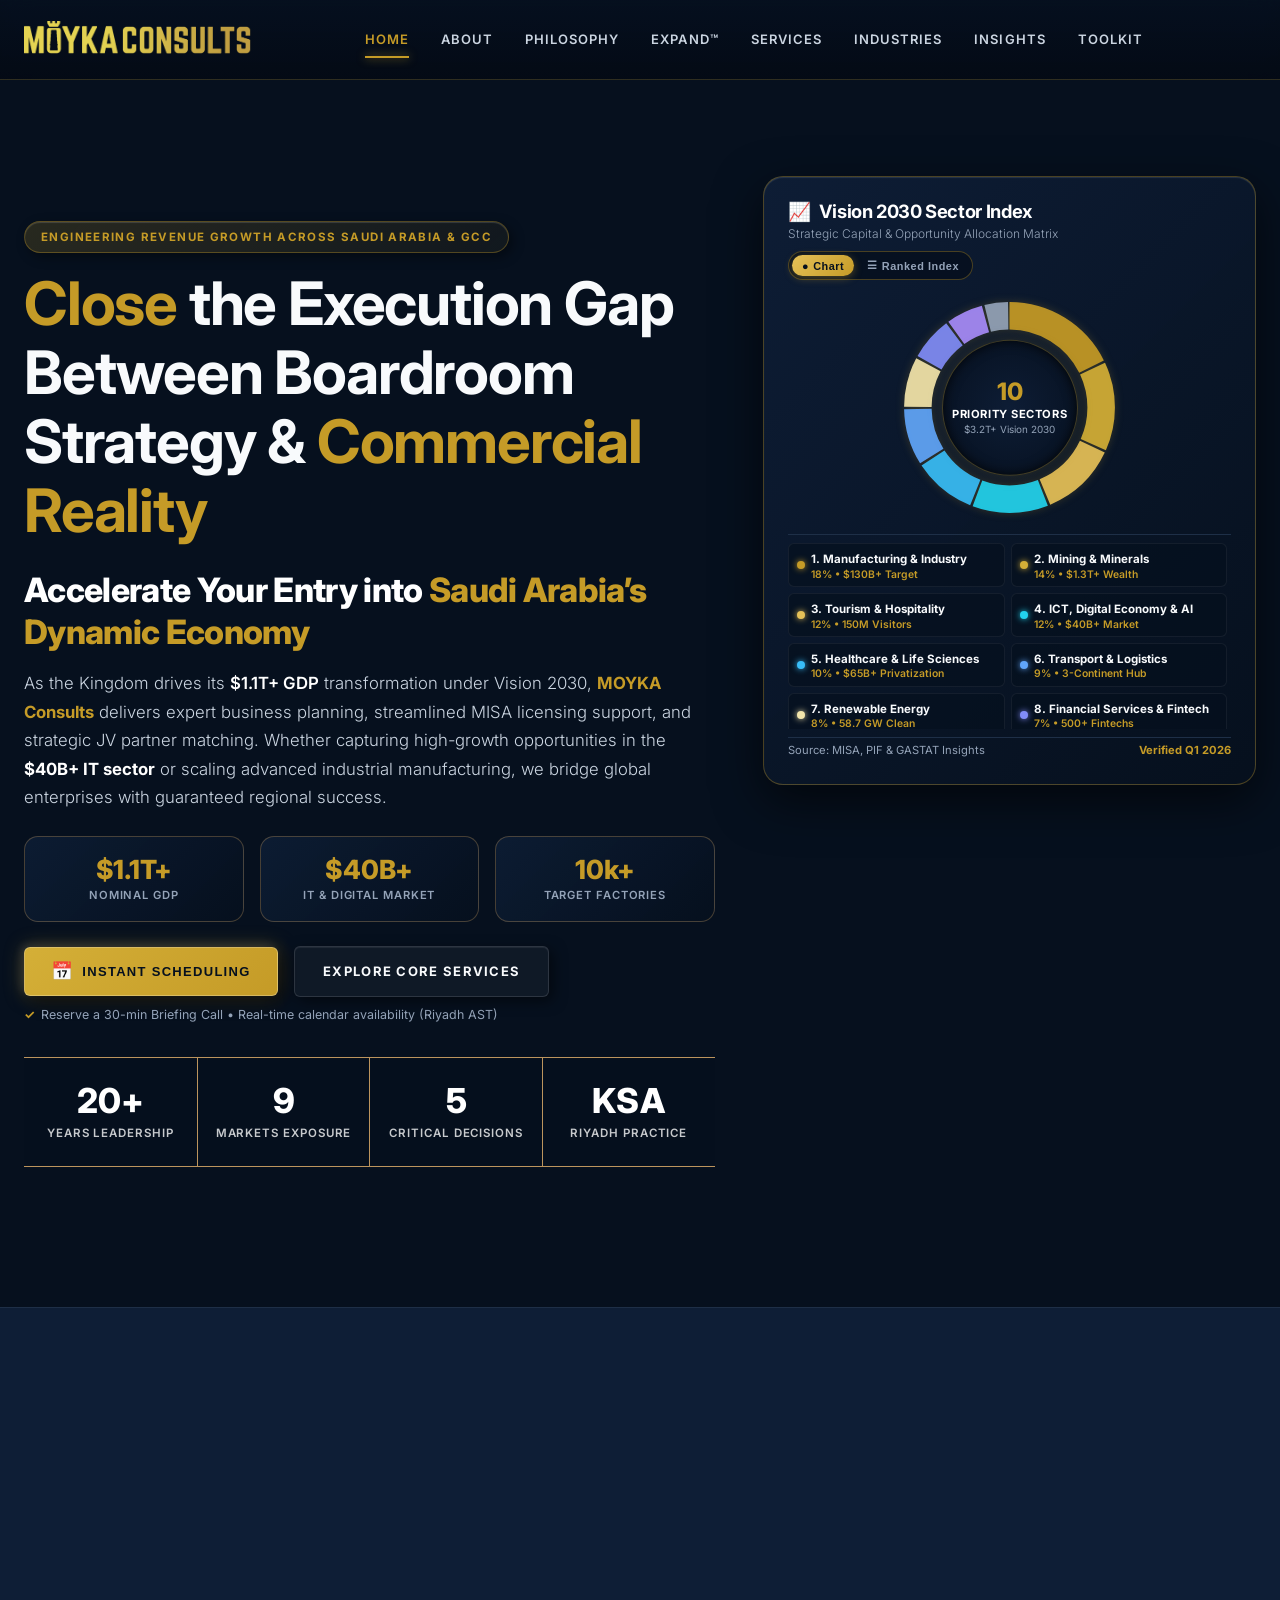
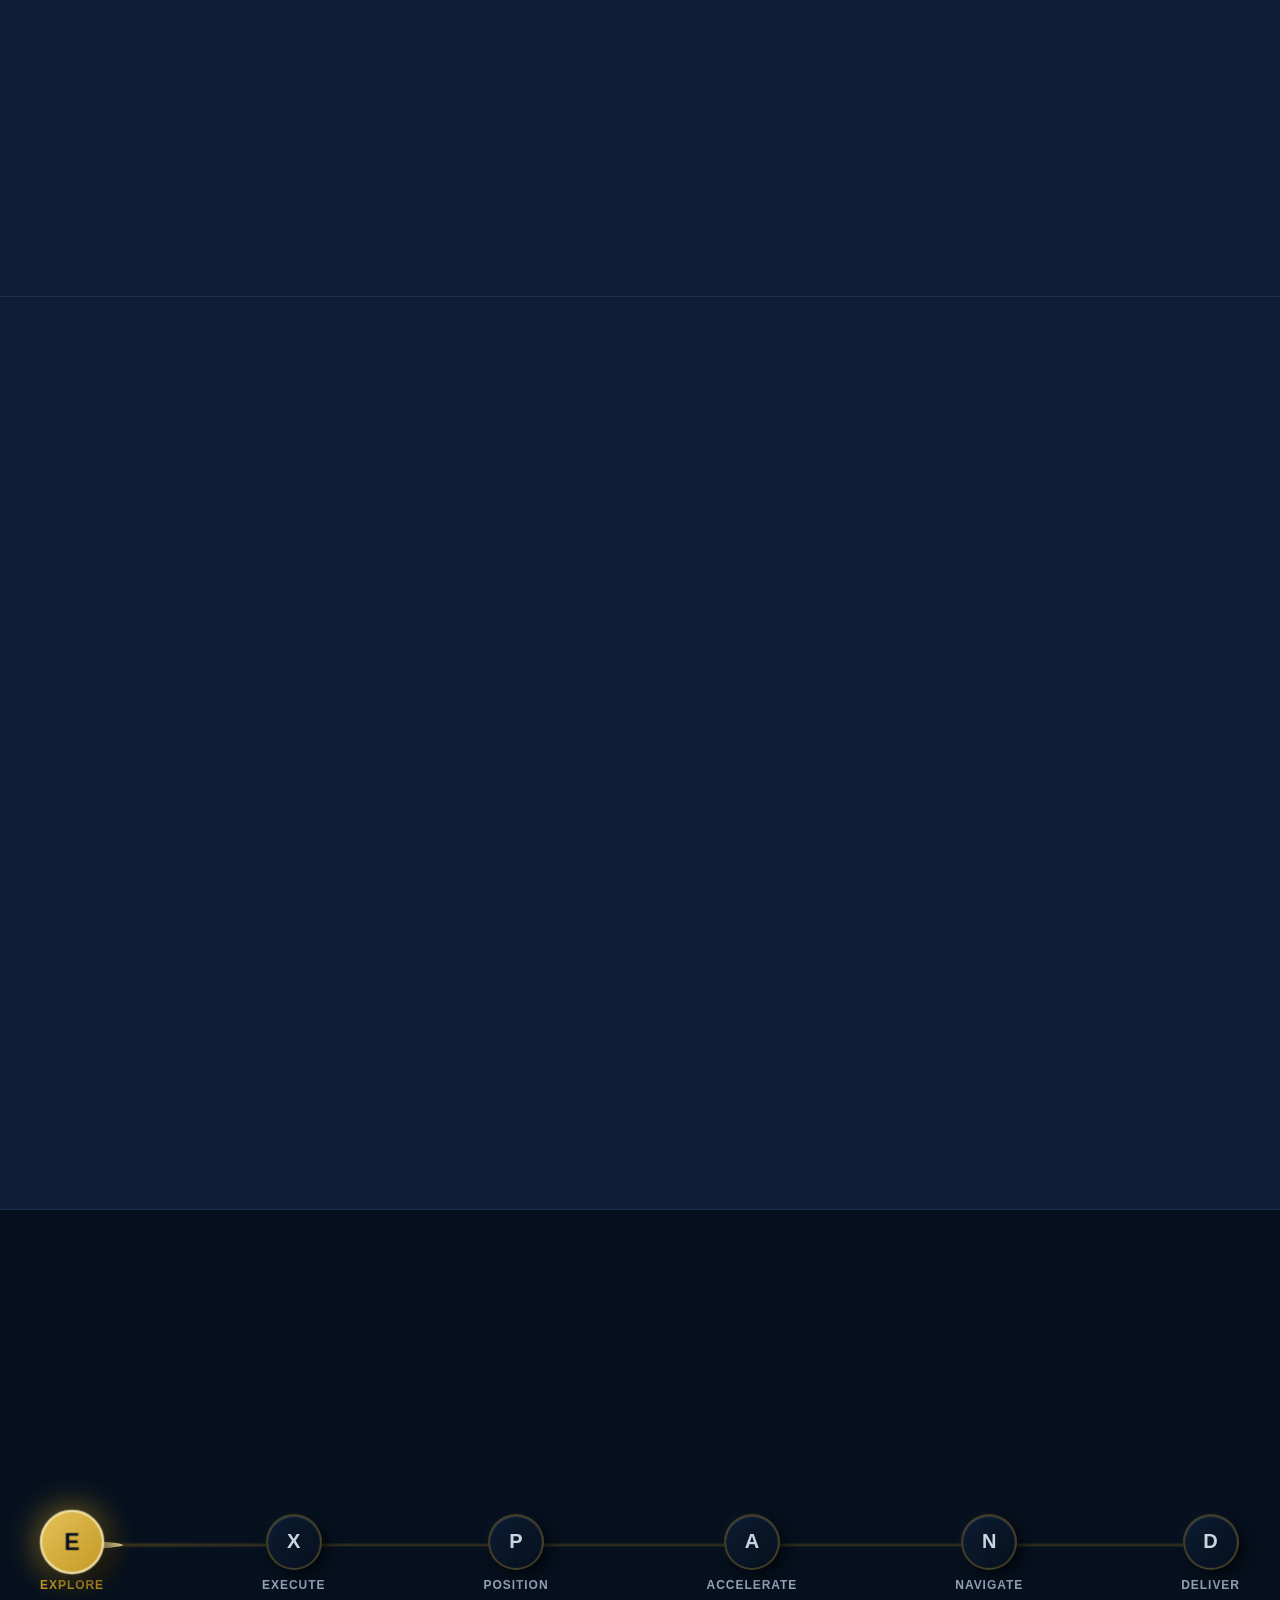
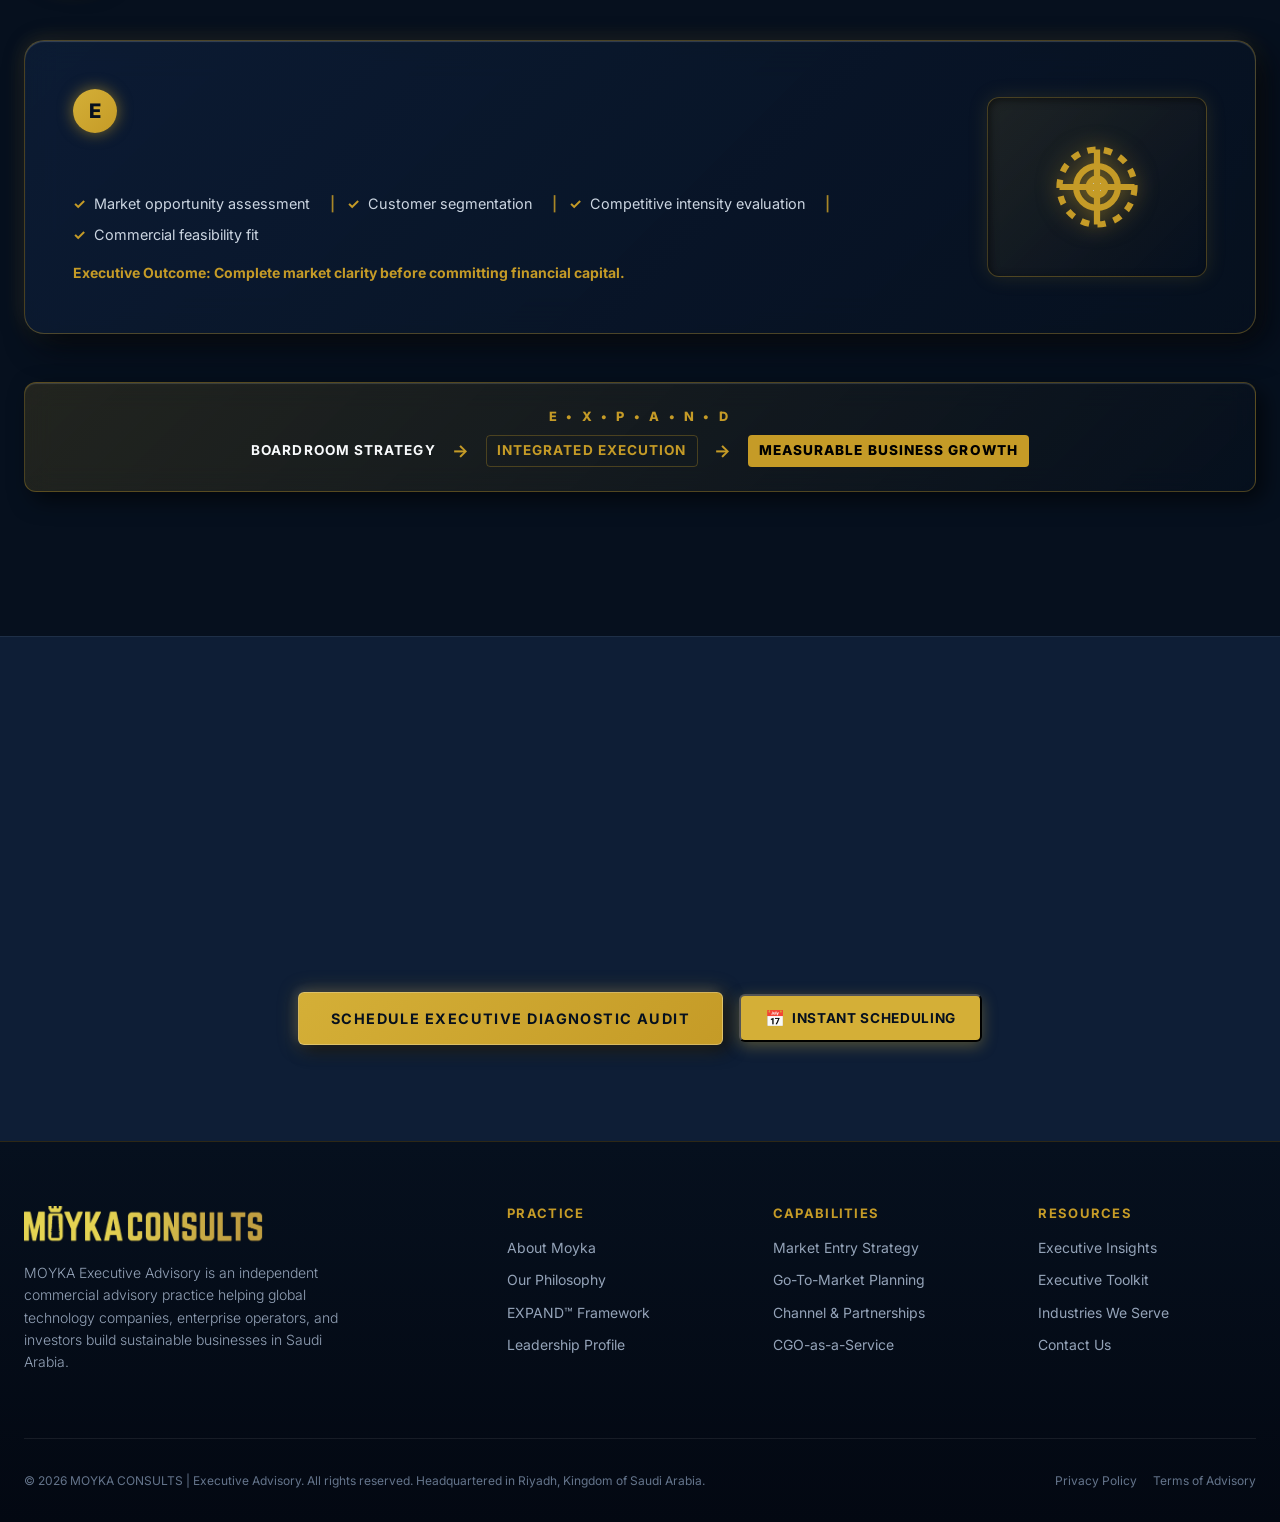
<file: index.html>
<!DOCTYPE html>
<html lang="en">
<head>
  <meta charset="UTF-8">
  <meta name="viewport" content="width=device-width, initial-scale=1.0">
  <title>MOYKA Executive Advisory | Saudi Arabia Expansion & Commercial Growth</title>
  <meta name="description" content="Independent Executive Advisory specialized in helping international technology, healthcare, and enterprise leaders enter, build, and scale commercial operations in Saudi Arabia.">
  
  <!-- Google Fonts: Inter & Playfair Display -->
  <link rel="preconnect" href="https://fonts.googleapis.com">
  <link rel="preconnect" href="https://fonts.gstatic.com" crossorigin>
  <link href="https://fonts.googleapis.com/css2?family=Inter:wght@300;400;500;600;700;800&family=Playfair+Display:ital,wght@0,500;0,600;0,700;1,400&display=swap" rel="stylesheet">
  
  <!-- Google Calendar Scheduling Button Stylesheet -->
  <link href="https://calendar.google.com/calendar/scheduling-button-script.css" rel="stylesheet">

  <!-- CSS Stylesheets with Cache-Busting -->
  <link rel="stylesheet" href="assets/css/variables.css?v=3.5">
  <link rel="stylesheet" href="assets/css/global.css?v=3.5">
  <link rel="stylesheet" href="assets/css/components.css?v=3.5">
  <link rel="stylesheet" href="assets/css/pages.css?v=3.5">

  <!-- Critical Scoped Styles for Vision 2030 Sector Index -->
  <style>
    .sector-index-card {
      margin-bottom: var(--space-xl, 2rem);
      background: linear-gradient(135deg, rgba(14, 30, 54, 0.96) 0%, rgba(6, 16, 30, 0.98) 100%) !important;
      backdrop-filter: blur(18px) saturate(180%);
      -webkit-backdrop-filter: blur(18px) saturate(180%);
      border: 1px solid rgba(197, 155, 39, 0.35) !important;
      box-shadow: 0 16px 48px rgba(0, 0, 0, 0.6), inset 0 1px 1px rgba(255, 255, 255, 0.12) !important;
      border-radius: 20px !important;
      padding: 1.5rem !important;
      position: relative;
      overflow: hidden;
      transform: none !important;
      animation: none !important;
      transition: none !important;
    }
    .sector-index-card *, .sector-index-card *:before, .sector-index-card *:after {
      animation: none !important;
    }
    .sector-index-header {
      display: flex;
      justify-content: space-between;
      align-items: flex-start;
      margin-bottom: 0.75rem;
      gap: 0.5rem;
      flex-wrap: wrap;
    }
    .sector-index-title-group h3 {
      font-size: 1.15rem;
      color: #FFFFFF;
      margin-bottom: 2px;
      display: flex;
      align-items: center;
      gap: 8px;
    }
    .sector-index-title-group p {
      font-size: 0.75rem;
      color: #94A3B8;
      margin-bottom: 0;
    }
    .sector-view-switcher {
      display: inline-flex;
      background: rgba(6, 16, 30, 0.85);
      border: 1px solid rgba(197, 155, 39, 0.35);
      border-radius: 9999px;
      padding: 3px;
      gap: 3px;
    }
    .sector-view-btn {
      background: transparent;
      border: none;
      color: #94A3B8;
      font-size: 0.68rem;
      font-weight: 700;
      padding: 4px 10px;
      border-radius: 9999px;
      cursor: pointer;
      transition: background-color 0.15s ease, color 0.15s ease;
      letter-spacing: 0.05em;
      display: flex;
      align-items: center;
      gap: 4px;
    }
    .sector-view-btn.is-active {
      background: linear-gradient(135deg, #E5C158 0%, #C59B27 100%) !important;
      color: #06101E !important;
      box-shadow: 0 2px 8px rgba(197, 155, 39, 0.4);
    }
    .sector-chart-wrapper {
      position: relative;
      width: 100%;
      height: 230px;
      display: flex;
      align-items: center;
      justify-content: center;
      margin: 4px 0 12px 0;
    }
    .sector-svg-arc {
      cursor: pointer;
      transition: stroke-width 0.15s ease, opacity 0.15s ease, filter 0.15s ease;
      opacity: 0.92;
    }
    .sector-svg-arc:hover, .sector-svg-arc.is-active {
      stroke-width: 30px !important;
      opacity: 1 !important;
      filter: drop-shadow(0 0 8px rgba(197, 155, 39, 0.85));
    }
    .sector-center-readout {
      position: absolute;
      top: 50%;
      left: 50%;
      transform: translate(-50%, -50%);
      text-align: center;
      pointer-events: none;
      width: 130px;
      display: flex;
      flex-direction: column;
      align-items: center;
      justify-content: center;
    }
    .sector-center-val {
      font-size: 1.5rem;
      font-weight: 800;
      color: #C59B27;
      line-height: 1;
    }
    .sector-center-name {
      font-size: 0.7rem;
      font-weight: 700;
      color: #FFFFFF;
      line-height: 1.2;
      margin-top: 4px;
      max-width: 124px;
      overflow: hidden;
      text-overflow: ellipsis;
      white-space: nowrap;
    }
    .sector-center-sub {
      font-size: 0.62rem;
      color: #94A3B8;
      line-height: 1.1;
      margin-top: 2px;
    }
    .sector-items-scroll {
      display: grid;
      grid-template-columns: repeat(2, 1fr);
      gap: 6px;
      max-height: 195px;
      overflow-y: auto;
      padding-right: 4px;
      margin-top: 4px;
      border-top: 1px solid #1E2F47;
      padding-top: 8px;
    }
    .sector-pill-item {
      display: flex;
      align-items: center;
      gap: 6px;
      padding: 6px 8px;
      background: rgba(6, 16, 30, 0.65);
      border: 1px solid rgba(255, 255, 255, 0.06);
      border-radius: 6px;
      cursor: pointer;
      transition: background-color 0.15s ease, border-color 0.15s ease;
      text-align: left;
    }
    .sector-pill-item:hover, .sector-pill-item.is-selected {
      background: rgba(197, 155, 39, 0.16) !important;
      border-color: rgba(197, 155, 39, 0.5) !important;
    }
    .sector-pill-dot {
      width: 8px;
      height: 8px;
      border-radius: 50%;
      flex-shrink: 0;
    }
    .sector-pill-info {
      flex: 1;
      min-width: 0;
    }
    .sector-pill-name {
      display: block;
      font-size: 0.72rem;
      font-weight: 700;
      color: #F8FAFC;
      white-space: nowrap;
      overflow: hidden;
      text-overflow: ellipsis;
    }
    .sector-pill-metric {
      display: block;
      font-size: 0.65rem;
      color: #C59B27;
      font-weight: 600;
      line-height: 1.1;
    }
    #sectorChartView.is-hidden {
      display: none !important;
    }
    #sectorChartView.is-active {
      display: block !important;
    }
    .sector-ranked-view {
      display: none;
      max-height: 420px;
      overflow-y: auto;
      padding-right: 4px;
      margin-top: 4px;
      border-top: 1px solid #1E2F47;
      padding-top: 8px;
    }
    #sectorRankedView.is-active,
    .sector-ranked-view.is-active {
      display: block !important;
    }
    #sectorRankedView.is-hidden,
    .sector-ranked-view.is-hidden {
      display: none !important;
    }
    .sector-ranked-row {
      display: flex;
      flex-direction: column;
      gap: 4px;
      padding: 8px 10px;
      background: rgba(6, 16, 30, 0.65);
      border: 1px solid rgba(255, 255, 255, 0.05);
      border-radius: 6px;
      margin-bottom: 6px;
      transition: background-color 0.15s ease, border-color 0.15s ease;
      cursor: pointer;
    }
    .sector-ranked-row:hover {
      background: rgba(197, 155, 39, 0.1);
      border-color: rgba(197, 155, 39, 0.35);
    }
    .sector-ranked-meta {
      display: flex;
      justify-content: space-between;
      align-items: center;
      font-size: 0.75rem;
    }
    .sector-ranked-name {
      font-weight: 700;
      color: #FFFFFF;
      display: flex;
      align-items: center;
      gap: 6px;
    }
    .sector-ranked-num {
      color: #C59B27;
      font-size: 0.7rem;
      font-weight: 800;
    }
    .sector-ranked-badge {
      font-size: 0.7rem;
      font-weight: 700;
      color: #C59B27;
    }
    .sector-ranked-bar-bg {
      width: 100%;
      height: 5px;
      background: rgba(255, 255, 255, 0.08);
      border-radius: 3px;
      overflow: hidden;
    }
    .sector-ranked-bar-fill {
      height: 100%;
      border-radius: 3px;
    }
    .sector-ranked-sub {
      display: flex;
      justify-content: space-between;
      font-size: 0.65rem;
      color: #94A3B8;
    }

    /* ==========================================================
       CRITICAL INLINE STYLES: KEY METRICS & MONTY STATS SECTION
       Ensures 100% immediate styling online regardless of CSS cache
       ========================================================== */
    .hero-metrics-row {
      display: grid !important;
      grid-template-columns: repeat(3, 1fr) !important;
      gap: var(--space-md, 1rem) !important;
      margin-bottom: var(--space-lg, 1.5rem) !important;
      box-sizing: border-box !important;
    }
    @media (max-width: 540px) {
      .hero-metrics-row {
        grid-template-columns: 1fr !important;
        gap: var(--space-sm, 0.75rem) !important;
      }
    }
    .hero-metric-card {
      position: relative !important;
      overflow: hidden !important;
      padding: 1.15rem 0.65rem !important;
      text-align: center !important;
      background: linear-gradient(135deg, rgba(14, 30, 54, 0.85), rgba(6, 16, 30, 0.92)) !important;
      border: 1px solid rgba(188, 148, 93, 0.35) !important;
      border-radius: 14px !important;
      box-sizing: border-box !important;
      cursor: default !important;
      opacity: 0;
      transform: translateY(14px);
      transition: opacity 0.55s cubic-bezier(0.16, 1, 0.3, 1),
                  transform 0.55s cubic-bezier(0.16, 1, 0.3, 1),
                  border-color 0.35s ease,
                  box-shadow 0.35s ease !important;
    }
    .hero-metrics-row.is-revealed .hero-metric-card,
    .hero-metrics-row:not(.js-anim) .hero-metric-card {
      opacity: 1 !important;
      transform: translateY(0) !important;
    }
    .hero-metrics-row.is-revealed .hero-metric-card:nth-child(1) { transition-delay: 0.05s; }
    .hero-metrics-row.is-revealed .hero-metric-card:nth-child(2) { transition-delay: 0.15s; }
    .hero-metrics-row.is-revealed .hero-metric-card:nth-child(3) { transition-delay: 0.25s; }

    /* Monty Holding Conic-Gradient Hover Sheen */
    .hero-metric-card::before, .stat-item::before {
      content: '' !important;
      position: absolute !important;
      inset: 0 !important;
      border-radius: inherit !important;
      background: conic-gradient(
        from 49deg at 73.96% -24.38%,
        #bc945d 0deg,
        #966f41 100.8deg,
        #c89b62 154.8deg,
        #efbd7c 201.6deg,
        #fecb86 226.8deg,
        #ecbb7a 255.6deg,
        #bf935c 313.2deg,
        #966f41 1turn
      ) !important;
      opacity: 0 !important;
      transition: opacity 0.35s cubic-bezier(0.16, 1, 0.3, 1) !important;
      z-index: 1 !important;
      pointer-events: none !important;
    }
    .hero-metric-card:hover::before, .stat-item:hover::before {
      opacity: 1 !important;
    }
    .hero-metric-card:hover {
      transform: translateY(-3px) !important;
      border-color: #BC945D !important;
      box-shadow: 0 10px 24px rgba(188, 148, 93, 0.25) !important;
      z-index: 2 !important;
    }
    .metric-number {
      position: relative !important;
      z-index: 2 !important;
      font-size: 1.65rem !important;
      font-weight: 800 !important;
      color: #C59B27 !important;
      line-height: 1 !important;
      letter-spacing: -0.01em !important;
      transition: color 0.3s ease, text-shadow 0.3s ease !important;
    }
    .hero-metric-card:hover .metric-number {
      color: #FFFFFF !important;
      text-shadow: 0 2px 10px rgba(0, 0, 0, 0.45) !important;
    }
    .metric-label {
      position: relative !important;
      z-index: 2 !important;
      font-size: 0.7rem !important;
      font-weight: 600 !important;
      color: #94A3B8 !important;
      text-transform: uppercase !important;
      letter-spacing: 0.08em !important;
      margin-top: 6px !important;
      line-height: 1.35 !important;
      transition: color 0.3s ease, text-shadow 0.3s ease !important;
    }
    .hero-metric-card:hover .metric-label {
      color: #FFFFFF !important;
      text-shadow: 0 1px 6px rgba(0, 0, 0, 0.4) !important;
    }

    /* Monty Holding Executive Stats Grid */
    .hero-stats-grid {
      display: grid !important;
      grid-template-columns: repeat(2, 1fr) !important;
      gap: 0 !important;
      margin-top: var(--space-xl, 2rem) !important;
      border-top: 1px solid #BC945D !important;
      border-bottom: 1px solid #BC945D !important;
      position: relative !important;
      background: rgba(6, 16, 30, 0.35) !important;
      box-sizing: border-box !important;
    }
    @media (min-width: 640px) {
      .hero-stats-grid {
        grid-template-columns: repeat(4, 1fr) !important;
      }
    }
    .stat-item {
      position: relative !important;
      text-align: center !important;
      padding: 1.5rem 0.75rem !important;
      display: flex !important;
      flex-direction: column !important;
      align-items: center !important;
      justify-content: center !important;
      cursor: default !important;
      overflow: hidden !important;
      box-sizing: border-box !important;
      opacity: 0;
      transform: translateY(14px);
      transition: opacity 0.55s cubic-bezier(0.16, 1, 0.3, 1),
                  transform 0.55s cubic-bezier(0.16, 1, 0.3, 1),
                  box-shadow 0.35s ease !important;
    }
    .hero-stats-grid.is-revealed .stat-item,
    .hero-stats-grid:not(.js-anim) .stat-item {
      opacity: 1 !important;
      transform: translateY(0) !important;
    }
    .hero-stats-grid.is-revealed .stat-item:nth-child(1) { transition-delay: 0.05s; }
    .hero-stats-grid.is-revealed .stat-item:nth-child(2) { transition-delay: 0.15s; }
    .hero-stats-grid.is-revealed .stat-item:nth-child(3) { transition-delay: 0.25s; }
    .hero-stats-grid.is-revealed .stat-item:nth-child(4) { transition-delay: 0.35s; }

    @media (min-width: 640px) {
      .stat-item:nth-child(2),
      .stat-item:nth-child(3),
      .stat-item:nth-child(4) {
        border-left: 1px solid #BC945D !important;
      }
    }
    @media (max-width: 639px) {
      .stat-item {
        padding: 1.25rem 0.4rem !important;
      }
      .stat-number {
        font-size: 1.75rem !important;
      }
      .stat-label {
        font-size: 0.65rem !important;
        letter-spacing: 0.04em !important;
        padding: 0 4px !important;
        word-break: normal !important;
      }
      .stat-item:nth-child(1) {
        border-right: 1px solid #BC945D !important;
        border-bottom: 1px solid #BC945D !important;
      }
      .stat-item:nth-child(2) {
        border-bottom: 1px solid #BC945D !important;
      }
      .stat-item:nth-child(3) {
        border-right: 1px solid #BC945D !important;
      }
    }
    .stat-item:hover {
      transform: translateY(-2px) !important;
      box-shadow: 0 10px 24px rgba(188, 148, 93, 0.22) !important;
      z-index: 2 !important;
    }
    .stat-number {
      position: relative !important;
      z-index: 2 !important;
      font-size: 2.15rem !important;
      font-weight: 800 !important;
      color: #FFFFFF !important;
      line-height: 1.1 !important;
      letter-spacing: -0.01em !important;
      transition: color 0.3s ease, text-shadow 0.3s ease !important;
    }
    .stat-item:hover .stat-number {
      color: #FFFFFF !important;
      text-shadow: 0 2px 10px rgba(0, 0, 0, 0.45) !important;
    }
    .stat-label {
      position: relative !important;
      z-index: 2 !important;
      font-size: 0.72rem !important;
      font-weight: 600 !important;
      color: rgba(255, 255, 255, 0.78) !important;
      text-transform: uppercase !important;
      letter-spacing: 0.08em !important;
      margin-top: 6px !important;
      line-height: 1.35 !important;
      transition: color 0.3s ease, text-shadow 0.3s ease !important;
    }
    .stat-item:hover .stat-label {
      color: #FFFFFF !important;
      text-shadow: 0 1px 6px rgba(0, 0, 0, 0.4) !important;
    }
    .stat-badge {
      letter-spacing: 0.04em !important;
    }
  </style>

  <!-- Inline Fail-Safe Switcher for Sector Index View Modes -->
  <script>
    function switchSectorView(viewMode) {
      try {
        var chartEl = document.getElementById('sectorChartView');
        var rankedEl = document.getElementById('sectorRankedView');
        var btnChart = document.getElementById('sectorBtnChart');
        var btnRanked = document.getElementById('sectorBtnRanked');

        if (viewMode === 'ranked') {
          if (chartEl) {
            chartEl.style.setProperty('display', 'none', 'important');
            chartEl.classList.add('is-hidden');
            chartEl.classList.remove('is-active');
          }
          if (rankedEl) {
            rankedEl.style.setProperty('display', 'block', 'important');
            rankedEl.classList.add('is-active');
            rankedEl.classList.remove('is-hidden');
          }
          if (btnChart) {
            btnChart.classList.remove('is-active');
            btnChart.setAttribute('aria-selected', 'false');
          }
          if (btnRanked) {
            btnRanked.classList.add('is-active');
            btnRanked.setAttribute('aria-selected', 'true');
          }
        } else {
          if (rankedEl) {
            rankedEl.style.setProperty('display', 'none', 'important');
            rankedEl.classList.remove('is-active');
            rankedEl.classList.add('is-hidden');
          }
          if (chartEl) {
            chartEl.style.setProperty('display', 'block', 'important');
            chartEl.classList.add('is-active');
            chartEl.classList.remove('is-hidden');
          }
          if (btnRanked) {
            btnRanked.classList.remove('is-active');
            btnRanked.setAttribute('aria-selected', 'false');
          }
          if (btnChart) {
            btnChart.classList.add('is-active');
            btnChart.setAttribute('aria-selected', 'true');
          }
        }
      } catch (err) {
        console.error('switchSectorView error:', err);
      }
    }
    window.switchSectorView = switchSectorView;
  </script>
</head>
<body>

  <!-- Sticky Executive Navigation Header -->
  <header class="site-header">
    <div class="container header-container">
      <!-- Main Brand Logo -->
      <a href="index.html" class="logo-brand" aria-label="MOYKA Executive Advisory Home">
        <img src="assets/images/moyka-logo.png" alt="MOYKA CONSULTS" style="height: 38px; width: auto; object-fit: contain;">
      </a>

      <nav class="nav-desktop" aria-label="Main Navigation">
        <a href="index.html" class="nav-link active">Home</a>
        <a href="about.html" class="nav-link">About</a>
        <a href="philosophy.html" class="nav-link">Philosophy</a>
        <a href="expand.html" class="nav-link">EXPAND&trade;</a>
        <a href="services.html" class="nav-link">Services</a>
        <a href="industries.html" class="nav-link">Industries</a>
        <a href="insights.html" class="nav-link">Insights</a>
        <a href="toolkit.html" class="nav-link">Toolkit</a>
      </nav>

      <!-- Top Right Logo & Action Area -->
      <div style="display: flex; align-items: center; gap: 1.25rem;">
        <a href="contact.html" class="btn btn-outline-gold" style="display: none; @media(min-width: 768px){display: inline-flex;}">Get Diagnostic Audit</a>
        <button type="button" class="mobile-menu-btn" id="mobile-menu-btn" aria-label="Toggle navigation drawer" aria-expanded="false">
          <span></span><span></span><span></span>
        </button>
      </div>
    </div>
  </header>

  <!-- Mobile Navigation Drawer -->
  <div class="mobile-drawer" id="mobile-drawer">
    <div style="display: flex; justify-content: center; margin-bottom: 1rem;">
      <img src="assets/images/moyka-logo.png" alt="MOYKA CONSULTS" style="height: 36px; width: auto;">
    </div>
    <a href="index.html" class="nav-link active">Home</a>
    <a href="about.html" class="nav-link">About Moyka</a>
    <a href="philosophy.html" class="nav-link">Our Philosophy</a>
    <a href="expand.html" class="nav-link">The EXPAND&trade; Framework</a>
    <a href="services.html" class="nav-link">Executive Services</a>
    <a href="industries.html" class="nav-link">Industries We Serve</a>
    <a href="insights.html" class="nav-link">Thought Leadership</a>
    <a href="toolkit.html" class="nav-link">Executive Toolkit</a>
    <a href="contact.html" class="btn btn-gold" style="margin-top: 1rem; width: 100%;">Book Advisory Call</a>
  </div>

  <main>
    <!-- 1. HERO SECTION -->
    <section class="bg-deep" style="padding-top: var(--space-4xl); padding-bottom: var(--space-4xl);">
      <div class="container hero-grid">
        <!-- Hero Content Left -->
        <div>
          <div class="badge-tag">
            <span>Engineering Revenue Growth Across Saudi Arabia & GCC</span>
          </div>

          <h1 class="hero-title">
            <span style="color: var(--color-brand-gold);">Close</span> the Execution Gap Between Boardroom Strategy &amp; <span style="color: var(--color-brand-gold);">Commercial Reality</span>
          </h1>

          <!-- SAUDI VISION 2030 MARKET INTELLIGENCE & ENTRY ACCELERATION SECTION -->
          <div style="margin-top: var(--space-lg); margin-bottom: var(--space-lg);">
            <h2 style="font-size: clamp(1.4rem, 2.8vw, 2.1rem); font-weight: 800; color: #FFFFFF; line-height: 1.25; margin-top: var(--space-xs); margin-bottom: var(--space-md);">
              Accelerate Your Entry into <span style="color: var(--color-brand-gold);">Saudi Arabia&rsquo;s Dynamic Economy</span>
            </h2>

            <!-- World-Class Business Analyst Hero Paragraph -->
            <p class="lead" style="font-size: 1.05rem; line-height: 1.7; color: var(--color-text-secondary); margin-bottom: var(--space-lg);">
              As the Kingdom drives its <strong style="color: #FFFFFF;">$1.1T+ GDP</strong> transformation under Vision 2030, <span style="color: var(--color-brand-gold); font-weight: 700;">MOYKA Consults</span> delivers expert business planning, streamlined MISA licensing support, and strategic JV partner matching. Whether capturing high-growth opportunities in the <span style="color: #FFFFFF; font-weight: 700;">$40B+ IT sector</span> or scaling advanced industrial manufacturing, we bridge global enterprises with guaranteed regional success.
            </p>

            <!-- Quick Key Metrics Cards Row - Monty Holding Style & Counter Animation -->
            <div class="hero-metrics-row">
              <div class="hero-metric-card">
                <div class="metric-number stat-counter" data-prefix="$" data-target="1.1" data-decimals="1" data-suffix="T+">$1.1T+</div>
                <div class="metric-label">Nominal GDP</div>
              </div>
              <div class="hero-metric-card">
                <div class="metric-number stat-counter" data-prefix="$" data-target="40" data-decimals="0" data-suffix="B+">$40B+</div>
                <div class="metric-label">IT &amp; Digital Market</div>
              </div>
              <div class="hero-metric-card">
                <div class="metric-number stat-counter" data-target="10" data-decimals="0" data-suffix="k+">10k+</div>
                <div class="metric-label">Target Factories</div>
              </div>
            </div>

            <!-- Call To Action Button Group -->
            <div style="display: flex; gap: var(--space-md); flex-wrap: wrap; margin-bottom: var(--space-sm); align-items: center;">
              <button type="button" class="btn btn-gold" data-open-calendar onclick="openCalendarModal()" aria-label="Instant Scheduling - Schedule Briefing Call" style="cursor: pointer; padding: 13px 26px; display: inline-flex; align-items: center; gap: 8px;">
                <span style="font-size: 1.1rem;">&#128197;</span>
                <span style="font-weight: 700;">Instant Scheduling</span>
              </button>
              <a href="#services" class="btn btn-ghost">
                <span>Explore Core Services</span>
              </a>
            </div>
            <div style="font-size: 0.78rem; color: var(--color-text-muted); margin-bottom: var(--space-xl); display: flex; align-items: center; gap: 6px;">
              <span style="color: var(--color-brand-gold); font-weight: 700;">&#10003;</span>
              <span>Reserve a 30-min Briefing Call &bull; Real-time calendar availability (Riyadh AST)</span>
            </div>
          </div>

          <!-- Micro Proof Stats Bar - Monty Holding Style & Animation -->
          <div class="hero-stats-grid">
            <div class="stat-item">
              <div class="stat-number stat-counter" data-target="20" data-suffix="+">20+</div>
              <div class="stat-label">Years Leadership</div>
            </div>
            <div class="stat-item">
              <div class="stat-number stat-counter" data-target="9" data-suffix="">9</div>
              <div class="stat-label">Markets Exposure</div>
            </div>
            <div class="stat-item">
              <div class="stat-number stat-counter" data-target="6" data-suffix="">6</div>
              <div class="stat-label">Critical Decisions</div>
            </div>
            <div class="stat-item">
              <div class="stat-number stat-badge">KSA</div>
              <div class="stat-label">Riyadh Practice</div>
            </div>
          </div>
        </div>

        <!-- Hero Right Column: Vision 2030 Sector Chart + Founder Mandate Preview -->
        <div>
          <!-- Vision 2030 Sector Index Interactive Dashboard Card (10 Sectors) -->
          <div class="sector-index-card no-anim no-tilt">
            <!-- Card Header & Switcher -->
            <div class="sector-index-header">
              <div class="sector-index-title-group">
                <h3>
                  <span style="color: var(--color-brand-gold); font-size: 1.15rem;">&#128200;</span> Vision 2030 Sector Index
                </h3>
                <p>Strategic Capital &amp; Opportunity Allocation Matrix</p>
              </div>
              <div class="sector-index-top-actions">
                <div class="sector-view-switcher" role="tablist" aria-label="Sector Index View Modes">
                  <button type="button" id="sectorBtnChart" class="sector-view-btn is-active" data-view="chart" role="tab" aria-selected="true" aria-controls="sectorChartView" onclick="switchSectorView('chart')">
                    <span>&#9679;</span> Chart
                  </button>
                  <button type="button" id="sectorBtnRanked" class="sector-view-btn" data-view="ranked" role="tab" aria-selected="false" aria-controls="sectorRankedView" onclick="switchSectorView('ranked')">
                    <span>&#9776;</span> Ranked Index
                  </button>
                </div>
              </div>
            </div>

            <!-- VIEW 1: Interactive Chart + Sector Grid -->
            <div id="sectorChartView">
              <!-- Precision Vector SVG Doughnut Chart with Dynamic Center Callout -->
              <div class="sector-chart-wrapper">
                <svg class="sector-chart-svg" viewBox="0 0 240 240" style="width: 275px; height: 275px; max-width: 100%; aspect-ratio: 1 / 1; overflow: visible; display: block; margin: 0 auto;">
                  <!-- 01: Manufacturing & Industry (18%) -->
                  <circle class="sector-svg-arc" data-index="0" cx="120" cy="120" r="80" fill="none" stroke="#C59B27" stroke-width="24" stroke-dasharray="88.48 414.18" stroke-dashoffset="0" transform="rotate(-90 120 120)"></circle>
                  <!-- 02: Mining & Minerals (14%) -->
                  <circle class="sector-svg-arc" data-index="1" cx="120" cy="120" r="80" fill="none" stroke="#D4AF37" stroke-width="24" stroke-dasharray="68.37 434.28" stroke-dashoffset="-90.48" transform="rotate(-90 120 120)"></circle>
                  <!-- 03: Tourism & Hospitality (12%) -->
                  <circle class="sector-svg-arc" data-index="2" cx="120" cy="120" r="80" fill="none" stroke="#E5C158" stroke-width="24" stroke-dasharray="58.32 444.34" stroke-dashoffset="-160.85" transform="rotate(-90 120 120)"></circle>
                  <!-- 04: ICT, Digital Economy & AI (12%) -->
                  <circle class="sector-svg-arc" data-index="3" cx="120" cy="120" r="80" fill="none" stroke="#22D3EE" stroke-width="24" stroke-dasharray="58.32 444.34" stroke-dashoffset="-221.17" transform="rotate(-90 120 120)"></circle>
                  <!-- 05: Healthcare & Life Sciences (10%) -->
                  <circle class="sector-svg-arc" data-index="4" cx="120" cy="120" r="80" fill="none" stroke="#38BDF8" stroke-width="24" stroke-dasharray="48.27 454.39" stroke-dashoffset="-281.49" transform="rotate(-90 120 120)"></circle>
                  <!-- 06: Transport & Logistics (9%) -->
                  <circle class="sector-svg-arc" data-index="5" cx="120" cy="120" r="80" fill="none" stroke="#60A5FA" stroke-width="24" stroke-dasharray="43.24 459.42" stroke-dashoffset="-331.75" transform="rotate(-90 120 120)"></circle>
                  <!-- 07: Renewable Energy (8%) -->
                  <circle class="sector-svg-arc" data-index="6" cx="120" cy="120" r="80" fill="none" stroke="#F3E5AB" stroke-width="24" stroke-dasharray="38.21 464.44" stroke-dashoffset="-376.99" transform="rotate(-90 120 120)"></circle>
                  <!-- 08: Financial Services & Fintech (7%) -->
                  <circle class="sector-svg-arc" data-index="7" cx="120" cy="120" r="80" fill="none" stroke="#818CF8" stroke-width="24" stroke-dasharray="33.19 469.47" stroke-dashoffset="-417.20" transform="rotate(-90 120 120)"></circle>
                  <!-- 09: Real Estate & Giga-Projects (6%) -->
                  <circle class="sector-svg-arc" data-index="8" cx="120" cy="120" r="80" fill="none" stroke="#A78BFA" stroke-width="24" stroke-dasharray="28.16 474.50" stroke-dashoffset="-452.39" transform="rotate(-90 120 120)"></circle>
                  <!-- 10: Agriculture & Food Security (4%) -->
                  <circle class="sector-svg-arc" data-index="9" cx="120" cy="120" r="80" fill="none" stroke="#94A3B8" stroke-width="24" stroke-dasharray="18.11 484.55" stroke-dashoffset="-482.55" transform="rotate(-90 120 120)"></circle>
                </svg>
                <!-- Dynamic Center Readout -->
                <div class="sector-center-readout" id="sectorCenterReadout">
                  <span class="sector-center-val" id="sectorCenterVal">10</span>
                  <span class="sector-center-name" id="sectorCenterName">PRIORITY SECTORS</span>
                  <span class="sector-center-sub" id="sectorCenterSub">$3.2T+ Vision 2030</span>
                </div>
              </div>

              <!-- 10-Sector Interactive Grid with Live Focus Data -->
              <div class="sector-items-scroll">
                <!-- 01. Manufacturing & Industry -->
                <div class="sector-pill-item" data-sector-index="0" title="Click or hover to inspect Manufacturing & Industry">
                  <span class="sector-pill-dot" style="background: #C59B27; box-shadow: 0 0 6px #C59B27;"></span>
                  <div class="sector-pill-info">
                    <span class="sector-pill-name">1. Manufacturing &amp; Industry</span>
                    <span class="sector-pill-metric">18% &bull; $130B+ Target</span>
                  </div>
                </div>

                <!-- 02. Mining & Minerals -->
                <div class="sector-pill-item" data-sector-index="1" title="Click or hover to inspect Mining & Minerals">
                  <span class="sector-pill-dot" style="background: #D4AF37; box-shadow: 0 0 6px #D4AF37;"></span>
                  <div class="sector-pill-info">
                    <span class="sector-pill-name">2. Mining &amp; Minerals</span>
                    <span class="sector-pill-metric">14% &bull; $1.3T+ Wealth</span>
                  </div>
                </div>

                <!-- 03. Tourism & Hospitality -->
                <div class="sector-pill-item" data-sector-index="2" title="Click or hover to inspect Tourism & Hospitality">
                  <span class="sector-pill-dot" style="background: #E5C158; box-shadow: 0 0 6px #E5C158;"></span>
                  <div class="sector-pill-info">
                    <span class="sector-pill-name">3. Tourism &amp; Hospitality</span>
                    <span class="sector-pill-metric">12% &bull; 150M Visitors</span>
                  </div>
                </div>

                <!-- 04. ICT, Digital Economy & AI -->
                <div class="sector-pill-item" data-sector-index="3" title="Click or hover to inspect ICT, Digital Economy & AI">
                  <span class="sector-pill-dot" style="background: #22D3EE; box-shadow: 0 0 6px #22D3EE;"></span>
                  <div class="sector-pill-info">
                    <span class="sector-pill-name">4. ICT, Digital Economy &amp; AI</span>
                    <span class="sector-pill-metric">12% &bull; $40B+ Market</span>
                  </div>
                </div>

                <!-- 05. Healthcare & Life Sciences -->
                <div class="sector-pill-item" data-sector-index="4" title="Click or hover to inspect Healthcare & Life Sciences">
                  <span class="sector-pill-dot" style="background: #38BDF8; box-shadow: 0 0 6px #38BDF8;"></span>
                  <div class="sector-pill-info">
                    <span class="sector-pill-name">5. Healthcare &amp; Life Sciences</span>
                    <span class="sector-pill-metric">10% &bull; $65B+ Privatization</span>
                  </div>
                </div>

                <!-- 06. Transport & Logistics -->
                <div class="sector-pill-item" data-sector-index="5" title="Click or hover to inspect Transport & Logistics">
                  <span class="sector-pill-dot" style="background: #60A5FA; box-shadow: 0 0 6px #60A5FA;"></span>
                  <div class="sector-pill-info">
                    <span class="sector-pill-name">6. Transport &amp; Logistics</span>
                    <span class="sector-pill-metric">9% &bull; 3-Continent Hub</span>
                  </div>
                </div>

                <!-- 07. Renewable Energy -->
                <div class="sector-pill-item" data-sector-index="6" title="Click or hover to inspect Renewable Energy">
                  <span class="sector-pill-dot" style="background: #F3E5AB; box-shadow: 0 0 6px #F3E5AB;"></span>
                  <div class="sector-pill-info">
                    <span class="sector-pill-name">7. Renewable Energy</span>
                    <span class="sector-pill-metric">8% &bull; 58.7 GW Clean</span>
                  </div>
                </div>

                <!-- 08. Financial Services & Fintech -->
                <div class="sector-pill-item" data-sector-index="7" title="Click or hover to inspect Financial Services & Fintech">
                  <span class="sector-pill-dot" style="background: #818CF8; box-shadow: 0 0 6px #818CF8;"></span>
                  <div class="sector-pill-info">
                    <span class="sector-pill-name">8. Financial Services &amp; Fintech</span>
                    <span class="sector-pill-metric">7% &bull; 500+ Fintechs</span>
                  </div>
                </div>

                <!-- 09. Real Estate & Giga-Projects -->
                <div class="sector-pill-item" data-sector-index="8" title="Click or hover to inspect Real Estate & Giga-Projects">
                  <span class="sector-pill-dot" style="background: #A78BFA; box-shadow: 0 0 6px #A78BFA;"></span>
                  <div class="sector-pill-info">
                    <span class="sector-pill-name">9. Real Estate &amp; Giga-Projects</span>
                    <span class="sector-pill-metric">6% &bull; $1.25T+ Pipeline</span>
                  </div>
                </div>

                <!-- 10. Agriculture & Food Security -->
                <div class="sector-pill-item" data-sector-index="9" title="Click or hover to inspect Agriculture & Food Security">
                  <span class="sector-pill-dot" style="background: #94A3B8; box-shadow: 0 0 6px #94A3B8;"></span>
                  <div class="sector-pill-info">
                    <span class="sector-pill-name">10. Agriculture &amp; Food Security</span>
                    <span class="sector-pill-metric">4% &bull; $20B+ Agritech</span>
                  </div>
                </div>
              </div>
            </div>

            <!-- VIEW 2: Ranked Index Breakdown (Progress Bars) -->
            <div id="sectorRankedView" class="sector-ranked-view">
              <!-- 1. Manufacturing & Industry -->
              <div class="sector-ranked-row">
                <div class="sector-ranked-meta">
                  <span class="sector-ranked-name"><span class="sector-ranked-num">01</span> Manufacturing &amp; Industry</span>
                  <span class="sector-ranked-badge">18% Focus</span>
                </div>
                <div class="sector-ranked-bar-bg">
                  <div class="sector-ranked-bar-fill" style="width: 100%; background: #C59B27;"></div>
                </div>
                <div class="sector-ranked-sub">
                  <span>10k+ Advanced Factories &bull; NIDLP Program</span>
                  <span style="color: #FFFFFF; font-weight: 700;">$130B+ Target</span>
                </div>
              </div>

              <!-- 2. Mining & Minerals -->
              <div class="sector-ranked-row">
                <div class="sector-ranked-meta">
                  <span class="sector-ranked-name"><span class="sector-ranked-num">02</span> Mining &amp; Minerals</span>
                  <span class="sector-ranked-badge">14% Focus</span>
                </div>
                <div class="sector-ranked-bar-bg">
                  <div class="sector-ranked-bar-fill" style="width: 78%; background: #D4AF37;"></div>
                </div>
                <div class="sector-ranked-sub">
                  <span>Arabian Shield Phosphate &bull; 3rd Pillar</span>
                  <span style="color: #FFFFFF; font-weight: 700;">$1.3T+ Wealth</span>
                </div>
              </div>

              <!-- 3. Tourism & Hospitality -->
              <div class="sector-ranked-row">
                <div class="sector-ranked-meta">
                  <span class="sector-ranked-name"><span class="sector-ranked-num">03</span> Tourism &amp; Hospitality</span>
                  <span class="sector-ranked-badge">12% Focus</span>
                </div>
                <div class="sector-ranked-bar-bg">
                  <div class="sector-ranked-bar-fill" style="width: 67%; background: #E5C158;"></div>
                </div>
                <div class="sector-ranked-sub">
                  <span>Red Sea Global, AlUla &bull; 150M Visitors</span>
                  <span style="color: #FFFFFF; font-weight: 700;">$810B+ Target</span>
                </div>
              </div>

              <!-- 4. ICT, Digital Economy & AI -->
              <div class="sector-ranked-row">
                <div class="sector-ranked-meta">
                  <span class="sector-ranked-name"><span class="sector-ranked-num">04</span> ICT, Digital Economy &amp; AI</span>
                  <span class="sector-ranked-badge">12% Focus</span>
                </div>
                <div class="sector-ranked-bar-bg">
                  <div class="sector-ranked-bar-fill" style="width: 67%; background: #22D3EE;"></div>
                </div>
                <div class="sector-ranked-sub">
                  <span>Regional Cloud &bull; GenAI Hub &bull; LEAP</span>
                  <span style="color: #FFFFFF; font-weight: 700;">$40B+ Market</span>
                </div>
              </div>

              <!-- 5. Healthcare & Life Sciences -->
              <div class="sector-ranked-row">
                <div class="sector-ranked-meta">
                  <span class="sector-ranked-name"><span class="sector-ranked-num">05</span> Healthcare &amp; Life Sciences</span>
                  <span class="sector-ranked-badge">10% Focus</span>
                </div>
                <div class="sector-ranked-bar-bg">
                  <div class="sector-ranked-bar-fill" style="width: 56%; background: #38BDF8;"></div>
                </div>
                <div class="sector-ranked-sub">
                  <span>National Biotech &bull; SEHA Digital Health</span>
                  <span style="color: #FFFFFF; font-weight: 700;">$65B+ Privatization</span>
                </div>
              </div>

              <!-- 6. Transport & Logistics -->
              <div class="sector-ranked-row">
                <div class="sector-ranked-meta">
                  <span class="sector-ranked-name"><span class="sector-ranked-num">06</span> Transport &amp; Logistics</span>
                  <span class="sector-ranked-badge">9% Focus</span>
                </div>
                <div class="sector-ranked-bar-bg">
                  <div class="sector-ranked-bar-fill" style="width: 50%; background: #60A5FA;"></div>
                </div>
                <div class="sector-ranked-sub">
                  <span>3-Continent Hub &bull; NTLS &bull; Riyadh Air</span>
                  <span style="color: #FFFFFF; font-weight: 700;">$100B+ Pipeline</span>
                </div>
              </div>

              <!-- 7. Renewable Energy -->
              <div class="sector-ranked-row">
                <div class="sector-ranked-meta">
                  <span class="sector-ranked-name"><span class="sector-ranked-num">07</span> Renewable Energy</span>
                  <span class="sector-ranked-badge">8% Focus</span>
                </div>
                <div class="sector-ranked-bar-bg">
                  <div class="sector-ranked-bar-fill" style="width: 44%; background: #F3E5AB;"></div>
                </div>
                <div class="sector-ranked-sub">
                  <span>50% Clean Energy &bull; NEOM Green H2</span>
                  <span style="color: #FFFFFF; font-weight: 700;">58.7 GW Clean</span>
                </div>
              </div>

              <!-- 8. Financial Services & Fintech -->
              <div class="sector-ranked-row">
                <div class="sector-ranked-meta">
                  <span class="sector-ranked-name"><span class="sector-ranked-num">08</span> Financial Services &amp; Fintech</span>
                  <span class="sector-ranked-badge">7% Focus</span>
                </div>
                <div class="sector-ranked-bar-bg">
                  <div class="sector-ranked-bar-fill" style="width: 39%; background: #818CF8;"></div>
                </div>
                <div class="sector-ranked-sub">
                  <span>SAMA Open Banking &bull; 70% Non-Cash</span>
                  <span style="color: #FFFFFF; font-weight: 700;">500+ Fintechs</span>
                </div>
              </div>

              <!-- 9. Real Estate & Giga-Projects -->
              <div class="sector-ranked-row">
                <div class="sector-ranked-meta">
                  <span class="sector-ranked-name"><span class="sector-ranked-num">09</span> Real Estate &amp; Giga-Projects</span>
                  <span class="sector-ranked-badge">6% Focus</span>
                </div>
                <div class="sector-ranked-bar-bg">
                  <div class="sector-ranked-bar-fill" style="width: 33%; background: #A78BFA;"></div>
                </div>
                <div class="sector-ranked-sub">
                  <span>NEOM, Qiddiya, New Murabba, ROSHN</span>
                  <span style="color: #FFFFFF; font-weight: 700;">$1.25T+ Pipeline</span>
                </div>
              </div>

              <!-- 10. Agriculture & Food Security -->
              <div class="sector-ranked-row">
                <div class="sector-ranked-meta">
                  <span class="sector-ranked-name"><span class="sector-ranked-num">10</span> Agriculture &amp; Food Security</span>
                  <span class="sector-ranked-badge">4% Focus</span>
                </div>
                <div class="sector-ranked-bar-bg">
                  <div class="sector-ranked-bar-fill" style="width: 22%; background: #94A3B8;"></div>
                </div>
                <div class="sector-ranked-sub">
                  <span>Sustainable Agritech &bull; Desalination</span>
                  <span style="color: #FFFFFF; font-weight: 700;">$20B+ Agritech</span>
                </div>
              </div>
            </div>

            <!-- Card Bottom Source / Verified Status -->
            <div style="margin-top: var(--space-sm); padding-top: var(--space-xs); border-top: 1px solid var(--color-brand-border); display: flex; justify-content: space-between; align-items: center; font-size: 0.7rem; color: var(--color-text-muted);">
              <span>Source: MISA, PIF &amp; GASTAT Insights</span>
              <span style="color: var(--color-brand-gold); font-weight: 700;">Verified Q1 2026</span>
            </div>
          </div>

          <div class="card-executive card-gold-accent" style="box-shadow: var(--shadow-lg);">
            <div style="display: flex; justify-content: space-between; align-items: center; margin-bottom: var(--space-md);">
              <span class="badge-tag">PRACTITIONER MANDATE</span>
              <img src="assets/images/moyka-logo.png" alt="MOYKA Logo" style="height: 24px; width: auto;">
            </div>
            <h3 style="font-size: 1.25rem; margin-bottom: var(--space-sm);">Boutique Advisory Engineered for Sustainable EBITDA Impact</h3>
            <p class="font-serif" style="font-style: italic; color: var(--color-text-secondary); line-height: 1.7;">
              "Every operational recommendation must earn its place through objective argument and verifiable metrics. We reject corporate buzzwords in favor of rigorous commercial performance."
            </p>

            <div style="display: flex; align-items: center; gap: var(--space-md); margin-top: var(--space-lg); padding-top: var(--space-md); border-top: 1px solid var(--color-brand-border);">
              <!-- Official Founder Photo Seamless Thumbnail -->
              <div style="width: 60px; height: 60px; border-radius: 50%; overflow: hidden; border: 1.5px solid var(--color-brand-gold); shrink: 0;">
                <img src="assets/images/founder-full.jpg" alt="Muhammad Obaid Yar Khan Afridi" style="width: 100%; height: 100%; object-fit: cover; object-position: top center;">
              </div>
              <div>
                <h4 style="font-size: 0.95rem; margin-bottom: 2px;">Muhammad Obaid Yar Khan Afridi</h4>
                <p style="font-size: 0.75rem; color: var(--color-brand-gold); margin-bottom: 0; text-transform: uppercase; letter-spacing: 0.08em; font-weight: 700;">Practice Lead, Founder & CEO</p>
              </div>
            </div>
          </div>
        </div>
      </div>
    </section>

    <!-- 2. CORE ADVISORY PILLARS - END-TO-END MARKET ENTRY SOLUTIONS -->
    <section id="services" class="bg-slate section-border-top" style="padding-top: var(--space-3xl); padding-bottom: var(--space-3xl);">
      <div class="container">
        <div class="text-center container-narrow" style="margin-bottom: var(--space-2xl);">
          <span class="badge-tag">EXPERT ADVISORY PILLARS</span>
          <h2 style="margin-top: var(--space-md);">End-to-End Market Entry Solutions</h2>
          <p class="lead">We combine rigorous analytics with local regulatory mastery to navigate Saudi Arabia's high-potential business ecosystems.</p>
        </div>

        <div class="grid-3col">
          <!-- Service 1 -->
          <div class="card-executive" style="justify-content: space-between;">
            <div>
              <div style="width: 52px; height: 52px; border-radius: var(--radius-md); background: rgba(197, 155, 39, 0.12); border: 1px solid rgba(197, 155, 39, 0.3); color: var(--color-brand-gold); display: flex; align-items: center; justify-content: center; font-size: 1.5rem; margin-bottom: var(--space-md);">
                &#128179;
              </div>
              <h3 style="font-size: 1.25rem; margin-bottom: var(--space-xs);">Comprehensive Business Planning</h3>
              <p style="font-size: 0.9rem; color: var(--color-text-secondary); line-height: 1.6; margin-bottom: var(--space-lg);">
                Tailored financial modeling, feasibility studies, and strategic roadmaps specifically aligned with Saudi Vision 2030 procurement tenders and economic city standards.
              </p>
            </div>
            <div style="padding-top: var(--space-md); border-top: 1px solid var(--color-brand-border); font-size: 0.78rem; font-weight: 700; color: var(--color-brand-gold); display: flex; align-items: center; justify-content: space-between;">
              <span>SIDF &amp; Funding Alignment</span>
              <span>&rarr;</span>
            </div>
          </div>

          <!-- Service 2 -->
          <div class="card-executive" style="justify-content: space-between;">
            <div>
              <div style="width: 52px; height: 52px; border-radius: var(--radius-md); background: rgba(197, 155, 39, 0.12); border: 1px solid rgba(197, 155, 39, 0.3); color: var(--color-brand-gold); display: flex; align-items: center; justify-content: center; font-size: 1.5rem; margin-bottom: var(--space-md);">
                &#128220;
              </div>
              <h3 style="font-size: 1.25rem; margin-bottom: var(--space-xs);">MISA Related Support</h3>
              <p style="font-size: 0.9rem; color: var(--color-text-secondary); line-height: 1.6; margin-bottom: var(--space-lg);">
                Seamless navigation through Ministry of Investment (MISA) licensing, commercial registration, regional headquarters (RHQ) setups, and regulatory compliance.
              </p>
            </div>
            <div style="padding-top: var(--space-md); border-top: 1px solid var(--color-brand-border); font-size: 0.78rem; font-weight: 700; color: var(--color-brand-gold); display: flex; align-items: center; justify-content: space-between;">
              <span>Fast-Track Approvals</span>
              <span>&rarr;</span>
            </div>
          </div>

          <!-- Service 3 -->
          <div class="card-executive" style="justify-content: space-between;">
            <div>
              <div style="width: 52px; height: 52px; border-radius: var(--radius-md); background: rgba(197, 155, 39, 0.12); border: 1px solid rgba(197, 155, 39, 0.3); color: var(--color-brand-gold); display: flex; align-items: center; justify-content: center; font-size: 1.5rem; margin-bottom: var(--space-md);">
                &#129309;
              </div>
              <h3 style="font-size: 1.25rem; margin-bottom: var(--space-xs);">JV Partners Matching</h3>
              <p style="font-size: 0.9rem; color: var(--color-text-secondary); line-height: 1.6; margin-bottom: var(--space-lg);">
                Connecting international tech firms and advanced manufacturers with vetted local Saudi conglomerates, sovereign funds, and strategic joint-venture partners.
              </p>
            </div>
            <div style="padding-top: var(--space-md); border-top: 1px solid var(--color-brand-border); font-size: 0.78rem; font-weight: 700; color: var(--color-brand-gold); display: flex; align-items: center; justify-content: space-between;">
              <span>Vetted Local Synergy</span>
              <span>&rarr;</span>
            </div>
          </div>
        </div>
      </div>
    </section>

    <!-- 2. BRANDS WE HAVE WORKED WITH SEGMENT (CLEAN ROWS WITH UNIFORM-SIZED CARDS & LOGO WRAPPERS) -->
    <section class="bg-slate section-border-top section-border-bottom" style="padding-top: var(--space-3xl); padding-bottom: var(--space-3xl);">
      <div class="container">
        <div class="text-center container-narrow" style="margin-bottom: var(--space-2xl);">
          <span class="badge-tag">TRUSTED ECOSYSTEM</span>
          <h2 style="margin-top: var(--space-md);">Brands We Have Worked With</h2>
          <p class="lead">Global brands, telecom operators, and enterprise technology leaders our founder has spearheaded commercial execution for.</p>
        </div>

        <div class="partner-section-clean">
          
          <!-- ROW 1 (6 OFFICIAL BRAND LOGO CARDS) -->
          <div class="partner-row-clean">
            <div class="logo-card-item">
              <div class="logo-img-wrapper">
                <img src="assets/images/logos/logo-aramco.png" alt="Saudi Aramco">
              </div>
            </div>
            <div class="logo-card-item">
              <div class="logo-img-wrapper">
                <img src="assets/images/logos/logo-stc.png" alt="STC Telecom">
              </div>
            </div>
            <div class="logo-card-item">
              <div class="logo-img-wrapper">
                <img src="assets/images/logos/logo-mobily.png" alt="Mobily KSA">
              </div>
            </div>
            <div class="logo-card-item">
              <div class="logo-img-wrapper">
                <img src="assets/images/logos/logo-zain.png" alt="Zain KSA">
              </div>
            </div>
            <div class="logo-card-item">
              <div class="logo-img-wrapper">
                <img src="assets/images/logos/logo-etisalat.png" alt="Etisalat Group">
              </div>
            </div>
            <div class="logo-card-item">
              <div class="logo-img-wrapper">
                <img src="assets/images/logos/logo-virgin.png" alt="Virgin Mobile">
              </div>
            </div>
          </div>

          <!-- ROW 2 (6 OFFICIAL BRAND LOGO CARDS) -->
          <div class="partner-row-clean">
            <div class="logo-card-item">
              <div class="logo-img-wrapper">
                <img src="assets/images/logos/logo-blackberry.png" alt="BlackBerry">
              </div>
            </div>
            <div class="logo-card-item">
              <div class="logo-img-wrapper">
                <img src="assets/images/logos/logo-jazz.png" alt="Jazz Telecom">
              </div>
            </div>
            <div class="logo-card-item">
              <div class="logo-img-wrapper">
                <img src="assets/images/logos/logo-nestle.png" alt="Nestle Global">
              </div>
            </div>
            <div class="logo-card-item">
              <div class="logo-img-wrapper">
                <img src="assets/images/logos/logo-omnicomm.png" alt="Omnicomm IoT">
              </div>
            </div>
            <div class="logo-card-item">
              <div class="logo-img-wrapper">
                <img src="assets/images/logos/logo-transight.png" alt="Transight IoT">
              </div>
            </div>
            <div class="logo-card-item">
              <div class="logo-img-wrapper">
                <img src="assets/images/logos/logo-technotrade.png" alt="Technotrade">
              </div>
            </div>
          </div>

          <!-- ROW 3 (5 OFFICIAL BRAND LOGO CARDS) -->
          <div class="partner-row-clean">
            <div class="logo-card-item">
              <div class="logo-img-wrapper">
                <img src="assets/images/logos/logo-qarrib.png" alt="Qarrib Digital">
              </div>
            </div>
            <div class="logo-card-item">
              <div class="logo-img-wrapper">
                <img src="assets/images/logos/logo-nabaat.png" alt="Nabaat Solutions">
              </div>
            </div>
            <div class="logo-card-item">
              <div class="logo-img-wrapper">
                <img src="assets/images/logos/logo-logigates.png" alt="LogiGates Tech">
              </div>
            </div>
            <div class="logo-card-item">
              <div class="logo-img-wrapper">
                <img src="assets/images/logos/logo-xprologic.png" alt="Xprologic">
              </div>
            </div>
            <div class="logo-card-item">
              <div class="logo-img-wrapper">
                <img src="assets/images/logos/logo-toojwear.png" alt="Toojwear">
              </div>
            </div>
          </div>

        </div>
      </div>
    </section>

    <!-- 4. THE EXECUTIVE PROBLEM -->
    <section class="bg-slate section-border-top">
      <div class="container">
        <div class="text-center container-narrow" style="margin-bottom: var(--space-3xl);">
          <span class="badge-tag">THE STRATEGY EXECUTION GAP</span>
          <h2 style="margin-top: var(--space-md);">Why Traditional Consultancies Fall Short in Market Entry</h2>
          <p>Most international expansion failures do not result from a lack of ambition or poor product quality. They stem from a series of poorly informed commercial decisions made before entering the market.</p>
        </div>

        <div class="matrix-grid">
          <!-- Traditional Consultancies -->
          <div class="matrix-card-negative">
            <div style="display: flex; align-items: center; gap: 8px; margin-bottom: var(--space-lg);">
              <span class="badge-tag" style="background: rgba(225, 29, 72, 0.1); border-color: rgba(225, 29, 72, 0.3); color: #F43F5E;">CONVENTIONAL CONSULTING FIRMS</span>
            </div>
            <div class="matrix-list">
              <div class="matrix-item">
                <div class="matrix-icon matrix-icon-neg">&#10005;</div>
                <div>
                  <strong>Junior Analysts Delegated Execution</strong>
                  <p style="font-size: 0.875rem; margin-bottom: 0;">Mandates pitched by senior partners are delegated to inexperienced project teams lacking real P&L experience.</p>
                </div>
              </div>
              <div class="matrix-item">
                <div class="matrix-icon matrix-icon-neg">&#10005;</div>
                <div>
                  <strong>Theoretical Strategy Decks</strong>
                  <p style="font-size: 0.875rem; margin-bottom: 0;">Generic templates and copy-paste reports that collect dust on boardroom shelves without local validation.</p>
                </div>
              </div>
              <div class="matrix-item">
                <div class="matrix-icon matrix-icon-neg">&#10005;</div>
                <div>
                  <strong>"Strategy Only" Handoff</strong>
                  <p style="font-size: 0.875rem; margin-bottom: 0;">Advisors exit after presentation delivery, leaving all execution risks, partner selection, and operational friction to you.</p>
                </div>
              </div>
            </div>
          </div>

          <!-- MOYKA Standard -->
          <div class="matrix-card-positive">
            <div style="display: flex; align-items: center; gap: 8px; margin-bottom: var(--space-lg);">
              <span class="badge-tag">THE MOYKA ADVISORY STANDARD</span>
            </div>
            <div class="matrix-list">
              <div class="matrix-item">
                <div class="matrix-icon matrix-icon-pos">&#10003;</div>
                <div>
                  <strong>Founder-Direct Advisory Throughout</strong>
                  <p style="font-size: 0.875rem; margin-bottom: 0;">Every audit, go-to-market plan, and partner negotiation is led directly by our Principal Practice Lead.</p>
                </div>
              </div>
              <div class="matrix-item">
                <div class="matrix-icon matrix-icon-pos">&#10003;</div>
                <div>
                  <strong>Practitioner-Tested Localization</strong>
                  <p style="font-size: 0.875rem; margin-bottom: 0;">Grounded in over 20 years of commercial leadership across telecom, enterprise tech, IoT, and retail in Saudi Arabia.</p>
                </div>
              </div>
              <div class="matrix-item">
                <div class="matrix-icon matrix-icon-pos">&#10003;</div>
                <div>
                  <strong>Chief Growth Orchestrator Model</strong>
                  <p style="font-size: 0.875rem; margin-bottom: 0;">We sit above all legal, digital, marketing, and channel workstreams to ensure complete alignment around one commercial revenue goal.</p>
                </div>
              </div>
            </div>
          </div>
        </div>
      </div>
    </section>

    <!-- 4. THE SIX DECISIONS FRAMEWORK PREVIEW -->
    <section class="bg-slate section-border-top">
      <div class="container">
        <div class="text-center container-narrow" style="margin-bottom: var(--space-3xl);">
          <span class="badge-tag">EXECUTIVE METHODOLOGY</span>
          <h2 style="margin-top: var(--space-md);">The Six Decisions That Define Market Success&trade;</h2>
          <p>Successful market expansion is not determined by making hundreds of small choices&mdash;it is defined by getting the few critical executive decisions right before committing major capital.</p>
        </div>

        <div class="grid-3col">
          <div class="card-executive">
            <span style="font-size: 0.75rem; font-weight: 700; color: var(--color-brand-gold); margin-bottom: 6px;">DECISION ONE</span>
            <h3>Should We Enter This Market?</h3>
            <p style="font-size: 0.9rem;">Evaluating strategic fit, product-market alignment, competitive intensity, and long-term capital sustainability before launch.</p>
          </div>
          <div class="card-executive">
            <span style="font-size: 0.75rem; font-weight: 700; color: var(--color-brand-gold); margin-bottom: 6px;">DECISION TWO</span>
            <h3>What Problem Are We Solving?</h3>
            <p style="font-size: 0.9rem;">Identifying the precise customer friction points, business drivers, and local value propositions in the Saudi commercial ecosystem.</p>
          </div>
          <div class="card-executive">
            <span style="font-size: 0.75rem; font-weight: 700; color: var(--color-brand-gold); margin-bottom: 6px;">DECISION THREE</span>
            <h3>How Will We Win?</h3>
            <p style="font-size: 0.9rem;">Designing tailored go-to-market strategies, pricing models, channel structures, and competitive differentiation.</p>
          </div>
          <div class="card-executive">
            <span style="font-size: 0.75rem; font-weight: 700; color: var(--color-brand-gold); margin-bottom: 6px;">DECISION FOUR</span>
            <h3>Who Should We Build With?</h3>
            <p style="font-size: 0.9rem;">Selecting strategic commercial partners, distributors, government contacts, and legal advisors based on strategic alignment.</p>
          </div>
          <div class="card-executive">
            <span style="font-size: 0.75rem; font-weight: 700; color: var(--color-brand-gold); margin-bottom: 6px;">DECISION FIVE</span>
            <h3>What to Own vs. Orchestrate?</h3>
            <p style="font-size: 0.9rem;">Determining core internal capabilities to build in-house versus operational functions to coordinate through trusted specialists.</p>
          </div>
          <div class="card-executive">
            <span style="font-size: 0.75rem; font-weight: 700; color: var(--color-brand-gold); margin-bottom: 6px;">DECISION SIX</span>
            <h3>What Does Success Look Like in 5 Years?</h3>
            <p style="font-size: 0.9rem;">Establishing clear 5-year revenue expectations, market positioning, partnership equity, and sustainable business governance.</p>
          </div>
        </div>
      </div>
    </section>

    <!-- 5. PROPRIETARY EXPAND™ METHODOLOGY SECTION -->
    <section class="bg-deep section-border-top" id="expand-framework-section">
      <div class="container">
        <div class="text-center container-narrow" style="margin-bottom: var(--space-2xl);">
          <span class="badge-tag">PROPRIETARY METHODOLOGY</span>
          <h2 style="margin-top: var(--space-md);">The EXPAND™ Strategic Growth System</h2>
          <p class="lead">A connected 6-stage commercial methodology transforming market-entry ambitions into predictable, measurable business outcomes in Saudi Arabia.</p>
        </div>

        <div class="expand-framework-container">
          <!-- Desktop Horizontal Pathway Track -->
          <div class="expand-pathway-track">
            <svg class="expand-svg-connector" viewBox="0 0 100 6" preserveAspectRatio="none">
              <line class="expand-line-bg" x1="0" y1="3" x2="100" y2="3"></line>
              <line class="expand-line-active" x1="0" y1="3" x2="100" y2="3" style="stroke-dasharray: 100; stroke-dashoffset: 100;"></line>
              <circle class="expand-travel-dot" cx="0%" cy="3" r="3.5"></circle>
            </svg>

            <div class="expand-nodes-row" role="tablist" aria-label="EXPAND Stages">
              <button type="button" class="expand-node-btn expand-node-item is-active" role="tab" aria-selected="true" aria-controls="stage-explore">
                <div class="expand-node-circle">E</div>
                <span class="expand-node-label">EXPLORE</span>
              </button>
              <button type="button" class="expand-node-btn expand-node-item" role="tab" aria-selected="false" aria-controls="stage-execute">
                <div class="expand-node-circle">X</div>
                <span class="expand-node-label">EXECUTE</span>
              </button>
              <button type="button" class="expand-node-btn expand-node-item" role="tab" aria-selected="false" aria-controls="stage-position">
                <div class="expand-node-circle">P</div>
                <span class="expand-node-label">POSITION</span>
              </button>
              <button type="button" class="expand-node-btn expand-node-item" role="tab" aria-selected="false" aria-controls="stage-accelerate">
                <div class="expand-node-circle">A</div>
                <span class="expand-node-label">ACCELERATE</span>
              </button>
              <button type="button" class="expand-node-btn expand-node-item" role="tab" aria-selected="false" aria-controls="stage-navigate">
                <div class="expand-node-circle">N</div>
                <span class="expand-node-label">NAVIGATE</span>
              </button>
              <button type="button" class="expand-node-btn expand-node-item" role="tab" aria-selected="false" aria-controls="stage-deliver">
                <div class="expand-node-circle">D</div>
                <span class="expand-node-label">DELIVER</span>
              </button>
            </div>
          </div>

          <!-- Stage Cards Container -->
          <div class="expand-stage-card-wrapper">
            <!-- Stage 1: E - EXPLORE -->
            <div class="expand-stage-card is-active" id="stage-explore" role="tabpanel">
              <div class="expand-card-body">
                <div>
                  <div class="expand-card-title">
                    <div class="expand-card-letter-pill">E</div>
                    <h3 style="margin-bottom: 0;">EXPLORE &mdash; Understand the Saudi Arabian Market</h3>
                  </div>
                  <p class="lead" style="font-size: 1rem; color: var(--color-text-secondary); margin-bottom: var(--space-md);">
                    Understand the Saudi Arabian market, customer landscape, competitors, regulations, opportunities and risks.
                  </p>
                  <ul class="expand-feature-list" style="margin-bottom: var(--space-md);">
                    <li>Market opportunity assessment</li>
                    <li>Customer segmentation</li>
                    <li>Competitive intensity evaluation</li>
                    <li>Commercial feasibility fit</li>
                  </ul>
                  <div style="font-weight: 700; font-size: 0.875rem; color: var(--color-brand-gold);">
                    Executive Outcome: Complete market clarity before committing financial capital.
                  </div>
                </div>
                <div class="expand-card-vector-box">
                  <svg class="expand-vector-svg" viewBox="0 0 24 24">
                    <circle cx="12" cy="12" r="9" stroke-dasharray="2 2"></circle>
                    <circle cx="12" cy="12" r="5"></circle>
                    <circle cx="12" cy="12" r="2" fill="currentColor"></circle>
                    <line x1="12" y1="3" x2="12" y2="21"></line>
                    <line x1="3" y1="12" x2="21" y2="12"></line>
                  </svg>
                </div>
              </div>
            </div>

            <!-- Stage 2: X - EXECUTE -->
            <div class="expand-stage-card" id="stage-execute" role="tabpanel">
              <div class="expand-card-body">
                <div>
                  <div class="expand-card-title">
                    <div class="expand-card-letter-pill">X</div>
                    <h3 style="margin-bottom: 0;">EXECUTE &mdash; Actionable Market-Entry Implementation</h3>
                  </div>
                  <p class="lead" style="font-size: 1rem; color: var(--color-text-secondary); margin-bottom: var(--space-md);">
                    Turn the market strategy into an actionable market-entry and implementation plan.
                  </p>
                  <ul class="expand-feature-list" style="margin-bottom: var(--space-md);">
                    <li>Implementation roadmap</li>
                    <li>Legal entity structuring</li>
                    <li>Resource allocation</li>
                    <li>Operational milestone tracking</li>
                  </ul>
                  <div style="font-weight: 700; font-size: 0.875rem; color: var(--color-brand-gold);">
                    Executive Outcome: Disciplined execution with zero wasted capital or time.
                  </div>
                </div>
                <div class="expand-card-vector-box">
                  <svg class="expand-vector-svg" viewBox="0 0 24 24">
                    <path d="M4 19L9 14L14 17L20 8"></path>
                    <circle cx="4" cy="19" r="1.5" fill="currentColor"></circle>
                    <circle cx="9" cy="14" r="1.5" fill="currentColor"></circle>
                    <circle cx="14" cy="17" r="1.5" fill="currentColor"></circle>
                    <circle cx="20" cy="8" r="2" fill="currentColor"></circle>
                  </svg>
                </div>
              </div>
            </div>

            <!-- Stage 3: P - POSITION -->
            <div class="expand-stage-card" id="stage-position" role="tabpanel">
              <div class="expand-card-body">
                <div>
                  <div class="expand-card-title">
                    <div class="expand-card-letter-pill">P</div>
                    <h3 style="margin-bottom: 0;">POSITION &mdash; Define Value Proposition &amp; Differentiation</h3>
                  </div>
                  <p class="lead" style="font-size: 1rem; color: var(--color-text-secondary); margin-bottom: var(--space-md);">
                    Define the company's positioning, value proposition, target customers and competitive differentiation.
                  </p>
                  <ul class="expand-feature-list" style="margin-bottom: var(--space-md);">
                    <li>Localized value proposition</li>
                    <li>Pricing strategy optimization</li>
                    <li>Competitive moat definition</li>
                    <li>Target buyer persona mapping</li>
                  </ul>
                  <div style="font-weight: 700; font-size: 0.875rem; color: var(--color-brand-gold);">
                    Executive Outcome: Unmistakable market differentiation that wins enterprise deals.
                  </div>
                </div>
                <div class="expand-card-vector-box">
                  <svg class="expand-vector-svg" viewBox="0 0 24 24">
                    <circle cx="12" cy="12" r="8"></circle>
                    <circle cx="12" cy="12" r="3" fill="currentColor"></circle>
                    <line x1="12" y1="1" x2="12" y2="5"></line>
                    <line x1="12" y1="19" x2="12" y2="23"></line>
                    <line x1="1" y1="12" x2="5" y2="12"></line>
                    <line x1="19" y1="12" x2="23" y2="12"></line>
                  </svg>
                </div>
              </div>
            </div>

            <!-- Stage 4: A - ACCELERATE -->
            <div class="expand-stage-card" id="stage-accelerate" role="tabpanel">
              <div class="expand-card-body">
                <div>
                  <div class="expand-card-title">
                    <div class="expand-card-letter-pill">A</div>
                    <h3 style="margin-bottom: 0;">ACCELERATE &mdash; Build Commercial Engine &amp; Partnerships</h3>
                  </div>
                  <p class="lead" style="font-size: 1rem; color: var(--color-text-secondary); margin-bottom: var(--space-md);">
                    Build the commercial engine through partnerships, channels, sales, marketing and local execution.
                  </p>
                  <ul class="expand-feature-list" style="margin-bottom: var(--space-md);">
                    <li>Channel partner activation</li>
                    <li>B2B pipeline generation</li>
                    <li>Sales enablement &amp; training</li>
                    <li>Strategic alliance building</li>
                  </ul>
                  <div style="font-weight: 700; font-size: 0.875rem; color: var(--color-brand-gold);">
                    Executive Outcome: Rapid commercial scaling backed by high-yield local distribution.
                  </div>
                </div>
                <div class="expand-card-vector-box">
                  <svg class="expand-vector-svg" viewBox="0 0 24 24">
                    <rect x="3" y="14" width="3.5" height="7" rx="1"></rect>
                    <rect x="8.5" y="10" width="3.5" height="11" rx="1"></rect>
                    <rect x="14" y="6" width="3.5" height="15" rx="1"></rect>
                    <path d="M18 4L22 4L22 8"></path>
                    <line x1="14" y1="10" x2="22" y2="4"></line>
                  </svg>
                </div>
              </div>
            </div>

            <!-- Stage 5: N - NAVIGATE -->
            <div class="expand-stage-card" id="stage-navigate" role="tabpanel">
              <div class="expand-card-body">
                <div>
                  <div class="expand-card-title">
                    <div class="expand-card-letter-pill">N</div>
                    <h3 style="margin-bottom: 0;">NAVIGATE &mdash; Continuous Market Monitoring &amp; Adaptation</h3>
                  </div>
                  <p class="lead" style="font-size: 1rem; color: var(--color-text-secondary); margin-bottom: var(--space-md);">
                    Continuously monitor market conditions, customer response, competitors and regulatory changes and adjust the strategy.
                  </p>
                  <ul class="expand-feature-list" style="margin-bottom: var(--space-md);">
                    <li>Regulatory change tracking</li>
                    <li>Competitive dynamics monitoring</li>
                    <li>Customer feedback integration</li>
                    <li>GTM strategy pivot agility</li>
                  </ul>
                  <div style="font-weight: 700; font-size: 0.875rem; color: var(--color-brand-gold);">
                    Executive Outcome: Risk mitigation and long-term strategic resilience.
                  </div>
                </div>
                <div class="expand-card-vector-box">
                  <svg class="expand-vector-svg" viewBox="0 0 24 24">
                    <circle cx="12" cy="12" r="9"></circle>
                    <polygon points="12,6 15,12 12,18 9,12" fill="currentColor"></polygon>
                  </svg>
                </div>
              </div>
            </div>

            <!-- Stage 6: D - DELIVER -->
            <div class="expand-stage-card" id="stage-deliver" role="tabpanel">
              <div class="expand-card-body">
                <div>
                  <div class="expand-card-title">
                    <div class="expand-card-letter-pill">D</div>
                    <h3 style="margin-bottom: 0;">DELIVER &mdash; Measurable Outcomes &amp; Sustainable Growth</h3>
                  </div>
                  <p class="lead" style="font-size: 1rem; color: var(--color-text-secondary); margin-bottom: var(--space-md);">
                    Convert strategy into measurable business outcomes, sustainable growth and long-term market presence.
                  </p>
                  <ul class="expand-feature-list" style="margin-bottom: var(--space-md);">
                    <li>EBITDA &amp; revenue realization</li>
                    <li>Commercial capability buildout</li>
                    <li>Long-term market leadership</li>
                    <li>Sustainable entity governance</li>
                  </ul>
                  <div style="font-weight: 700; font-size: 0.875rem; color: var(--color-brand-gold);">
                    Executive Outcome: Measurable commercial return on investment.
                  </div>
                </div>
                <div class="expand-card-vector-box">
                  <svg class="expand-vector-svg" viewBox="0 0 24 24">
                    <path d="M22 11.08V12a10 10 0 1 1-5.93-9.14"></path>
                    <polyline points="22 4 12 14.01 9 11.01"></polyline>
                  </svg>
                </div>
              </div>
            </div>
          </div>

          <!-- Strategic Transformation Convergence Banner -->
          <div class="expand-transformation-banner">
            <div class="expand-letters-converge">E &bull; X &bull; P &bull; A &bull; N &bull; D</div>
            <div class="expand-transformation-flow">
              <span>BOARDROOM STRATEGY</span>
              <span class="expand-flow-arrow">&rarr;</span>
              <span class="expand-flow-highlight">INTEGRATED EXECUTION</span>
              <span class="expand-flow-arrow">&rarr;</span>
              <span class="expand-flow-highlight" style="background: var(--color-brand-gold); color: #000; font-weight: 800;">MEASURABLE BUSINESS GROWTH</span>
            </div>
          </div>
        </div>
      </div>
    </section>

    <!-- 6. CALL TO ACTION SECTION -->
    <section class="bg-slate section-border-top">
      <div class="container text-center container-narrow">
        <span class="badge-tag">NEXT STEPS</span>
        <h2 style="margin-top: var(--space-md); margin-bottom: var(--space-md);">Your Saudi Success Story Starts with an Executive Conversation</h2>
        <p class="lead" style="margin-bottom: var(--space-xl);">Whether you are evaluating your first investment in Saudi Arabia or seeking to accelerate existing operations, let's discuss your strategic ambitions under complete NDA confidentiality.</p>
        <div style="display: flex; gap: var(--space-md); justify-content: center; align-items: center; flex-wrap: wrap;">
          <a href="contact.html" class="btn btn-gold" style="font-size: 0.9rem; padding: 14px 32px;">Schedule Executive Diagnostic Audit</a>
          <div id="google-calendar-booking-button-home"></div>
        </div>
      </div>
    </section>
  <!-- Executive Calendar Appointment Booking Modal -->
  <div id="executive-calendar-modal" class="executive-calendar-overlay" style="display: none;" role="dialog" aria-modal="true" aria-labelledby="cal-modal-title">
    <div class="executive-calendar-dialog">
      <!-- Modal Header -->
      <div class="cal-modal-header">
        <div style="display: flex; align-items: center; gap: 12px;">
          <div style="width: 40px; height: 40px; border-radius: 8px; background: rgba(197, 155, 39, 0.15); border: 1px solid rgba(197, 155, 39, 0.4); display: flex; align-items: center; justify-content: center; font-size: 1.25rem;">
            &#128197;
          </div>
          <div>
            <h3 id="cal-modal-title" style="margin: 0; font-size: 1.15rem; color: #FFFFFF;">Book an Executive Advisory Meeting</h3>
            <p style="margin: 2px 0 0 0; font-size: 0.75rem; color: var(--color-text-secondary);">Direct Consultation with Practice Leadership &bull; Riyadh Time (AST)</p>
          </div>
        </div>
        <button type="button" class="cal-modal-close" onclick="closeCalendarModal()" aria-label="Close Calendar Modal">&times;</button>
      </div>

      <!-- Modal Body (Two-Column Layout) -->
      <div class="cal-modal-body">
        <!-- Column 1: Interactive Date & Time Picker -->
        <div class="cal-picker-col">
          <!-- Month Navigation -->
          <div class="cal-month-nav">
            <button type="button" class="cal-nav-btn" id="cal-prev-month" aria-label="Previous month">&lsaquo;</button>
            <div id="cal-month-label" class="cal-month-title">September 2026</div>
            <button type="button" class="cal-nav-btn" id="cal-next-month" aria-label="Next month">&rsaquo;</button>
          </div>

          <!-- Weekday Headers (Sunday - Thursday workweek in KSA) -->
          <div class="cal-weekdays-grid">
            <span title="Sunday (Workday)">Sun</span>
            <span title="Monday (Workday)">Mon</span>
            <span title="Tuesday (Workday)">Tue</span>
            <span title="Wednesday (Workday)">Wed</span>
            <span title="Thursday (Workday)">Thu</span>
            <span class="cal-weekend" title="Friday (Closed)">Fri</span>
            <span class="cal-weekend" title="Saturday (Closed)">Sat</span>
          </div>

          <!-- Days Grid -->
          <div id="cal-days-grid" class="cal-days-grid">
            <!-- Dynamically populated via JS -->
          </div>

          <!-- Available Time Slots -->
          <div class="cal-slots-section">
            <div class="cal-slots-title">
              <span>Select Available Time Slot (AST / Riyadh)</span>
              <span id="cal-selected-date-badge" class="cal-badge-pill">Select Date</span>
            </div>
            <div id="cal-slots-grid" class="cal-slots-grid">
              <!-- Dynamically populated via JS -->
            </div>
          </div>
        </div>

        <!-- Column 2: Booking Details Form -->
        <div class="cal-form-col">
          <form id="cal-booking-form" action="https://formsubmit.co/okhan@moykaconsults.com" method="POST">
            <input type="hidden" name="_subject" id="cal-form-subject" value="New Executive Meeting Booked via Calendar">
            <input type="hidden" name="_template" value="table">
            <input type="hidden" name="_captcha" value="false">
            <input type="hidden" name="_next" value="https://moykaconsults.com/contact.html?meeting_booked=true">
            <input type="hidden" name="_replyto" id="cal-replyto" value="">
            <input type="hidden" name="selected_date" id="cal-input-date" value="">
            <input type="hidden" name="selected_time" id="cal-input-time" value="">
            <input type="hidden" name="meeting_type" id="cal-input-type" value="Google Meet Video">

            <!-- Meeting Summary Card -->
            <div class="cal-summary-card">
              <div style="font-size: 0.7rem; color: var(--color-brand-gold); text-transform: uppercase; font-weight: 700; letter-spacing: 0.05em; margin-bottom: 4px;">
                Session Summary
              </div>
              <div style="font-size: 0.9rem; font-weight: 700; color: #FFFFFF;" id="cal-summary-datetime">
                Please choose a date &amp; time on the left
              </div>
              <div style="font-size: 0.72rem; color: var(--color-text-secondary); margin-top: 4px;">
                Duration: 30 Minutes &bull; Senior Commercial Leadership
              </div>
            </div>

            <div class="form-group" style="margin-bottom: 8px;">
              <label class="form-label" for="cal_name" style="font-size: 0.75rem;">Full Name *</label>
              <input type="text" id="cal_name" name="full_name" class="form-control" placeholder="e.g. Director / CEO" required style="padding: 7px 10px; font-size: 0.82rem;">
            </div>

            <div class="form-group" style="margin-bottom: 8px;">
              <label class="form-label" for="cal_email" style="font-size: 0.75rem;">Corporate Email *</label>
              <input type="email" id="cal_email" name="email" class="form-control" placeholder="name@company.com" required style="padding: 7px 10px; font-size: 0.82rem;">
            </div>

            <div class="form-group" style="margin-bottom: 8px;">
              <label class="form-label" for="cal_company" style="font-size: 0.75rem;">Organization Name *</label>
              <input type="text" id="cal_company" name="organization" class="form-control" placeholder="Company Name" required style="padding: 7px 10px; font-size: 0.82rem;">
            </div>

            <div class="form-group" style="margin-bottom: 8px;">
              <label class="form-label" style="font-size: 0.75rem;">Meeting Format</label>
              <div style="display: flex; gap: 8px;">
                <button type="button" class="cal-type-btn is-active" data-type="Google Meet Video" onclick="selectMeetingType(this, 'Google Meet Video')">
                  <span>📹</span> Google Meet
                </button>
                <button type="button" class="cal-type-btn" data-type="Phone Briefing" onclick="selectMeetingType(this, 'Phone Briefing')">
                  <span>📞</span> Phone Call
                </button>
              </div>
            </div>

            <div class="form-group" style="margin-bottom: 12px;">
              <label class="form-label" for="cal_notes" style="font-size: 0.75rem;">Discussion Agenda / Key Friction Points (Optional)</label>
              <textarea id="cal_notes" name="notes" rows="2" class="form-control" placeholder="Brief topics for discussion..." style="padding: 7px 10px; font-size: 0.8rem;"></textarea>
            </div>

            <button type="submit" id="cal-submit-btn" class="btn btn-gold" style="width: 100%; padding: 11px; font-size: 0.85rem; font-weight: 700;" disabled>
              CONFIRM APPOINTMENT
            </button>

            <p style="font-size: 0.68rem; color: var(--color-text-muted); text-align: center; margin-top: 8px; margin-bottom: 0;">
              &#128274; Conducted under strict NDA confidentiality &bull; Sent to okhan@moykaconsults.com
            </p>
          </form>

          <!-- Booking Success Confirmation Inside Modal -->
          <div id="cal-success-view" style="display: none; text-align: center; padding: 20px 10px;">
            <div style="width: 52px; height: 52px; border-radius: 50%; background: linear-gradient(135deg, #D4AF37, #C59B27); color: #06101E; font-size: 1.5rem; font-weight: 800; display: flex; align-items: center; justify-content: center; margin: 0 auto 12px auto; box-shadow: 0 0 16px rgba(197, 155, 39, 0.4);">
              &#10003;
            </div>
            <h4 style="color: var(--color-brand-gold); font-size: 1.2rem; margin-bottom: 6px;">Meeting Confirmed!</h4>
            <p style="font-size: 0.85rem; color: var(--color-text-secondary); line-height: 1.6; margin-bottom: 12px;">
              Your executive consultation has been scheduled with Practice Leadership.
            </p>
            <div id="cal-confirmed-summary" style="padding: 10px 14px; background: rgba(6, 16, 30, 0.75); border: 1px solid rgba(197, 155, 39, 0.3); border-radius: 6px; font-size: 0.82rem; color: var(--color-brand-gold); margin-bottom: 14px; font-weight: 600;">
            </div>

            <!-- Instant Calendar Sync Actions -->
            <div style="display: flex; flex-direction: column; gap: 8px; margin-bottom: 14px;">
              <a id="cal-add-google-btn" href="#" target="_blank" rel="noopener" class="btn btn-gold" style="font-size: 0.8rem; padding: 10px; display: flex; align-items: center; justify-content: center; gap: 6px; text-decoration: none;">
                <span>📅</span> Add to Google Calendar &amp; Meet
              </a>
              <button type="button" id="cal-download-ics-btn" class="btn btn-outline-gold" style="font-size: 0.8rem; padding: 10px; display: flex; align-items: center; justify-content: center; gap: 6px;">
                <span>📥</span> Download Calendar Invite (.ics)
              </button>
            </div>

            <div id="cal-dispatch-note" style="font-size: 0.72rem; color: var(--color-text-muted); margin-bottom: 12px; line-height: 1.4;">
              Notification dispatched to <strong style="color: #FFFFFF;">okhan@moykaconsults.com</strong>
            </div>

            <button type="button" class="btn btn-ghost" onclick="closeCalendarModal()" style="width: 100%; padding: 8px; font-size: 0.85rem;">CLOSE</button>
          </div>
        </div>
      </div>
    </div>
  </div>

  <!-- Footer -->
  <footer class="site-footer">
    <div class="container">
      <div class="footer-grid">
        <div class="footer-brand">
          <a href="index.html" class="logo-brand">
            <img src="assets/images/moyka-logo.png" alt="MOYKA CONSULTS Logo" style="height: 40px; width: auto; object-fit: contain;">
          </a>
          <p>MOYKA Executive Advisory is an independent commercial advisory practice helping global technology companies, enterprise operators, and investors build sustainable businesses in Saudi Arabia.</p>
        </div>

        <div>
          <h4 class="footer-title">Practice</h4>
          <div class="footer-links">
            <a href="about.html">About Moyka</a>
            <a href="philosophy.html">Our Philosophy</a>
            <a href="expand.html">EXPAND&trade; Framework</a>
            <a href="about.html#leadership">Leadership Profile</a>
          </div>
        </div>

        <div>
          <h4 class="footer-title">Capabilities</h4>
          <div class="footer-links">
            <a href="services.html">Market Entry Strategy</a>
            <a href="services.html">Go-To-Market Planning</a>
            <a href="services.html">Channel & Partnerships</a>
            <a href="services.html">CGO-as-a-Service</a>
          </div>
        </div>

        <div>
          <h4 class="footer-title">Resources</h4>
          <div class="footer-links">
            <a href="insights.html">Executive Insights</a>
            <a href="toolkit.html">Executive Toolkit</a>
            <a href="industries.html">Industries We Serve</a>
            <a href="contact.html">Contact Us</a>
          </div>
        </div>
      </div>

      <div class="footer-bottom">
        <div>&copy; 2026 MOYKA CONSULTS | Executive Advisory. All rights reserved. Headquartered in Riyadh, Kingdom of Saudi Arabia.</div>
        <div style="display: flex; gap: var(--space-md);">
          <a href="contact.html" style="color: var(--color-text-dim);">Privacy Policy</a>
          <a href="contact.html" style="color: var(--color-text-dim);">Terms of Advisory</a>
        </div>
      </div>
    </div>
  </footer>

  <!-- Scripts with Cache-Busting -->
  <script src="assets/js/main.js?v=3.5"></script>
  <script src="assets/js/interactive.js?v=3.5"></script>

  <!-- Inline Fail-Safe for Key Metrics & Stats Deceleration Counters -->
  <script>
    (function() {
      function runCounters() {
        var sections = document.querySelectorAll('.hero-metrics-row, .hero-stats-grid');
        if (!sections.length) return;
        sections.forEach(function(s) { s.classList.add('js-anim'); });

        function animateCounter(target) {
          var countTo = parseFloat(target.getAttribute('data-target') || '0');
          var prefix = target.getAttribute('data-prefix') || '';
          var suffix = target.getAttribute('data-suffix') || '';
          var decimals = parseInt(target.getAttribute('data-decimals') || '0', 10);
          var duration = 1200;
          var startTime = performance.now();

          function step(now) {
            var elapsed = now - startTime;
            var progress = Math.min(elapsed / duration, 1);
            var ease = progress === 1 ? 1 : 1 - Math.pow(2, -10 * progress);
            var current = ease * countTo;
            target.textContent = prefix + (decimals > 0 ? current.toFixed(decimals) : Math.floor(current)) + suffix;
            if (progress < 1) {
              requestAnimationFrame(step);
            } else {
              target.textContent = prefix + (decimals > 0 ? countTo.toFixed(decimals) : countTo) + suffix;
            }
          }
          requestAnimationFrame(step);
        }

        if ('IntersectionObserver' in window) {
          var observer = new IntersectionObserver(function(entries, obs) {
            entries.forEach(function(entry) {
              if (entry.isIntersecting) {
                var sec = entry.target;
                sec.classList.add('is-revealed');
                var counters = sec.querySelectorAll('.stat-counter');
                counters.forEach(function(c, idx) {
                  setTimeout(function() { animateCounter(c); }, 80 * idx);
                });
                obs.unobserve(sec);
              }
            });
          }, { threshold: 0.15 });

          sections.forEach(function(sec) { observer.observe(sec); });
        } else {
          sections.forEach(function(sec) {
            sec.classList.add('is-revealed');
            var counters = sec.querySelectorAll('.stat-counter');
            counters.forEach(function(c) { animateCounter(c); });
          });
        }
      }

      if (document.readyState === 'loading') {
        document.addEventListener('DOMContentLoaded', runCounters);
      } else {
        runCounters();
      }
    })();
  </script>

  <!-- Google Calendar Scheduling Button Script & Initialization -->
  <script src="https://calendar.google.com/calendar/scheduling-button-script.js" async></script>
  <script>
    (function () {
      // NOTE: Replace 'YOUR_BOOKING_PAGE_URL' with your Google Calendar Appointment Schedule URL
      // if you wish to use Google's hosted scheduler. Otherwise, the built-in Executive Calendar is used.
      var BOOKING_PAGE_URL = 'YOUR_BOOKING_PAGE_URL';
      window.MOYKA_BOOKING_PAGE_URL = BOOKING_PAGE_URL;

      function setupBookingButtonHome() {
        var isGoogleValid = BOOKING_PAGE_URL && BOOKING_PAGE_URL !== 'YOUR_BOOKING_PAGE_URL' && BOOKING_PAGE_URL.startsWith('https://calendar.google.com');

        if (isGoogleValid && typeof calendar !== 'undefined' && calendar.schedulingButton && typeof calendar.schedulingButton.load === 'function') {
          var target = document.getElementById('google-calendar-booking-button-home');
          if (target && !target.hasChildNodes()) {
            calendar.schedulingButton.load({
              url: BOOKING_PAGE_URL,
              color: '#d4af37',
              label: 'Instant Scheduling',
              target: target
            });
          }
        } else {
          var target = document.getElementById('google-calendar-booking-button-home');
          if (target) {
            target.innerHTML = '<button type="button" class="qxCTlb" onclick="openCalendarModal()" aria-label="Instant Scheduling - Book an Executive Meeting"><span style="font-size: 1rem; margin-right: 6px;">&#128197;</span> Instant Scheduling</button>';
          }
        }
      }

      if (document.readyState === 'complete') {
        setupBookingButtonHome();
      } else {
        window.addEventListener('load', setupBookingButtonHome);
      }
    })();
  </script>
</body>
</html>
</file>
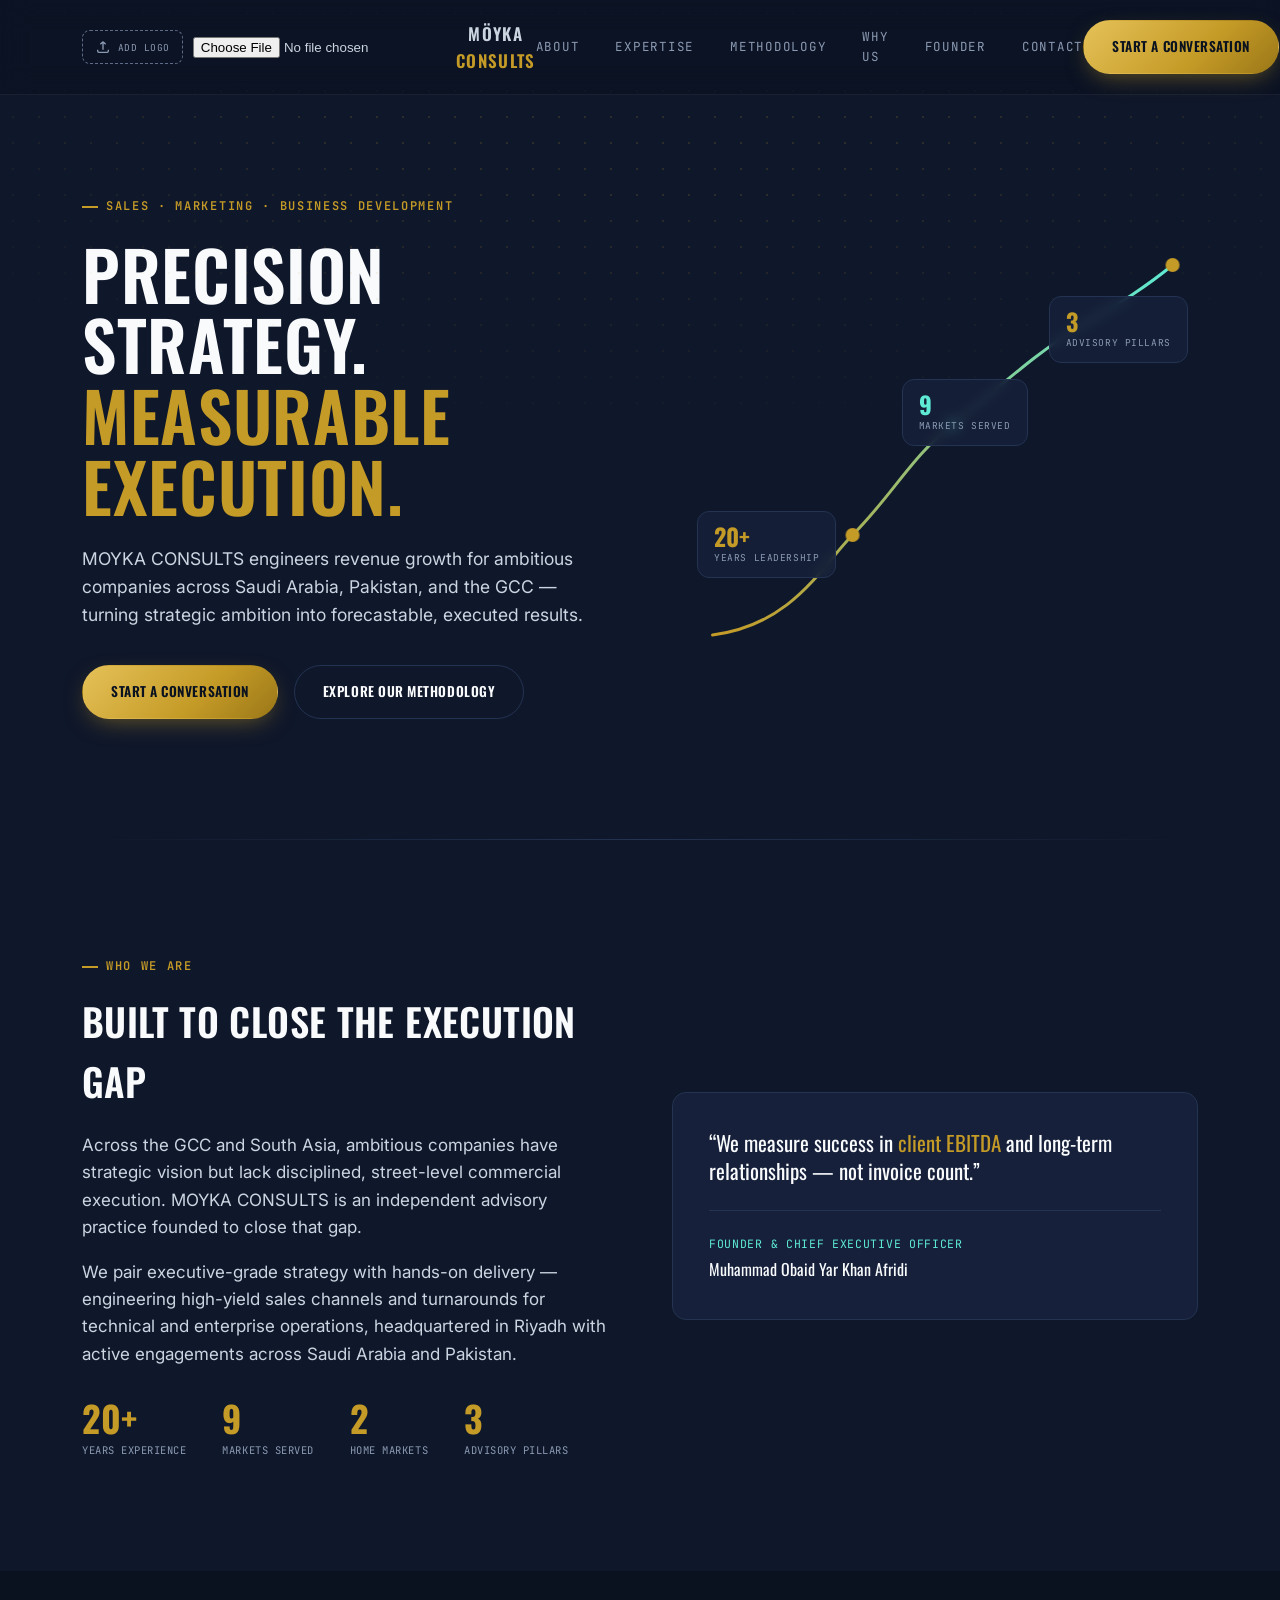
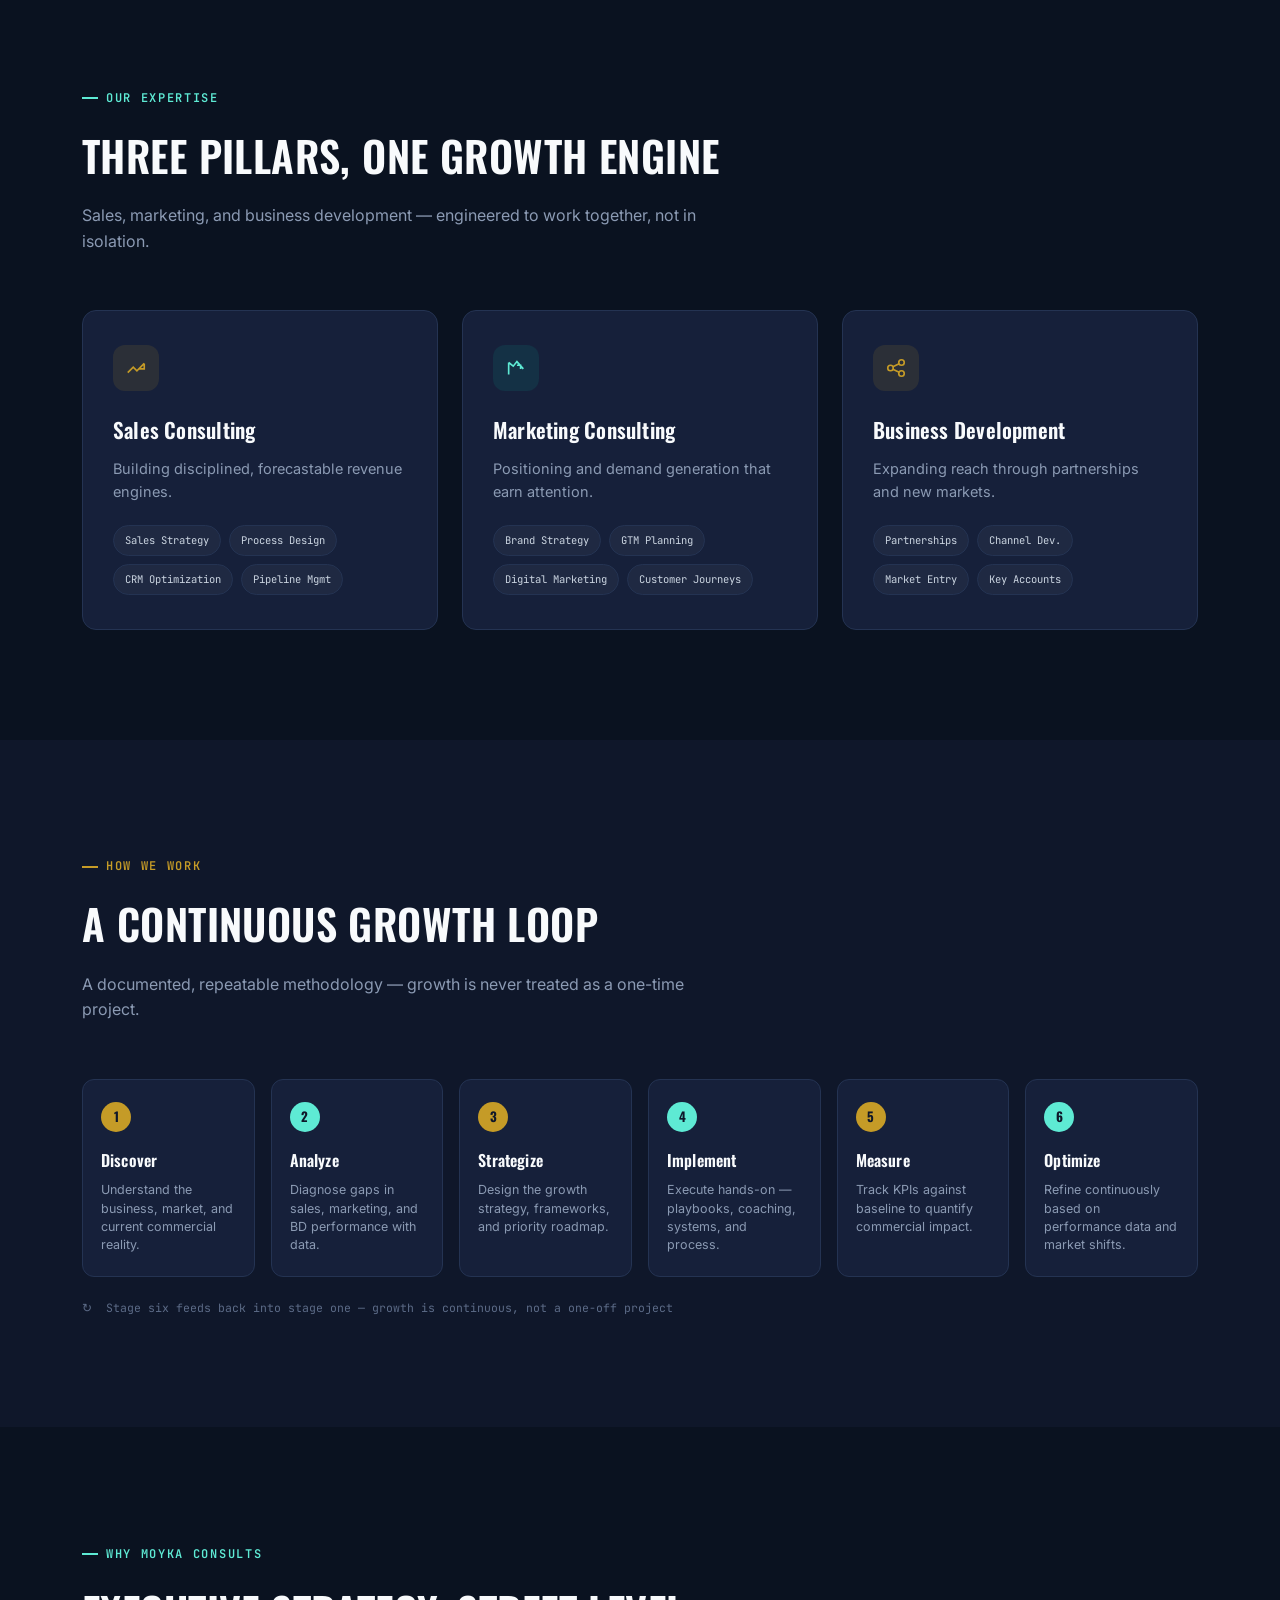
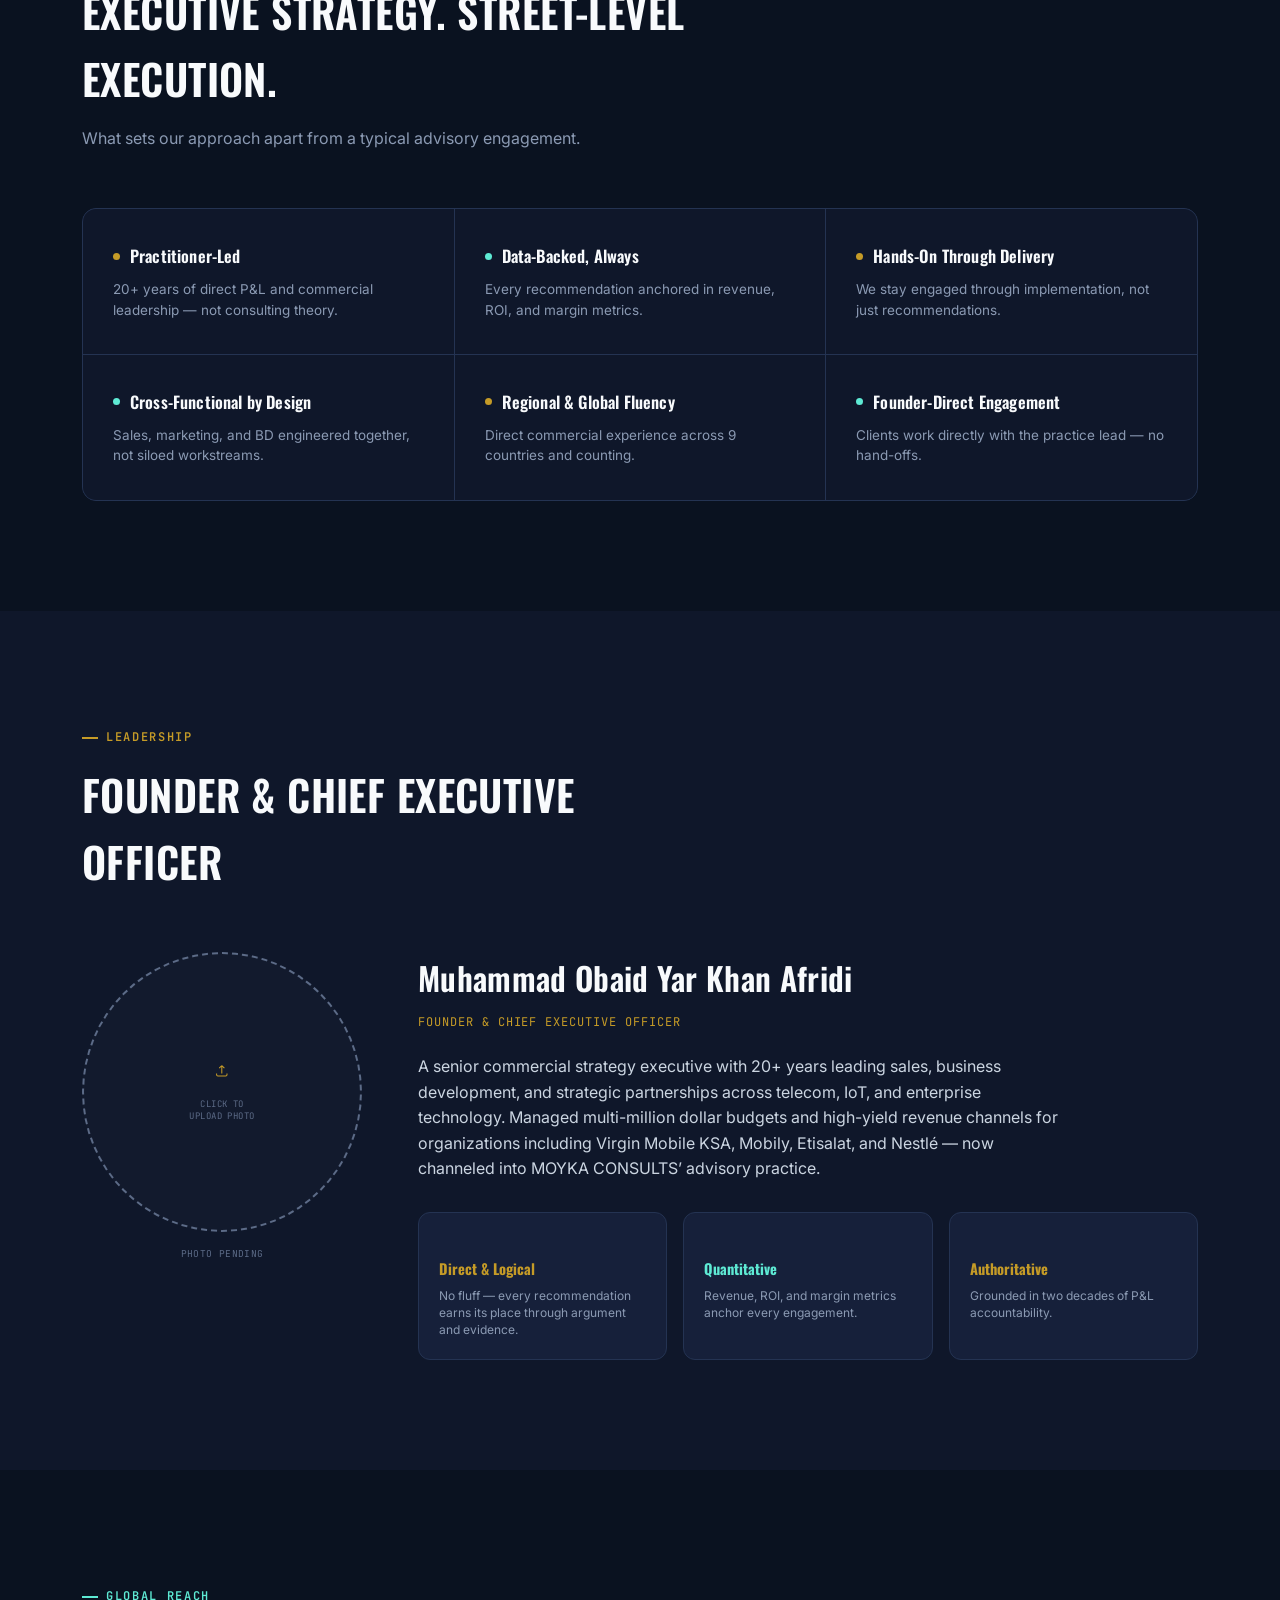
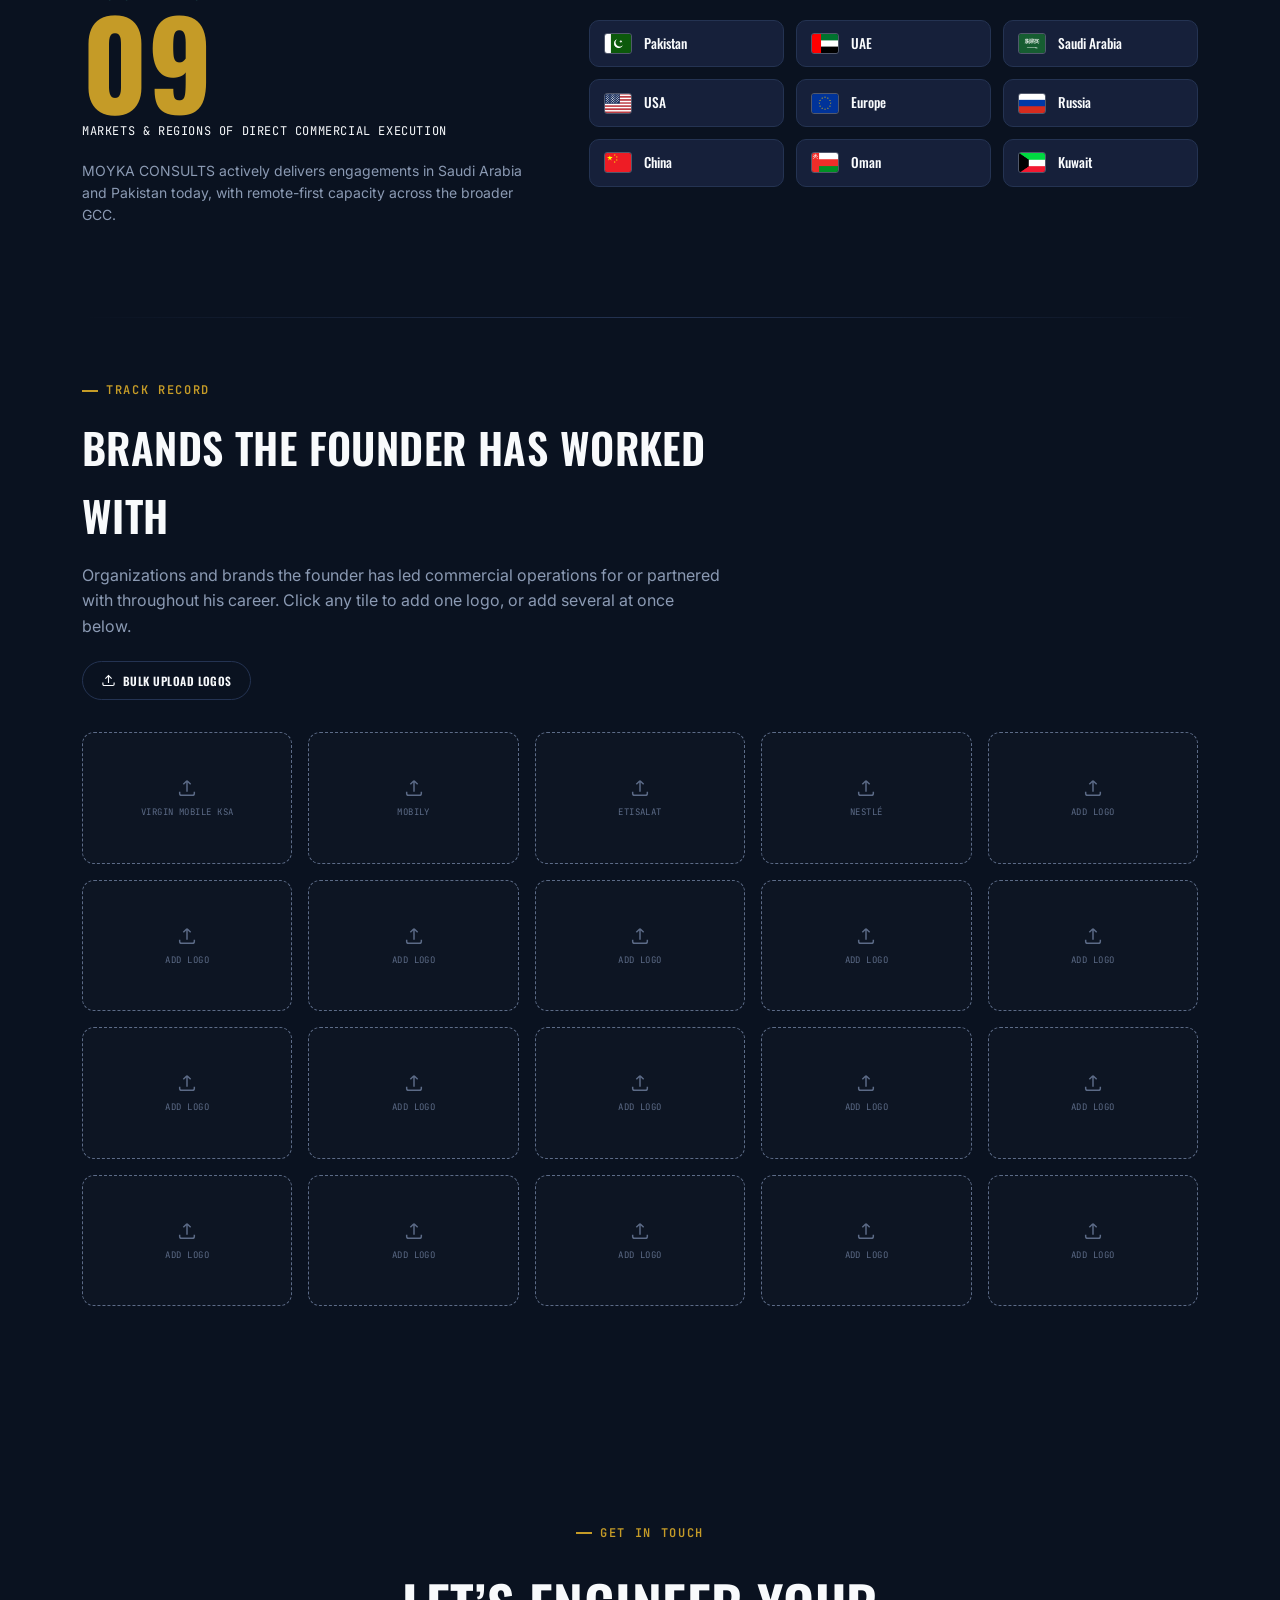
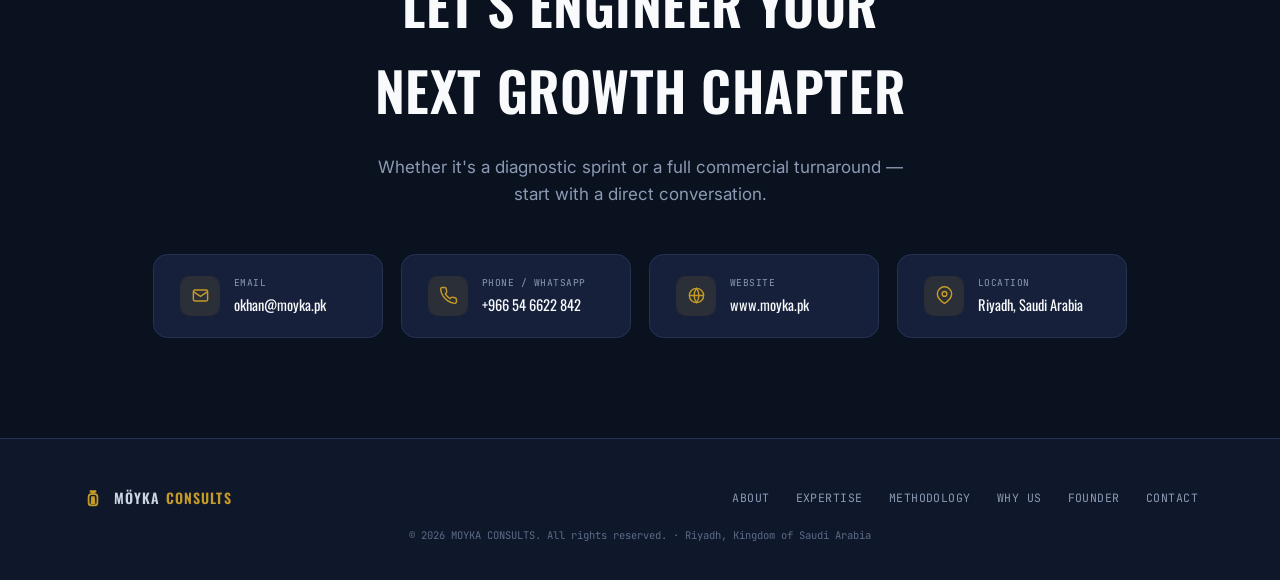
<file: Index.html>
<!DOCTYPE html>
<html lang="en">
<head>
<meta charset="UTF-8">
<meta name="viewport" content="width=device-width, initial-scale=1.0">
<title>MOYKA CONSULTS — Sales, Marketing & Business Development Advisory</title>
<meta name="description" content="MOYKA CONSULTS is an independent Sales, Marketing & Business Development advisory practice engineering revenue growth across Saudi Arabia, Pakistan, and the GCC.">
<link rel="icon" href="data:image/svg+xml,%3Csvg xmlns='http://www.w3.org/2000/svg' viewBox='0 0 100 100'%3E%3Cpolygon points='35,15 65,15 65,25 60,25 60,30 40,30 40,25 35,25' fill='%23C59B27'/%3E%3Crect x='30' y='32' width='40' height='52' rx='12' ry='12' fill='none' stroke='%23C59B27' stroke-width='8'/%3E%3Cpolygon points='42,42 58,42 61,78 39,78' fill='%23C59B27'/%3E%3C/svg%3E">
<link rel="preconnect" href="https://fonts.googleapis.com">
<link rel="preconnect" href="https://fonts.gstatic.com" crossorigin>
<link href="https://fonts.googleapis.com/css2?family=Oswald:wght@400;500;600;700&family=Inter:wght@400;500;600;700;800&family=JetBrains+Mono:wght@400;500;600&display=swap" rel="stylesheet">
<style>
  :root{
    --navy:#0F172A;
    --navy-deep:#0A1220;
    --slate:#16203A;
    --slate-2:#1B2740;
    --line:#243352;
    --gold:#C59B27;
    --gold-light:#E5C158;
    --gold-dark:#9A7718;
    --teal:#0D9488;
    --teal-soft:#5EEAD4;
    --ink:#F8FAFC;
    --body:#CBD5E1;
    --muted:#8B9AB3;
    --faint:#5C6B87;
    --red:#F87171;
    --display: 'Oswald', sans-serif;
    --body-font: 'Inter', sans-serif;
    --mono: 'JetBrains Mono', monospace;
    --maxw: 1180px;
    --radius: 14px;
  }

  *,*::before,*::after{ box-sizing:border-box; }
  html{ scroll-behavior:smooth; }
  @media (prefers-reduced-motion: reduce){
    html{ scroll-behavior:auto; }
    *,*::before,*::after{ animation-duration:0.001ms !important; animation-iteration-count:1 !important; transition-duration:0.001ms !important; scroll-behavior:auto !important; }
  }
  body{
    margin:0; background:var(--navy); color:var(--body);
    font-family:var(--body-font); font-size:16px; line-height:1.6;
    -webkit-font-smoothing:antialiased;
  }
  img{ max-width:100%; display:block; }
  a{ color:inherit; text-decoration:none; }
  ul{ margin:0; padding:0; list-style:none; }
  h1,h2,h3,h4{ margin:0; font-family:var(--display); font-weight:600; color:var(--ink); letter-spacing:0.01em; }
  p{ margin:0; }
  section{ position:relative; }
  .wrap{ max-width:var(--maxw); margin:0 auto; padding:0 32px; }
  ::selection{ background:var(--gold); color:var(--navy); }

  :focus-visible{ outline:2px solid var(--teal-soft); outline-offset:3px; border-radius:4px; }

  .bg-dots{
    position:absolute; inset:0; pointer-events:none;
    background-image:radial-gradient(rgba(197,155,39,0.16) 1px, transparent 1px);
    background-size:26px 26px;
    -webkit-mask-image:radial-gradient(ellipse 80% 60% at 50% 0%, #000 40%, transparent 90%);
    mask-image:radial-gradient(ellipse 80% 60% at 50% 0%, #000 40%, transparent 90%);
  }

  .eyebrow{
    font-family:var(--mono); font-size:12px; font-weight:600; letter-spacing:0.14em;
    text-transform:uppercase; color:var(--gold); display:inline-flex; align-items:center; gap:8px;
  }
  .eyebrow::before{ content:""; width:16px; height:2px; background:var(--gold); display:inline-block; }
  .eyebrow.teal{ color:var(--teal-soft); }
  .eyebrow.teal::before{ background:var(--teal-soft); }

  .btn{
    display:inline-flex; align-items:center; justify-content:center; gap:8px;
    font-family:var(--display); font-weight:600; letter-spacing:0.04em; text-transform:uppercase;
    font-size:13.5px; padding:15px 28px; border-radius:999px; cursor:pointer; border:1.5px solid transparent;
    transition:transform .25s ease, box-shadow .25s ease, background .25s ease, border-color .25s ease, color .25s ease;
    white-space:nowrap;
  }
  .btn-primary{ background:linear-gradient(135deg,var(--gold-light),var(--gold) 60%,var(--gold-dark)); color:var(--navy-deep); box-shadow:0 8px 24px -8px rgba(197,155,39,0.55); }
  .btn-primary:hover{ transform:translateY(-2px); box-shadow:0 12px 28px -8px rgba(197,155,39,0.7); }
  .btn-ghost{ background:transparent; border-color:var(--line); color:var(--ink); }
  .btn-ghost:hover{ border-color:var(--teal-soft); color:var(--teal-soft); transform:translateY(-2px); }

  /* ---------- NAV ---------- */
  header{
    position:fixed; top:0; left:0; right:0; z-index:100;
    background:rgba(10,18,32,0.55); backdrop-filter:blur(14px); -webkit-backdrop-filter:blur(14px);
    border-bottom:1px solid rgba(255,255,255,0.06);
    transition:padding .3s ease, background .3s ease;
  }
  header .wrap{ display:flex; align-items:center; justify-content:space-between; padding-top:20px; padding-bottom:20px; transition:padding .3s ease; }
  header.scrolled .wrap{ padding-top:12px; padding-bottom:12px; }
  .brand{ display:flex; align-items:center; gap:10px; }
  .brand svg{ width:22px; height:22px; }
  .brand-word{ font-family:var(--display); font-size:17px; font-weight:600; letter-spacing:0.08em; }
  .brand-word b{ color:var(--gold); font-weight:600; }
  nav.mainnav{ display:flex; align-items:center; gap:36px; }
  nav.mainnav a{
    font-family:var(--mono); font-size:12.5px; letter-spacing:0.06em; text-transform:uppercase;
    color:var(--muted); transition:color .2s ease; position:relative;
  }
  nav.mainnav a:hover{ color:var(--ink); }
  .nav-cta{ display:flex; align-items:center; gap:22px; }
  .menu-btn{ display:none; background:none; border:1px solid var(--line); border-radius:8px; width:42px; height:42px; color:var(--ink); cursor:pointer; align-items:center; justify-content:center; }
  .menu-btn svg{ width:20px; height:20px; }

  @media (max-width:920px){
    nav.mainnav{ display:none; }
    .nav-cta .btn-primary{ display:none; }
    .menu-btn{ display:flex; }
  }

  .mobile-panel{
    position:fixed; inset:0; z-index:99; background:var(--navy-deep); transform:translateY(-100%);
    transition:transform .35s cubic-bezier(.4,0,.2,1); display:flex; flex-direction:column; align-items:center;
    justify-content:center; gap:28px; padding:32px;
  }
  .mobile-panel.open{ transform:translateY(0); }
  .mobile-panel a{ font-family:var(--display); font-size:26px; font-weight:600; color:var(--ink); }
  .mobile-panel .btn{ margin-top:10px; }
  .mobile-close{ position:absolute; top:22px; right:28px; background:none; border:none; color:var(--ink); font-size:28px; cursor:pointer; }

  /* ---------- HERO ---------- */
  .hero{ padding:190px 0 120px; overflow:hidden; }
  .hero-grid{ display:grid; grid-template-columns:1.05fr 0.95fr; gap:40px; align-items:center; }
  .hero h1{ font-size:clamp(40px,5.4vw,68px); line-height:1.04; margin:22px 0 24px; }
  .hero h1 .accent{ color:var(--gold); }
  .hero p.lead{ font-size:17.5px; color:var(--body); max-width:520px; margin-bottom:36px; }
  .hero-ctas{ display:flex; gap:16px; flex-wrap:wrap; }

  .hero-visual{ position:relative; height:440px; }
  .growth-svg{ width:100%; height:100%; overflow:visible; }
  .growth-path{ fill:none; stroke:url(#lineGrad); stroke-width:3; stroke-linecap:round; stroke-dasharray:900; stroke-dashoffset:900; animation:draw 2.2s 0.3s cubic-bezier(.65,0,.35,1) forwards; }
  @keyframes draw{ to{ stroke-dashoffset:0; } }
  .growth-node{ opacity:0; transform:scale(0.6); transform-box:fill-box; transform-origin:center; animation:pop .5s ease forwards; }
  .growth-node.n1{ animation-delay:0.7s; }
  .growth-node.n2{ animation-delay:1.35s; }
  .growth-node.n3{ animation-delay:2.0s; }
  @keyframes pop{ to{ opacity:1; transform:scale(1); } }
  .node-card{
    position:absolute; background:rgba(22,32,58,0.85); backdrop-filter:blur(6px); border:1px solid var(--line);
    border-radius:12px; padding:12px 16px; opacity:0; transform:translateY(8px); animation:cardin .5s ease forwards;
  }
  .node-card .num{ font-family:var(--display); font-size:24px; font-weight:700; color:var(--gold); line-height:1; }
  .node-card.teal .num{ color:var(--teal-soft); }
  .node-card .lbl{ font-family:var(--mono); font-size:9.5px; color:var(--muted); text-transform:uppercase; letter-spacing:0.06em; margin-top:2px; }
  @keyframes cardin{ to{ opacity:1; transform:translateY(0); } }
  .nc1{ left:2%; bottom:22%; animation-delay:0.9s; }
  .nc2{ left:42%; bottom:52%; animation-delay:1.55s; }
  .nc3{ right:2%; top:14%; animation-delay:2.2s; }

  @media (max-width:920px){
    .hero{ padding:150px 0 70px; }
    .hero-grid{ grid-template-columns:1fr; }
    .hero-visual{ height:340px; margin-top:20px; }
  }

  /* ---------- SECTION HEADERS ---------- */
  .sec-head{ max-width:640px; margin-bottom:56px; }
  .sec-head h2{ font-size:clamp(30px,3.6vw,42px); margin-top:14px; }
  .sec-head p{ color:var(--muted); font-size:16px; margin-top:14px; }
  .section-pad{ padding:110px 0; }
  .divider-line{ height:1px; background:linear-gradient(90deg, transparent, var(--line), transparent); }

  /* reveal on scroll — visible by default; only hidden once JS confirms it will manage the reveal */
  .reveal{ opacity:1; }
  html.js .reveal{ opacity:0; transform:translateY(24px); transition:opacity .7s ease, transform .7s ease; }
  html.js .reveal.in{ opacity:1; transform:translateY(0); }

  /* ---------- ABOUT ---------- */
  .about-grid{ display:grid; grid-template-columns:1fr 1fr; gap:64px; align-items:center; }
  .about-grid p{ font-size:17px; color:var(--body); margin-bottom:18px; }
  .stat-row{ display:flex; gap:36px; margin-top:32px; flex-wrap:wrap; }
  .stat-row .stat b{ font-family:var(--display); font-size:36px; color:var(--gold); display:block; line-height:1; }
  .stat-row .stat span{ font-family:var(--mono); font-size:10.5px; color:var(--muted); text-transform:uppercase; letter-spacing:0.05em; }
  .about-card{
    background:var(--slate); border:1px solid var(--line); border-radius:var(--radius); padding:36px;
  }
  .about-card .quote{ font-family:var(--display); font-size:21px; color:var(--ink); line-height:1.35; }
  .about-card .quote .hl{ color:var(--gold); }
  .about-card .divider{ height:1px; background:var(--line); margin:24px 0; }
  .about-card .role{ font-family:var(--mono); font-size:11.5px; color:var(--teal-soft); text-transform:uppercase; letter-spacing:0.06em; }
  .about-card .name{ font-family:var(--display); font-size:16px; color:var(--ink); margin-top:4px; }

  @media (max-width:900px){ .about-grid{ grid-template-columns:1fr; gap:40px; } }

  /* ---------- EXPERTISE ---------- */
  .pillars{ display:grid; grid-template-columns:repeat(3,1fr); gap:24px; }
  .pillar{
    background:var(--slate); border:1px solid var(--line); border-radius:var(--radius); padding:34px 30px;
    transition:transform .3s ease, border-color .3s ease, box-shadow .3s ease;
  }
  .pillar:hover{ transform:translateY(-6px); border-color:var(--gold); box-shadow:0 20px 40px -18px rgba(0,0,0,0.55); }
  .pillar-icon{ width:46px; height:46px; border-radius:12px; display:flex; align-items:center; justify-content:center; margin-bottom:22px; }
  .pillar-icon svg{ width:22px; height:22px; }
  .pillar.gold .pillar-icon{ background:rgba(197,155,39,0.12); color:var(--gold); }
  .pillar.teal .pillar-icon{ background:rgba(13,148,136,0.14); color:var(--teal-soft); }
  .pillar h3{ font-size:21px; margin-bottom:10px; }
  .pillar p.desc{ color:var(--muted); font-size:14.5px; margin-bottom:22px; min-height:44px; }
  .tag-list{ display:flex; flex-wrap:wrap; gap:8px; }
  .tag{ font-family:var(--mono); font-size:10.5px; color:var(--body); background:rgba(255,255,255,0.04); border:1px solid var(--line); padding:6px 11px; border-radius:999px; }

  @media (max-width:900px){ .pillars{ grid-template-columns:1fr; } }

  /* ---------- METHODOLOGY ---------- */
  .loop{ display:grid; grid-template-columns:repeat(6,1fr); gap:16px; counter-reset:stage; }
  .stage{
    background:var(--slate); border:1px solid var(--line); border-radius:12px; padding:22px 18px; position:relative;
  }
  .stage .snum{ font-family:var(--display); font-size:13px; color:var(--navy); background:var(--gold); width:30px; height:30px; border-radius:50%; display:flex; align-items:center; justify-content:center; font-weight:700; margin-bottom:16px; }
  .stage:nth-child(even) .snum{ background:var(--teal-soft); }
  .stage h4{ font-size:16px; margin-bottom:8px; }
  .stage p{ font-size:12.5px; color:var(--muted); line-height:1.45; }
  .loop-note{ margin-top:22px; font-family:var(--mono); font-size:11.5px; color:var(--faint); display:flex; align-items:center; gap:8px; }

  @media (max-width:1000px){
    .loop{ grid-template-columns:repeat(3,1fr); }
  }
  @media (max-width:640px){
    .loop{ grid-template-columns:1fr 1fr; }
  }

  /* ---------- WHY US ---------- */
  .why-grid{ display:grid; grid-template-columns:repeat(3,1fr); gap:1px; background:var(--line); border:1px solid var(--line); border-radius:var(--radius); overflow:hidden; }
  .why-item{ background:var(--navy); padding:34px 30px; }
  .why-item h4{ font-size:16.5px; margin-bottom:10px; display:flex; align-items:center; gap:10px; }
  .why-item h4::before{ content:""; width:7px; height:7px; border-radius:50%; background:var(--gold); flex:none; }
  .why-item:nth-child(even) h4::before{ background:var(--teal-soft); }
  .why-item p{ font-size:13.5px; color:var(--muted); line-height:1.5; }

  @media (max-width:900px){ .why-grid{ grid-template-columns:1fr; } }

  /* ---------- FOUNDER ---------- */
  .founder-grid{ display:grid; grid-template-columns:280px 1fr; gap:56px; align-items:start; }
  .founder-photo{
    width:100%; aspect-ratio:1; border-radius:50%; background:var(--slate); border:1px solid var(--gold);
    display:flex; align-items:center; justify-content:center; position:relative; overflow:hidden;
  }
  .founder-photo svg{ width:52%; height:52%; color:var(--gold); }
  .founder-photo-note{ text-align:center; font-family:var(--mono); font-size:9.5px; color:var(--faint); margin-top:14px; letter-spacing:0.04em; text-transform:uppercase; }
  .founder-name{ font-size:clamp(26px,3vw,32px); }
  .founder-role{ font-family:var(--mono); font-size:12px; color:var(--gold); text-transform:uppercase; letter-spacing:0.08em; margin:10px 0 22px; }
  .founder-bio{ font-size:16px; color:var(--body); max-width:640px; margin-bottom:30px; }
  .philosophy-row{ display:grid; grid-template-columns:repeat(3,1fr); gap:16px; }
  .phil{ background:var(--slate); border:1px solid var(--line); border-radius:12px; padding:20px; }
  .phil h5{ font-family:var(--display); font-size:14.5px; color:var(--ink); margin-bottom:8px; }
  .phil:nth-child(2) h5{ color:var(--teal-soft); }
  .phil:nth-child(1) h5, .phil:nth-child(3) h5{ color:var(--gold); }
  .phil p{ font-size:12px; color:var(--muted); line-height:1.4; }

  @media (max-width:820px){
    .founder-grid{ grid-template-columns:1fr; }
    .founder-photo{ width:180px; margin:0 auto; }
    .philosophy-row{ grid-template-columns:1fr; }
  }

  /* ---------- FOOTPRINT ---------- */
  .footprint-wrap{ display:grid; grid-template-columns:0.85fr 1.15fr; gap:56px; align-items:center; }
  .big-stat{ font-family:var(--display); font-size:120px; font-weight:700; color:var(--gold); line-height:0.9; }
  .flags-grid{ display:grid; grid-template-columns:repeat(3,1fr); gap:12px; }
  .flag-chip{ display:flex; align-items:center; gap:12px; background:var(--slate); border:1px solid var(--line); border-radius:10px; padding:12px 14px; transition:border-color .25s ease, transform .25s ease; }
  .flag-chip:hover{ border-color:var(--gold); transform:translateY(-3px); }
  .flag-chip img{ width:28px; height:21px; object-fit:cover; border-radius:3px; border:1px solid rgba(255,255,255,0.25); }
  .flag-chip span{ font-family:var(--display); font-size:13.5px; color:var(--ink); font-weight:500; }

  @media (max-width:900px){
    .footprint-wrap{ grid-template-columns:1fr; gap:36px; }
    .flags-grid{ grid-template-columns:repeat(3,1fr); }
  }
  @media (max-width:480px){ .flags-grid{ grid-template-columns:repeat(2,1fr); } }

  /* ---------- CONTACT ---------- */
  .contact-section{ background:var(--navy-deep); }
  .contact-inner{ text-align:center; padding:100px 0; }
  .contact-inner h2{ font-size:clamp(32px,4.6vw,54px); margin:18px 0 20px; }
  .contact-inner p.lead{ color:var(--muted); font-size:17px; max-width:560px; margin:0 auto 46px; }
  .contact-methods{ display:flex; justify-content:center; gap:18px; flex-wrap:wrap; }
  .contact-card{
    display:flex; align-items:center; gap:14px; background:var(--slate); border:1px solid var(--line);
    border-radius:14px; padding:20px 26px; transition:border-color .25s ease, transform .25s ease;
    min-width:230px; text-align:left;
  }
  .contact-card:hover{ border-color:var(--teal-soft); transform:translateY(-4px); }
  .contact-card .ic{ width:40px; height:40px; border-radius:10px; background:rgba(197,155,39,0.12); color:var(--gold); display:flex; align-items:center; justify-content:center; flex:none; }
  .contact-card .ic svg{ width:19px; height:19px; }
  .contact-card .lbl{ font-family:var(--mono); font-size:9.5px; color:var(--muted); text-transform:uppercase; letter-spacing:0.05em; }
  .contact-card .val{ font-family:var(--display); font-size:14.5px; color:var(--ink); margin-top:3px; }

  /* ---------- FOOTER ---------- */
  footer{ padding:48px 0 36px; border-top:1px solid var(--line); }
  .footer-inner{ display:flex; align-items:center; justify-content:space-between; flex-wrap:wrap; gap:20px; }
  .footer-nav{ display:flex; gap:26px; flex-wrap:wrap; }
  .footer-nav a{ font-family:var(--mono); font-size:11.5px; color:var(--muted); letter-spacing:0.04em; text-transform:uppercase; }
  .footer-nav a:hover{ color:var(--ink); }
  .footer-legal{ font-family:var(--mono); font-size:10.5px; color:var(--faint); margin-top:18px; text-align:center; }

  .section-tag{ font-family:var(--mono); font-size:11px; color:var(--faint); letter-spacing:0.05em; }

  /* ---------- UPLOAD PLACEHOLDERS ---------- */
  .upload-hint-icon{ width:16px; height:16px; }
  .upload-hint-icon svg{ width:100%; height:100%; }

  /* nav logo upload slot */
  .logo-slot{
    display:flex; align-items:center; gap:10px; background:none; border:none; padding:0; margin:0;
    cursor:pointer; color:inherit; font:inherit;
  }
  .logo-placeholder{
    display:flex; align-items:center; gap:7px; height:34px; padding:0 12px; border-radius:8px;
    border:1.5px dashed var(--faint); color:var(--muted); transition:border-color .25s ease, color .25s ease;
  }
  .logo-slot:hover .logo-placeholder{ border-color:var(--gold); color:var(--gold); }
  .logo-placeholder span{ font-family:var(--mono); font-size:9.5px; letter-spacing:0.05em; text-transform:uppercase; white-space:nowrap; }
  .logo-img-wrap{ position:relative; display:none; align-items:center; }
  .logo-img-wrap img{ height:30px; width:auto; max-width:180px; object-fit:contain; }
  .logo-edit-btn{
    display:none; align-items:center; justify-content:center; width:20px; height:20px; margin-left:6px;
    border-radius:50%; background:var(--slate-2); border:1px solid var(--line); color:var(--muted); cursor:pointer;
    flex:none; transition:color .2s ease, border-color .2s ease;
  }
  .logo-edit-btn:hover{ color:var(--gold); border-color:var(--gold); }
  .logo-edit-btn svg{ width:11px; height:11px; }
  .has-logo .logo-placeholder{ display:none; }
  .has-logo .logo-img-wrap{ display:flex; }
  .has-logo .logo-edit-btn{ display:flex; }
  .has-logo .brand-word{ display:none; }
  footer .logo-slot{ cursor:default; }

  /* generic square/circle upload tile */
  .upload-tile{
    position:relative; cursor:pointer; border:1.5px dashed var(--faint); border-radius:12px;
    display:flex; flex-direction:column; align-items:center; justify-content:center; gap:8px;
    background:rgba(255,255,255,0.015); transition:border-color .25s ease, background .25s ease, transform .25s ease;
    text-align:center; padding:10px;
  }
  .upload-tile:hover{ border-color:var(--gold); background:rgba(197,155,39,0.05); transform:translateY(-2px); }
  .upload-tile .ut-icon{ width:22px; height:22px; color:var(--faint); transition:color .25s ease; }
  .upload-tile:hover .ut-icon{ color:var(--gold); }
  .upload-tile .ut-label{ font-family:var(--mono); font-size:9px; color:var(--faint); text-transform:uppercase; letter-spacing:0.05em; line-height:1.3; }
  .upload-tile:hover .ut-label{ color:var(--muted); }
  .upload-tile img{ display:none; width:100%; height:100%; object-fit:contain; border-radius:8px; }
  .upload-tile.filled{ border-style:solid; border-color:var(--line); background:#fff; }
  .upload-tile.filled .ut-icon, .upload-tile.filled .ut-label{ display:none; }
  .upload-tile.filled img{ display:block; padding:14px; }
  .upload-tile.filled:hover{ border-color:var(--gold); }
  .upload-tile input[type=file]{ display:none; }

  /* founder photo upload */
  .founder-photo.upload-tile{ border-radius:50%; border-width:2px; }
  .founder-photo.upload-tile img{ display:none; border-radius:50%; object-fit:cover; padding:0; height:100%; }
  .founder-photo.upload-tile .ut-icon{ width:30px; height:30px; }
  .founder-photo.upload-tile.filled{ background:var(--slate); border-color:var(--gold); border-style:solid; }
  .founder-photo.upload-tile.filled img{ display:block; }

  /* brands grid */
  .brands-grid{ display:grid; grid-template-columns:repeat(5,1fr); gap:16px; }
  .brands-grid .upload-tile{ aspect-ratio:16/10; min-height:92px; }
  @media (max-width:1000px){ .brands-grid{ grid-template-columns:repeat(4,1fr); } }
  @media (max-width:700px){ .brands-grid{ grid-template-columns:repeat(3,1fr); } }
  @media (max-width:460px){ .brands-grid{ grid-template-columns:repeat(2,1fr); } }

  .bulk-row{ display:flex; align-items:center; gap:14px; margin-top:22px; flex-wrap:wrap; }
  .btn-sm{ padding:10px 18px; font-size:11.5px; gap:7px; }
  #bulkUploadInput{ display:none; }
  .bulk-status{ font-family:var(--mono); font-size:11px; color:var(--teal-soft); letter-spacing:0.03em; }
</style>
</head>
<body>

<header id="siteHeader">
  <div class="wrap">
    <button type="button" class="brand logo-slot" id="navLogoSlot" aria-label="Upload logo">
      <span class="logo-placeholder">
        <span class="upload-hint-icon"><svg viewBox="0 0 24 24" fill="none" stroke="currentColor" stroke-width="2"><path d="M12 16V4M12 4l-4 4M12 4l4 4"/><path d="M4 16v2a2 2 0 0 0 2 2h12a2 2 0 0 0 2-2v-2"/></svg></span>
        <span>Add Logo</span>
      </span>
      <span class="logo-img-wrap"><img id="navLogoImg" alt="MOYKA CONSULTS logo"></span>
      <span class="logo-edit-btn" id="navLogoEdit" title="Replace logo">
        <svg viewBox="0 0 24 24" fill="none" stroke="currentColor" stroke-width="2"><path d="M12 20h9"/><path d="M16.5 3.5a2.1 2.1 0 0 1 3 3L7 19l-4 1 1-4Z"/></svg>
      </span>
      <input type="file" accept="image/*" id="navLogoInput">
      <span class="brand-word">M&Ouml;YKA <b>CONSULTS</b></span>
    </button>
    <nav class="mainnav">
      <a href="#about">About</a>
      <a href="#expertise">Expertise</a>
      <a href="#methodology">Methodology</a>
      <a href="#why-us">Why Us</a>
      <a href="#founder">Founder</a>
      <a href="#contact">Contact</a>
    </nav>
    <div class="nav-cta">
      <a href="#contact" class="btn btn-primary">Start a Conversation</a>
      <button class="menu-btn" id="menuBtn" aria-label="Open menu">
        <svg viewBox="0 0 24 24" fill="none" stroke="currentColor" stroke-width="2"><line x1="3" y1="6" x2="21" y2="6"/><line x1="3" y1="12" x2="21" y2="12"/><line x1="3" y1="18" x2="21" y2="18"/></svg>
      </button>
    </div>
  </div>
</header>


<div class="mobile-panel" id="mobilePanel">
  <button class="mobile-close" id="mobileClose" aria-label="Close menu">&times;</button>
  <a href="#about">About</a>
  <a href="#expertise">Expertise</a>
  <a href="#methodology">Methodology</a>
  <a href="#why-us">Why Us</a>
  <a href="#founder">Founder</a>
  <a href="#contact">Contact</a>
  <a href="#contact" class="btn btn-primary">Start a Conversation</a>
</div>

<main id="top">

  <!-- ================= HERO ================= -->
  <section class="hero">
    <div class="bg-dots"></div>
    <div class="wrap hero-grid">
      <div>
        <span class="eyebrow">Sales &middot; Marketing &middot; Business Development</span>
        <h1>PRECISION STRATEGY.<br><span class="accent">MEASURABLE EXECUTION.</span></h1>
        <p class="lead">MOYKA CONSULTS engineers revenue growth for ambitious companies across Saudi Arabia, Pakistan, and the GCC &mdash; turning strategic ambition into forecastable, executed results.</p>
        <div class="hero-ctas">
          <a href="#contact" class="btn btn-primary">Start a Conversation</a>
          <a href="#methodology" class="btn btn-ghost">Explore Our Methodology</a>
        </div>
      </div>
      <div class="hero-visual">
        <svg class="growth-svg" viewBox="0 0 480 440" preserveAspectRatio="xMidYMid meet">
          <defs>
            <linearGradient id="lineGrad" x1="0%" y1="100%" x2="100%" y2="0%">
              <stop offset="0%" stop-color="#C59B27"/>
              <stop offset="100%" stop-color="#5EEAD4"/>
            </linearGradient>
          </defs>
          <path class="growth-path" d="M10,400 C90,390 120,330 150,300 C190,260 210,220 250,190 C300,150 330,120 380,90 C410,72 440,55 470,30"/>
          <circle class="growth-node n1" cx="150" cy="300" r="7" fill="#C59B27"/>
          <circle class="growth-node n2" cx="250" cy="190" r="7" fill="#5EEAD4"/>
          <circle class="growth-node n3" cx="470" cy="30" r="7" fill="#C59B27"/>
        </svg>
        <div class="node-card nc1"><div class="num">20+</div><div class="lbl">Years Leadership</div></div>
        <div class="node-card nc2 teal"><div class="num">9</div><div class="lbl">Markets Served</div></div>
        <div class="node-card nc3"><div class="num">3</div><div class="lbl">Advisory Pillars</div></div>
      </div>
    </div>
  </section>

  <div class="wrap"><div class="divider-line"></div></div>

  <!-- ================= ABOUT ================= -->
  <section class="section-pad" id="about">
    <div class="wrap">
      <div class="about-grid">
        <div class="reveal">
          <span class="eyebrow">Who We Are</span>
          <h2 style="margin-top:14px; font-size:clamp(28px,3.4vw,38px);">BUILT TO CLOSE THE EXECUTION GAP</h2>
          <p style="margin-top:20px;">Across the GCC and South Asia, ambitious companies have strategic vision but lack disciplined, street-level commercial execution. MOYKA CONSULTS is an independent advisory practice founded to close that gap.</p>
          <p>We pair executive-grade strategy with hands-on delivery &mdash; engineering high-yield sales channels and turnarounds for technical and enterprise operations, headquartered in Riyadh with active engagements across Saudi Arabia and Pakistan.</p>
          <div class="stat-row">
            <div class="stat"><b>20+</b><span>Years Experience</span></div>
            <div class="stat"><b>9</b><span>Markets Served</span></div>
            <div class="stat"><b>2</b><span>Home Markets</span></div>
            <div class="stat"><b>3</b><span>Advisory Pillars</span></div>
          </div>
        </div>
        <div class="about-card reveal">
          <p class="quote">&ldquo;We measure success in <span class="hl">client EBITDA</span> and long-term relationships &mdash; not invoice count.&rdquo;</p>
          <div class="divider"></div>
          <div class="role">Founder &amp; Chief Executive Officer</div>
          <div class="name">Muhammad Obaid Yar Khan Afridi</div>
        </div>
      </div>
    </div>
  </section>

  <!-- ================= EXPERTISE ================= -->
  <section class="section-pad" id="expertise" style="background:var(--navy-deep);">
    <div class="wrap">
      <div class="sec-head reveal">
        <span class="eyebrow teal">Our Expertise</span>
        <h2>THREE PILLARS, ONE GROWTH ENGINE</h2>
        <p>Sales, marketing, and business development &mdash; engineered to work together, not in isolation.</p>
      </div>
      <div class="pillars">
        <div class="pillar gold reveal">
          <div class="pillar-icon"><svg viewBox="0 0 24 24" fill="none" stroke="currentColor" stroke-width="1.8"><path d="M3 17l6-6 4 4 8-8M21 7v6h-6"/></svg></div>
          <h3>Sales Consulting</h3>
          <p class="desc">Building disciplined, forecastable revenue engines.</p>
          <div class="tag-list">
            <span class="tag">Sales Strategy</span><span class="tag">Process Design</span><span class="tag">CRM Optimization</span><span class="tag">Pipeline Mgmt</span>
          </div>
        </div>
        <div class="pillar teal reveal">
          <div class="pillar-icon"><svg viewBox="0 0 24 24" fill="none" stroke="currentColor" stroke-width="1.8"><path d="M4 19V6M4 6l5 4 4-5 7 8M13 9h4v4"/></svg></div>
          <h3>Marketing Consulting</h3>
          <p class="desc">Positioning and demand generation that earn attention.</p>
          <div class="tag-list">
            <span class="tag">Brand Strategy</span><span class="tag">GTM Planning</span><span class="tag">Digital Marketing</span><span class="tag">Customer Journeys</span>
          </div>
        </div>
        <div class="pillar gold reveal">
          <div class="pillar-icon"><svg viewBox="0 0 24 24" fill="none" stroke="currentColor" stroke-width="1.8"><circle cx="6" cy="12" r="3"/><circle cx="18" cy="6" r="3"/><circle cx="18" cy="18" r="3"/><path d="M8.6 10.6L15.4 7.4M8.6 13.4l6.8 3.2"/></svg></div>
          <h3>Business Development</h3>
          <p class="desc">Expanding reach through partnerships and new markets.</p>
          <div class="tag-list">
            <span class="tag">Partnerships</span><span class="tag">Channel Dev.</span><span class="tag">Market Entry</span><span class="tag">Key Accounts</span>
          </div>
        </div>
      </div>
    </div>
  </section>

  <!-- ================= METHODOLOGY ================= -->
  <section class="section-pad" id="methodology">
    <div class="wrap">
      <div class="sec-head reveal">
        <span class="eyebrow">How We Work</span>
        <h2>A CONTINUOUS GROWTH LOOP</h2>
        <p>A documented, repeatable methodology &mdash; growth is never treated as a one-time project.</p>
      </div>
      <div class="loop">
        <div class="stage reveal"><div class="snum">1</div><h4>Discover</h4><p>Understand the business, market, and current commercial reality.</p></div>
        <div class="stage reveal"><div class="snum">2</div><h4>Analyze</h4><p>Diagnose gaps in sales, marketing, and BD performance with data.</p></div>
        <div class="stage reveal"><div class="snum">3</div><h4>Strategize</h4><p>Design the growth strategy, frameworks, and priority roadmap.</p></div>
        <div class="stage reveal"><div class="snum">4</div><h4>Implement</h4><p>Execute hands-on &mdash; playbooks, coaching, systems, and process.</p></div>
        <div class="stage reveal"><div class="snum">5</div><h4>Measure</h4><p>Track KPIs against baseline to quantify commercial impact.</p></div>
        <div class="stage reveal"><div class="snum">6</div><h4>Optimize</h4><p>Refine continuously based on performance data and market shifts.</p></div>
      </div>
      <div class="loop-note reveal">&#8635;&nbsp; Stage six feeds back into stage one &mdash; growth is continuous, not a one-off project</div>
    </div>
  </section>

  <!-- ================= WHY US ================= -->
  <section class="section-pad" id="why-us" style="background:var(--navy-deep);">
    <div class="wrap">
      <div class="sec-head reveal">
        <span class="eyebrow teal">Why MOYKA CONSULTS</span>
        <h2>EXECUTIVE STRATEGY. STREET-LEVEL EXECUTION.</h2>
        <p>What sets our approach apart from a typical advisory engagement.</p>
      </div>
      <div class="why-grid reveal">
        <div class="why-item"><h4>Practitioner-Led</h4><p>20+ years of direct P&amp;L and commercial leadership &mdash; not consulting theory.</p></div>
        <div class="why-item"><h4>Data-Backed, Always</h4><p>Every recommendation anchored in revenue, ROI, and margin metrics.</p></div>
        <div class="why-item"><h4>Hands-On Through Delivery</h4><p>We stay engaged through implementation, not just recommendations.</p></div>
        <div class="why-item"><h4>Cross-Functional by Design</h4><p>Sales, marketing, and BD engineered together, not siloed workstreams.</p></div>
        <div class="why-item"><h4>Regional &amp; Global Fluency</h4><p>Direct commercial experience across 9 countries and counting.</p></div>
        <div class="why-item"><h4>Founder-Direct Engagement</h4><p>Clients work directly with the practice lead &mdash; no hand-offs.</p></div>
      </div>
    </div>
  </section>

  <!-- ================= FOUNDER ================= -->
  <section class="section-pad" id="founder">
    <div class="wrap">
      <div class="sec-head reveal">
        <span class="eyebrow">Leadership</span>
        <h2>FOUNDER &amp; CHIEF EXECUTIVE OFFICER</h2>
      </div>
      <div class="founder-grid reveal">
        <div>
          <div class="founder-photo upload-tile" id="founderPhotoSlot" tabindex="0" role="button" aria-label="Upload founder photo">
            <span class="ut-icon"><svg viewBox="0 0 24 24" fill="none" stroke="currentColor" stroke-width="1.6"><path d="M12 16V4M12 4l-4 4M12 4l4 4"/><path d="M4 16v2a2 2 0 0 0 2 2h12a2 2 0 0 0 2-2v-2"/></svg></span>
            <span class="ut-label">Click to<br>Upload Photo</span>
            <img id="founderPhotoImg" alt="Founder photo">
            <input type="file" accept="image/*" id="founderPhotoInput">
          </div>
          <div class="founder-photo-note" id="founderPhotoNote">Photo pending</div>
        </div>

        <div>
          <h3 class="founder-name">Muhammad Obaid Yar Khan Afridi</h3>
          <div class="founder-role">Founder &amp; Chief Executive Officer</div>
          <p class="founder-bio">A senior commercial strategy executive with 20+ years leading sales, business development, and strategic partnerships across telecom, IoT, and enterprise technology. Managed multi-million dollar budgets and high-yield revenue channels for organizations including Virgin Mobile KSA, Mobily, Etisalat, and Nestl&eacute; &mdash; now channeled into MOYKA CONSULTS&rsquo; advisory practice.</p>
          <div class="philosophy-row">
            <div class="phil"><h5>Direct &amp; Logical</h5><p>No fluff &mdash; every recommendation earns its place through argument and evidence.</p></div>
            <div class="phil"><h5>Quantitative</h5><p>Revenue, ROI, and margin metrics anchor every engagement.</p></div>
            <div class="phil"><h5>Authoritative</h5><p>Grounded in two decades of P&amp;L accountability.</p></div>
          </div>
        </div>
      </div>
    </div>
  </section>

  <!-- ================= FOOTPRINT ================= -->
  <section class="section-pad" id="footprint" style="background:var(--navy-deep);">
    <div class="wrap">
      <div class="footprint-wrap">
        <div class="reveal">
          <span class="eyebrow teal">Global Reach</span>
          <div class="big-stat">09</div>
          <p style="font-family:var(--mono); font-size:12px; color:var(--ink); text-transform:uppercase; letter-spacing:0.05em; margin-top:8px;">Markets &amp; regions of direct commercial execution</p>
          <p style="margin-top:18px; font-size:14px; color:var(--muted);">MOYKA CONSULTS actively delivers engagements in Saudi Arabia and Pakistan today, with remote-first capacity across the broader GCC.</p>
        </div>
        <div class="flags-grid reveal">
          <div class="flag-chip"><img src="[data-uri]" alt="Pakistan flag"><span>Pakistan</span></div>
          <div class="flag-chip"><img src="[data-uri]" alt="UAE flag"><span>UAE</span></div>
          <div class="flag-chip"><img src="[data-uri]" alt="Saudi Arabia flag"><span>Saudi Arabia</span></div>
          <div class="flag-chip"><img src="[data-uri]" alt="USA flag"><span>USA</span></div>
          <div class="flag-chip"><img src="[data-uri]" alt="Europe flag"><span>Europe</span></div>
          <div class="flag-chip"><img src="[data-uri]" alt="Russia flag"><span>Russia</span></div>
          <div class="flag-chip"><img src="[data-uri]" alt="China flag"><span>China</span></div>
          <div class="flag-chip"><img src="[data-uri]" alt="Oman flag"><span>Oman</span></div>
          <div class="flag-chip"><img src="[data-uri]" alt="Kuwait flag"><span>Kuwait</span></div>
        </div>
      </div>

      <div class="divider-line" style="margin:90px 0 56px;"></div>

      <div class="sec-head reveal" style="margin-bottom:32px;">
        <span class="eyebrow">Track Record</span>
        <h2>BRANDS THE FOUNDER HAS WORKED WITH</h2>
        <p>Organizations and brands the founder has led commercial operations for or partnered with throughout his career. Click any tile to add one logo, or add several at once below.</p>
        <div class="bulk-row">
          <button type="button" class="btn btn-ghost btn-sm" id="bulkUploadBtn">
            <svg viewBox="0 0 24 24" fill="none" stroke="currentColor" stroke-width="1.8" width="15" height="15"><path d="M21 15v3a2 2 0 0 1-2 2H5a2 2 0 0 1-2-2v-3"/><path d="M7 9l5-5 5 5"/><path d="M12 4v12"/></svg>
            Bulk Upload Logos
          </button>
          <input type="file" id="bulkUploadInput" accept="image/*" multiple>
          <span class="bulk-status" id="bulkStatus"></span>
        </div>
      </div>
      <div class="brands-grid reveal" id="brandsGrid"></div>
    </div>
  </section>

  <!-- ================= CONTACT ================= -->
  <section class="contact-section" id="contact">
    <div class="wrap contact-inner">
      <span class="eyebrow">Get In Touch</span>
      <h2>LET&rsquo;S ENGINEER YOUR<br>NEXT GROWTH CHAPTER</h2>
      <p class="lead">Whether it's a diagnostic sprint or a full commercial turnaround &mdash; start with a direct conversation.</p>
      <div class="contact-methods">
        <a class="contact-card" href="mailto:okhan@moyka.pk">
          <div class="ic"><svg viewBox="0 0 24 24" fill="none" stroke="currentColor" stroke-width="1.8"><rect x="3" y="5" width="18" height="14" rx="2"/><path d="M3 7l9 6 9-6"/></svg></div>
          <div><div class="lbl">Email</div><div class="val">okhan@moyka.pk</div></div>
        </a>
        <a class="contact-card" href="tel:+966546622842">
          <div class="ic"><svg viewBox="0 0 24 24" fill="none" stroke="currentColor" stroke-width="1.8"><path d="M22 16.9v3a2 2 0 0 1-2.2 2 19.8 19.8 0 0 1-8.6-3.1 19.5 19.5 0 0 1-6-6A19.8 19.8 0 0 1 2.1 4.2 2 2 0 0 1 4.1 2h3a2 2 0 0 1 2 1.7c.1.9.3 1.8.6 2.7a2 2 0 0 1-.4 2.1L8 9.9a16 16 0 0 0 6 6l1.4-1.3a2 2 0 0 1 2.1-.4c.9.3 1.8.5 2.7.6a2 2 0 0 1 1.7 2z"/></svg></div>
          <div><div class="lbl">Phone / WhatsApp</div><div class="val">+966 54 6622 842</div></div>
        </a>
        <a class="contact-card" href="https://www.moyka.pk" target="_blank" rel="noopener">
          <div class="ic"><svg viewBox="0 0 24 24" fill="none" stroke="currentColor" stroke-width="1.8"><circle cx="12" cy="12" r="9"/><path d="M3 12h18M12 3a15 15 0 0 1 0 18 15 15 0 0 1 0-18z"/></svg></div>
          <div><div class="lbl">Website</div><div class="val">www.moyka.pk</div></div>
        </a>
        <div class="contact-card" style="cursor:default;">
          <div class="ic"><svg viewBox="0 0 24 24" fill="none" stroke="currentColor" stroke-width="1.8"><path d="M21 10c0 6-9 12-9 12s-9-6-9-12a9 9 0 0 1 18 0z"/><circle cx="12" cy="10" r="3"/></svg></div>
          <div><div class="lbl">Location</div><div class="val">Riyadh, Saudi Arabia</div></div>
        </div>
      </div>
    </div>
  </section>

  <footer>
    <div class="wrap">
      <div class="footer-inner">
        <a href="#top" class="brand" id="footerBrand">
          <svg id="footerBrandIcon" viewBox="0 0 100 100" fill="none" width="20" height="20"><polygon points="35,15 65,15 65,25 60,25 60,30 40,30 40,25 35,25" fill="#C59B27"/><rect x="30" y="32" width="40" height="52" rx="12" ry="12" fill="none" stroke="#C59B27" stroke-width="8"/><polygon points="42,42 58,42 61,78 39,78" fill="#C59B27"/></svg>
          <img id="footerLogoImg" alt="MOYKA CONSULTS logo" style="display:none; height:26px; width:auto; max-width:160px; object-fit:contain;">
          <span class="brand-word" id="footerBrandWord" style="font-size:14px;">M&Ouml;YKA <b>CONSULTS</b></span>
        </a>
        <div class="footer-nav">
          <a href="#about">About</a>
          <a href="#expertise">Expertise</a>
          <a href="#methodology">Methodology</a>
          <a href="#why-us">Why Us</a>
          <a href="#founder">Founder</a>
          <a href="#contact">Contact</a>
        </div>
      </div>
      <div class="footer-legal">&copy; 2026 MOYKA CONSULTS. All rights reserved. &middot; Riyadh, Kingdom of Saudi Arabia</div>
    </div>
  </footer>

</main>

<script>
  document.documentElement.classList.add('js');

  // ---------- image upload helper (client-side only, persisted per-browser via localStorage) ----------
  function readFileAsDataURL(file) {
    return new Promise((resolve, reject) => {
      const reader = new FileReader();
      reader.onload = () => resolve(reader.result);
      reader.onerror = reject;
      reader.readAsDataURL(file);
    });
  }

  function wireUploadTile(input, onLoaded) {
    input.addEventListener('change', async () => {
      const file = input.files[0];
      if (!file) return;
      if (!file.type.startsWith('image/')) { alert('Please choose an image file.'); return; }
      if (file.size > 5 * 1024 * 1024) { alert('Please choose an image under 5MB.'); return; }
      try {
        const dataUrl = await readFileAsDataURL(file);
        onLoaded(dataUrl);
      } catch (e) { console.error('Could not read file', e); }
    });
  }

  // ---------- NAV LOGO ----------
  (function initNavLogo(){
    const KEY = 'moyka_site_logo';
    const slot = document.getElementById('navLogoSlot');
    const input = document.getElementById('navLogoInput');
    const img = document.getElementById('navLogoImg');
    const editBtn = document.getElementById('navLogoEdit');
    const footerImg = document.getElementById('footerLogoImg');
    const footerIcon = document.getElementById('footerBrandIcon');
    const footerWord = document.getElementById('footerBrandWord');

    function apply(dataUrl) {
      img.src = dataUrl;
      footerImg.src = dataUrl;
      slot.classList.add('has-logo');
      footerImg.style.display = 'block';
      footerIcon.style.display = 'none';
      footerWord.style.display = 'none';
    }

    const saved = localStorage.getItem(KEY);
    if (saved) apply(saved);

    slot.addEventListener('click', (e) => {
      if (slot.classList.contains('has-logo')) {
        // already has a logo: scroll home, unless the edit (pencil) button was the click target
        if (editBtn.contains(e.target)) { e.preventDefault(); input.click(); return; }
        window.scrollTo({ top: 0, behavior: 'smooth' });
      } else {
        input.click();
      }
    });

    wireUploadTile(input, (dataUrl) => {
      localStorage.setItem(KEY, dataUrl);
      apply(dataUrl);
    });
  })();

  // ---------- FOUNDER PHOTO ----------
  (function initFounderPhoto(){
    const KEY = 'moyka_founder_photo';
    const tile = document.getElementById('founderPhotoSlot');
    const input = document.getElementById('founderPhotoInput');
    const img = document.getElementById('founderPhotoImg');
    const note = document.getElementById('founderPhotoNote');

    function apply(dataUrl) {
      img.src = dataUrl;
      tile.classList.add('filled');
      note.textContent = 'Click photo to replace';
    }

    const saved = localStorage.getItem(KEY);
    if (saved) apply(saved);

    tile.addEventListener('click', () => input.click());
    tile.addEventListener('keydown', (e) => { if (e.key === 'Enter' || e.key === ' ') { e.preventDefault(); input.click(); } });

    wireUploadTile(input, (dataUrl) => {
      localStorage.setItem(KEY, dataUrl);
      apply(dataUrl);
    });
  })();

  // ---------- BRAND LOGO GRID (20 slots) ----------
  (function initBrandsGrid(){
    const grid = document.getElementById('brandsGrid');
    if (!grid) return;
    const KNOWN = ['Virgin Mobile KSA', 'Mobily', 'Etisalat', 'Nestl\u00e9'];
    const TOTAL = 20;
    const slots = []; // shared with the bulk uploader below

    for (let i = 1; i <= TOTAL; i++) {
      const key = 'moyka_brand_logo_' + i;
      const label = KNOWN[i - 1] || 'Add Logo';

      const tile = document.createElement('div');
      tile.className = 'upload-tile';
      tile.tabIndex = 0;
      tile.setAttribute('role', 'button');
      tile.setAttribute('aria-label', 'Upload logo ' + i + (KNOWN[i-1] ? (' — ' + KNOWN[i-1]) : ''));

      const icon = document.createElement('span');
      icon.className = 'ut-icon';
      icon.innerHTML = '<svg viewBox="0 0 24 24" fill="none" stroke="currentColor" stroke-width="1.6"><path d="M12 16V4M12 4l-4 4M12 4l4 4"/><path d="M4 16v2a2 2 0 0 0 2 2h12a2 2 0 0 0 2-2v-2"/></svg>';

      const lbl = document.createElement('span');
      lbl.className = 'ut-label';
      lbl.textContent = label;

      const img = document.createElement('img');
      img.alt = (KNOWN[i-1] || ('Company logo ' + i));

      const input = document.createElement('input');
      input.type = 'file';
      input.accept = 'image/*';

      tile.appendChild(icon);
      tile.appendChild(lbl);
      tile.appendChild(img);
      tile.appendChild(input);
      grid.appendChild(tile);

      function apply(dataUrl) {
        img.src = dataUrl;
        tile.classList.add('filled');
      }

      const saved = localStorage.getItem(key);
      if (saved) apply(saved);

      tile.addEventListener('click', () => input.click());
      tile.addEventListener('keydown', (e) => { if (e.key === 'Enter' || e.key === ' ') { e.preventDefault(); input.click(); } });
      wireUploadTile(input, (dataUrl) => {
        localStorage.setItem(key, dataUrl);
        apply(dataUrl);
      });

      slots.push({ index: i, key, label: KNOWN[i - 1] || null, apply });
    }

    // ---------- Bulk upload: pick several files, distribute across the 20 slots at once ----------
    const bulkBtn = document.getElementById('bulkUploadBtn');
    const bulkInput = document.getElementById('bulkUploadInput');
    const bulkStatus = document.getElementById('bulkStatus');
    if (!bulkBtn || !bulkInput) return;

    function normalize(s) { return s.toLowerCase().replace(/[^a-z0-9]/g, ''); }

    bulkBtn.addEventListener('click', () => bulkInput.click());

    bulkInput.addEventListener('change', async () => {
      const files = Array.from(bulkInput.files || []);
      if (!files.length) return;

      const MAX_SIZE = 5 * 1024 * 1024;
      const imageFiles = files.filter(f => f.type.startsWith('image/') && f.size <= MAX_SIZE);
      const skipped = files.length - imageFiles.length;
      const overflow = Math.max(0, imageFiles.length - TOTAL);
      const toProcess = imageFiles.slice(0, TOTAL);

      const usedSlots = new Set();
      let sequentialCursor = 0;
      const assignments = []; // { slot, file }

      // Pass 1: try to match each file's name to a known, labeled slot (e.g. "mobily-logo.png" -> Mobily)
      toProcess.forEach(file => {
        const fname = normalize(file.name);
        const match = slots.find(s => s.label && !usedSlots.has(s.index) && fname.includes(normalize(s.label.replace(/ ksa$/i, ''))));
        if (match) {
          usedSlots.add(match.index);
          assignments.push({ slot: match, file });
        } else {
          assignments.push({ slot: null, file });
        }
      });

      // Pass 2: fill remaining files into the next free slots, in order
      assignments.forEach(a => {
        if (a.slot) return;
        while (sequentialCursor < slots.length && usedSlots.has(slots[sequentialCursor].index)) sequentialCursor++;
        if (sequentialCursor < slots.length) {
          a.slot = slots[sequentialCursor];
          usedSlots.add(a.slot.index);
          sequentialCursor++;
        }
      });

      bulkStatus.textContent = 'Uploading\u2026';
      let count = 0;
      for (const a of assignments) {
        if (!a.slot) continue;
        try {
          const dataUrl = await readFileAsDataURL(a.file);
          localStorage.setItem(a.slot.key, dataUrl);
          a.slot.apply(dataUrl);
          count++;
        } catch (e) { console.error('Bulk upload: could not read', a.file.name, e); }
      }

      let msg = count + ' logo' + (count === 1 ? '' : 's') + ' added';
      if (overflow > 0) msg += ' \u2014 ' + overflow + ' extra file' + (overflow === 1 ? '' : 's') + ' ignored (only 20 slots)';
      if (skipped > 0) msg += ' \u2014 ' + skipped + ' file' + (skipped === 1 ? '' : 's') + ' skipped (not an image, or over 5MB)';
      bulkStatus.textContent = msg;
      bulkInput.value = '';
    });
  })();

  // sticky header shrink
  const header = document.getElementById('siteHeader');
  window.addEventListener('scroll', () => {
    header.classList.toggle('scrolled', window.scrollY > 40);
  }, { passive:true });

  // mobile menu
  const menuBtn = document.getElementById('menuBtn');
  const mobilePanel = document.getElementById('mobilePanel');
  const mobileClose = document.getElementById('mobileClose');
  menuBtn.addEventListener('click', () => mobilePanel.classList.add('open'));
  mobileClose.addEventListener('click', () => mobilePanel.classList.remove('open'));
  mobilePanel.querySelectorAll('a').forEach(a => a.addEventListener('click', () => mobilePanel.classList.remove('open')));

  // scroll reveal, with a safety-net in case IntersectionObserver misbehaves
  const revealEls = document.querySelectorAll('.reveal');
  const revealAll = () => revealEls.forEach(el => el.classList.add('in'));
  if ('IntersectionObserver' in window) {
    const io = new IntersectionObserver((entries) => {
      entries.forEach(entry => {
        if (entry.isIntersecting) {
          entry.target.classList.add('in');
          io.unobserve(entry.target);
        }
      });
    }, { threshold: 0.15, rootMargin: '0px 0px -60px 0px' });
    revealEls.forEach(el => io.observe(el));
    // safety net: force-reveal anything left hidden (e.g. observer edge cases, print/PDF capture)
    setTimeout(revealAll, 3000);
  } else {
    revealAll();
  }
</script>

</body>
</html>
</file>
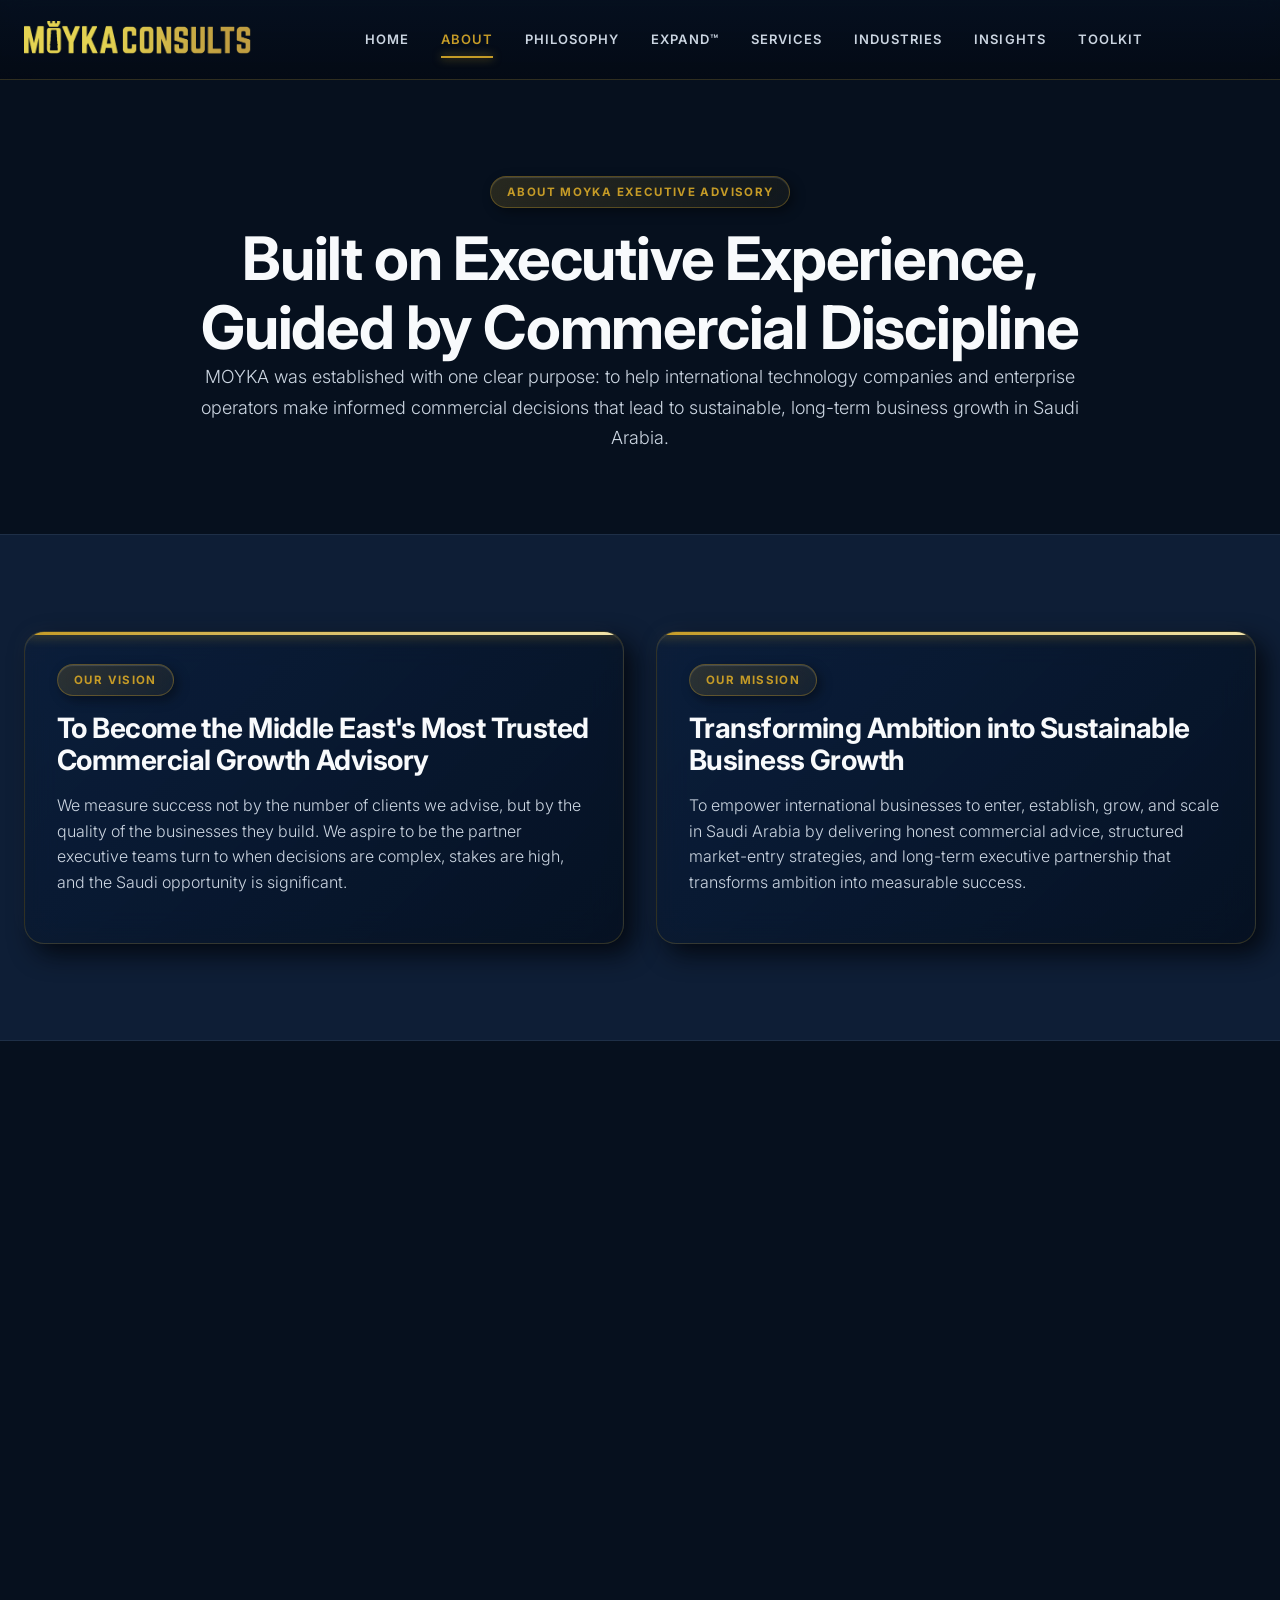
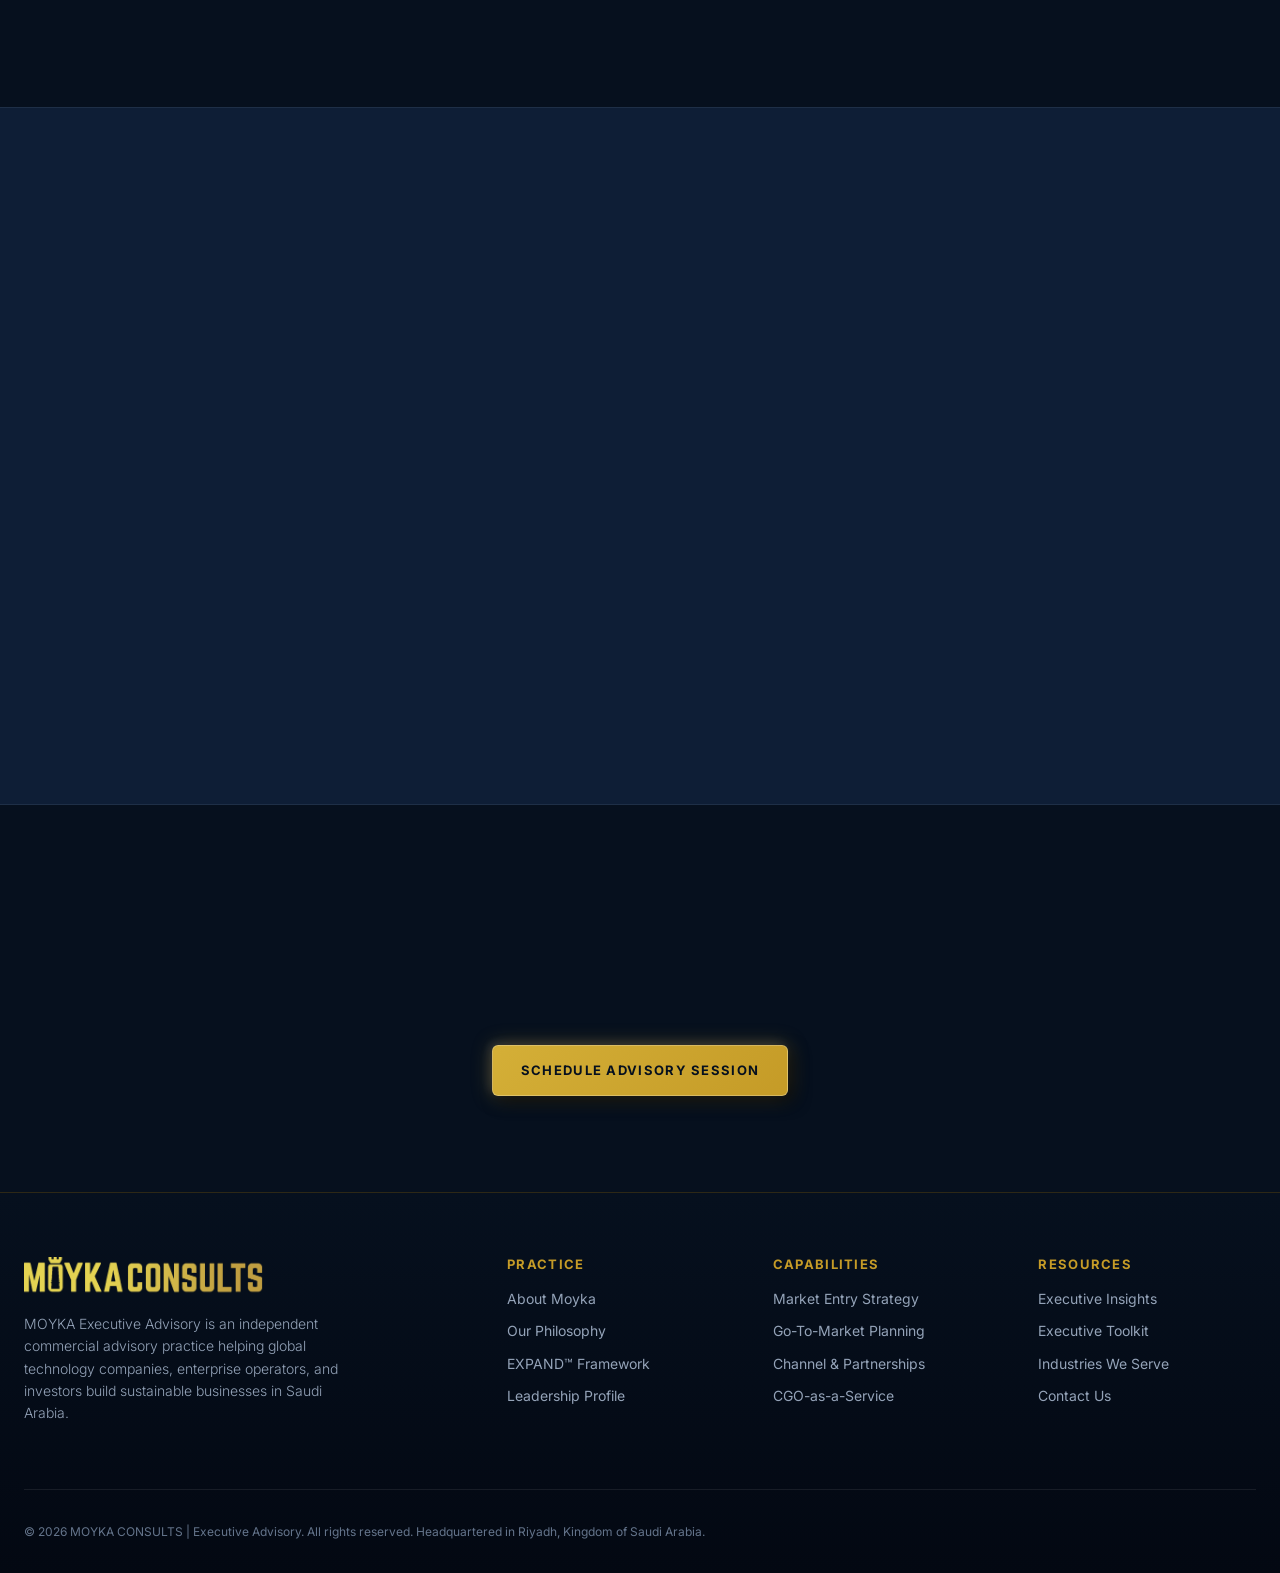
<file: about.html>
<!DOCTYPE html>
<html lang="en">
<head>
  <meta charset="UTF-8">
  <meta name="viewport" content="width=device-width, initial-scale=1.0">
  <title>About Moyka | MOYKA Executive Advisory</title>
  <meta name="description" content="Learn about MOYKA Executive Advisory, our vision, mission, core values, and founder leadership profile led by Muhammad Obaid Yar Khan Afridi.">
  
  <link rel="preconnect" href="https://fonts.googleapis.com">
  <link rel="preconnect" href="https://fonts.gstatic.com" crossorigin>
  <link href="https://fonts.googleapis.com/css2?family=Inter:wght@300;400;500;600;700;800&family=Playfair+Display:ital,wght@0,500;0,600;0,700;1,400&display=swap" rel="stylesheet">
  
  <link rel="stylesheet" href="assets/css/variables.css">
  <link rel="stylesheet" href="assets/css/global.css">
  <link rel="stylesheet" href="assets/css/components.css">
  <link rel="stylesheet" href="assets/css/pages.css">
</head>
<body>

  <!-- Header -->
  <header class="site-header">
    <div class="container header-container">
      <a href="index.html" class="logo-brand">
        <img src="assets/images/moyka-logo.png" alt="MOYKA CONSULTS" style="height: 38px; width: auto; object-fit: contain;">
      </a>
      <nav class="nav-desktop">
        <a href="index.html" class="nav-link">Home</a>
        <a href="about.html" class="nav-link active">About</a>
        <a href="philosophy.html" class="nav-link">Philosophy</a>
        <a href="expand.html" class="nav-link">EXPAND&trade;</a>
        <a href="services.html" class="nav-link">Services</a>
        <a href="industries.html" class="nav-link">Industries</a>
        <a href="insights.html" class="nav-link">Insights</a>
        <a href="toolkit.html" class="nav-link">Toolkit</a>
      </nav>
      <div style="display: flex; align-items: center; gap: 1.25rem;">
        <a href="contact.html" class="btn btn-outline-gold" style="display: none; @media(min-width: 768px){display: inline-flex;}">Get Diagnostic Audit</a>
        <button type="button" class="mobile-menu-btn" id="mobile-menu-btn" aria-label="Toggle menu">
          <span></span><span></span><span></span>
        </button>
      </div>
    </div>
  </header>

  <!-- Mobile Drawer -->
  <div class="mobile-drawer" id="mobile-drawer">
    <div style="display: flex; justify-content: center; margin-bottom: 1rem;">
      <img src="assets/images/moyka-logo.png" alt="MOYKA CONSULTS" style="height: 36px; width: auto;">
    </div>
    <a href="index.html" class="nav-link">Home</a>
    <a href="about.html" class="nav-link active">About Moyka</a>
    <a href="philosophy.html" class="nav-link">Our Philosophy</a>
    <a href="expand.html" class="nav-link">The EXPAND&trade; Framework</a>
    <a href="services.html" class="nav-link">Executive Services</a>
    <a href="industries.html" class="nav-link">Industries We Serve</a>
    <a href="insights.html" class="nav-link">Thought Leadership</a>
    <a href="toolkit.html" class="nav-link">Executive Toolkit</a>
    <a href="contact.html" class="btn btn-gold" style="margin-top: 1rem; width: 100%;">Book Advisory Call</a>
  </div>

  <main>
    <!-- PAGE HERO -->
    <section class="bg-deep" style="padding-top: var(--space-4xl); padding-bottom: var(--space-3xl);">
      <div class="container text-center container-narrow">
        <span class="badge-tag">ABOUT MOYKA EXECUTIVE ADVISORY</span>
        <h1 style="margin-top: var(--space-md);">Built on Executive Experience, Guided by Commercial Discipline</h1>
        <p class="lead">MOYKA was established with one clear purpose: to help international technology companies and enterprise operators make informed commercial decisions that lead to sustainable, long-term business growth in Saudi Arabia.</p>
      </div>
    </section>

    <!-- VISION & MISSION -->
    <section class="bg-slate section-border-top">
      <div class="container">
        <div class="grid-2col">
          <div class="card-executive card-gold-accent">
            <span class="badge-tag" style="align-self: flex-start; margin-bottom: var(--space-md);">OUR VISION</span>
            <h3 style="margin-bottom: var(--space-md);">To Become the Middle East's Most Trusted Commercial Growth Advisory</h3>
            <p>We measure success not by the number of clients we advise, but by the quality of the businesses they build. We aspire to be the partner executive teams turn to when decisions are complex, stakes are high, and the Saudi opportunity is significant.</p>
          </div>

          <div class="card-executive card-gold-accent">
            <span class="badge-tag" style="align-self: flex-start; margin-bottom: var(--space-md);">OUR MISSION</span>
            <h3 style="margin-bottom: var(--space-md);">Transforming Ambition into Sustainable Business Growth</h3>
            <p>To empower international businesses to enter, establish, grow, and scale in Saudi Arabia by delivering honest commercial advice, structured market-entry strategies, and long-term executive partnership that transforms ambition into measurable success.</p>
          </div>
        </div>
      </div>
    </section>

    <!-- CORE VALUES -->
    <section class="bg-deep section-border-top">
      <div class="container">
        <div class="text-center container-narrow" style="margin-bottom: var(--space-3xl);">
          <span class="badge-tag">OUR STANDARDS</span>
          <h2 style="margin-top: var(--space-md);">Our Five Core Values</h2>
          <p>Our values are not statements displayed on a wall. They are standards demonstrated through every recommendation we make and every relationship we build.</p>
        </div>

        <div class="grid-3col">
          <div class="card-executive">
            <span class="badge-tag" style="margin-bottom: var(--space-sm);">VALUE 01</span>
            <h3>Honesty Before Optimism</h3>
            <p>We tell clients what they need to hear&mdash;not what they want to hear. Trust begins with independent, objective commercial advice, even when it challenges existing assumptions.</p>
          </div>

          <div class="card-executive">
            <span class="badge-tag" style="margin-bottom: var(--space-sm);">VALUE 02</span>
            <h3>Commercial Thinking</h3>
            <p>Every recommendation must create measurable business value. Ideas are valuable only when they improve commercial outcomes, profit margins, or market positioning.</p>
          </div>

          <div class="card-executive">
            <span class="badge-tag" style="margin-bottom: var(--space-sm);">VALUE 03</span>
            <h3>Strategy Before Execution</h3>
            <p>Doing the wrong thing faster is never a competitive advantage. Disciplined strategic planning must always precede resource allocation and operational execution.</p>
          </div>

          <div class="card-executive">
            <span class="badge-tag" style="margin-bottom: var(--space-sm);">VALUE 04</span>
            <h3>Partnership Over Transactions</h3>
            <p>We measure success by long-term client growth rather than short-term project completion. We build relationships designed to evolve alongside your business.</p>
          </div>

          <div class="card-executive">
            <span class="badge-tag" style="margin-bottom: var(--space-sm);">VALUE 05</span>
            <h3>Accountability Through Execution</h3>
            <p>Advice creates possibilities; execution creates results. We remain engaged alongside specialist partners to ensure strategic intent translates into reality.</p>
          </div>

          <div class="card-executive" style="background-color: var(--color-brand-deep); border-color: var(--color-brand-gold-glow);">
            <span class="badge-tag" style="margin-bottom: var(--space-sm);">THE MOYKA PROMISE</span>
            <h3 style="color: var(--color-brand-gold);">Our Commitment</h3>
            <p class="font-serif" style="font-style: italic;">"We will never exaggerate market opportunities or validate poor assumptions to secure consulting revenue. Your long-term success is our primary mandate."</p>
          </div>
        </div>
      </div>
    </section>

    <!-- FOUNDER & LEADERSHIP CREDENTIALS SEGMENT -->
    <section id="leadership" class="bg-deep section-border-top">
      <div class="container">
        <div class="hero-grid">
          <!-- Seamless Borderless Founder Portrait Container -->
          <div>
            <div class="founder-seamless-container" id="founder-portrait-container">
              <div class="founder-depth-bg"></div>
              <img src="assets/images/founder-full.jpg" alt="Muhammad Obaid Yar Khan Afridi - Founder & Practice Lead" class="founder-seamless-img">
              
              <!-- Multi-directional gradient overlays melting background into website navy theme (#06101E) -->
              <div class="founder-blend-bottom"></div>
              <div class="founder-blend-sides"></div>
              <div class="founder-blend-top"></div>

              <!-- Strategic Aura Layers -->
              <div class="founder-light-sweep"></div>
              <div class="founder-rim-highlight"></div>



              <!-- Ambient Drifting Specks -->
              <div class="founder-specks-container">
                <span class="speck s1"></span>
                <span class="speck s2"></span>
                <span class="speck s3"></span>
                <span class="speck s4"></span>
                <span class="speck s5"></span>
                <span class="speck s6"></span>
              </div>

              <div class="founder-seamless-meta">
                <span class="badge-tag" style="margin-bottom: 8px;">PRACTICE LEAD & FOUNDER</span>
                <h3 style="font-size: 1.6rem; margin-bottom: 2px; color: #FFFFFF; text-shadow: 0 2px 10px rgba(0,0,0,0.8);">Muhammad Obaid Yar Khan Afridi</h3>
                <p style="font-size: 0.85rem; color: var(--color-brand-gold); margin-bottom: 0; font-weight: 700; text-transform: uppercase; text-shadow: 0 2px 8px rgba(0,0,0,0.8);">Founder & CEO, MOYKA Executive Advisory</p>
              </div>
            </div>
          </div>

          <!-- Founder Bio & Leadership Credentials Content -->
          <div>
            <div style="display: flex; justify-content: space-between; align-items: center;">
              <span class="badge-tag">LEADERSHIP CREDENTIALS</span>
              <img src="assets/images/moyka-logo.png" alt="MOYKA CONSULTS Logo" style="height: 28px; width: auto;">
            </div>
            <h2 style="margin-top: var(--space-md);">Two Decades of Commercial Execution Across GCC & South Asia</h2>
            
            <p class="lead">MOYKA was not created by career consultants. It was built by a commercial leader who has spent over twenty years operating where business strategy is tested every day&mdash;in the marketplace.</p>
            
            <p>Throughout his career, Muhammad Obaid Yar Khan Afridi has held senior commercial leadership positions across telecommunications, consumer electronics, IoT, SaaS, and enterprise digital transformation. He has built distribution networks, negotiated strategic joint ventures, and engineered high-yield revenue engines for market leaders including <strong>Virgin Mobile KSA, Mobily, Etisalat, and NestlÃ©</strong>.</p>

            <div style="background: var(--color-brand-slate); padding: var(--space-lg); border-radius: var(--radius-md); border: 1px solid var(--color-brand-border); margin-top: var(--space-xl);">
              <h4 style="color: var(--color-brand-gold); margin-bottom: 8px;">Regional Perspective & Grounded Realism</h4>
              <p style="font-size: 0.9rem; margin-bottom: 0;">Having lived and operated in Saudi Arabia for many years, he brings firsthand insight into the Kingdom's economic evolution under Vision 2030, government decision-making, local buyer behaviors, and commercial ecosystems.</p>
            </div>
          </div>
        </div>
      </div>
    </section>

    <!-- BRANDS WE HAVE WORKED WITH SEGMENT (CLEAN ROWS WITH UNIFORM-SIZED CARDS & LOGO WRAPPERS) -->
    <section class="bg-slate section-border-top" style="padding-top: var(--space-3xl); padding-bottom: var(--space-3xl);">
      <div class="container">
        <div class="text-center container-narrow" style="margin-bottom: var(--space-2xl);">
          <span class="badge-tag">TRUSTED ECOSYSTEM</span>
          <h2 style="margin-top: var(--space-md);">Brands We Have Worked With</h2>
          <p class="lead">Global brands, telecom operators, and enterprise technology leaders our founder has spearheaded commercial execution for.</p>
        </div>

        <div class="partner-section-clean">
          
          <!-- ROW 1 (6 OFFICIAL BRAND LOGO CARDS) -->
          <div class="partner-row-clean">
            <div class="logo-card-item">
              <div class="logo-img-wrapper">
                <img src="assets/images/logos/logo-aramco.png" alt="Saudi Aramco">
              </div>
            </div>
            <div class="logo-card-item">
              <div class="logo-img-wrapper">
                <img src="assets/images/logos/logo-stc.png" alt="STC Telecom">
              </div>
            </div>
            <div class="logo-card-item">
              <div class="logo-img-wrapper">
                <img src="assets/images/logos/logo-mobily.png" alt="Mobily KSA">
              </div>
            </div>
            <div class="logo-card-item">
              <div class="logo-img-wrapper">
                <img src="assets/images/logos/logo-zain.png" alt="Zain KSA">
              </div>
            </div>
            <div class="logo-card-item">
              <div class="logo-img-wrapper">
                <img src="assets/images/logos/logo-etisalat.png" alt="Etisalat Group">
              </div>
            </div>
            <div class="logo-card-item">
              <div class="logo-img-wrapper">
                <img src="assets/images/logos/logo-virgin.png" alt="Virgin Mobile">
              </div>
            </div>
          </div>

          <!-- ROW 2 (6 OFFICIAL BRAND LOGO CARDS) -->
          <div class="partner-row-clean">
            <div class="logo-card-item">
              <div class="logo-img-wrapper">
                <img src="assets/images/logos/logo-blackberry.png" alt="BlackBerry">
              </div>
            </div>
            <div class="logo-card-item">
              <div class="logo-img-wrapper">
                <img src="assets/images/logos/logo-jazz.png" alt="Jazz Telecom">
              </div>
            </div>
            <div class="logo-card-item">
              <div class="logo-img-wrapper">
                <img src="assets/images/logos/logo-nestle.png" alt="Nestle Global">
              </div>
            </div>
            <div class="logo-card-item">
              <div class="logo-img-wrapper">
                <img src="assets/images/logos/logo-omnicomm.png" alt="Omnicomm IoT">
              </div>
            </div>
            <div class="logo-card-item">
              <div class="logo-img-wrapper">
                <img src="assets/images/logos/logo-transight.png" alt="Transight IoT">
              </div>
            </div>
            <div class="logo-card-item">
              <div class="logo-img-wrapper">
                <img src="assets/images/logos/logo-technotrade.png" alt="Technotrade">
              </div>
            </div>
          </div>

          <!-- ROW 3 (5 OFFICIAL BRAND LOGO CARDS) -->
          <div class="partner-row-clean">
            <div class="logo-card-item">
              <div class="logo-img-wrapper">
                <img src="assets/images/logos/logo-qarrib.png" alt="Qarrib Digital">
              </div>
            </div>
            <div class="logo-card-item">
              <div class="logo-img-wrapper">
                <img src="assets/images/logos/logo-nabaat.png" alt="Nabaat Solutions">
              </div>
            </div>
            <div class="logo-card-item">
              <div class="logo-img-wrapper">
                <img src="assets/images/logos/logo-logigates.png" alt="LogiGates Tech">
              </div>
            </div>
            <div class="logo-card-item">
              <div class="logo-img-wrapper">
                <img src="assets/images/logos/logo-xprologic.png" alt="Xprologic">
              </div>
            </div>
            <div class="logo-card-item">
              <div class="logo-img-wrapper">
                <img src="assets/images/logos/logo-toojwear.png" alt="Toojwear">
              </div>
            </div>
          </div>

        </div>
      </div>
    </section>

    <!-- CALL TO ACTION -->
    <section class="bg-deep section-border-top">
      <div class="container text-center container-narrow">
        <h2>Engage Directly with Executive Leadership</h2>
        <p class="lead" style="margin-bottom: var(--space-xl);">Schedule a confidential executive discussion to evaluate your market opportunity or address existing expansion challenges in Saudi Arabia.</p>
        <a href="contact.html" class="btn btn-gold">Schedule Advisory Session</a>
      </div>
    </section>
  </main>

  <!-- Footer -->
  <footer class="site-footer">
    <div class="container">
      <div class="footer-grid">
        <div class="footer-brand">
          <a href="index.html" class="logo-brand">
            <img src="assets/images/moyka-logo.png" alt="MOYKA CONSULTS" style="height: 40px; width: auto; object-fit: contain;">
          </a>
          <p>MOYKA Executive Advisory is an independent commercial advisory practice helping global technology companies, enterprise operators, and investors build sustainable businesses in Saudi Arabia.</p>
        </div>
        <div>
          <h4 class="footer-title">Practice</h4>
          <div class="footer-links">
            <a href="about.html">About Moyka</a>
            <a href="philosophy.html">Our Philosophy</a>
            <a href="expand.html">EXPAND&trade; Framework</a>
            <a href="about.html#leadership">Leadership Profile</a>
          </div>
        </div>
        <div>
          <h4 class="footer-title">Capabilities</h4>
          <div class="footer-links">
            <a href="services.html">Market Entry Strategy</a>
            <a href="services.html">Go-To-Market Planning</a>
            <a href="services.html">Channel & Partnerships</a>
            <a href="services.html">CGO-as-a-Service</a>
          </div>
        </div>
        <div>
          <h4 class="footer-title">Resources</h4>
          <div class="footer-links">
            <a href="insights.html">Executive Insights</a>
            <a href="toolkit.html">Executive Toolkit</a>
            <a href="industries.html">Industries We Serve</a>
            <a href="contact.html">Contact Us</a>
          </div>
        </div>
      </div>
      <div class="footer-bottom">
        <div>&copy; 2026 MOYKA CONSULTS | Executive Advisory. All rights reserved. Headquartered in Riyadh, Kingdom of Saudi Arabia.</div>
      </div>
    </div>
  </footer>

  <script src="assets/js/main.js"></script>
  <script src="assets/js/interactive.js"></script>
</body>
</html>
</file>
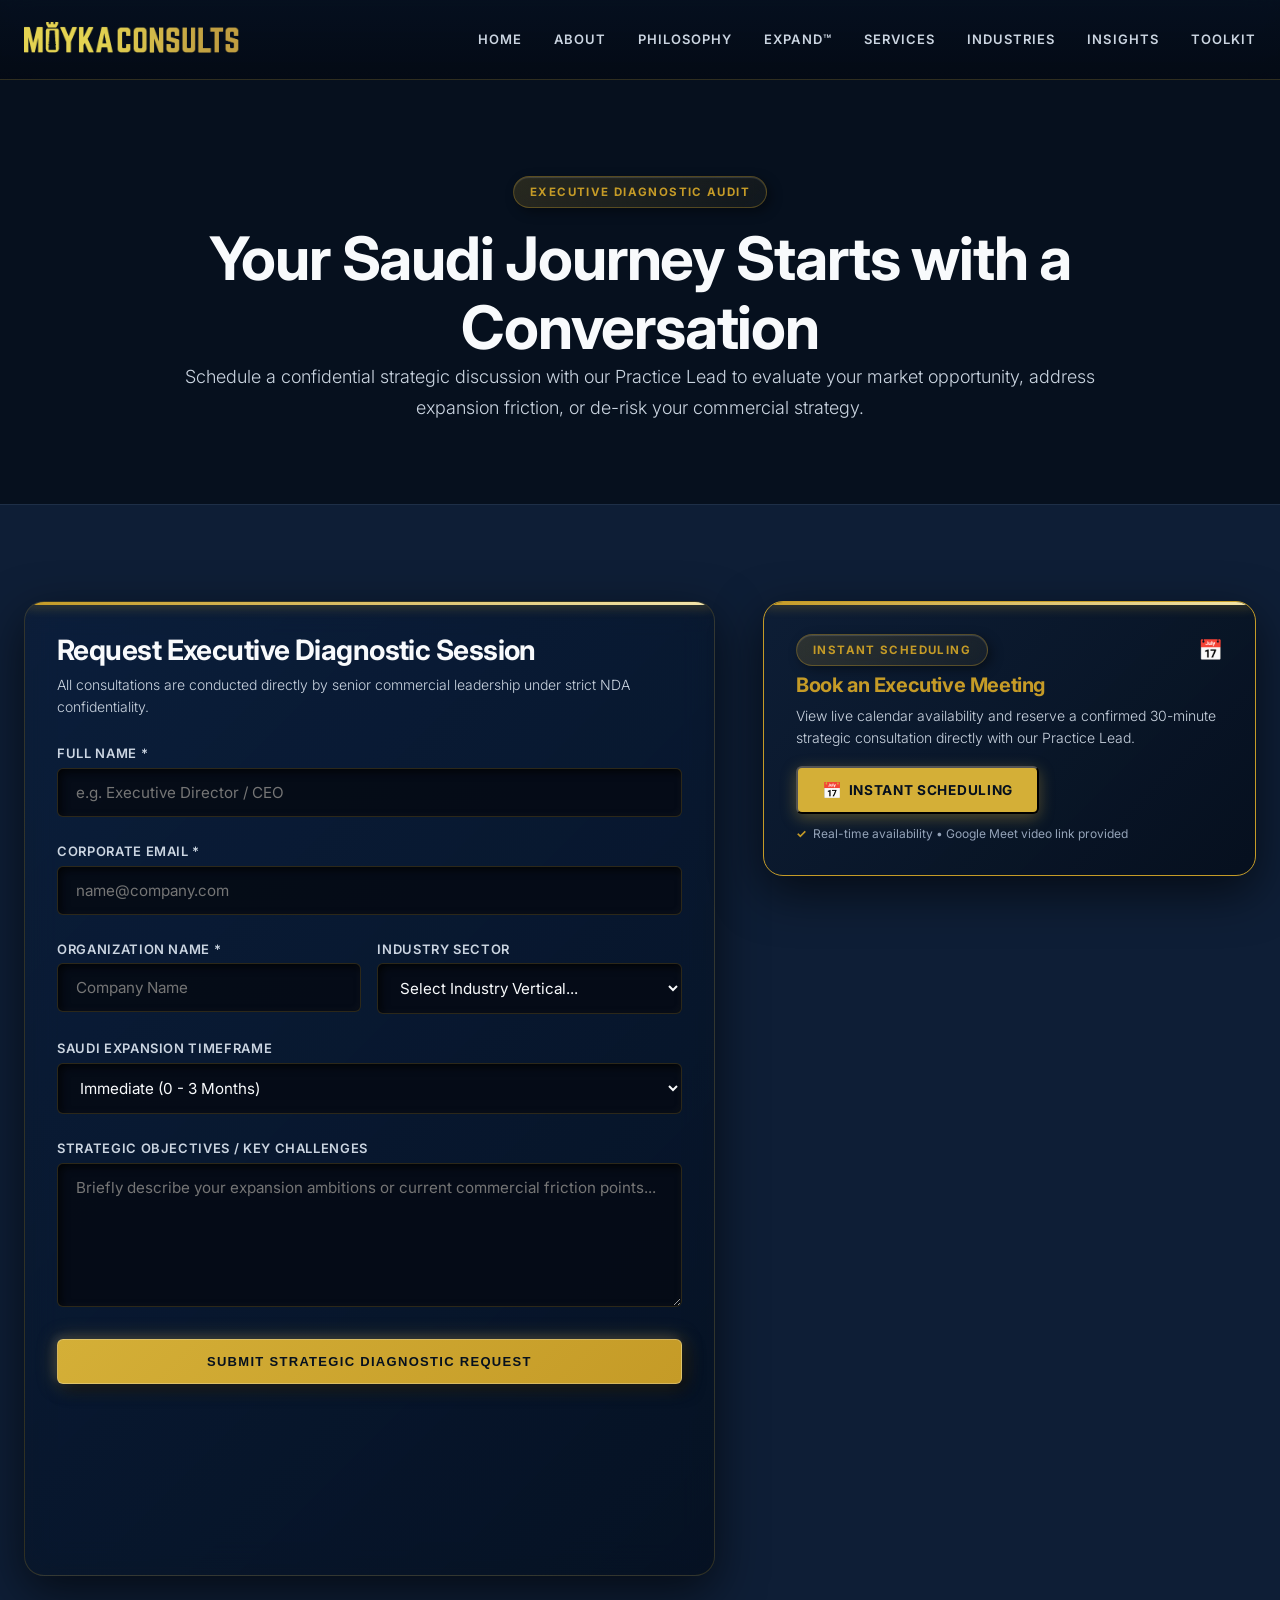
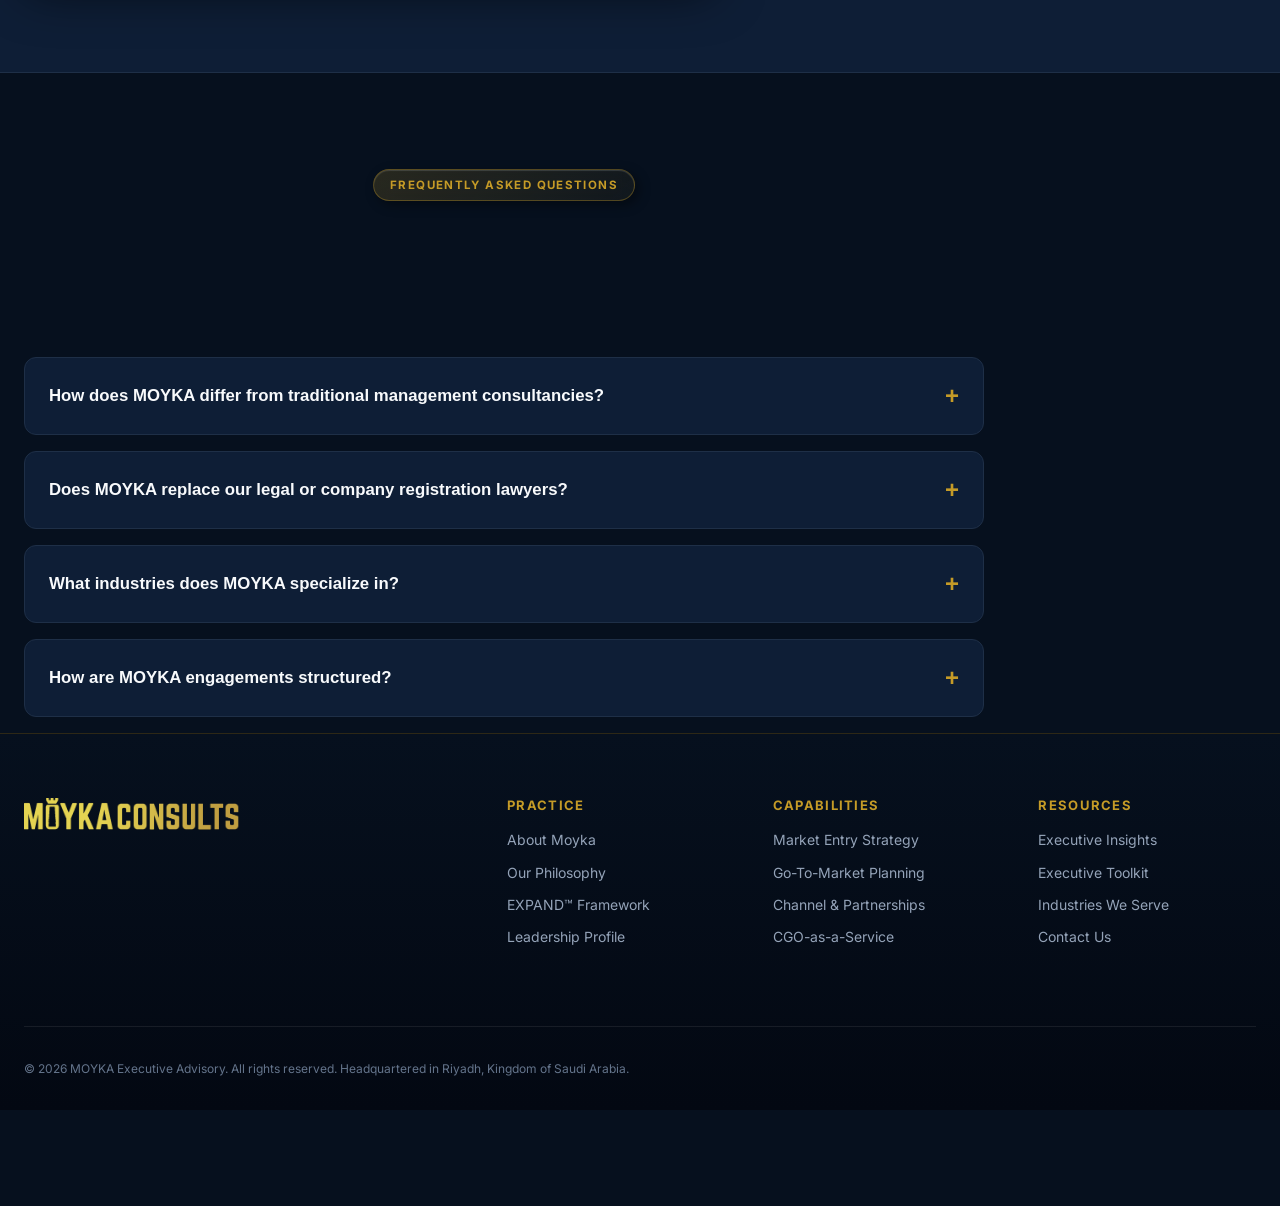
<file: contact.html>
<!DOCTYPE html>
<html lang="en">
<head>
  <meta charset="UTF-8">
  <meta name="viewport" content="width=device-width, initial-scale=1.0">
  <title>Contact & Executive Diagnostic Session | MOYKA Executive Advisory</title>
  <meta name="description" content="Schedule a confidential Executive Diagnostic Audit with MOYKA Executive Advisory in Riyadh, Saudi Arabia. Discuss your commercial expansion strategy under NDA governance.">
  
  <link rel="preconnect" href="https://fonts.googleapis.com">
  <link rel="preconnect" href="https://fonts.gstatic.com" crossorigin>
  <link href="https://fonts.googleapis.com/css2?family=Inter:wght@300;400;500;600;700;800&family=Playfair+Display:ital,wght@0,500;0,600;0,700;1,400&display=swap" rel="stylesheet">
  
  <!-- Google Calendar Scheduling Button Stylesheet -->
  <link href="https://calendar.google.com/calendar/scheduling-button-script.css" rel="stylesheet">
  
  <link rel="stylesheet" href="assets/css/variables.css?v=3.5">
  <link rel="stylesheet" href="assets/css/global.css?v=3.5">
  <link rel="stylesheet" href="assets/css/components.css?v=3.5">
  <link rel="stylesheet" href="assets/css/pages.css?v=3.5">
</head>
<body>

  <!-- Header -->
  <header class="site-header">
    <div class="container header-container">
      <a href="index.html" class="logo-brand">
        <img src="assets/images/moyka-logo.png" alt="MOYKA Logo" class="logo-svg">
      </a>
      <nav class="nav-desktop">
        <a href="index.html" class="nav-link">Home</a>
        <a href="about.html" class="nav-link">About</a>
        <a href="philosophy.html" class="nav-link">Philosophy</a>
        <a href="expand.html" class="nav-link">EXPAND&trade;</a>
        <a href="services.html" class="nav-link">Services</a>
        <a href="industries.html" class="nav-link">Industries</a>
        <a href="insights.html" class="nav-link">Insights</a>
        <a href="toolkit.html" class="nav-link">Toolkit</a>
      </nav>
      <a href="contact.html" class="btn btn-gold" style="display: none; @media(min-width: 768px){display: inline-flex;}">Get Diagnostic Audit</a>
      <button type="button" class="mobile-menu-btn" id="mobile-menu-btn" aria-label="Toggle menu">
        <span></span><span></span><span></span>
      </button>
    </div>
  </header>

  <!-- Mobile Drawer -->
  <div class="mobile-drawer" id="mobile-drawer">
    <a href="index.html" class="nav-link">Home</a>
    <a href="about.html" class="nav-link">About Moyka</a>
    <a href="philosophy.html" class="nav-link">Our Philosophy</a>
    <a href="expand.html" class="nav-link">The EXPAND&trade; Framework</a>
    <a href="services.html" class="nav-link">Executive Services</a>
    <a href="industries.html" class="nav-link">Industries We Serve</a>
    <a href="insights.html" class="nav-link">Thought Leadership</a>
    <a href="toolkit.html" class="nav-link">Executive Toolkit</a>
    <a href="contact.html" class="btn btn-gold" style="margin-top: 1rem; width: 100%;">Book Advisory Call</a>
  </div>

  <main>
    <!-- HERO SECTION -->
    <section class="bg-deep" style="padding-top: var(--space-4xl); padding-bottom: var(--space-3xl);">
      <div class="container text-center container-narrow">
        <span class="badge-tag">EXECUTIVE DIAGNOSTIC AUDIT</span>
        <h1 style="margin-top: var(--space-md);">Your Saudi Journey Starts with a Conversation</h1>
        <p class="lead">Schedule a confidential strategic discussion with our Practice Lead to evaluate your market opportunity, address expansion friction, or de-risk your commercial strategy.</p>
      </div>
    </section>

    <!-- FORM & CONTACT DETAILS SECTION (STATIC ZERO-ANIMATION SEGMENT) -->
    <style>
      /* Static Contact Segment - Zero Animation & Motion Effects */
      #contact-form-segment,
      #contact-form-segment *,
      #contact-form-segment .card-executive {
        transform: none !important;
        transition: none !important;
        animation: none !important;
      }
      #contact-form-segment .card-game-sheen {
        display: none !important;
      }
    </style>

    <section id="contact-form-segment" class="bg-slate section-border-top no-anim">
      <div class="container">
        <div class="hero-grid">
          
          <!-- Contact Form Left (Static) -->
          <div class="card-executive card-gold-accent no-anim" style="box-shadow: var(--shadow-lg);">
            <h3 style="margin-bottom: var(--space-sm);">Request Executive Diagnostic Session</h3>
            <p style="font-size: 0.875rem; margin-bottom: var(--space-lg);">All consultations are conducted directly by senior commercial leadership under strict NDA confidentiality.</p>

            <form id="executive-diagnostic-form" action="https://formsubmit.co/okhan@moykaconsults.com" method="POST">
              <!-- FormSubmit Hidden Settings -->
              <input type="hidden" name="_subject" value="Executive Diagnostic Session Request">
              <input type="hidden" name="_template" value="table">
              <input type="hidden" name="_captcha" value="false">
              <input type="hidden" name="_next" value="https://moykaconsults.com/contact.html?submitted=true">
              <input type="hidden" name="email" id="formsubmit-email-sync" value="">

              <div class="form-group">
                <label class="form-label" for="full_name">Full Name *</label>
                <input type="text" id="full_name" name="full_name" class="form-control" placeholder="e.g. Executive Director / CEO" required>
              </div>

              <div class="form-group">
                <label class="form-label" for="corporate_email">Corporate Email *</label>
                <input type="email" id="corporate_email" name="corporate_email" class="form-control" placeholder="name@company.com" required>
              </div>

              <div class="grid-2col" style="gap: var(--space-md); margin-bottom: 0;">
                <div class="form-group">
                  <label class="form-label" for="organization_name">Organization Name *</label>
                  <input type="text" id="organization_name" name="organization_name" class="form-control" placeholder="Company Name" required>
                </div>

                <div class="form-group">
                  <label class="form-label" for="industry_sector">Industry Sector</label>
                  <select id="industry_sector" name="industry_sector" class="form-control">
                    <option value="">Select Industry Vertical...</option>
                    <option value="Retail">Retail</option>
                    <option value="FMCG">FMCG</option>
                    <option value="Technology">Technology</option>
                    <option value="Healthcare">Healthcare</option>
                    <option value="Manufacturing">Manufacturing</option>
                    <option value="Other">Other</option>
                  </select>
                </div>
              </div>

              <div class="form-group">
                <label class="form-label" for="saudi_expansion_timeframe">Saudi Expansion Timeframe</label>
                <select id="saudi_expansion_timeframe" name="saudi_expansion_timeframe" class="form-control">
                  <option value="Immediate (0 - 3 Months)">Immediate (0 - 3 Months)</option>
                  <option value="3 - 6 Months">3 - 6 Months</option>
                  <option value="6 - 12 Months">6 - 12 Months</option>
                  <option value="12+ Months">12+ Months</option>
                </select>
              </div>

              <div class="form-group">
                <label class="form-label" for="strategic_objectives">Strategic Objectives / Key Challenges</label>
                <textarea id="strategic_objectives" name="strategic_objectives" rows="6" class="form-control" placeholder="Briefly describe your expansion ambitions or current commercial friction points..."></textarea>
              </div>

              <button type="submit" class="btn btn-gold" style="width: 100%;">SUBMIT STRATEGIC DIAGNOSTIC REQUEST</button>
            </form>

            <!-- Thank You Appointment Confirmation Box -->
            <div id="form-thankyou-message" style="display: none; padding: var(--space-xl); background: linear-gradient(135deg, rgba(14, 30, 54, 0.95), rgba(6, 16, 30, 0.98)); border: 1.5px solid var(--color-brand-gold); border-radius: var(--radius-lg); text-align: center;">
              <div style="width: 56px; height: 56px; border-radius: 50%; background: linear-gradient(135deg, #D4AF37, #C59B27); color: #06101E; font-size: 1.5rem; font-weight: 800; display: flex; align-items: center; justify-content: center; margin: 0 auto var(--space-md) auto; box-shadow: 0 0 20px rgba(197, 155, 39, 0.5);">
                &#10003;
              </div>
              <h3 style="color: var(--color-brand-gold); margin-bottom: var(--space-xs); font-size: 1.35rem;">Thank You! Your Appointment Request Has Been Received</h3>
              <p style="font-size: 0.95rem; color: var(--color-text-secondary); line-height: 1.7; margin-bottom: var(--space-md);">
                Your Executive Diagnostic Session request has been submitted successfully. Our senior commercial leadership team will review your details under strict NDA confidentiality and confirm your appointment within 24 hours.
              </p>
              <div style="margin: var(--space-lg) 0; padding: var(--space-md); background: rgba(6, 16, 30, 0.6); border: 1px solid rgba(197, 155, 39, 0.3); border-radius: var(--radius-md); text-align: center;">
                <p style="font-size: 0.875rem; color: #FFFFFF; font-weight: 600; margin-bottom: var(--space-sm);">
                  Prefer to select your meeting time immediately?
                </p>
                <div id="google-calendar-booking-button-thankyou" style="display: flex; justify-content: center;"></div>
              </div>
              <div style="font-size: 0.8rem; color: var(--color-brand-gold); font-weight: 700; text-transform: uppercase; letter-spacing: 0.08em;">
                MOYKA Executive Advisory &bull; Riyadh Practice
              </div>
            </div>
          </div>

          <!-- Contact Credentials Right (Static) -->
          <div class="no-anim" style="display: flex; flex-direction: column; gap: var(--space-lg);">
            
            <!-- Google Calendar Executive Appointment Booking Card -->
            <div class="card-executive card-gold-accent no-anim" style="box-shadow: var(--shadow-lg); border: 1.5px solid var(--color-brand-gold); background: linear-gradient(135deg, rgba(14, 30, 54, 0.95), rgba(6, 16, 30, 0.98));">
              <div style="display: flex; justify-content: space-between; align-items: center; margin-bottom: 8px;">
                <span class="badge-tag">INSTANT SCHEDULING</span>
                <span style="font-size: 1.25rem; color: var(--color-brand-gold);" aria-hidden="true">&#128197;</span>
              </div>
              <h3 style="color: var(--color-brand-gold); font-size: 1.25rem; margin-bottom: 8px;">Book an Executive Meeting</h3>
              <p style="font-size: 0.875rem; color: var(--color-text-secondary); line-height: 1.6; margin-bottom: var(--space-md);">
                View live calendar availability and reserve a confirmed 30-minute strategic consultation directly with our Practice Lead.
              </p>
              <!-- Google Calendar Booking Button Container -->
              <div id="google-calendar-booking-button"></div>
              <div style="font-size: 0.75rem; color: var(--color-text-muted); margin-top: 10px; display: flex; align-items: center; gap: 6px;">
                <span style="color: var(--color-brand-gold); font-weight: 700;">&#10003;</span>
                <span>Real-time availability &bull; Google Meet video link provided</span>
              </div>
            </div>

            <div class="card-executive no-anim">
              <span class="badge-tag" style="margin-bottom: 8px;">HEADQUARTERS</span>
              <h3>Riyadh Practice Office</h3>
              <p style="font-size: 0.9rem; margin-bottom: var(--space-sm);"><strong>MOYKA Executive Advisory</strong></p>
              <p style="font-size: 0.875rem; color: var(--color-text-secondary);">Riyadh, Kingdom of Saudi Arabia</p>
              <p style="font-size: 0.875rem; margin-bottom: 0;"><strong>Direct Contact:</strong> <a href="mailto:okhan@moykaconsults.com" style="color: var(--color-brand-gold);">okhan@moykaconsults.com</a></p>
              <p style="font-size: 0.875rem;"><strong>Website:</strong> <a href="https://moykaconsults.com" target="_blank" rel="noopener" style="color: var(--color-brand-gold);">moykaconsults.com</a></p>
            </div>

            <div class="card-executive no-anim">
              <span class="badge-tag" style="margin-bottom: 8px;">BUSINESS HOURS</span>
              <h3>Advisory Operating Hours</h3>
              <p style="font-size: 0.875rem; margin-bottom: 4px;"><strong>Sunday &ndash; Thursday:</strong> 08:30 &ndash; 17:30 (AST / Riyadh Time)</p>
              <p style="font-size: 0.875rem; margin-bottom: 0;"><strong>Friday &ndash; Saturday:</strong> Closed for Client Retainers</p>
            </div>

            <div class="card-executive no-anim" style="border-color: var(--color-brand-gold-glow);">
              <h3 style="color: var(--color-brand-gold); margin-bottom: 8px;">NDA &amp; Compliance Guarantee</h3>
              <p style="font-size: 0.85rem; margin-bottom: 0;">We operate under strict executive non-disclosure governance. Your strategic plans, financial metrics, and corporate details will never be shared without explicit authorization.</p>
            </div>
          </div>

        </div>
      </div>
    </section>

    <!-- FREQUENTLY ASKED QUESTIONS -->
    <section class="bg-deep section-border-top">
      <div class="container">
        <div class="text-center container-narrow" style="margin-bottom: var(--space-3xl);">
          <span class="badge-tag">FREQUENTLY ASKED QUESTIONS</span>
          <h2 style="margin-top: var(--space-md);">Executive Questions & Answers</h2>
          <p>Common questions from CEOs, founders, and regional directors considering MOYKA Executive Advisory.</p>
        </div>

        <div class="container-narrow">
          <div class="accordion-item">
            <button type="button" class="accordion-header">How does MOYKA differ from traditional management consultancies?</button>
            <div class="accordion-body">
              Traditional consultancies often send junior analysts to deliver theoretical slide decks and leave execution risk to you. MOYKA provides founder-direct commercial leadership. We act as your Chief Growth Orchestrator&mdash;staying engaged throughout execution, coordinating legal/digital specialists, and taking accountability for EBITDA outcomes.
            </div>
          </div>

          <div class="accordion-item">
            <button type="button" class="accordion-header">Does MOYKA replace our legal or company registration lawyers?</button>
            <div class="accordion-body">
              No. We do not replace specialized legal, tax, or registration firms. Instead, we sit above all workstreams to ensure legal formation activities serve one integrated commercial strategy. We work alongside your chosen lawyers or introduce carefully vetted legal partners.
            </div>
          </div>

          <div class="accordion-item">
            <button type="button" class="accordion-header">What industries does MOYKA specialize in?</button>
            <div class="accordion-body">
              Our expertise is strongest where commercial success depends on technology innovation, B2B sales pipelines, strategic channels, and complex market entry. Key verticals include Enterprise Tech & SaaS, Telecommunications, Smart Cities, MedTech, Consumer Electronics, Logistics, and Advanced Manufacturing.
            </div>
          </div>

          <div class="accordion-item">
            <button type="button" class="accordion-header">How are MOYKA engagements structured?</button>
            <div class="accordion-body">
              We offer four flexible models: Fixed-Scope Strategic Advisory (feasibility & market entry strategy), Market Entry Partner (6-12 month execution project), Commercial Growth Retainer (ongoing monthly strategic advisory), and Chief Growth Office / CGO-as-a-Service (our flagship embedded advisory model).
            </div>
          </div>
        </div>
      </div>
  <!-- Executive Calendar Appointment Booking Modal -->
  <div id="executive-calendar-modal" class="executive-calendar-overlay" style="display: none;" role="dialog" aria-modal="true" aria-labelledby="cal-modal-title">
    <div class="executive-calendar-dialog">
      <!-- Modal Header -->
      <div class="cal-modal-header">
        <div style="display: flex; align-items: center; gap: 12px;">
          <div style="width: 40px; height: 40px; border-radius: 8px; background: rgba(197, 155, 39, 0.15); border: 1px solid rgba(197, 155, 39, 0.4); display: flex; align-items: center; justify-content: center; font-size: 1.25rem;">
            &#128197;
          </div>
          <div>
            <h3 id="cal-modal-title" style="margin: 0; font-size: 1.15rem; color: #FFFFFF;">Book an Executive Advisory Meeting</h3>
            <p style="margin: 2px 0 0 0; font-size: 0.75rem; color: var(--color-text-secondary);">Direct Consultation with Practice Leadership &bull; Riyadh Time (AST)</p>
          </div>
        </div>
        <button type="button" class="cal-modal-close" onclick="closeCalendarModal()" aria-label="Close Calendar Modal">&times;</button>
      </div>

      <!-- Modal Body (Two-Column Layout) -->
      <div class="cal-modal-body">
        <!-- Column 1: Interactive Date & Time Picker -->
        <div class="cal-picker-col">
          <!-- Month Navigation -->
          <div class="cal-month-nav">
            <button type="button" class="cal-nav-btn" id="cal-prev-month" aria-label="Previous month">&lsaquo;</button>
            <div id="cal-month-label" class="cal-month-title">September 2026</div>
            <button type="button" class="cal-nav-btn" id="cal-next-month" aria-label="Next month">&rsaquo;</button>
          </div>

          <!-- Weekday Headers (Sunday - Thursday workweek in KSA) -->
          <div class="cal-weekdays-grid">
            <span title="Sunday (Workday)">Sun</span>
            <span title="Monday (Workday)">Mon</span>
            <span title="Tuesday (Workday)">Tue</span>
            <span title="Wednesday (Workday)">Wed</span>
            <span title="Thursday (Workday)">Thu</span>
            <span class="cal-weekend" title="Friday (Closed)">Fri</span>
            <span class="cal-weekend" title="Saturday (Closed)">Sat</span>
          </div>

          <!-- Days Grid -->
          <div id="cal-days-grid" class="cal-days-grid">
            <!-- Dynamically populated via JS -->
          </div>

          <!-- Available Time Slots -->
          <div class="cal-slots-section">
            <div class="cal-slots-title">
              <span>Select Available Time Slot (AST / Riyadh)</span>
              <span id="cal-selected-date-badge" class="cal-badge-pill">Select Date</span>
            </div>
            <div id="cal-slots-grid" class="cal-slots-grid">
              <!-- Dynamically populated via JS -->
            </div>
          </div>
        </div>

        <!-- Column 2: Booking Details Form -->
        <div class="cal-form-col">
          <form id="cal-booking-form" action="https://formsubmit.co/okhan@moykaconsults.com" method="POST">
            <input type="hidden" name="_subject" id="cal-form-subject" value="New Executive Meeting Booked via Calendar">
            <input type="hidden" name="_template" value="table">
            <input type="hidden" name="_captcha" value="false">
            <input type="hidden" name="_next" value="https://moykaconsults.com/contact.html?meeting_booked=true">
            <input type="hidden" name="_replyto" id="cal-replyto" value="">
            <input type="hidden" name="selected_date" id="cal-input-date" value="">
            <input type="hidden" name="selected_time" id="cal-input-time" value="">
            <input type="hidden" name="meeting_type" id="cal-input-type" value="Google Meet Video">

            <!-- Meeting Summary Card -->
            <div class="cal-summary-card">
              <div style="font-size: 0.7rem; color: var(--color-brand-gold); text-transform: uppercase; font-weight: 700; letter-spacing: 0.05em; margin-bottom: 4px;">
                Session Summary
              </div>
              <div style="font-size: 0.9rem; font-weight: 700; color: #FFFFFF;" id="cal-summary-datetime">
                Please choose a date &amp; time on the left
              </div>
              <div style="font-size: 0.72rem; color: var(--color-text-secondary); margin-top: 4px;">
                Duration: 30 Minutes &bull; Senior Commercial Leadership
              </div>
            </div>

            <div class="form-group" style="margin-bottom: 8px;">
              <label class="form-label" for="cal_name" style="font-size: 0.75rem;">Full Name *</label>
              <input type="text" id="cal_name" name="full_name" class="form-control" placeholder="e.g. Director / CEO" required style="padding: 7px 10px; font-size: 0.82rem;">
            </div>

            <div class="form-group" style="margin-bottom: 8px;">
              <label class="form-label" for="cal_email" style="font-size: 0.75rem;">Corporate Email *</label>
              <input type="email" id="cal_email" name="email" class="form-control" placeholder="name@company.com" required style="padding: 7px 10px; font-size: 0.82rem;">
            </div>

            <div class="form-group" style="margin-bottom: 8px;">
              <label class="form-label" for="cal_company" style="font-size: 0.75rem;">Organization Name *</label>
              <input type="text" id="cal_company" name="organization" class="form-control" placeholder="Company Name" required style="padding: 7px 10px; font-size: 0.82rem;">
            </div>

            <div class="form-group" style="margin-bottom: 8px;">
              <label class="form-label" style="font-size: 0.75rem;">Meeting Format</label>
              <div style="display: flex; gap: 8px;">
                <button type="button" class="cal-type-btn is-active" data-type="Google Meet Video" onclick="selectMeetingType(this, 'Google Meet Video')">
                  <span>📹</span> Google Meet
                </button>
                <button type="button" class="cal-type-btn" data-type="Phone Briefing" onclick="selectMeetingType(this, 'Phone Briefing')">
                  <span>📞</span> Phone Call
                </button>
              </div>
            </div>

            <div class="form-group" style="margin-bottom: 12px;">
              <label class="form-label" for="cal_notes" style="font-size: 0.75rem;">Discussion Agenda / Key Friction Points (Optional)</label>
              <textarea id="cal_notes" name="notes" rows="2" class="form-control" placeholder="Brief topics for discussion..." style="padding: 7px 10px; font-size: 0.8rem;"></textarea>
            </div>

            <button type="submit" id="cal-submit-btn" class="btn btn-gold" style="width: 100%; padding: 11px; font-size: 0.85rem; font-weight: 700;" disabled>
              CONFIRM APPOINTMENT
            </button>

            <p style="font-size: 0.68rem; color: var(--color-text-muted); text-align: center; margin-top: 8px; margin-bottom: 0;">
              &#128274; Conducted under strict NDA confidentiality &bull; Sent to okhan@moykaconsults.com
            </p>
          </form>

          <!-- Booking Success Confirmation Inside Modal -->
          <div id="cal-success-view" style="display: none; text-align: center; padding: 20px 10px;">
            <div style="width: 52px; height: 52px; border-radius: 50%; background: linear-gradient(135deg, #D4AF37, #C59B27); color: #06101E; font-size: 1.5rem; font-weight: 800; display: flex; align-items: center; justify-content: center; margin: 0 auto 12px auto; box-shadow: 0 0 16px rgba(197, 155, 39, 0.4);">
              &#10003;
            </div>
            <h4 style="color: var(--color-brand-gold); font-size: 1.2rem; margin-bottom: 6px;">Meeting Confirmed!</h4>
            <p style="font-size: 0.85rem; color: var(--color-text-secondary); line-height: 1.6; margin-bottom: 12px;">
              Your executive consultation has been scheduled with Practice Leadership.
            </p>
            <div id="cal-confirmed-summary" style="padding: 10px 14px; background: rgba(6, 16, 30, 0.75); border: 1px solid rgba(197, 155, 39, 0.3); border-radius: 6px; font-size: 0.82rem; color: var(--color-brand-gold); margin-bottom: 14px; font-weight: 600;">
            </div>

            <!-- Instant Calendar Sync Actions -->
            <div style="display: flex; flex-direction: column; gap: 8px; margin-bottom: 14px;">
              <a id="cal-add-google-btn" href="#" target="_blank" rel="noopener" class="btn btn-gold" style="font-size: 0.8rem; padding: 10px; display: flex; align-items: center; justify-content: center; gap: 6px; text-decoration: none;">
                <span>📅</span> Add to Google Calendar &amp; Meet
              </a>
              <button type="button" id="cal-download-ics-btn" class="btn btn-outline-gold" style="font-size: 0.8rem; padding: 10px; display: flex; align-items: center; justify-content: center; gap: 6px;">
                <span>📥</span> Download Calendar Invite (.ics)
              </button>
            </div>

            <div id="cal-dispatch-note" style="font-size: 0.72rem; color: var(--color-text-muted); margin-bottom: 12px; line-height: 1.4;">
              Notification dispatched to <strong style="color: #FFFFFF;">okhan@moykaconsults.com</strong>
            </div>

            <button type="button" class="btn btn-ghost" onclick="closeCalendarModal()" style="width: 100%; padding: 8px; font-size: 0.85rem;">CLOSE</button>
          </div>
        </div>
      </div>
    </div>
  </div>

  <!-- Footer -->
  <footer class="site-footer">
    <div class="container">
      <div class="footer-grid">
        <div class="footer-brand">
          <a href="index.html" class="logo-brand">
            <img src="assets/images/moyka-logo.png" alt="MOYKA Logo" class="logo-svg">
          </a>
          <p>MOYKA Executive Advisory is an independent commercial advisory practice helping global technology companies, enterprise operators, and investors build sustainable businesses in Saudi Arabia.</p>
        </div>
        <div>
          <h4 class="footer-title">Practice</h4>
          <div class="footer-links">
            <a href="about.html">About Moyka</a>
            <a href="philosophy.html">Our Philosophy</a>
            <a href="expand.html">EXPAND&trade; Framework</a>
            <a href="about.html#leadership">Leadership Profile</a>
          </div>
        </div>
        <div>
          <h4 class="footer-title">Capabilities</h4>
          <div class="footer-links">
            <a href="services.html">Market Entry Strategy</a>
            <a href="services.html">Go-To-Market Planning</a>
            <a href="services.html">Channel & Partnerships</a>
            <a href="services.html">CGO-as-a-Service</a>
          </div>
        </div>
        <div>
          <h4 class="footer-title">Resources</h4>
          <div class="footer-links">
            <a href="insights.html">Executive Insights</a>
            <a href="toolkit.html">Executive Toolkit</a>
            <a href="industries.html">Industries We Serve</a>
            <a href="contact.html">Contact Us</a>
          </div>
        </div>
      </div>
      <div class="footer-bottom">
        <div>&copy; 2026 MOYKA Executive Advisory. All rights reserved. Headquartered in Riyadh, Kingdom of Saudi Arabia.</div>
      </div>
    </div>
  </footer>

  <script src="assets/js/main.js?v=3.5"></script>
  <script src="assets/js/interactive.js?v=3.5"></script>
  
  <!-- Google Calendar Scheduling Button Script & Initialization -->
  <script src="https://calendar.google.com/calendar/scheduling-button-script.js" async></script>
  <script>
    (function () {
      // NOTE: Replace 'YOUR_BOOKING_PAGE_URL' with your Google Calendar Appointment Schedule URL
      // if you wish to use Google's hosted scheduler. Otherwise, the built-in Executive Calendar is used.
      var BOOKING_PAGE_URL = 'YOUR_BOOKING_PAGE_URL';
      window.MOYKA_BOOKING_PAGE_URL = BOOKING_PAGE_URL;

      function setupBookingButtons() {
        var isGoogleValid = BOOKING_PAGE_URL && BOOKING_PAGE_URL !== 'YOUR_BOOKING_PAGE_URL' && BOOKING_PAGE_URL.startsWith('https://calendar.google.com');

        if (isGoogleValid && typeof calendar !== 'undefined' && calendar.schedulingButton && typeof calendar.schedulingButton.load === 'function') {
          var targetMain = document.getElementById('google-calendar-booking-button');
          if (targetMain && !targetMain.hasChildNodes()) {
            calendar.schedulingButton.load({
              url: BOOKING_PAGE_URL,
              color: '#d4af37',
              label: 'Instant Scheduling',
              target: targetMain
            });
          }

          var targetThankyou = document.getElementById('google-calendar-booking-button-thankyou');
          if (targetThankyou && !targetThankyou.hasChildNodes()) {
            calendar.schedulingButton.load({
              url: BOOKING_PAGE_URL,
              color: '#d4af37',
              label: 'Instant Scheduling',
              target: targetThankyou
            });
          }
        } else {
          // Use Built-in Luxury Executive Calendar Modal (Zero Error Guaranteed)
          var targetMain = document.getElementById('google-calendar-booking-button');
          if (targetMain) {
            targetMain.innerHTML = '<button type="button" class="qxCTlb" onclick="openCalendarModal()" aria-label="Instant Scheduling - Book an Executive Meeting"><span style="font-size: 1rem; margin-right: 6px;">&#128197;</span> Instant Scheduling</button>';
          }

          var targetThankyou = document.getElementById('google-calendar-booking-button-thankyou');
          if (targetThankyou) {
            targetThankyou.innerHTML = '<button type="button" class="qxCTlb" onclick="openCalendarModal()" aria-label="Select Calendar Slot"><span style="font-size: 1rem; margin-right: 6px;">&#128197;</span> Select Calendar Slot</button>';
          }
        }
      }

      if (document.readyState === 'complete') {
        setupBookingButtons();
      } else {
        window.addEventListener('load', setupBookingButtons);
      }
    })();
  </script>

  <script>
    document.addEventListener('DOMContentLoaded', function() {
      const form = document.getElementById('executive-diagnostic-form');
      const thankyouBox = document.getElementById('form-thankyou-message');

      // Check if redirected from standard POST submission (?submitted=true)
      if (window.location.search.includes('submitted=true')) {
        if (form) form.style.display = 'none';
        if (thankyouBox) thankyouBox.style.display = 'block';
        return;
      }

      if (form) {
        form.addEventListener('submit', function(e) {
          e.preventDefault();
          const submitBtn = form.querySelector('button[type="submit"]');
          const emailInput = form.querySelector('[name="corporate_email"]');
          const syncEmail = document.getElementById('formsubmit-email-sync');

          if (emailInput && syncEmail) {
            syncEmail.value = emailInput.value;
          }

          if (submitBtn) {
            submitBtn.disabled = true;
            submitBtn.innerText = 'Submitting Request...';
          }

          const formData = new FormData(form);

          fetch('https://formsubmit.co/ajax/okhan@moykaconsults.com', {
            method: 'POST',
            body: formData,
            headers: {
              'Accept': 'application/json'
            }
          })
          .then(function(response) {
            form.style.display = 'none';
            if (thankyouBox) thankyouBox.style.display = 'block';
          })
          .catch(function(error) {
            // In case of CORS or browser blocking, fallback to standard form submit
            form.submit();
          });
        });
      }
    });
  </script>
</body>
</html>
</file>
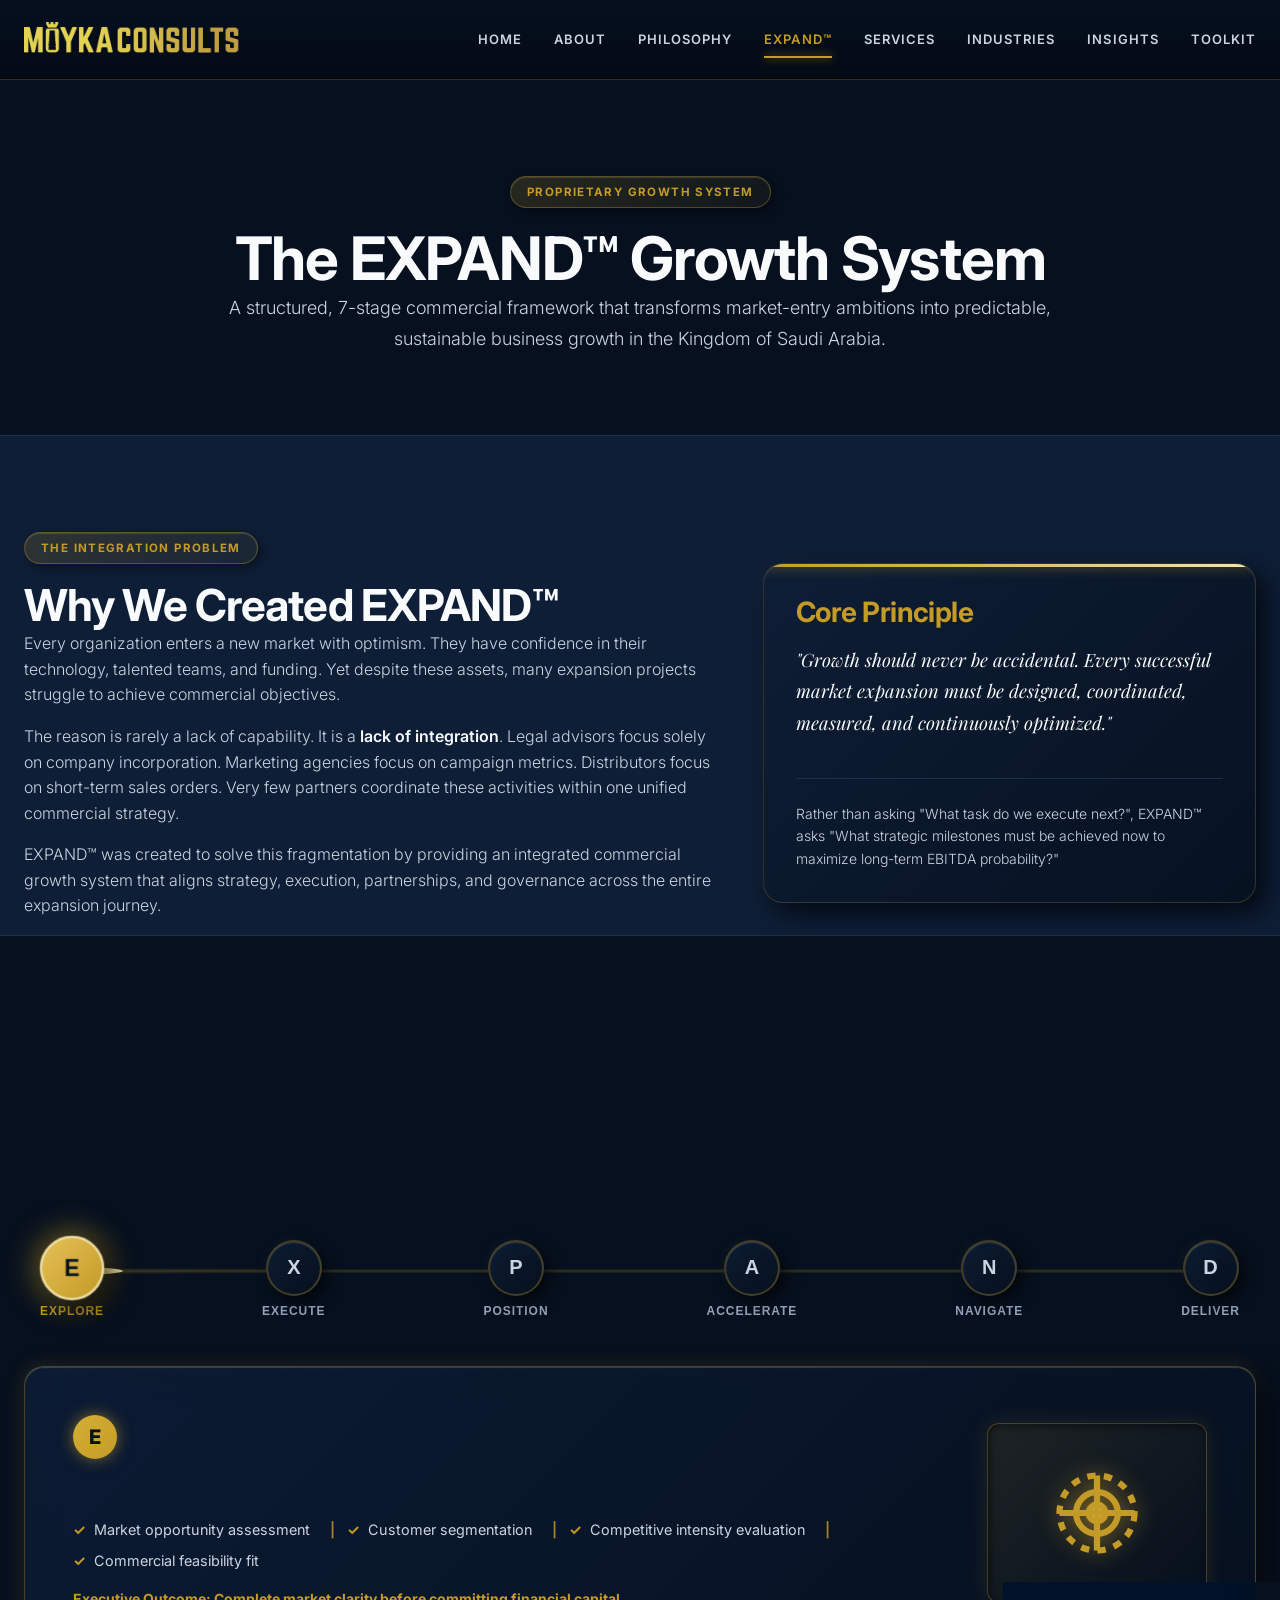
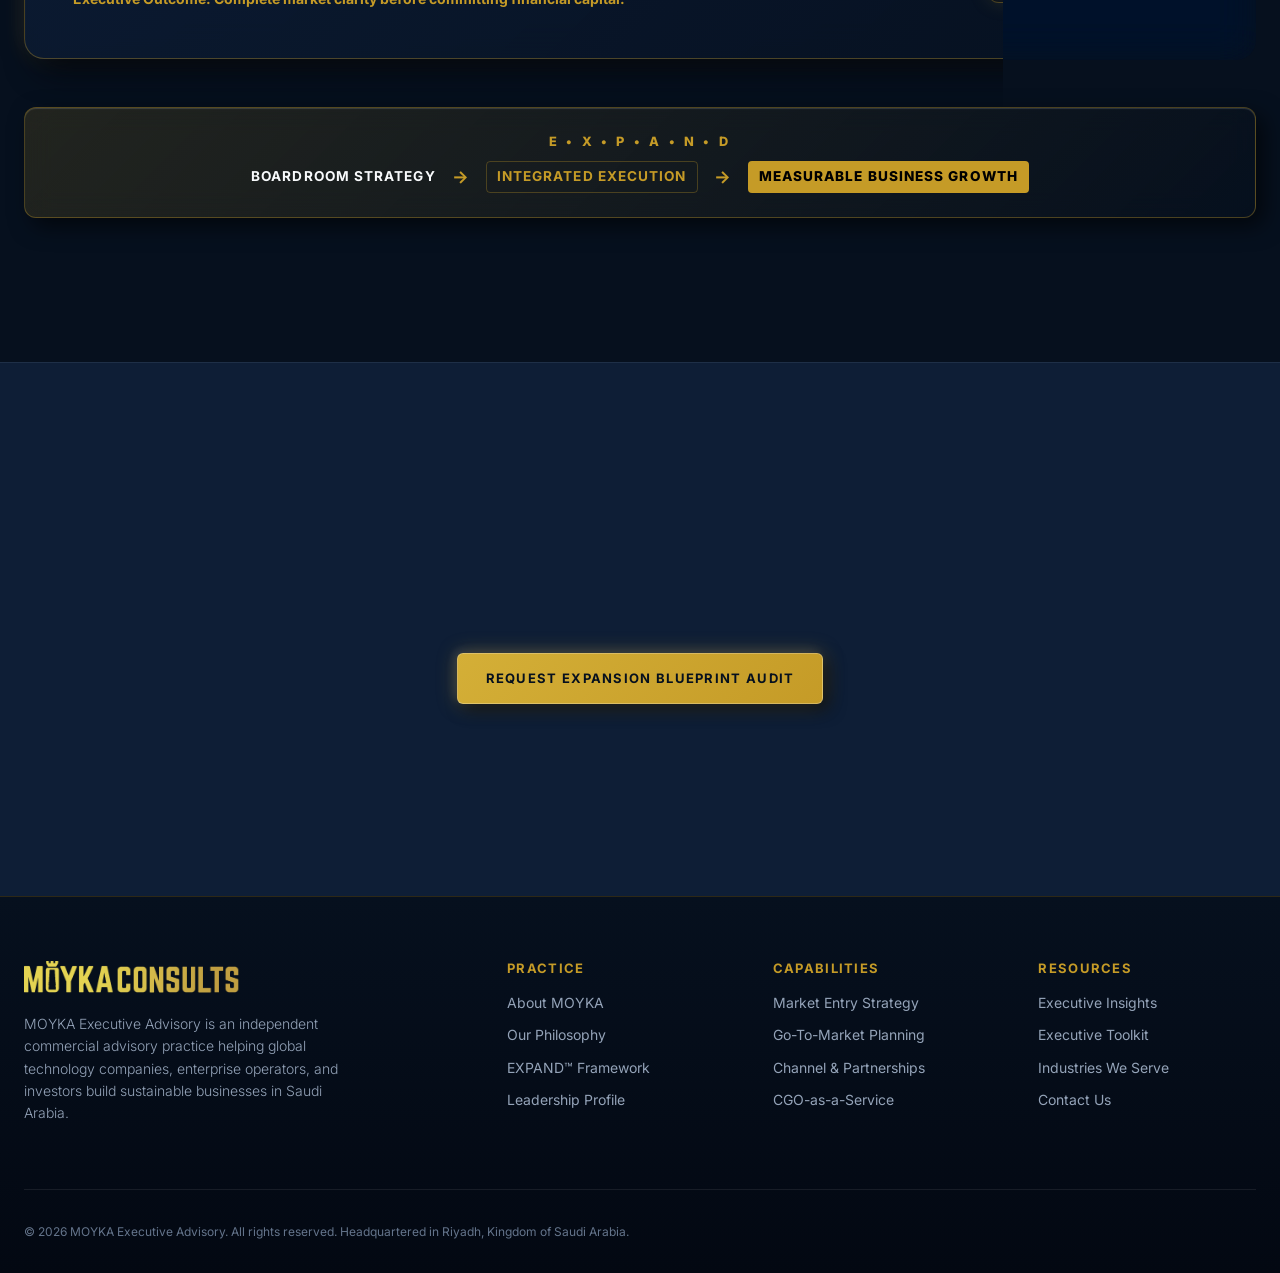
<file: expand.html>
<!DOCTYPE html>
<html lang="en"><head>
  <meta charset="UTF-8">
  <meta name="viewport" content="width=device-width, initial-scale=1.0">
  <title>The EXPAND™ Framework | MOYKA Executive Advisory</title>
  <meta name="description" content="Explore MOYKA's flagship EXPAND™ Growth System: A 7-stage end-to-end framework for market entry, positioning, activation, and commercial scaling in Saudi Arabia.">
  
  <link rel="preconnect" href="https://fonts.googleapis.com">
  <link rel="preconnect" href="https://fonts.gstatic.com" crossorigin="">
  <link href="https://fonts.googleapis.com/css2?family=Inter:wght@300;400;500;600;700;800&amp;family=Playfair+Display:ital,wght@0,500;0,600;0,700;1,400&amp;display=swap" rel="stylesheet">
  
  <link rel="stylesheet" href="assets/css/variables.css">
  <link rel="stylesheet" href="assets/css/global.css">
  <link rel="stylesheet" href="assets/css/components.css">
  <link rel="stylesheet" href="assets/css/pages.css">
</head>
<body>

  <!-- Header -->
  <header class="site-header">
    <div class="container header-container">
      <a href="index.html" class="logo-brand">
        <img src="assets/images/moyka-logo.png" alt="MOYKA Logo" class="logo-svg">
      </a>
      <nav class="nav-desktop">
        <a href="index.html" class="nav-link">Home</a>
        <a href="about.html" class="nav-link">About</a>
        <a href="philosophy.html" class="nav-link">Philosophy</a>
        <a href="expand.html" class="nav-link active">EXPAND™</a>
        <a href="services.html" class="nav-link">Services</a>
        <a href="industries.html" class="nav-link">Industries</a>
        <a href="insights.html" class="nav-link">Insights</a>
        <a href="toolkit.html" class="nav-link">Toolkit</a>
      </nav>
      <a href="contact.html" class="btn btn-outline-gold" style="display: none; @media(min-width: 768px){display: inline-flex;}">Get Diagnostic Audit</a>
      <button type="button" class="mobile-menu-btn" id="mobile-menu-btn" aria-label="Toggle menu">
        <span></span><span></span><span></span>
      </button>
    </div>
  </header>

  <!-- Mobile Drawer -->
  <div class="mobile-drawer" id="mobile-drawer">
    <a href="index.html" class="nav-link">Home</a>
    <a href="about.html" class="nav-link">About Moyka</a>
    <a href="philosophy.html" class="nav-link">Our Philosophy</a>
    <a href="expand.html" class="nav-link active">The EXPAND™ Framework</a>
    <a href="services.html" class="nav-link">Executive Services</a>
    <a href="industries.html" class="nav-link">Industries We Serve</a>
    <a href="insights.html" class="nav-link">Thought Leadership</a>
    <a href="toolkit.html" class="nav-link">Executive Toolkit</a>
    <a href="contact.html" class="btn btn-gold" style="margin-top: 1rem; width: 100%;">Book Advisory Call</a>
  </div>

  <main>
    <!-- HERO SECTION -->
    <section class="bg-deep" style="padding-top: var(--space-4xl); padding-bottom: var(--space-3xl);">
      <div class="container text-center container-narrow">
        <span class="badge-tag">PROPRIETARY GROWTH SYSTEM</span>
        <h1 style="margin-top: var(--space-md);">The EXPAND™ Growth System</h1>
        <p class="lead">A structured, 7-stage commercial framework that transforms market-entry ambitions into predictable, sustainable business growth in the Kingdom of Saudi Arabia.</p>
      </div>
    </section>

    <!-- WHY EXPAND&trade; EXISTS -->
    <section class="bg-slate section-border-top">
      <div class="container">
        <div class="hero-grid">
          <div>
            <span class="badge-tag">THE INTEGRATION PROBLEM</span>
            <h2 style="margin-top: var(--space-md);">Why We Created EXPAND™</h2>
            <p>Every organization enters a new market with optimism. They have confidence in their technology, talented teams, and funding. Yet despite these assets, many expansion projects struggle to achieve commercial objectives.</p>
            <p>The reason is rarely a lack of capability. It is a <strong>lack of integration</strong>. Legal advisors focus solely on company incorporation. Marketing agencies focus on campaign metrics. Distributors focus on short-term sales orders. Very few partners coordinate these activities within one unified commercial strategy.</p>
            <p>EXPAND™ was created to solve this fragmentation by providing an integrated commercial growth system that aligns strategy, execution, partnerships, and governance across the entire expansion journey.</p>
          </div>

          <div>
            <div class="card-executive card-gold-accent">
              <h3 style="color: var(--color-brand-gold); margin-bottom: var(--space-md);">Core Principle</h3>
              <p class="font-serif" style="font-size: 1.15rem; font-style: italic; color: var(--color-text-primary); line-height: 1.7;">
                "Growth should never be accidental. Every successful market expansion must be designed, coordinated, measured, and continuously optimized."
              </p>
              <hr style="border: 0; border-top: 1px solid var(--color-brand-border); margin: var(--space-lg) 0;">
              <p style="font-size: 0.875rem; margin-bottom: 0;">
                Rather than asking "What task do we execute next?", EXPAND™ asks "What strategic milestones must be achieved now to maximize long-term EBITDA probability?"
              </p>
            </div>
          </div>
        </div>
      </div>
    <!-- PROPRIETARY EXPAND™ METHODOLOGY SECTION -->
    <section class="bg-deep section-border-top" id="expand-framework-section">
      <div class="container">
        <div class="text-center container-narrow" style="margin-bottom: var(--space-2xl);">
          <span class="badge-tag">PROPRIETARY METHODOLOGY</span>
          <h2 style="margin-top: var(--space-md);">The EXPAND™ Strategic Growth System</h2>
          <p class="lead">A connected 6-stage commercial methodology transforming market-entry ambitions into predictable, measurable business outcomes in Saudi Arabia.</p>
        </div>

        <div class="expand-framework-container">
          <!-- Desktop Horizontal Pathway Track -->
          <div class="expand-pathway-track">
            <svg class="expand-svg-connector" viewBox="0 0 100 6" preserveAspectRatio="none">
              <line class="expand-line-bg" x1="0" y1="3" x2="100" y2="3"></line>
              <line class="expand-line-active" x1="0" y1="3" x2="100" y2="3" style="stroke-dasharray: 100; stroke-dashoffset: 100;"></line>
              <circle class="expand-travel-dot" cx="0%" cy="3" r="3.5"></circle>
            </svg>

            <div class="expand-nodes-row" role="tablist" aria-label="EXPAND Stages">
              <button type="button" class="expand-node-btn expand-node-item is-active" role="tab" aria-selected="true" aria-controls="stage-explore">
                <div class="expand-node-circle">E</div>
                <span class="expand-node-label">EXPLORE</span>
              </button>
              <button type="button" class="expand-node-btn expand-node-item" role="tab" aria-selected="false" aria-controls="stage-execute">
                <div class="expand-node-circle">X</div>
                <span class="expand-node-label">EXECUTE</span>
              </button>
              <button type="button" class="expand-node-btn expand-node-item" role="tab" aria-selected="false" aria-controls="stage-position">
                <div class="expand-node-circle">P</div>
                <span class="expand-node-label">POSITION</span>
              </button>
              <button type="button" class="expand-node-btn expand-node-item" role="tab" aria-selected="false" aria-controls="stage-accelerate">
                <div class="expand-node-circle">A</div>
                <span class="expand-node-label">ACCELERATE</span>
              </button>
              <button type="button" class="expand-node-btn expand-node-item" role="tab" aria-selected="false" aria-controls="stage-navigate">
                <div class="expand-node-circle">N</div>
                <span class="expand-node-label">NAVIGATE</span>
              </button>
              <button type="button" class="expand-node-btn expand-node-item" role="tab" aria-selected="false" aria-controls="stage-deliver">
                <div class="expand-node-circle">D</div>
                <span class="expand-node-label">DELIVER</span>
              </button>
            </div>
          </div>

          <!-- Stage Cards Container -->
          <div class="expand-stage-card-wrapper">
            <!-- Stage 1: E - EXPLORE -->
            <div class="expand-stage-card is-active" id="stage-explore" role="tabpanel">
              <div class="expand-card-body">
                <div>
                  <div class="expand-card-title">
                    <div class="expand-card-letter-pill">E</div>
                    <h3 style="margin-bottom: 0;">EXPLORE &mdash; Understand the Saudi Arabian Market</h3>
                  </div>
                  <p class="lead" style="font-size: 1rem; color: var(--color-text-secondary); margin-bottom: var(--space-md);">
                    Understand the Saudi Arabian market, customer landscape, competitors, regulations, opportunities and risks.
                  </p>
                  <ul class="expand-feature-list" style="margin-bottom: var(--space-md);">
                    <li>Market opportunity assessment</li>
                    <li>Customer segmentation</li>
                    <li>Competitive intensity evaluation</li>
                    <li>Commercial feasibility fit</li>
                  </ul>
                  <div style="font-weight: 700; font-size: 0.875rem; color: var(--color-brand-gold);">
                    Executive Outcome: Complete market clarity before committing financial capital.
                  </div>
                </div>
                <div class="expand-card-vector-box">
                  <svg class="expand-vector-svg" viewBox="0 0 24 24">
                    <circle cx="12" cy="12" r="9" stroke-dasharray="2 2"></circle>
                    <circle cx="12" cy="12" r="5"></circle>
                    <circle cx="12" cy="12" r="2" fill="currentColor"></circle>
                    <line x1="12" y1="3" x2="12" y2="21"></line>
                    <line x1="3" y1="12" x2="21" y2="12"></line>
                  </svg>
                </div>
              </div>
            </div>

            <!-- Stage 2: X - EXECUTE -->
            <div class="expand-stage-card" id="stage-execute" role="tabpanel">
              <div class="expand-card-body">
                <div>
                  <div class="expand-card-title">
                    <div class="expand-card-letter-pill">X</div>
                    <h3 style="margin-bottom: 0;">EXECUTE &mdash; Actionable Market-Entry Implementation</h3>
                  </div>
                  <p class="lead" style="font-size: 1rem; color: var(--color-text-secondary); margin-bottom: var(--space-md);">
                    Turn the market strategy into an actionable market-entry and implementation plan.
                  </p>
                  <ul class="expand-feature-list" style="margin-bottom: var(--space-md);">
                    <li>Implementation roadmap</li>
                    <li>Legal entity structuring</li>
                    <li>Resource allocation</li>
                    <li>Operational milestone tracking</li>
                  </ul>
                  <div style="font-weight: 700; font-size: 0.875rem; color: var(--color-brand-gold);">
                    Executive Outcome: Disciplined execution with zero wasted capital or time.
                  </div>
                </div>
                <div class="expand-card-vector-box">
                  <svg class="expand-vector-svg" viewBox="0 0 24 24">
                    <path d="M4 19L9 14L14 17L20 8"></path>
                    <circle cx="4" cy="19" r="1.5" fill="currentColor"></circle>
                    <circle cx="9" cy="14" r="1.5" fill="currentColor"></circle>
                    <circle cx="14" cy="17" r="1.5" fill="currentColor"></circle>
                    <circle cx="20" cy="8" r="2" fill="currentColor"></circle>
                  </svg>
                </div>
              </div>
            </div>

            <!-- Stage 3: P - POSITION -->
            <div class="expand-stage-card" id="stage-position" role="tabpanel">
              <div class="expand-card-body">
                <div>
                  <div class="expand-card-title">
                    <div class="expand-card-letter-pill">P</div>
                    <h3 style="margin-bottom: 0;">POSITION &mdash; Define Value Proposition &amp; Differentiation</h3>
                  </div>
                  <p class="lead" style="font-size: 1rem; color: var(--color-text-secondary); margin-bottom: var(--space-md);">
                    Define the company's positioning, value proposition, target customers and competitive differentiation.
                  </p>
                  <ul class="expand-feature-list" style="margin-bottom: var(--space-md);">
                    <li>Localized value proposition</li>
                    <li>Pricing strategy optimization</li>
                    <li>Competitive moat definition</li>
                    <li>Target buyer persona mapping</li>
                  </ul>
                  <div style="font-weight: 700; font-size: 0.875rem; color: var(--color-brand-gold);">
                    Executive Outcome: Unmistakable market differentiation that wins enterprise deals.
                  </div>
                </div>
                <div class="expand-card-vector-box">
                  <svg class="expand-vector-svg" viewBox="0 0 24 24">
                    <circle cx="12" cy="12" r="8"></circle>
                    <circle cx="12" cy="12" r="3" fill="currentColor"></circle>
                    <line x1="12" y1="1" x2="12" y2="5"></line>
                    <line x1="12" y1="19" x2="12" y2="23"></line>
                    <line x1="1" y1="12" x2="5" y2="12"></line>
                    <line x1="19" y1="12" x2="23" y2="12"></line>
                  </svg>
                </div>
              </div>
            </div>

            <!-- Stage 4: A - ACCELERATE -->
            <div class="expand-stage-card" id="stage-accelerate" role="tabpanel">
              <div class="expand-card-body">
                <div>
                  <div class="expand-card-title">
                    <div class="expand-card-letter-pill">A</div>
                    <h3 style="margin-bottom: 0;">ACCELERATE &mdash; Build Commercial Engine &amp; Partnerships</h3>
                  </div>
                  <p class="lead" style="font-size: 1rem; color: var(--color-text-secondary); margin-bottom: var(--space-md);">
                    Build the commercial engine through partnerships, channels, sales, marketing and local execution.
                  </p>
                  <ul class="expand-feature-list" style="margin-bottom: var(--space-md);">
                    <li>Channel partner activation</li>
                    <li>B2B pipeline generation</li>
                    <li>Sales enablement &amp; training</li>
                    <li>Strategic alliance building</li>
                  </ul>
                  <div style="font-weight: 700; font-size: 0.875rem; color: var(--color-brand-gold);">
                    Executive Outcome: Rapid commercial scaling backed by high-yield local distribution.
                  </div>
                </div>
                <div class="expand-card-vector-box">
                  <svg class="expand-vector-svg" viewBox="0 0 24 24">
                    <rect x="3" y="14" width="3.5" height="7" rx="1"></rect>
                    <rect x="8.5" y="10" width="3.5" height="11" rx="1"></rect>
                    <rect x="14" y="6" width="3.5" height="15" rx="1"></rect>
                    <path d="M18 4L22 4L22 8"></path>
                    <line x1="14" y1="10" x2="22" y2="4"></line>
                  </svg>
                </div>
              </div>
            </div>

            <!-- Stage 5: N - NAVIGATE -->
            <div class="expand-stage-card" id="stage-navigate" role="tabpanel">
              <div class="expand-card-body">
                <div>
                  <div class="expand-card-title">
                    <div class="expand-card-letter-pill">N</div>
                    <h3 style="margin-bottom: 0;">NAVIGATE &mdash; Continuous Market Monitoring &amp; Adaptation</h3>
                  </div>
                  <p class="lead" style="font-size: 1rem; color: var(--color-text-secondary); margin-bottom: var(--space-md);">
                    Continuously monitor market conditions, customer response, competitors and regulatory changes and adjust the strategy.
                  </p>
                  <ul class="expand-feature-list" style="margin-bottom: var(--space-md);">
                    <li>Regulatory change tracking</li>
                    <li>Competitive dynamics monitoring</li>
                    <li>Customer feedback integration</li>
                    <li>GTM strategy pivot agility</li>
                  </ul>
                  <div style="font-weight: 700; font-size: 0.875rem; color: var(--color-brand-gold);">
                    Executive Outcome: Risk mitigation and long-term strategic resilience.
                  </div>
                </div>
                <div class="expand-card-vector-box">
                  <svg class="expand-vector-svg" viewBox="0 0 24 24">
                    <circle cx="12" cy="12" r="9"></circle>
                    <polygon points="12,6 15,12 12,18 9,12" fill="currentColor"></polygon>
                  </svg>
                </div>
              </div>
            </div>

            <!-- Stage 6: D - DELIVER -->
            <div class="expand-stage-card" id="stage-deliver" role="tabpanel">
              <div class="expand-card-body">
                <div>
                  <div class="expand-card-title">
                    <div class="expand-card-letter-pill">D</div>
                    <h3 style="margin-bottom: 0;">DELIVER &mdash; Measurable Outcomes &amp; Sustainable Growth</h3>
                  </div>
                  <p class="lead" style="font-size: 1rem; color: var(--color-text-secondary); margin-bottom: var(--space-md);">
                    Convert strategy into measurable business outcomes, sustainable growth and long-term market presence.
                  </p>
                  <ul class="expand-feature-list" style="margin-bottom: var(--space-md);">
                    <li>EBITDA &amp; revenue realization</li>
                    <li>Commercial capability buildout</li>
                    <li>Long-term market leadership</li>
                    <li>Sustainable entity governance</li>
                  </ul>
                  <div style="font-weight: 700; font-size: 0.875rem; color: var(--color-brand-gold);">
                    Executive Outcome: Measurable commercial return on investment.
                  </div>
                </div>
                <div class="expand-card-vector-box">
                  <svg class="expand-vector-svg" viewBox="0 0 24 24">
                    <path d="M22 11.08V12a10 10 0 1 1-5.93-9.14"></path>
                    <polyline points="22 4 12 14.01 9 11.01"></polyline>
                  </svg>
                </div>
              </div>
            </div>
          </div>

          <!-- Strategic Transformation Convergence Banner -->
          <div class="expand-transformation-banner">
            <div class="expand-letters-converge">E &bull; X &bull; P &bull; A &bull; N &bull; D</div>
            <div class="expand-transformation-flow">
              <span>BOARDROOM STRATEGY</span>
              <span class="expand-flow-arrow">&rarr;</span>
              <span class="expand-flow-highlight">INTEGRATED EXECUTION</span>
              <span class="expand-flow-arrow">&rarr;</span>
              <span class="expand-flow-highlight" style="background: var(--color-brand-gold); color: #000; font-weight: 800;">MEASURABLE BUSINESS GROWTH</span>
            </div>
          </div>
        </div>
      </div>
    </section>

    <!-- CALL TO ACTION -->
    <section class="bg-slate section-border-top">
      <div class="container text-center container-narrow">
        <h2>Deploy the EXPAND™ System in Your Organization</h2>
        <p class="lead" style="margin-bottom: var(--space-xl);">Let's evaluate which stage of the EXPAND™ framework your business currently sits in and design a tailored growth blueprint.</p>
        <a href="contact.html" class="btn btn-gold">Request Expansion Blueprint Audit</a>
      </div>
    </section>
  </main>

  <!-- Footer -->
  <footer class="site-footer">
    <div class="container">
      <div class="footer-grid">
        <div class="footer-brand">
          <a href="index.html" class="logo-brand">
            <img src="assets/images/moyka-logo.png" alt="MOYKA Logo" class="logo-svg">
          </a>
          <p>MOYKA Executive Advisory is an independent commercial advisory practice helping global technology companies, enterprise operators, and investors build sustainable businesses in Saudi Arabia.</p>
        </div>
        <div>
          <h4 class="footer-title">Practice</h4>
          <div class="footer-links">
            <a href="about.html">About MOYKA </a>
            <a href="philosophy.html">Our Philosophy</a>
            <a href="expand.html">EXPAND™ Framework</a>
            <a href="about.html#leadership">Leadership Profile</a>
          </div>
        </div>
        <div>
          <h4 class="footer-title">Capabilities</h4>
          <div class="footer-links">
            <a href="services.html">Market Entry Strategy</a>
            <a href="services.html">Go-To-Market Planning</a>
            <a href="services.html">Channel &amp; Partnerships</a>
            <a href="services.html">CGO-as-a-Service</a>
          </div>
        </div>
        <div>
          <h4 class="footer-title">Resources</h4>
          <div class="footer-links">
            <a href="insights.html">Executive Insights</a>
            <a href="toolkit.html">Executive Toolkit</a>
            <a href="industries.html">Industries We Serve</a>
            <a href="contact.html">Contact Us</a>
          </div>
        </div>
      </div>
      <div class="footer-bottom">
        <div>© 2026 MOYKA Executive Advisory. All rights reserved. Headquartered in Riyadh, Kingdom of Saudi Arabia.</div>
      </div>
    </div>
  </footer>

  <script src="assets/js/main.js"></script>
  <script src="assets/js/interactive.js"></script>





</body></html>
</file>
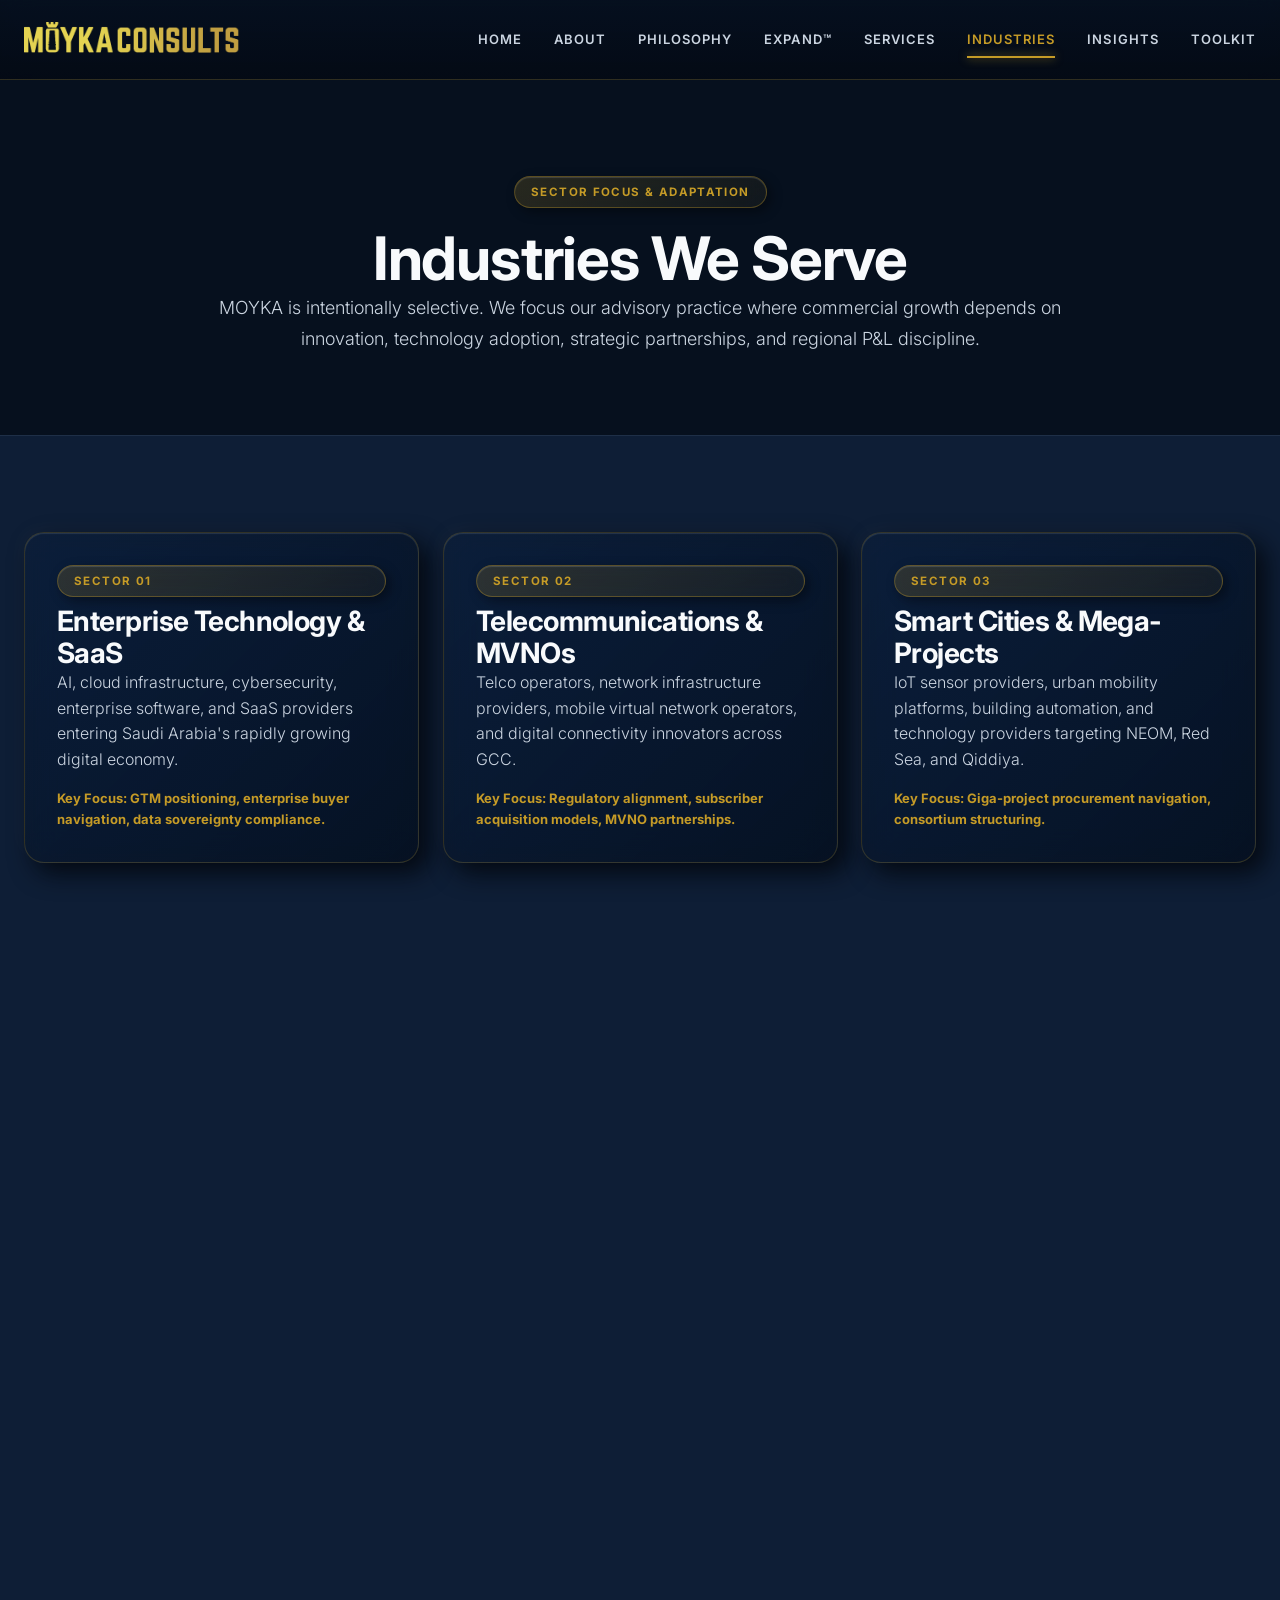
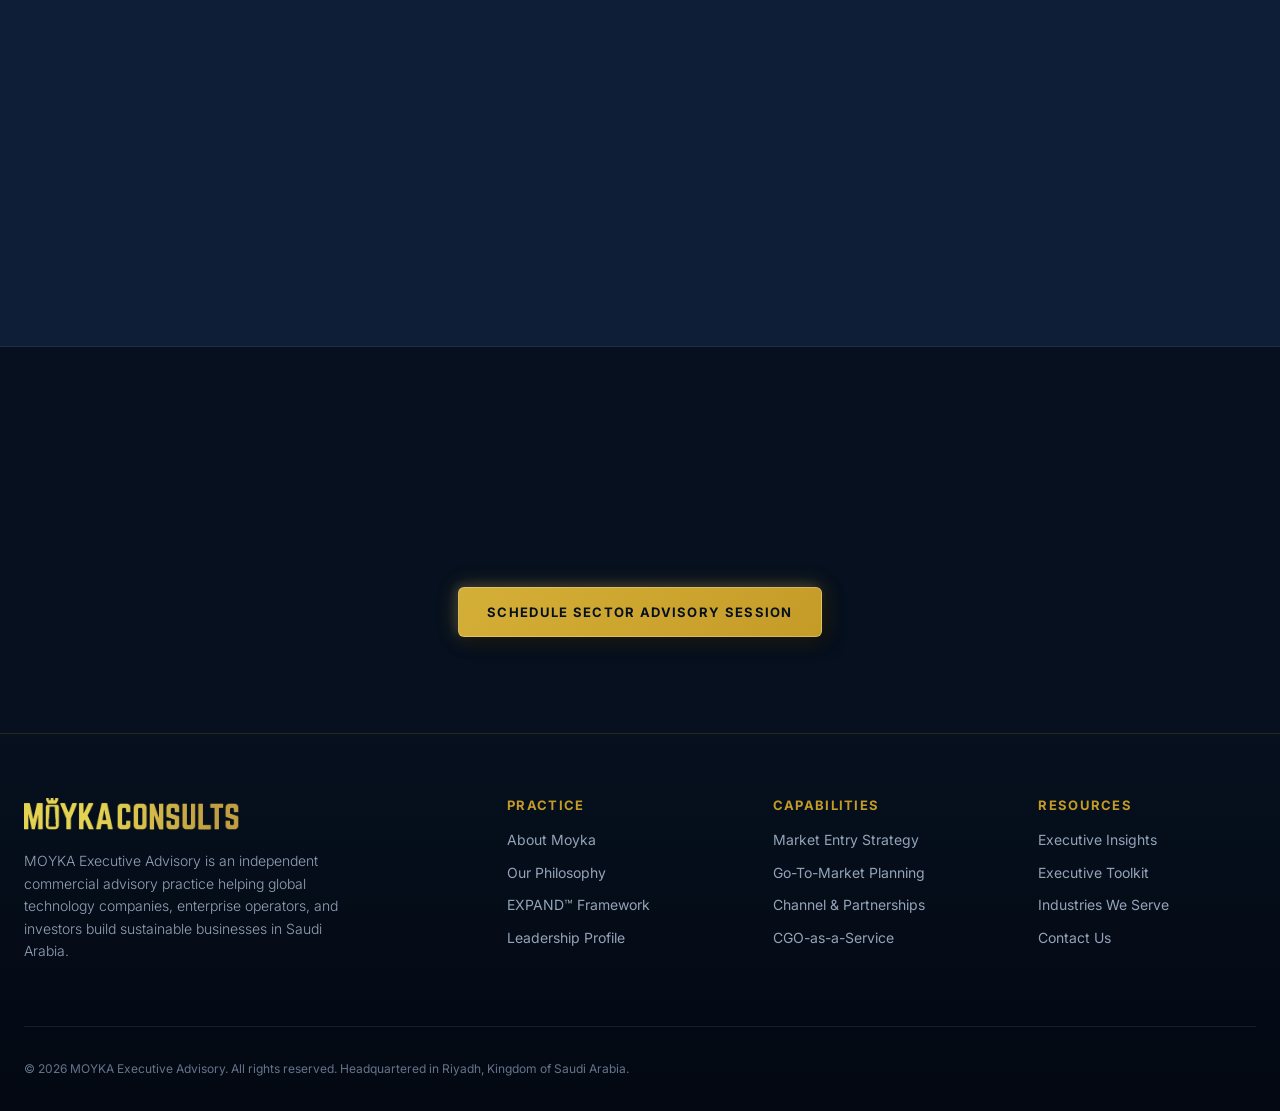
<file: industries.html>
<!DOCTYPE html>
<html lang="en">
<head>
  <meta charset="UTF-8">
  <meta name="viewport" content="width=device-width, initial-scale=1.0">
  <title>Industries We Serve | MOYKA Executive Advisory</title>
  <meta name="description" content="MOYKA specializes in technology, telecom, healthcare, manufacturing, smart cities, and industrial market expansion in Saudi Arabia.">
  
  <link rel="preconnect" href="https://fonts.googleapis.com">
  <link rel="preconnect" href="https://fonts.gstatic.com" crossorigin>
  <link href="https://fonts.googleapis.com/css2?family=Inter:wght@300;400;500;600;700;800&family=Playfair+Display:ital,wght@0,500;0,600;0,700;1,400&display=swap" rel="stylesheet">
  
  <link rel="stylesheet" href="assets/css/variables.css">
  <link rel="stylesheet" href="assets/css/global.css">
  <link rel="stylesheet" href="assets/css/components.css">
  <link rel="stylesheet" href="assets/css/pages.css">
</head>
<body>

  <!-- Header -->
  <header class="site-header">
    <div class="container header-container">
      <a href="index.html" class="logo-brand">
        <img src="assets/images/moyka-logo.png" alt="MOYKA Logo" class="logo-svg">
      </a>
      <nav class="nav-desktop">
        <a href="index.html" class="nav-link">Home</a>
        <a href="about.html" class="nav-link">About</a>
        <a href="philosophy.html" class="nav-link">Philosophy</a>
        <a href="expand.html" class="nav-link">EXPAND&trade;</a>
        <a href="services.html" class="nav-link">Services</a>
        <a href="industries.html" class="nav-link active">Industries</a>
        <a href="insights.html" class="nav-link">Insights</a>
        <a href="toolkit.html" class="nav-link">Toolkit</a>
      </nav>
      <a href="contact.html" class="btn btn-outline-gold" style="display: none; @media(min-width: 768px){display: inline-flex;}">Get Diagnostic Audit</a>
      <button type="button" class="mobile-menu-btn" id="mobile-menu-btn" aria-label="Toggle menu">
        <span></span><span></span><span></span>
      </button>
    </div>
  </header>

  <!-- Mobile Drawer -->
  <div class="mobile-drawer" id="mobile-drawer">
    <a href="index.html" class="nav-link">Home</a>
    <a href="about.html" class="nav-link">About Moyka</a>
    <a href="philosophy.html" class="nav-link">Our Philosophy</a>
    <a href="expand.html" class="nav-link">The EXPAND&trade; Framework</a>
    <a href="services.html" class="nav-link">Executive Services</a>
    <a href="industries.html" class="nav-link active">Industries We Serve</a>
    <a href="insights.html" class="nav-link">Thought Leadership</a>
    <a href="toolkit.html" class="nav-link">Executive Toolkit</a>
    <a href="contact.html" class="btn btn-gold" style="margin-top: 1rem; width: 100%;">Book Advisory Call</a>
  </div>

  <main>
    <!-- HERO SECTION -->
    <section class="bg-deep" style="padding-top: var(--space-4xl); padding-bottom: var(--space-3xl);">
      <div class="container text-center container-narrow">
        <span class="badge-tag">SECTOR FOCUS & ADAPTATION</span>
        <h1 style="margin-top: var(--space-md);">Industries We Serve</h1>
        <p class="lead">MOYKA is intentionally selective. We focus our advisory practice where commercial growth depends on innovation, technology adoption, strategic partnerships, and regional P&L discipline.</p>
      </div>
    </section>

    <!-- 12 INDUSTRY CARDS GRID -->
    <section class="bg-slate section-border-top">
      <div class="container">
        <div class="grid-3col">
          <!-- 1. Technology & SaaS -->
          <div class="card-executive">
            <span class="badge-tag" style="margin-bottom: 8px;">SECTOR 01</span>
            <h3>Enterprise Technology & SaaS</h3>
            <p>AI, cloud infrastructure, cybersecurity, enterprise software, and SaaS providers entering Saudi Arabia's rapidly growing digital economy.</p>
            <div style="margin-top: auto; font-size: 0.8125rem; color: var(--color-brand-gold); font-weight: 700;">
              Key Focus: GTM positioning, enterprise buyer navigation, data sovereignty compliance.
            </div>
          </div>

          <!-- 2. Telecommunications -->
          <div class="card-executive">
            <span class="badge-tag" style="margin-bottom: 8px;">SECTOR 02</span>
            <h3>Telecommunications & MVNOs</h3>
            <p>Telco operators, network infrastructure providers, mobile virtual network operators, and digital connectivity innovators across GCC.</p>
            <div style="margin-top: auto; font-size: 0.8125rem; color: var(--color-brand-gold); font-weight: 700;">
              Key Focus: Regulatory alignment, subscriber acquisition models, MVNO partnerships.
            </div>
          </div>

          <!-- 3. Smart Cities & IoT -->
          <div class="card-executive">
            <span class="badge-tag" style="margin-bottom: 8px;">SECTOR 03</span>
            <h3>Smart Cities & Mega-Projects</h3>
            <p>IoT sensor providers, urban mobility platforms, building automation, and technology providers targeting NEOM, Red Sea, and Qiddiya.</p>
            <div style="margin-top: auto; font-size: 0.8125rem; color: var(--color-brand-gold); font-weight: 700;">
              Key Focus: Giga-project procurement navigation, consortium structuring.
            </div>
          </div>

          <!-- 4. Consumer Electronics -->
          <div class="card-executive">
            <span class="badge-tag" style="margin-bottom: 8px;">SECTOR 04</span>
            <h3>Consumer Electronics & Hardware</h3>
            <p>Global hardware manufacturers, smart home device brands, mobility products, and consumer technology accessories.</p>
            <div style="margin-top: auto; font-size: 0.8125rem; color: var(--color-brand-gold); font-weight: 700;">
              Key Focus: Retail distribution networks, channel margin management, logistics.
            </div>
          </div>

          <!-- 5. Healthcare & MedTech -->
          <div class="card-executive">
            <span class="badge-tag" style="margin-bottom: 8px;">SECTOR 05</span>
            <h3>Healthcare & MedTech</h3>
            <p>Digital health platforms, medical device manufacturers, health analytics, and private clinic tech infrastructure.</p>
            <div style="margin-top: auto; font-size: 0.8125rem; color: var(--color-brand-gold); font-weight: 700;">
              Key Focus: MOH/SFDA regulatory navigation, public-private partnership models.
            </div>
          </div>

          <!-- 6. Industrial & Manufacturing -->
          <div class="card-executive">
            <span class="badge-tag" style="margin-bottom: 8px;">SECTOR 06</span>
            <h3>Advanced Manufacturing & Industrial</h3>
            <p>Industrial automation providers, robotics, advanced manufacturing, and supply chain technology companies.</p>
            <div style="margin-top: auto; font-size: 0.8125rem; color: var(--color-brand-gold); font-weight: 700;">
              Key Focus: Local manufacturing localization (IKTVA), industrial city setups.
            </div>
          </div>

          <!-- 7. Logistics & Mobility -->
          <div class="card-executive">
            <span class="badge-tag" style="margin-bottom: 8px;">SECTOR 07</span>
            <h3>Logistics & Supply Chain</h3>
            <p>Fleet telematics, cold chain logistics, last-mile delivery technology, and port automation solutions.</p>
            <div style="margin-top: auto; font-size: 0.8125rem; color: var(--color-brand-gold); font-weight: 700;">
              Key Focus: National Transport & Logistics Strategy alignment, fleet partnerships.
            </div>
          </div>

          <!-- 8. Retail & E-Commerce -->
          <div class="card-executive">
            <span class="badge-tag" style="margin-bottom: 8px;">SECTOR 08</span>
            <h3>Retail & E-Commerce Tech</h3>
            <p>Omnichannel retail platforms, payment gateways, point-of-sale systems, and customer loyalty technologies.</p>
            <div style="margin-top: auto; font-size: 0.8125rem; color: var(--color-brand-gold); font-weight: 700;">
              Key Focus: Payment localization, Saudi consumer buyer habit adaptation.
            </div>
          </div>

          <!-- 9. Energy & Sustainability -->
          <div class="card-executive">
            <span class="badge-tag" style="margin-bottom: 8px;">SECTOR 09</span>
            <h3>Energy & Clean Technology</h3>
            <p>Renewable energy tech, grid management software, ESG analytics, and industrial energy efficiency solutions.</p>
            <div style="margin-top: auto; font-size: 0.8125rem; color: var(--color-brand-gold); font-weight: 700;">
              Key Focus: Saudi Green Initiative alignment, commercial off-take partnerships.
            </div>
          </div>

          <!-- 10. Financial Services & FinTech -->
          <div class="card-executive">
            <span class="badge-tag" style="margin-bottom: 8px;">SECTOR 10</span>
            <h3>Financial Services & FinTech</h3>
            <p>B2B payment platforms, open banking APIs, regtech solutions, and enterprise financial software.</p>
            <div style="margin-top: auto; font-size: 0.8125rem; color: var(--color-brand-gold); font-weight: 700;">
              Key Focus: SAMA regulatory compliance, banking integration partnerships.
            </div>
          </div>

          <!-- 11. Automotive & Mobility -->
          <div class="card-executive">
            <span class="badge-tag" style="margin-bottom: 8px;">SECTOR 11</span>
            <h3>Automotive & EV Ecosystems</h3>
            <p>Electric vehicle infrastructure, connected car platforms, fleet software, and aftermarket distribution networks.</p>
            <div style="margin-top: auto; font-size: 0.8125rem; color: var(--color-brand-gold); font-weight: 700;">
              Key Focus: KSA EV manufacturing integration (Lucid/Ceer ecosystems).
            </div>
          </div>

          <!-- 12. Government & Public Sector -->
          <div class="card-executive card-gold-accent">
            <span class="badge-tag" style="margin-bottom: 8px;">SECTOR 12</span>
            <h3 style="color: var(--color-brand-gold);">Government & Public Sector Tech</h3>
            <p>Government contractors, civic tech, digital government services, and public administration platforms.</p>
            <div style="margin-top: auto; font-size: 0.8125rem; color: var(--color-brand-gold); font-weight: 700;">
              Key Focus: Government procurement rules, Vision 2030 project alignment.
            </div>
          </div>
        </div>
      </div>
    </section>

    <!-- CALL TO ACTION -->
    <section class="bg-deep section-border-top">
      <div class="container text-center container-narrow">
        <h2>Tailored Industry Advisory for Saudi Arabia</h2>
        <p class="lead" style="margin-bottom: var(--space-xl);">Contact our practice team to discuss sector-specific commercial realities, competitor dynamics, and entry strategies for your industry.</p>
        <a href="contact.html" class="btn btn-gold">Schedule Sector Advisory Session</a>
      </div>
    </section>
  </main>

  <!-- Footer -->
  <footer class="site-footer">
    <div class="container">
      <div class="footer-grid">
        <div class="footer-brand">
          <a href="index.html" class="logo-brand">
            <img src="assets/images/moyka-logo.png" alt="MOYKA Logo" class="logo-svg">
          </a>
          <p>MOYKA Executive Advisory is an independent commercial advisory practice helping global technology companies, enterprise operators, and investors build sustainable businesses in Saudi Arabia.</p>
        </div>
        <div>
          <h4 class="footer-title">Practice</h4>
          <div class="footer-links">
            <a href="about.html">About Moyka</a>
            <a href="philosophy.html">Our Philosophy</a>
            <a href="expand.html">EXPAND&trade; Framework</a>
            <a href="about.html#leadership">Leadership Profile</a>
          </div>
        </div>
        <div>
          <h4 class="footer-title">Capabilities</h4>
          <div class="footer-links">
            <a href="services.html">Market Entry Strategy</a>
            <a href="services.html">Go-To-Market Planning</a>
            <a href="services.html">Channel & Partnerships</a>
            <a href="services.html">CGO-as-a-Service</a>
          </div>
        </div>
        <div>
          <h4 class="footer-title">Resources</h4>
          <div class="footer-links">
            <a href="insights.html">Executive Insights</a>
            <a href="toolkit.html">Executive Toolkit</a>
            <a href="industries.html">Industries We Serve</a>
            <a href="contact.html">Contact Us</a>
          </div>
        </div>
      </div>
      <div class="footer-bottom">
        <div>&copy; 2026 MOYKA Executive Advisory. All rights reserved. Headquartered in Riyadh, Kingdom of Saudi Arabia.</div>
      </div>
    </div>
  </footer>

  <script src="assets/js/main.js"></script>
  <script src="assets/js/interactive.js"></script>
</body>
</html>
</file>
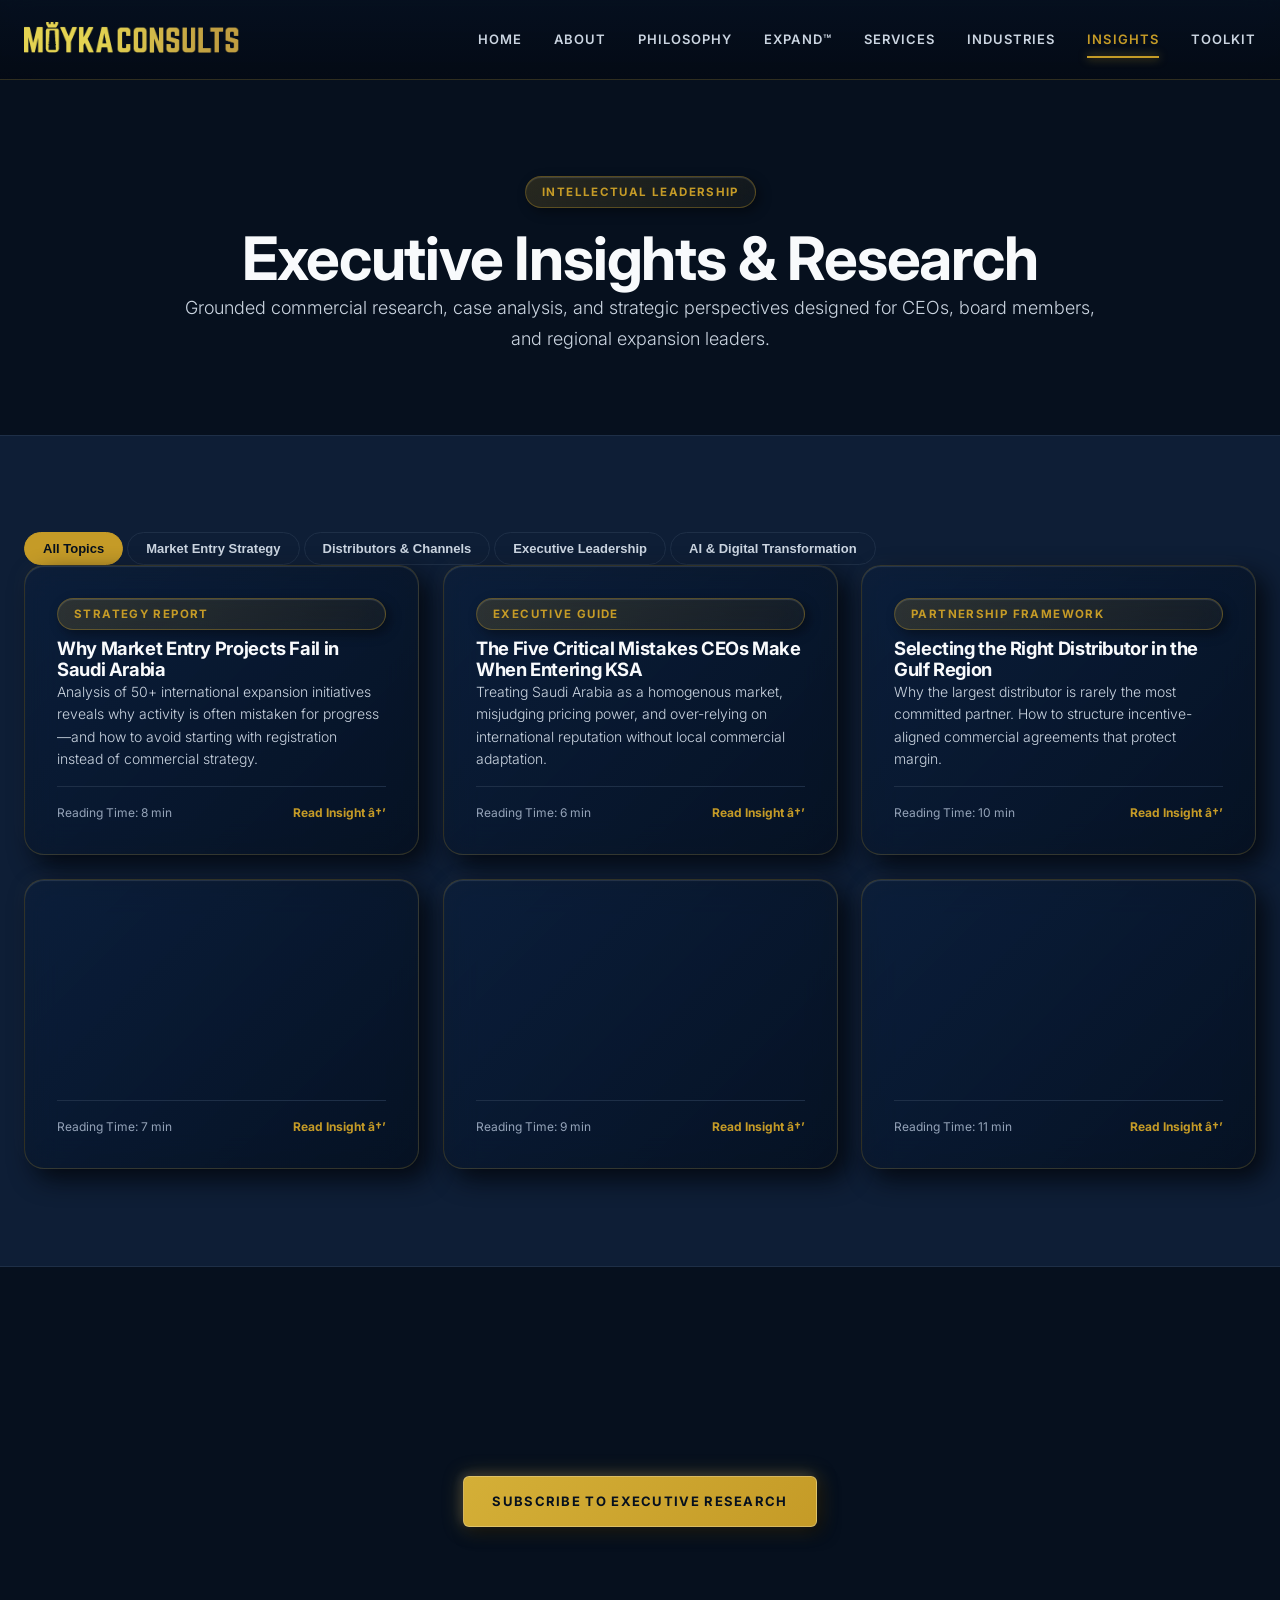
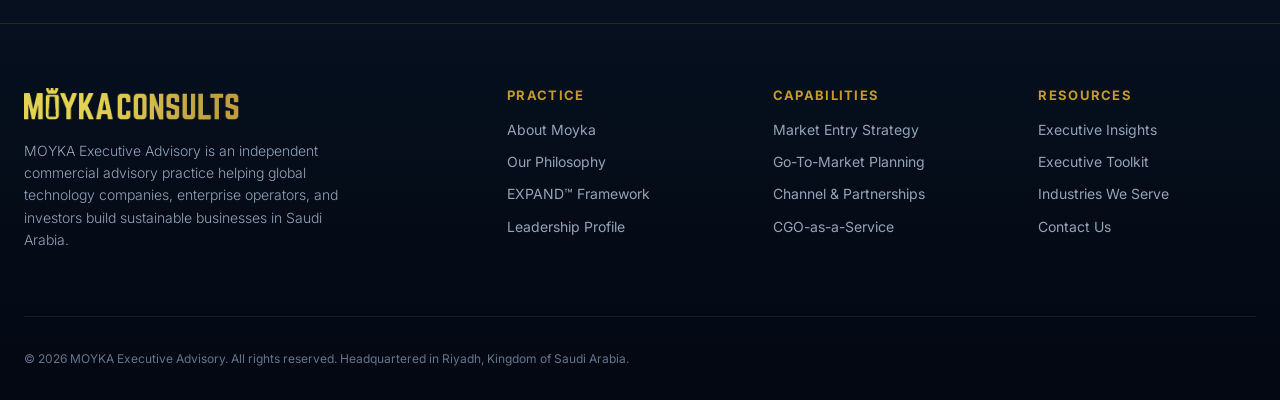
<file: insights.html>
<!DOCTYPE html>
<html lang="en">
<head>
  <meta charset="UTF-8">
  <meta name="viewport" content="width=device-width, initial-scale=1.0">
  <title>Executive Insights & Thought Leadership | MOYKA Executive Advisory</title>
  <meta name="description" content="Read HBR-style executive research, market entry analysis, and strategic commercial insights for expanding into Saudi Arabia by MOYKA Executive Advisory.">
  
  <link rel="preconnect" href="https://fonts.googleapis.com">
  <link rel="preconnect" href="https://fonts.gstatic.com" crossorigin>
  <link href="https://fonts.googleapis.com/css2?family=Inter:wght@300;400;500;600;700;800&family=Playfair+Display:ital,wght@0,500;0,600;0,700;1,400&display=swap" rel="stylesheet">
  
  <link rel="stylesheet" href="assets/css/variables.css">
  <link rel="stylesheet" href="assets/css/global.css">
  <link rel="stylesheet" href="assets/css/components.css">
  <link rel="stylesheet" href="assets/css/pages.css">
</head>
<body>

  <!-- Header -->
  <header class="site-header">
    <div class="container header-container">
      <a href="index.html" class="logo-brand">
        <img src="assets/images/moyka-logo.png" alt="MOYKA Logo" class="logo-svg">
      </a>
      <nav class="nav-desktop">
        <a href="index.html" class="nav-link">Home</a>
        <a href="about.html" class="nav-link">About</a>
        <a href="philosophy.html" class="nav-link">Philosophy</a>
        <a href="expand.html" class="nav-link">EXPAND&trade;</a>
        <a href="services.html" class="nav-link">Services</a>
        <a href="industries.html" class="nav-link">Industries</a>
        <a href="insights.html" class="nav-link active">Insights</a>
        <a href="toolkit.html" class="nav-link">Toolkit</a>
      </nav>
      <a href="contact.html" class="btn btn-outline-gold" style="display: none; @media(min-width: 768px){display: inline-flex;}">Get Diagnostic Audit</a>
      <button type="button" class="mobile-menu-btn" id="mobile-menu-btn" aria-label="Toggle menu">
        <span></span><span></span><span></span>
      </button>
    </div>
  </header>

  <!-- Mobile Drawer -->
  <div class="mobile-drawer" id="mobile-drawer">
    <a href="index.html" class="nav-link">Home</a>
    <a href="about.html" class="nav-link">About Moyka</a>
    <a href="philosophy.html" class="nav-link">Our Philosophy</a>
    <a href="expand.html" class="nav-link">The EXPAND&trade; Framework</a>
    <a href="services.html" class="nav-link">Executive Services</a>
    <a href="industries.html" class="nav-link">Industries We Serve</a>
    <a href="insights.html" class="nav-link active">Thought Leadership</a>
    <a href="toolkit.html" class="nav-link">Executive Toolkit</a>
    <a href="contact.html" class="btn btn-gold" style="margin-top: 1rem; width: 100%;">Book Advisory Call</a>
  </div>

  <main>
    <!-- HERO SECTION -->
    <section class="bg-deep" style="padding-top: var(--space-4xl); padding-bottom: var(--space-3xl);">
      <div class="container text-center container-narrow">
        <span class="badge-tag">INTELLECTUAL LEADERSHIP</span>
        <h1 style="margin-top: var(--space-md);">Executive Insights & Research</h1>
        <p class="lead">Grounded commercial research, case analysis, and strategic perspectives designed for CEOs, board members, and regional expansion leaders.</p>
      </div>
    </section>

    <!-- INSIGHTS FILTER & ARTICLES GRID -->
    <section class="bg-slate section-border-top">
      <div class="container">
        
        <!-- Filter Controls -->
        <div class="toolkit-filter">
          <button type="button" class="filter-btn active" data-filter="all">All Topics</button>
          <button type="button" class="filter-btn" data-filter="strategy">Market Entry Strategy</button>
          <button type="button" class="filter-btn" data-filter="partnerships">Distributors & Channels</button>
          <button type="button" class="filter-btn" data-filter="leadership">Executive Leadership</button>
          <button type="button" class="filter-btn" data-filter="ai">AI & Digital Transformation</button>
        </div>

        <div class="grid-3col">
          <!-- Article 1 -->
          <article class="card-executive filterable-card" data-category="strategy">
            <span class="badge-tag" style="margin-bottom: 8px;">STRATEGY REPORT</span>
            <h3 style="font-size: 1.15rem;">Why Market Entry Projects Fail in Saudi Arabia</h3>
            <p style="font-size: 0.875rem;">Analysis of 50+ international expansion initiatives reveals why activity is often mistaken for progress&mdash;and how to avoid starting with registration instead of commercial strategy.</p>
            <div style="margin-top: auto; padding-top: var(--space-md); border-top: 1px solid var(--color-brand-border); display: flex; justify-content: space-between; font-size: 0.75rem; color: var(--color-text-muted);">
              <span>Reading Time: 8 min</span>
              <span style="color: var(--color-brand-gold); font-weight: 700;">Read Insight â†’</span>
            </div>
          </article>

          <!-- Article 2 -->
          <article class="card-executive filterable-card" data-category="strategy">
            <span class="badge-tag" style="margin-bottom: 8px;">EXECUTIVE GUIDE</span>
            <h3 style="font-size: 1.15rem;">The Five Critical Mistakes CEOs Make When Entering KSA</h3>
            <p style="font-size: 0.875rem;">Treating Saudi Arabia as a homogenous market, misjudging pricing power, and over-relying on international reputation without local commercial adaptation.</p>
            <div style="margin-top: auto; padding-top: var(--space-md); border-top: 1px solid var(--color-brand-border); display: flex; justify-content: space-between; font-size: 0.75rem; color: var(--color-text-muted);">
              <span>Reading Time: 6 min</span>
              <span style="color: var(--color-brand-gold); font-weight: 700;">Read Insight â†’</span>
            </div>
          </article>

          <!-- Article 3 -->
          <article class="card-executive filterable-card" data-category="partnerships">
            <span class="badge-tag" style="margin-bottom: 8px;">PARTNERSHIP FRAMEWORK</span>
            <h3 style="font-size: 1.15rem;">Selecting the Right Distributor in the Gulf Region</h3>
            <p style="font-size: 0.875rem;">Why the largest distributor is rarely the most committed partner. How to structure incentive-aligned commercial agreements that protect margin.</p>
            <div style="margin-top: auto; padding-top: var(--space-md); border-top: 1px solid var(--color-brand-border); display: flex; justify-content: space-between; font-size: 0.75rem; color: var(--color-text-muted);">
              <span>Reading Time: 10 min</span>
              <span style="color: var(--color-brand-gold); font-weight: 700;">Read Insight â†’</span>
            </div>
          </article>

          <!-- Article 4 -->
          <article class="card-executive filterable-card" data-category="leadership">
            <span class="badge-tag" style="margin-bottom: 8px;">LEADERSHIP PAPER</span>
            <h3 style="font-size: 1.15rem;">Chief Growth Orchestrator: The Future of Executive Advisory</h3>
            <p style="font-size: 0.875rem;">Why traditional consulting deliverables are giving way to practitioner-led commercial orchestration that aligns legal, digital, and sales functions.</p>
            <div style="margin-top: auto; padding-top: var(--space-md); border-top: 1px solid var(--color-brand-border); display: flex; justify-content: space-between; font-size: 0.75rem; color: var(--color-text-muted);">
              <span>Reading Time: 7 min</span>
              <span style="color: var(--color-brand-gold); font-weight: 700;">Read Insight â†’</span>
            </div>
          </article>

          <!-- Article 5 -->
          <article class="card-executive filterable-card" data-category="ai">
            <span class="badge-tag" style="margin-bottom: 8px;">AI & TECHNOLOGY</span>
            <h3 style="font-size: 1.15rem;">The Role of Artificial Intelligence in Commercial Decision-Making</h3>
            <p style="font-size: 0.875rem;">How executive teams can integrate predictive analytics and AI workflows into market intelligence without compromising executive judgment.</p>
            <div style="margin-top: auto; padding-top: var(--space-md); border-top: 1px solid var(--color-brand-border); display: flex; justify-content: space-between; font-size: 0.75rem; color: var(--color-text-muted);">
              <span>Reading Time: 9 min</span>
              <span style="color: var(--color-brand-gold); font-weight: 700;">Read Insight â†’</span>
            </div>
          </article>

          <!-- Article 6 -->
          <article class="card-executive filterable-card" data-category="partnerships">
            <span class="badge-tag" style="margin-bottom: 8px;">GO-TO-MARKET</span>
            <h3 style="font-size: 1.15rem;">Building Long-Term Commercial Alliances Under Vision 2030</h3>
            <p style="font-size: 0.875rem;">Aligning your enterprise value proposition with Saudi Arabia's national economic transformation priorities to secure long-term public sector contracts.</p>
            <div style="margin-top: auto; padding-top: var(--space-md); border-top: 1px solid var(--color-brand-border); display: flex; justify-content: space-between; font-size: 0.75rem; color: var(--color-text-muted);">
              <span>Reading Time: 11 min</span>
              <span style="color: var(--color-brand-gold); font-weight: 700;">Read Insight â†’</span>
            </div>
          </article>
        </div>
      </div>
    </section>

    <!-- CALL TO ACTION -->
    <section class="bg-deep section-border-top">
      <div class="container text-center container-narrow">
        <h2>Subscribe to MOYKA Executive Briefings</h2>
        <p class="lead" style="margin-bottom: var(--space-xl);">Receive quarterly executive research reports and commercial intelligence on Saudi market expansion.</p>
        <a href="contact.html" class="btn btn-gold">Subscribe to Executive Research</a>
      </div>
    </section>
  </main>

  <!-- Footer -->
  <footer class="site-footer">
    <div class="container">
      <div class="footer-grid">
        <div class="footer-brand">
          <a href="index.html" class="logo-brand">
            <img src="assets/images/moyka-logo.png" alt="MOYKA Logo" class="logo-svg">
          </a>
          <p>MOYKA Executive Advisory is an independent commercial advisory practice helping global technology companies, enterprise operators, and investors build sustainable businesses in Saudi Arabia.</p>
        </div>
        <div>
          <h4 class="footer-title">Practice</h4>
          <div class="footer-links">
            <a href="about.html">About Moyka</a>
            <a href="philosophy.html">Our Philosophy</a>
            <a href="expand.html">EXPAND&trade; Framework</a>
            <a href="about.html#leadership">Leadership Profile</a>
          </div>
        </div>
        <div>
          <h4 class="footer-title">Capabilities</h4>
          <div class="footer-links">
            <a href="services.html">Market Entry Strategy</a>
            <a href="services.html">Go-To-Market Planning</a>
            <a href="services.html">Channel & Partnerships</a>
            <a href="services.html">CGO-as-a-Service</a>
          </div>
        </div>
        <div>
          <h4 class="footer-title">Resources</h4>
          <div class="footer-links">
            <a href="insights.html">Executive Insights</a>
            <a href="toolkit.html">Executive Toolkit</a>
            <a href="industries.html">Industries We Serve</a>
            <a href="contact.html">Contact Us</a>
          </div>
        </div>
      </div>
      <div class="footer-bottom">
        <div>&copy; 2026 MOYKA Executive Advisory. All rights reserved. Headquartered in Riyadh, Kingdom of Saudi Arabia.</div>
      </div>
    </div>
  </footer>

  <script src="assets/js/main.js"></script>
  <script src="assets/js/interactive.js"></script>
</body>
</html>
</file>
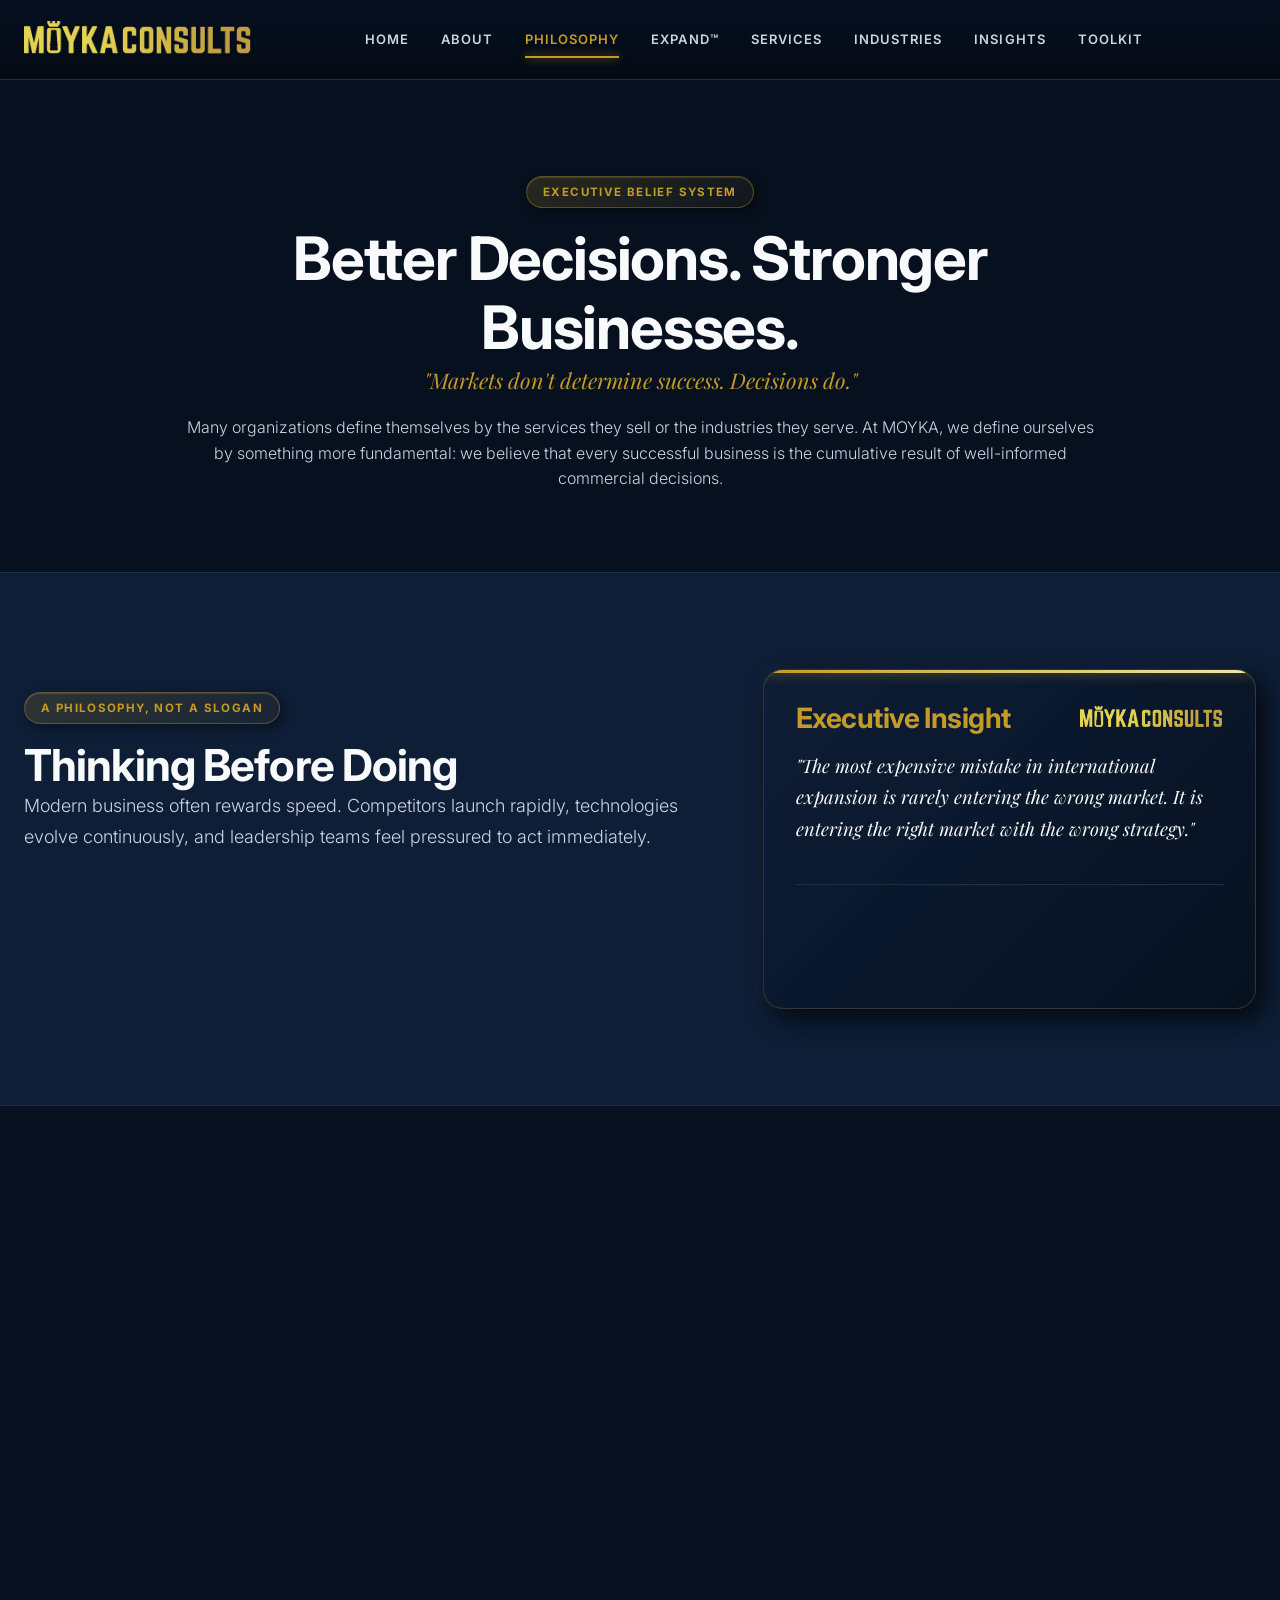
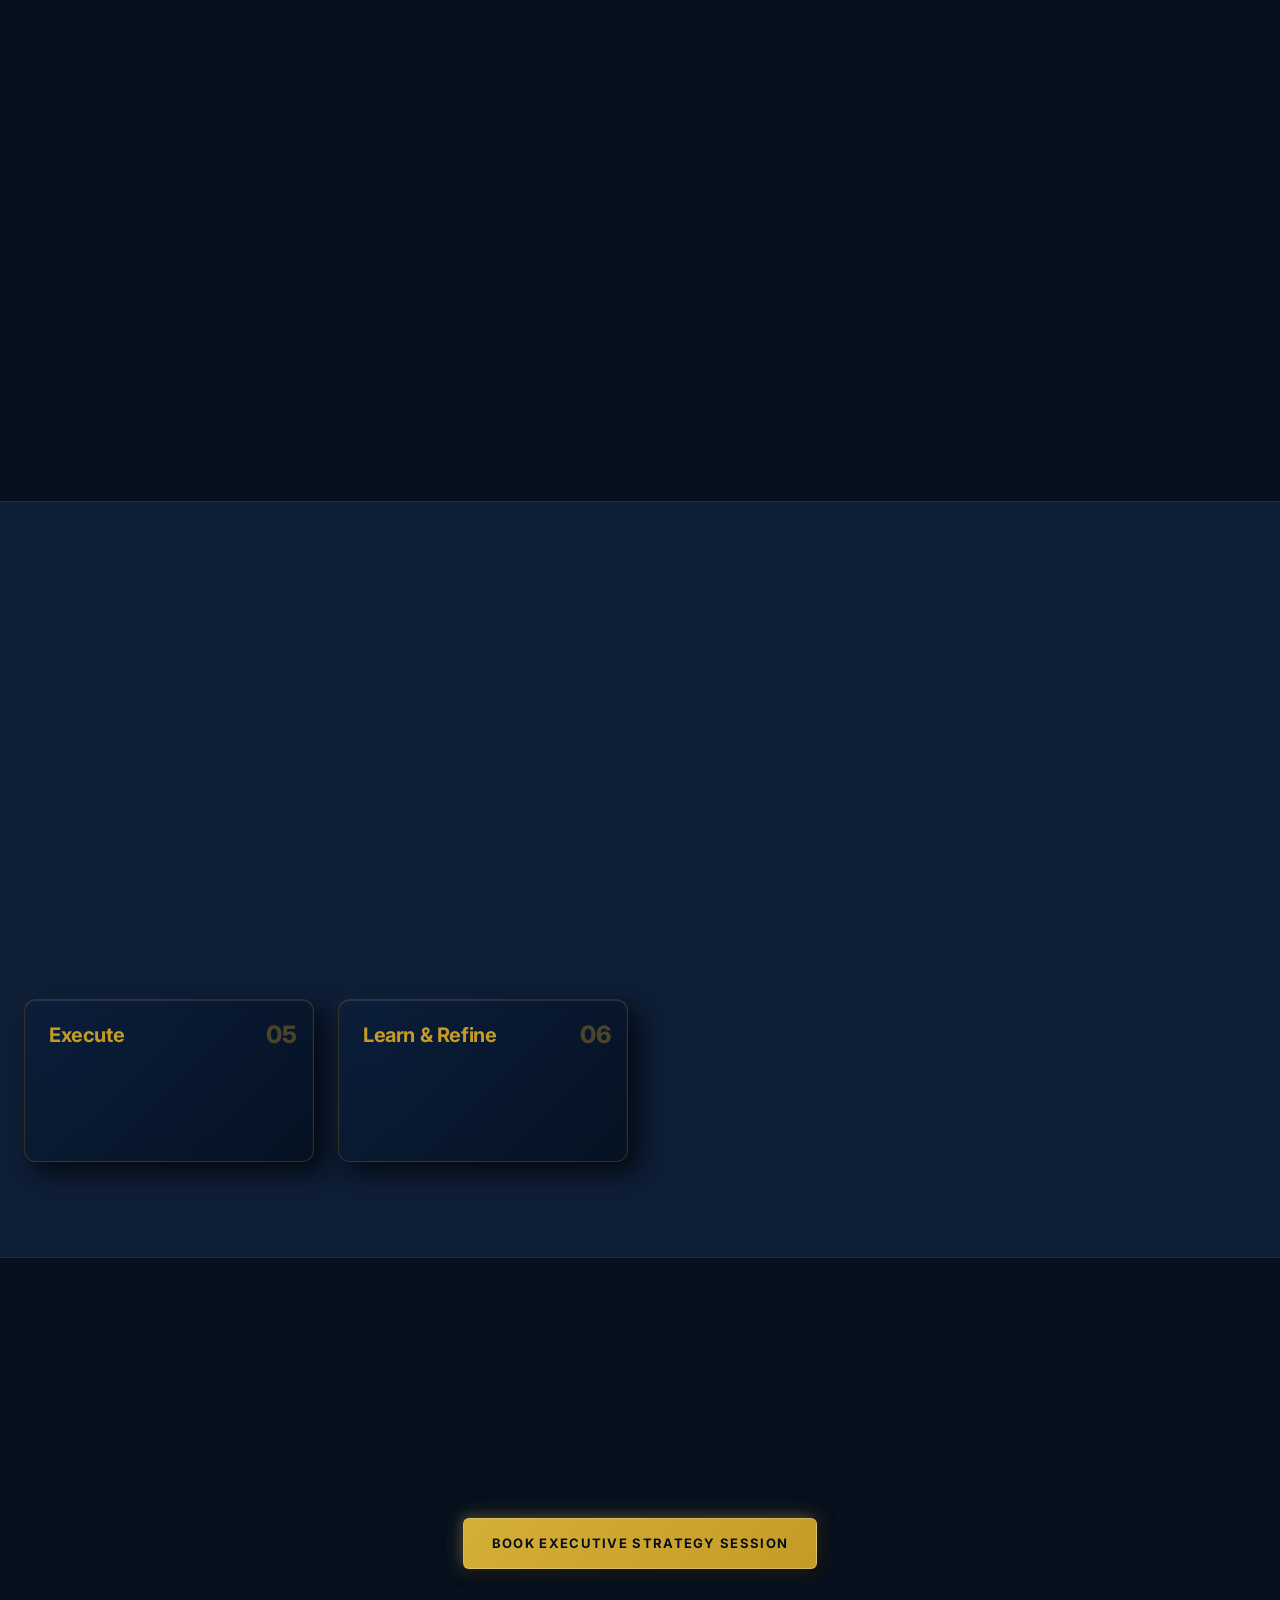
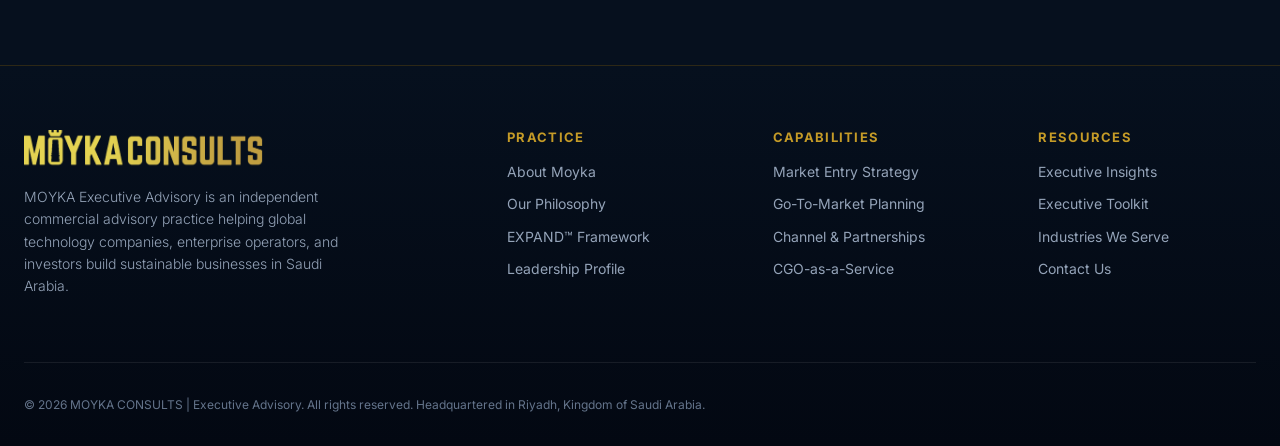
<file: philosophy.html>
<!DOCTYPE html>
<html lang="en">
<head>
  <meta charset="UTF-8">
  <meta name="viewport" content="width=device-width, initial-scale=1.0">
  <title>Our Philosophy | MOYKA Executive Advisory</title>
  <meta name="description" content="Discover MOYKA's strategic decision philosophy: Better Decisions. Stronger Businesses. Why disciplined commercial thinking precedes execution in Saudi Arabia.">
  
  <link rel="preconnect" href="https://fonts.googleapis.com">
  <link rel="preconnect" href="https://fonts.gstatic.com" crossorigin>
  <link href="https://fonts.googleapis.com/css2?family=Inter:wght@300;400;500;600;700;800&family=Playfair+Display:ital,wght@0,500;0,600;0,700;1,400&display=swap" rel="stylesheet">
  
  <link rel="stylesheet" href="assets/css/variables.css">
  <link rel="stylesheet" href="assets/css/global.css">
  <link rel="stylesheet" href="assets/css/components.css">
  <link rel="stylesheet" href="assets/css/pages.css">
</head>
<body>

  <!-- Header -->
  <header class="site-header">
    <div class="container header-container">
      <a href="index.html" class="logo-brand">
        <img src="assets/images/moyka-logo.png" alt="MOYKA CONSULTS" style="height: 38px; width: auto; object-fit: contain;">
      </a>
      <nav class="nav-desktop">
        <a href="index.html" class="nav-link">Home</a>
        <a href="about.html" class="nav-link">About</a>
        <a href="philosophy.html" class="nav-link active">Philosophy</a>
        <a href="expand.html" class="nav-link">EXPAND&trade;</a>
        <a href="services.html" class="nav-link">Services</a>
        <a href="industries.html" class="nav-link">Industries</a>
        <a href="insights.html" class="nav-link">Insights</a>
        <a href="toolkit.html" class="nav-link">Toolkit</a>
      </nav>
      <div style="display: flex; align-items: center; gap: 1.25rem;">
        <a href="contact.html" class="btn btn-outline-gold" style="display: none; @media(min-width: 768px){display: inline-flex;}">Get Diagnostic Audit</a>
        <button type="button" class="mobile-menu-btn" id="mobile-menu-btn" aria-label="Toggle menu">
          <span></span><span></span><span></span>
        </button>
      </div>
    </div>
  </header>

  <!-- Mobile Drawer -->
  <div class="mobile-drawer" id="mobile-drawer">
    <div style="display: flex; justify-content: center; margin-bottom: 1rem;">
      <img src="assets/images/moyka-logo.png" alt="MOYKA CONSULTS" style="height: 36px; width: auto;">
    </div>
    <a href="index.html" class="nav-link">Home</a>
    <a href="about.html" class="nav-link">About Moyka</a>
    <a href="philosophy.html" class="nav-link active">Our Philosophy</a>
    <a href="expand.html" class="nav-link">The EXPAND&trade; Framework</a>
    <a href="services.html" class="nav-link">Executive Services</a>
    <a href="industries.html" class="nav-link">Industries We Serve</a>
    <a href="insights.html" class="nav-link">Thought Leadership</a>
    <a href="toolkit.html" class="nav-link">Executive Toolkit</a>
    <a href="contact.html" class="btn btn-gold" style="margin-top: 1rem; width: 100%;">Book Advisory Call</a>
  </div>

  <main>
    <!-- HERO SECTION -->
    <section class="bg-deep" style="padding-top: var(--space-4xl); padding-bottom: var(--space-3xl);">
      <div class="container text-center container-narrow">
        <span class="badge-tag">EXECUTIVE BELIEF SYSTEM</span>
        <h1 style="margin-top: var(--space-md);">Better Decisions. Stronger Businesses.</h1>
        <p class="lead" style="font-family: var(--font-serif); font-style: italic; font-size: 1.35rem; color: var(--color-brand-gold);">"Markets don't determine success. Decisions do."</p>
        <p style="margin-top: var(--space-md);">Many organizations define themselves by the services they sell or the industries they serve. At MOYKA, we define ourselves by something more fundamental: we believe that every successful business is the cumulative result of well-informed commercial decisions.</p>
      </div>
    </section>

    <!-- CORE MANIFESTO -->
    <section class="bg-slate section-border-top">
      <div class="container">
        <div class="hero-grid">
          <div>
            <span class="badge-tag">A PHILOSOPHY, NOT A SLOGAN</span>
            <h2 style="margin-top: var(--space-md);">Thinking Before Doing</h2>
            <p class="lead">Modern business often rewards speed. Competitors launch rapidly, technologies evolve continuously, and leadership teams feel pressured to act immediately.</p>
            <p>However, speed without strategic direction creates unnecessary risk. The fastest route is rarely the smartest route. At MOYKA, we believe disciplined thinking should always precede decisive action. The objective is not to slow businesses down&mdash;it is to ensure they accelerate in the right direction.</p>
          </div>

          <div>
            <div class="card-executive card-gold-accent">
              <div style="display: flex; justify-content: space-between; align-items: center; margin-bottom: var(--space-md);">
                <h3 style="color: var(--color-brand-gold); margin-bottom: 0;">Executive Insight</h3>
                <img src="assets/images/moyka-logo.png" alt="MOYKA Logo" style="height: 24px; width: auto;">
              </div>
              <p class="font-serif" style="font-size: 1.15rem; font-style: italic; line-height: 1.7; color: var(--color-text-primary);">
                "The most expensive mistake in international expansion is rarely entering the wrong market. It is entering the right market with the wrong strategy."
              </p>
              <hr style="border: 0; border-top: 1px solid var(--color-brand-border); margin: var(--space-lg) 0;">
              <p style="font-size: 0.875rem; margin-bottom: 0;">
                Protecting a client's long-term capital and market reputation is significantly more important than protecting a short-term advisory assignment.
              </p>
            </div>
          </div>
        </div>
      </div>
    </section>

    <!-- THE FIVE DECISION PRINCIPLES -->
    <section class="bg-deep section-border-top">
      <div class="container">
        <div class="text-center container-narrow" style="margin-bottom: var(--space-3xl);">
          <span class="badge-tag">DECISION GOVERNANCE</span>
          <h2 style="margin-top: var(--space-md);">Our Five Decision Principles</h2>
          <p>Every commercial recommendation made by MOYKA is tested against five fundamental questions before reaching our clients:</p>
        </div>

        <div class="grid-3col">
          <div class="card-executive">
            <span style="font-size: 1.5rem; font-weight: 800; color: var(--color-brand-gold);">01</span>
            <h3 style="margin-top: 8px;">Does This Create Long-Term Value?</h3>
            <p>Short-term commercial gains should never compromise long-term business sustainability, brand equity, or stakeholder trust.</p>
          </div>

          <div class="card-executive">
            <span style="font-size: 1.5rem; font-weight: 800; color: var(--color-brand-gold);">02</span>
            <h3 style="margin-top: 8px;">Does This Reduce Commercial Risk?</h3>
            <p>Growth strategies must be ambitious, but never reckless. Every risk must be identified, quantified, and systematically mitigated.</p>
          </div>

          <div class="card-executive">
            <span style="font-size: 1.5rem; font-weight: 800; color: var(--color-brand-gold);">03</span>
            <h3 style="margin-top: 8px;">Does This Strengthen Competitive Advantage?</h3>
            <p>Every strategic move should make the business more difficult to compete against and harder for rivals to replicate in Saudi Arabia.</p>
          </div>

          <div class="card-executive">
            <span style="font-size: 1.5rem; font-weight: 800; color: var(--color-brand-gold);">04</span>
            <h3 style="margin-top: 8px;">Is This Commercially Practical?</h3>
            <p>Brilliant concepts have zero value if they cannot be executed effectively with available resources, capabilities, and market timelines.</p>
          </div>

          <div class="card-executive">
            <span style="font-size: 1.5rem; font-weight: 800; color: var(--color-brand-gold);">05</span>
            <h3 style="margin-top: 8px;">Does This Support the Long-Term Vision?</h3>
            <p>Every tactical decision must move the organization one step closer to its 5-year strategic objectives in the Kingdom and wider GCC.</p>
          </div>

          <div class="card-executive" style="background-color: var(--color-brand-slate); border-color: var(--color-brand-accent-light);">
            <span style="font-size: 1.5rem; font-weight: 800; color: var(--color-brand-accent);">06</span>
            <h3 style="margin-top: 8px; color: var(--color-brand-accent);">Decision Culture</h3>
            <p>We encourage executive teams to build cultures where decisions are data-informed, commercially grounded, customer-focused, and open to constructive challenge.</p>
          </div>
        </div>
      </div>
    </section>

    <!-- STRATEGIC DECISION ENGINE -->
    <section class="bg-slate section-border-top">
      <div class="container">
        <div class="text-center container-narrow" style="margin-bottom: var(--space-3xl);">
          <span class="badge-tag">CONTINUOUS EXECUTIVE CYCLE</span>
          <h2 style="margin-top: var(--space-md);">The Strategic Decision Engine&trade;</h2>
          <p>Information is everywhere. Judgment is rare. MOYKA's Strategic Decision Engine&trade; converts market data and complexity into decisive commercial action.</p>
        </div>

        <div style="display: grid; grid-template-columns: repeat(auto-fit, minmax(280px, 1fr)); gap: var(--space-lg);">
          <div class="process-step-card">
            <span class="process-step-num">01</span>
            <h4 style="color: var(--color-brand-gold);">Understand</h4>
            <p style="font-size: 0.875rem; margin-bottom: 0;">Replacing assumptions with verified market intelligence, customer friction data, regulatory realities, and competitor positions.</p>
          </div>

          <div class="process-step-card">
            <span class="process-step-num">02</span>
            <h4 style="color: var(--color-brand-gold);">Challenge</h4>
            <p style="font-size: 0.875rem; margin-bottom: 0;">Subjecting every strategy to constructive challenge: "What if assumptions are wrong? What risks are being underestimated?"</p>
          </div>

          <div class="process-step-card">
            <span class="process-step-num">03</span>
            <h4 style="color: var(--color-brand-gold);">Prioritise</h4>
            <p style="font-size: 0.875rem; margin-bottom: 0;">Allocating finite executive attention and capital to initiatives capable of producing the highest EBITDA impact.</p>
          </div>

          <div class="process-step-card">
            <span class="process-step-num">04</span>
            <h4 style="color: var(--color-brand-gold);">Decide</h4>
            <p style="font-size: 0.875rem; margin-bottom: 0;">Committing resources with confidence and clarity, supported by clear evidence rather than pressure or emotion.</p>
          </div>

          <div class="process-step-card">
            <span class="process-step-num">05</span>
            <h4 style="color: var(--color-brand-gold);">Execute</h4>
            <p style="font-size: 0.875rem; margin-bottom: 0;">Transforming strategic intent into operational reality through disciplined governance and partner coordination.</p>
          </div>

          <div class="process-step-card">
            <span class="process-step-num">06</span>
            <h4 style="color: var(--color-brand-gold);">Learn & Refine</h4>
            <p style="font-size: 0.875rem; margin-bottom: 0;">Continuously capturing market feedback to refine strategies and strengthen organizational decision capabilities over time.</p>
          </div>
        </div>
      </div>
    </section>

    <!-- CALL TO ACTION -->
    <section class="bg-deep section-border-top">
      <div class="container text-center container-narrow">
        <h2>Apply Disciplined Decision Governance to Your Expansion</h2>
        <p class="lead" style="margin-bottom: var(--space-xl);">Let's discuss how our decision frameworks can de-risk your Saudi market entry and accelerate revenue growth.</p>
        <a href="contact.html" class="btn btn-gold">Book Executive Strategy Session</a>
      </div>
    </section>
  </main>

  <!-- Footer -->
  <footer class="site-footer">
    <div class="container">
      <div class="footer-grid">
        <div class="footer-brand">
          <a href="index.html" class="logo-brand">
            <img src="assets/images/moyka-logo.png" alt="MOYKA CONSULTS" style="height: 40px; width: auto; object-fit: contain;">
          </a>
          <p>MOYKA Executive Advisory is an independent commercial advisory practice helping global technology companies, enterprise operators, and investors build sustainable businesses in Saudi Arabia.</p>
        </div>
        <div>
          <h4 class="footer-title">Practice</h4>
          <div class="footer-links">
            <a href="about.html">About Moyka</a>
            <a href="philosophy.html">Our Philosophy</a>
            <a href="expand.html">EXPAND&trade; Framework</a>
            <a href="about.html#leadership">Leadership Profile</a>
          </div>
        </div>
        <div>
          <h4 class="footer-title">Capabilities</h4>
          <div class="footer-links">
            <a href="services.html">Market Entry Strategy</a>
            <a href="services.html">Go-To-Market Planning</a>
            <a href="services.html">Channel & Partnerships</a>
            <a href="services.html">CGO-as-a-Service</a>
          </div>
        </div>
        <div>
          <h4 class="footer-title">Resources</h4>
          <div class="footer-links">
            <a href="insights.html">Executive Insights</a>
            <a href="toolkit.html">Executive Toolkit</a>
            <a href="industries.html">Industries We Serve</a>
            <a href="contact.html">Contact Us</a>
          </div>
        </div>
      </div>
      <div class="footer-bottom">
        <div>&copy; 2026 MOYKA CONSULTS | Executive Advisory. All rights reserved. Headquartered in Riyadh, Kingdom of Saudi Arabia.</div>
      </div>
    </div>
  </footer>

  <script src="assets/js/main.js"></script>
  <script src="assets/js/interactive.js"></script>
</body>
</html>
</file>
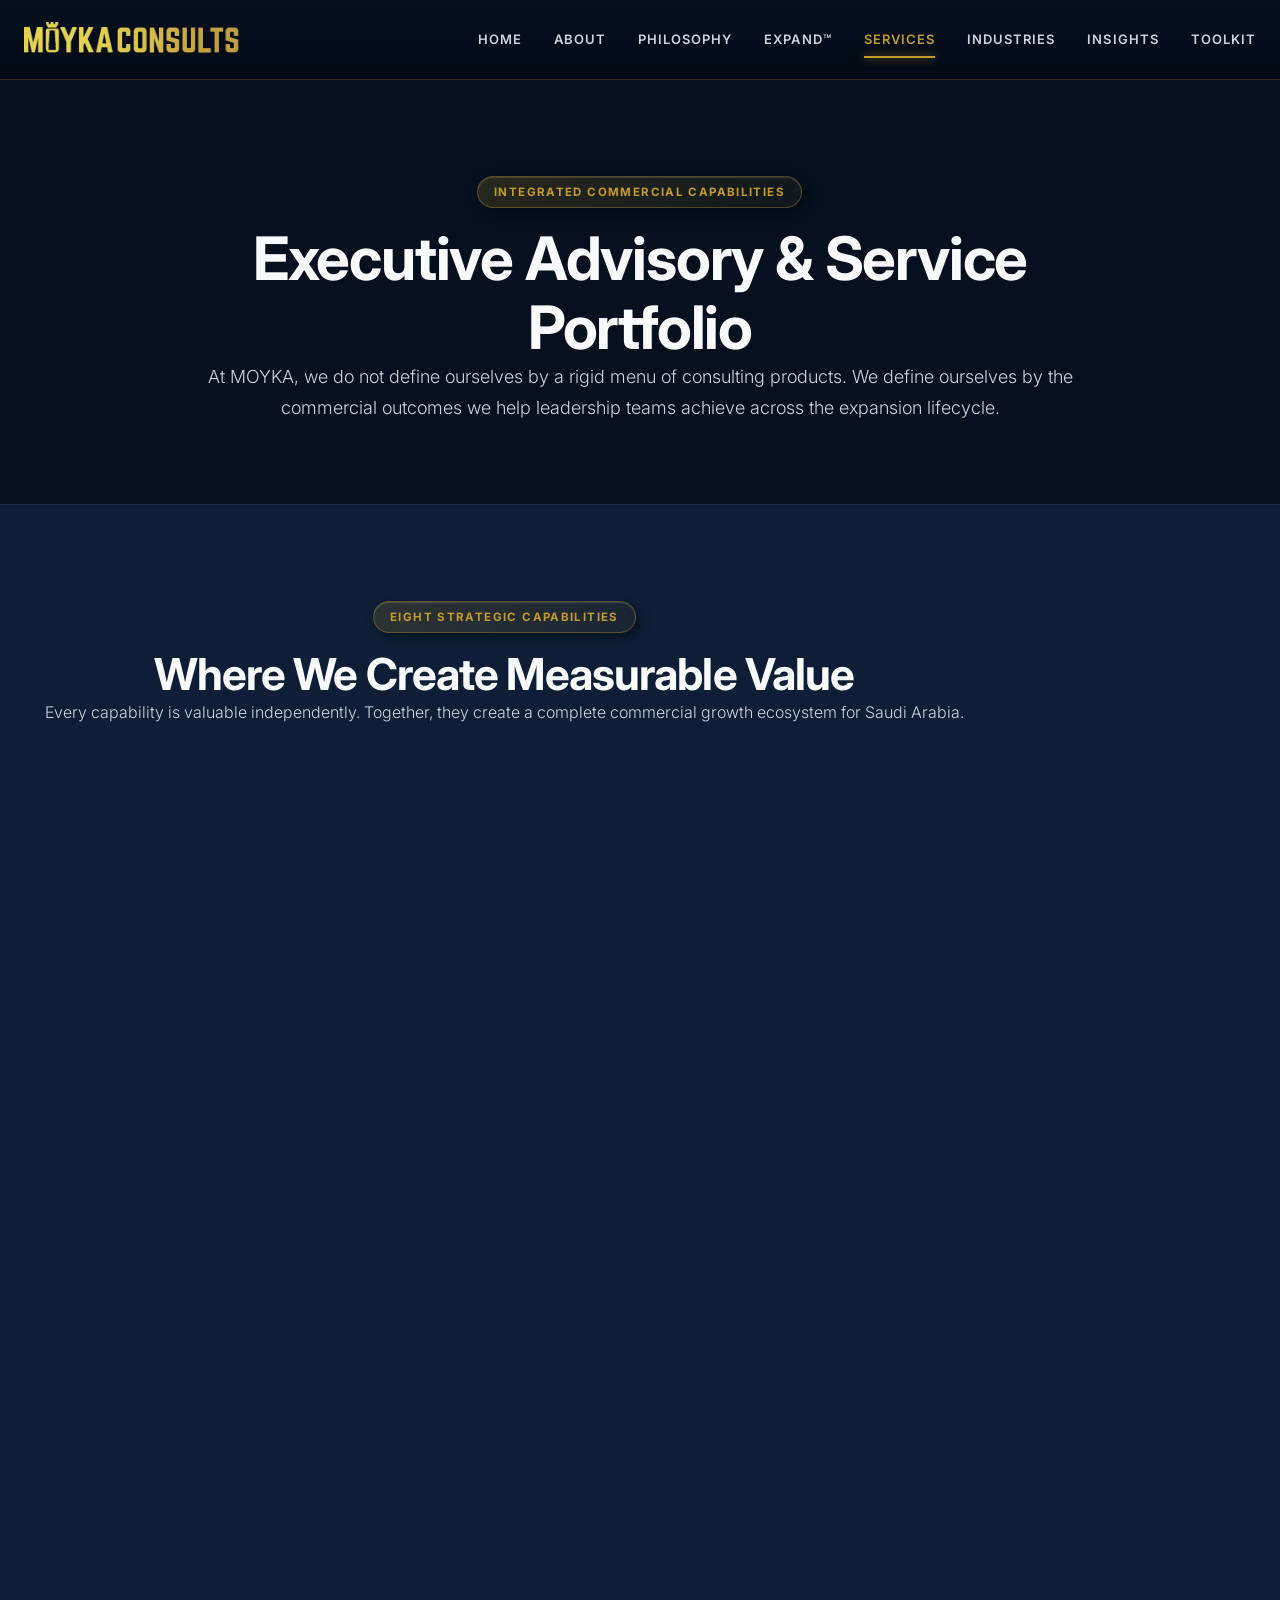
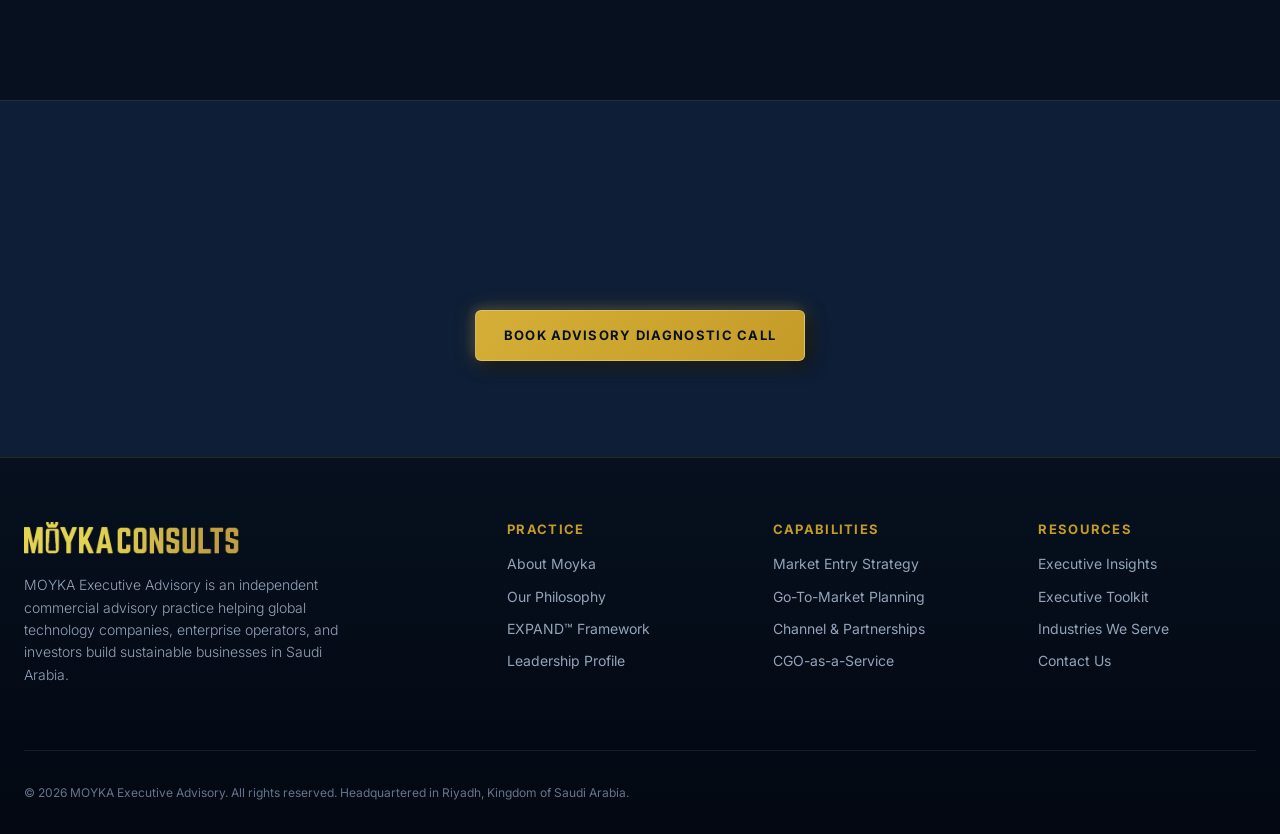
<file: services.html>
<!DOCTYPE html>
<html lang="en">
<head>
  <meta charset="UTF-8">
  <meta name="viewport" content="width=device-width, initial-scale=1.0">
  <title>Executive Advisory & Services | MOYKA Executive Advisory</title>
  <meta name="description" content="Discover MOYKA's 8 Strategic Capabilities and 4 Flexible Partnership Models including Chief Growth Orchestrator (CGO-as-a-Service) for Saudi Arabia expansion.">
  
  <link rel="preconnect" href="https://fonts.googleapis.com">
  <link rel="preconnect" href="https://fonts.gstatic.com" crossorigin>
  <link href="https://fonts.googleapis.com/css2?family=Inter:wght@300;400;500;600;700;800&family=Playfair+Display:ital,wght@0,500;0,600;0,700;1,400&display=swap" rel="stylesheet">
  
  <link rel="stylesheet" href="assets/css/variables.css">
  <link rel="stylesheet" href="assets/css/global.css">
  <link rel="stylesheet" href="assets/css/components.css">
  <link rel="stylesheet" href="assets/css/pages.css">
</head>
<body>

  <!-- Header -->
  <header class="site-header">
    <div class="container header-container">
      <a href="index.html" class="logo-brand">
        <img src="assets/images/moyka-logo.png" alt="MOYKA Logo" class="logo-svg">
      </a>
      <nav class="nav-desktop">
        <a href="index.html" class="nav-link">Home</a>
        <a href="about.html" class="nav-link">About</a>
        <a href="philosophy.html" class="nav-link">Philosophy</a>
        <a href="expand.html" class="nav-link">EXPAND&trade;</a>
        <a href="services.html" class="nav-link active">Services</a>
        <a href="industries.html" class="nav-link">Industries</a>
        <a href="insights.html" class="nav-link">Insights</a>
        <a href="toolkit.html" class="nav-link">Toolkit</a>
      </nav>
      <a href="contact.html" class="btn btn-outline-gold" style="display: none; @media(min-width: 768px){display: inline-flex;}">Get Diagnostic Audit</a>
      <button type="button" class="mobile-menu-btn" id="mobile-menu-btn" aria-label="Toggle menu">
        <span></span><span></span><span></span>
      </button>
    </div>
  </header>

  <!-- Mobile Drawer -->
  <div class="mobile-drawer" id="mobile-drawer">
    <a href="index.html" class="nav-link">Home</a>
    <a href="about.html" class="nav-link">About Moyka</a>
    <a href="philosophy.html" class="nav-link">Our Philosophy</a>
    <a href="expand.html" class="nav-link">The EXPAND&trade; Framework</a>
    <a href="services.html" class="nav-link active">Executive Services</a>
    <a href="industries.html" class="nav-link">Industries We Serve</a>
    <a href="insights.html" class="nav-link">Thought Leadership</a>
    <a href="toolkit.html" class="nav-link">Executive Toolkit</a>
    <a href="contact.html" class="btn btn-gold" style="margin-top: 1rem; width: 100%;">Book Advisory Call</a>
  </div>

  <main>
    <!-- HERO SECTION -->
    <section class="bg-deep" style="padding-top: var(--space-4xl); padding-bottom: var(--space-3xl);">
      <div class="container text-center container-narrow">
        <span class="badge-tag">INTEGRATED COMMERCIAL CAPABILITIES</span>
        <h1 style="margin-top: var(--space-md);">Executive Advisory & Service Portfolio</h1>
        <p class="lead">At MOYKA, we do not define ourselves by a rigid menu of consulting products. We define ourselves by the commercial outcomes we help leadership teams achieve across the expansion lifecycle.</p>
      </div>
    </section>

    <!-- 8 STRATEGIC CAPABILITIES -->
    <section class="bg-slate section-border-top">
      <div class="container">
        <div class="text-center container-narrow" style="margin-bottom: var(--space-3xl);">
          <span class="badge-tag">EIGHT STRATEGIC CAPABILITIES</span>
          <h2 style="margin-top: var(--space-md);">Where We Create Measurable Value</h2>
          <p>Every capability is valuable independently. Together, they create a complete commercial growth ecosystem for Saudi Arabia.</p>
        </div>

        <div class="grid-2col">
          <!-- Capability 1 -->
          <div class="card-executive">
            <span class="badge-tag" style="margin-bottom: var(--space-sm);">CAPABILITY 01</span>
            <h3>Saudi Market Entry Strategy</h3>
            <p><strong>Business Challenge:</strong> Evaluating whether Saudi Arabia is the right market, identifying optimal entry timing, and mitigating capital risk.</p>
            <p style="font-size: 0.875rem;"><strong>Typical Deliverables:</strong> Opportunity assessment report, sector demand mapping, customer segmentation, regulatory roadmap, executive risk audit.</p>
            <div style="margin-top: auto; padding-top: var(--space-md); border-top: 1px solid var(--color-brand-border); font-weight: 700; font-size: 0.8125rem; color: var(--color-brand-gold);">
              Outcome: An evidence-based go/no-go decision on market entry.
            </div>
          </div>

          <!-- Capability 2 -->
          <div class="card-executive">
            <span class="badge-tag" style="margin-bottom: var(--space-sm);">CAPABILITY 02</span>
            <h3>Company Formation & Market Readiness</h3>
            <p><strong>Business Challenge:</strong> Establishing compliant legal and operational entities in KSA without administrative delays or strategic misalignment.</p>
            <p style="font-size: 0.875rem;"><strong>MOYKA's Role:</strong> Coordinating trusted legal, tax, and licensing partners while maintaining overall commercial strategy alignment.</p>
            <div style="margin-top: auto; padding-top: var(--space-md); border-top: 1px solid var(--color-brand-border); font-weight: 700; font-size: 0.8125rem; color: var(--color-brand-gold);">
              Outcome: A compliant organization that is ready to compete&mdash;not just legally registered.
            </div>
          </div>

          <!-- Capability 3 -->
          <div class="card-executive">
            <span class="badge-tag" style="margin-bottom: var(--space-sm);">CAPABILITY 03</span>
            <h3>Go-to-Market (GTM) Strategy</h3>
            <p><strong>Business Challenge:</strong> Turning market opportunity into predictable B2B sales pipelines and brand authority.</p>
            <p style="font-size: 0.875rem;"><strong>Typical Deliverables:</strong> Value proposition localization, pricing models, direct sales playbooks, customer acquisition roadmaps.</p>
            <div style="margin-top: auto; padding-top: var(--space-md); border-top: 1px solid var(--color-brand-border); font-weight: 700; font-size: 0.8125rem; color: var(--color-brand-gold);">
              Outcome: A commercially differentiated growth engine adapted to Saudi buyer realities.
            </div>
          </div>

          <!-- Capability 4 -->
          <div class="card-executive card-gold-accent">
            <span class="badge-tag" style="margin-bottom: var(--space-sm);">CAPABILITY 04</span>
            <h3 style="color: var(--color-brand-gold);">Commercial Growth Advisory (Flagship)</h3>
            <p><strong>Business Challenge:</strong> CEOs and founders need experienced executive guidance to navigate complex commercial choices without hiring full-time C-suite overhead.</p>
            <p style="font-size: 0.875rem;"><strong>MOYKA's Role:</strong> Direct monthly advisory sessions, board reporting support, commercial negotiations, and growth coaching.</p>
            <div style="margin-top: auto; padding-top: var(--space-md); border-top: 1px solid var(--color-brand-border); font-weight: 700; font-size: 0.8125rem; color: var(--color-brand-gold);">
              Outcome: Better commercial decisions throughout your entire growth journey.
            </div>
          </div>

          <!-- Capability 5 -->
          <div class="card-executive">
            <span class="badge-tag" style="margin-bottom: var(--space-sm);">CAPABILITY 05</span>
            <h3>Strategic Partnerships & Channel Development</h3>
            <p><strong>Business Challenge:</strong> Identifying, negotiating, and managing local distributors, resellers, and enterprise partners.</p>
            <p style="font-size: 0.875rem;"><strong>Typical Deliverables:</strong> Partner evaluation scorecards, contract negotiations support, channel governance frameworks.</p>
            <div style="margin-top: auto; padding-top: var(--space-md); border-top: 1px solid var(--color-brand-border); font-weight: 700; font-size: 0.8125rem; color: var(--color-brand-gold);">
              Outcome: A high-performing distribution ecosystem aligned with your P&L goals.
            </div>
          </div>

          <!-- Capability 6 -->
          <div class="card-executive">
            <span class="badge-tag" style="margin-bottom: var(--space-sm);">CAPABILITY 06</span>
            <h3>Digital Growth Enablement</h3>
            <p><strong>Business Challenge:</strong> Building modern corporate web presence, digital marketing automation, and brand credibility in KSA.</p>
            <p style="font-size: 0.875rem;"><strong>MOYKA's Role:</strong> Orchestrating digital, web, and content execution partners to support measurable lead generation.</p>
            <div style="margin-top: auto; padding-top: var(--space-md); border-top: 1px solid var(--color-brand-border); font-weight: 700; font-size: 0.8125rem; color: var(--color-brand-gold);">
              Outcome: A digital presence that directly drives revenue and enterprise intent.
            </div>
          </div>

          <!-- Capability 7 -->
          <div class="card-executive">
            <span class="badge-tag" style="margin-bottom: var(--space-sm);">CAPABILITY 07</span>
            <h3>Business Intelligence & Executive Insights</h3>
            <p><strong>Business Challenge:</strong> Accessing reliable, localized market data and competitive intelligence to inform strategic shifts.</p>
            <p style="font-size: 0.875rem;"><strong>Typical Deliverables:</strong> Quarterly competitor benchmarking, SWOT evaluations, executive dashboards.</p>
            <div style="margin-top: auto; padding-top: var(--space-md); border-top: 1px solid var(--color-brand-border); font-weight: 700; font-size: 0.8125rem; color: var(--color-brand-gold);">
              Outcome: Higher certainty and evidence-based decision-making.
            </div>
          </div>

          <!-- Capability 8 -->
          <div class="card-executive">
            <span class="badge-tag" style="margin-bottom: var(--space-sm);">CAPABILITY 08</span>
            <h3>Long-Term Growth Partnership</h3>
            <p><strong>Business Challenge:</strong> Sustaining momentum long after initial market launch as regulations, technologies, and competitors shift.</p>
            <p style="font-size: 0.875rem;"><strong>MOYKA's Role:</strong> Ongoing strategic review, annual planning retreats, and regional GCC expansion coaching.</p>
            <div style="margin-top: auto; padding-top: var(--space-md); border-top: 1px solid var(--color-brand-border); font-weight: 700; font-size: 0.8125rem; color: var(--color-brand-gold);">
              Outcome: A long-term strategic partner who grows alongside your organization.
            </div>
          </div>
        </div>
      </div>
    </section>

    <!-- FOUR PARTNERSHIP MODELS -->
    <section class="bg-deep section-border-top">
      <div class="container">
        <div class="text-center container-narrow" style="margin-bottom: var(--space-3xl);">
          <span class="badge-tag">FLEXIBLE ENGAGEMENT ARCHITECTURE</span>
          <h2 style="margin-top: var(--space-md);">Four Strategic Partnership Models</h2>
          <p>We recognize that every company enters Saudi Arabia from a different starting point. Our engagement structures adapt to your strategic requirements.</p>
        </div>

        <div class="grid-2col">
          <div class="card-executive">
            <span class="badge-tag" style="margin-bottom: 6px;">MODEL 01</span>
            <h3>Strategic Advisory Engagement</h3>
            <p><strong>Best Suited For:</strong> Companies evaluating Saudi Arabia or conducting initial feasibility studies.</p>
            <p style="font-size: 0.875rem;">Includes executive workshops, market opportunity evaluation, risk audit, and strategic entry roadmaps delivered as a fixed-scope project.</p>
          </div>

          <div class="card-executive">
            <span class="badge-tag" style="margin-bottom: 6px;">MODEL 02</span>
            <h3>Market Entry Partner</h3>
            <p><strong>Best Suited For:</strong> Companies actively establishing legal entities and launching operations in KSA.</p>
            <p style="font-size: 0.875rem;">Includes hands-on GTM planning, partner selection, licensing coordination, and launch management over a 6-12 month execution window.</p>
          </div>

          <div class="card-executive">
            <span class="badge-tag" style="margin-bottom: 6px;">MODEL 03</span>
            <h3>Commercial Growth Partner</h3>
            <p><strong>Best Suited For:</strong> Companies already operating in Saudi Arabia seeking to accelerate revenue and margin performance.</p>
            <p style="font-size: 0.875rem;">Ongoing executive advisory, quarterly strategy reviews, sales pipeline audit, and channel expansion coaching under a monthly retainer model.</p>
          </div>

          <div class="card-executive card-gold-accent">
            <span class="badge-tag" style="margin-bottom: 6px;">MODEL 04 &mdash; FLAGSHIP</span>
            <h3 style="color: var(--color-brand-gold);">Commercial Growth Office (CGO-as-a-Service)</h3>
            <p><strong>Best Suited For:</strong> High-growth technology firms and enterprise operators requiring complete commercial orchestration.</p>
            <p style="font-size: 0.875rem;">MOYKA acts as an extension of your C-suite&mdash;leading commercial strategy, coordinating legal/digital/marketing partners, participating in executive discussions, and driving P&L outcomes.</p>
          </div>
        </div>
      </div>
    </section>

    <!-- CALL TO ACTION -->
    <section class="bg-slate section-border-top">
      <div class="container text-center container-narrow">
        <h2>Discuss Your Custom Engagement Model</h2>
        <p class="lead" style="margin-bottom: var(--space-xl);">Let's discuss which partnership structure aligns with your immediate objectives and budget preferences.</p>
        <a href="contact.html" class="btn btn-gold">Book Advisory Diagnostic Call</a>
      </div>
    </section>
  </main>

  <!-- Footer -->
  <footer class="site-footer">
    <div class="container">
      <div class="footer-grid">
        <div class="footer-brand">
          <a href="index.html" class="logo-brand">
            <img src="assets/images/moyka-logo.png" alt="MOYKA Logo" class="logo-svg">
          </a>
          <p>MOYKA Executive Advisory is an independent commercial advisory practice helping global technology companies, enterprise operators, and investors build sustainable businesses in Saudi Arabia.</p>
        </div>
        <div>
          <h4 class="footer-title">Practice</h4>
          <div class="footer-links">
            <a href="about.html">About Moyka</a>
            <a href="philosophy.html">Our Philosophy</a>
            <a href="expand.html">EXPAND&trade; Framework</a>
            <a href="about.html#leadership">Leadership Profile</a>
          </div>
        </div>
        <div>
          <h4 class="footer-title">Capabilities</h4>
          <div class="footer-links">
            <a href="services.html">Market Entry Strategy</a>
            <a href="services.html">Go-To-Market Planning</a>
            <a href="services.html">Channel & Partnerships</a>
            <a href="services.html">CGO-as-a-Service</a>
          </div>
        </div>
        <div>
          <h4 class="footer-title">Resources</h4>
          <div class="footer-links">
            <a href="insights.html">Executive Insights</a>
            <a href="toolkit.html">Executive Toolkit</a>
            <a href="industries.html">Industries We Serve</a>
            <a href="contact.html">Contact Us</a>
          </div>
        </div>
      </div>
      <div class="footer-bottom">
        <div>&copy; 2026 MOYKA Executive Advisory. All rights reserved. Headquartered in Riyadh, Kingdom of Saudi Arabia.</div>
      </div>
    </div>
  </footer>

  <script src="assets/js/main.js"></script>
  <script src="assets/js/interactive.js"></script>
</body>
</html>
</file>
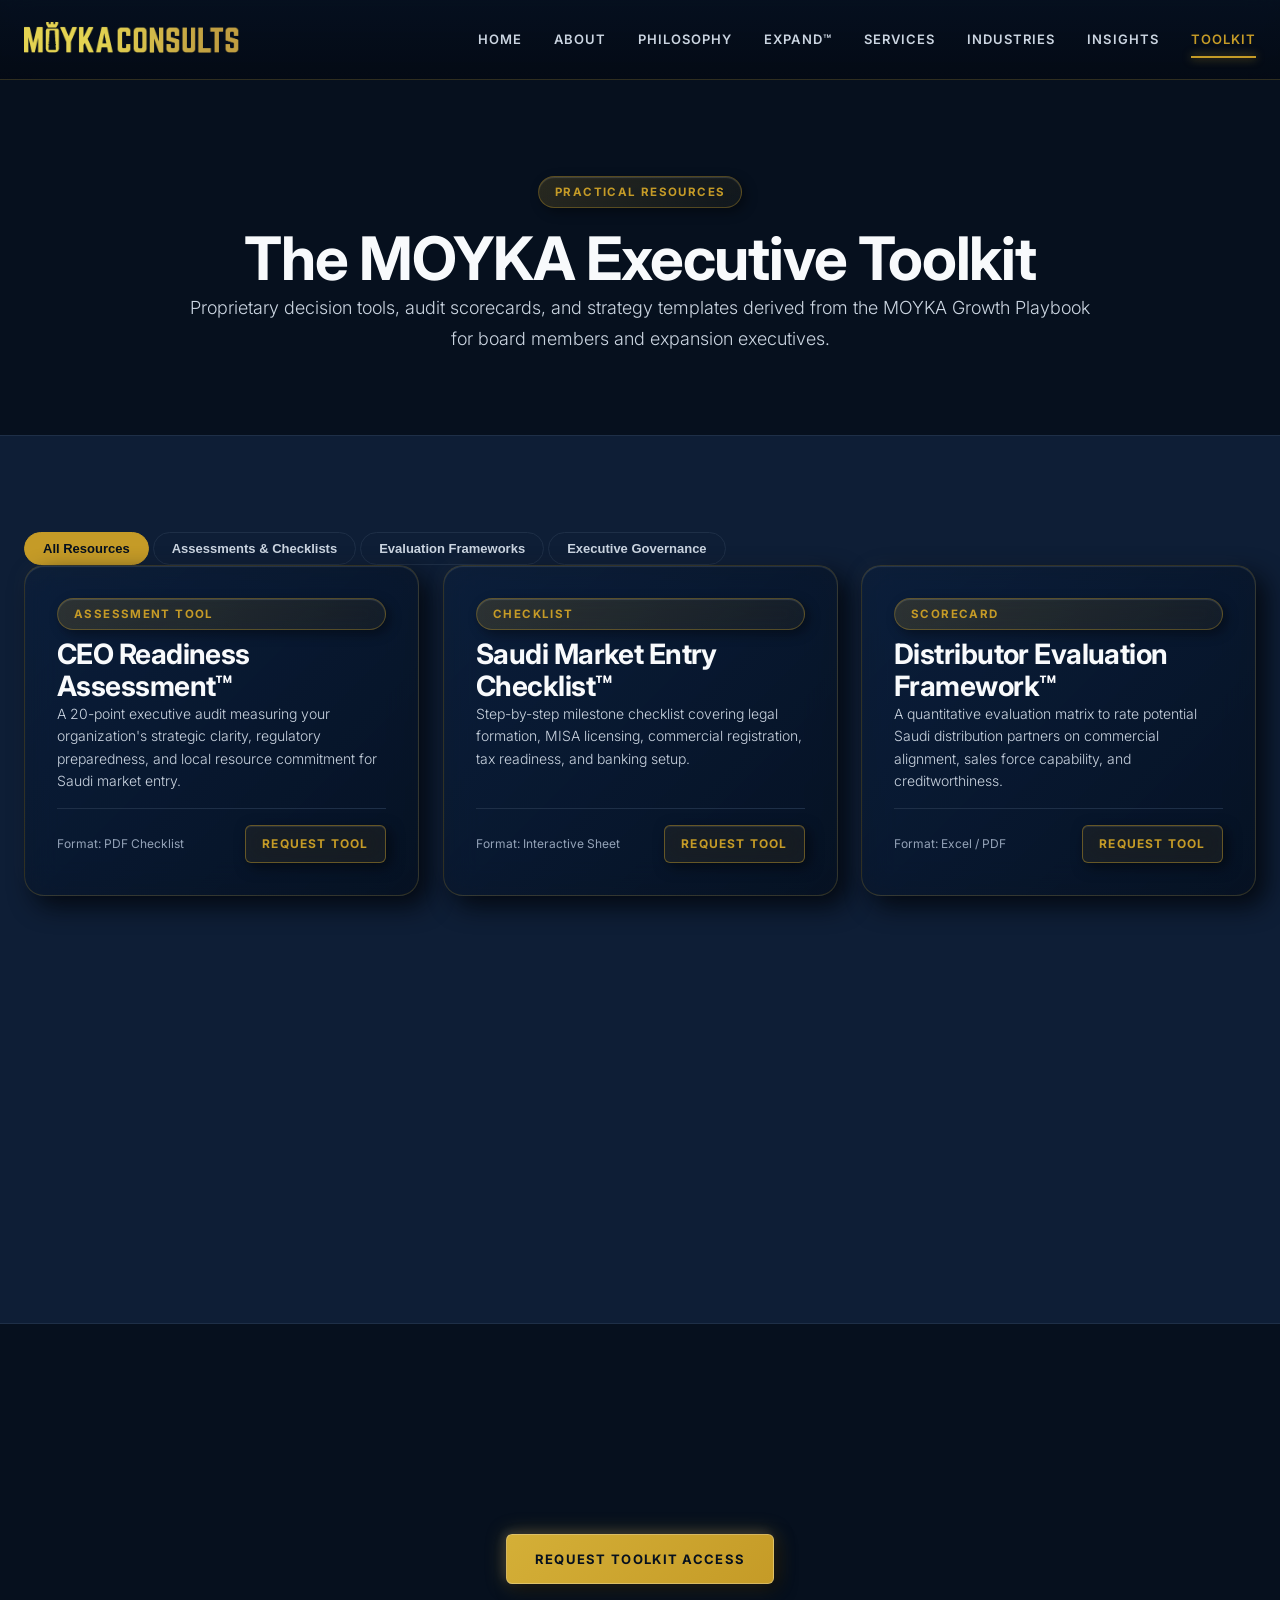
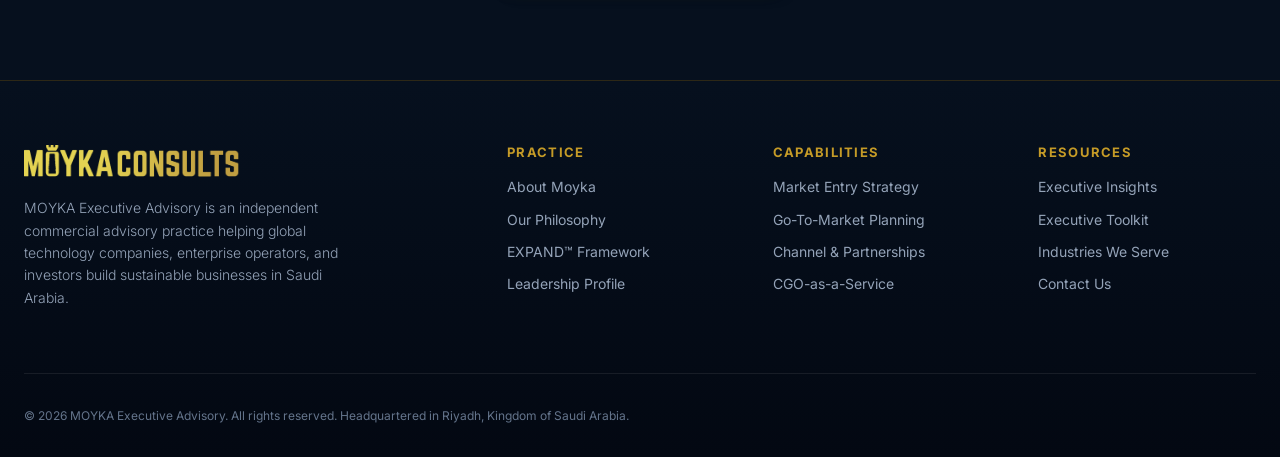
<file: toolkit.html>
<!DOCTYPE html>
<html lang="en">
<head>
  <meta charset="UTF-8">
  <meta name="viewport" content="width=device-width, initial-scale=1.0">
  <title>Executive Toolkit & Frameworks | MOYKA Executive Advisory</title>
  <meta name="description" content="Access MOYKA's Executive Toolkit: CEO Readiness Assessment&trade;, Saudi Market Entry Checklist&trade;, Distributor Evaluation Framework&trade;, Partnership Scorecard&trade;, and AI Prompt Library&trade;.">
  
  <link rel="preconnect" href="https://fonts.googleapis.com">
  <link rel="preconnect" href="https://fonts.gstatic.com" crossorigin>
  <link href="https://fonts.googleapis.com/css2?family=Inter:wght@300;400;500;600;700;800&family=Playfair+Display:ital,wght@0,500;0,600;0,700;1,400&display=swap" rel="stylesheet">
  
  <link rel="stylesheet" href="assets/css/variables.css">
  <link rel="stylesheet" href="assets/css/global.css">
  <link rel="stylesheet" href="assets/css/components.css">
  <link rel="stylesheet" href="assets/css/pages.css">
</head>
<body>

  <!-- Header -->
  <header class="site-header">
    <div class="container header-container">
      <a href="index.html" class="logo-brand">
        <img src="assets/images/moyka-logo.png" alt="MOYKA Logo" class="logo-svg">
      </a>
      <nav class="nav-desktop">
        <a href="index.html" class="nav-link">Home</a>
        <a href="about.html" class="nav-link">About</a>
        <a href="philosophy.html" class="nav-link">Philosophy</a>
        <a href="expand.html" class="nav-link">EXPAND&trade;</a>
        <a href="services.html" class="nav-link">Services</a>
        <a href="industries.html" class="nav-link">Industries</a>
        <a href="insights.html" class="nav-link">Insights</a>
        <a href="toolkit.html" class="nav-link active">Toolkit</a>
      </nav>
      <a href="contact.html" class="btn btn-outline-gold" style="display: none; @media(min-width: 768px){display: inline-flex;}">Get Diagnostic Audit</a>
      <button type="button" class="mobile-menu-btn" id="mobile-menu-btn" aria-label="Toggle menu">
        <span></span><span></span><span></span>
      </button>
    </div>
  </header>

  <!-- Mobile Drawer -->
  <div class="mobile-drawer" id="mobile-drawer">
    <a href="index.html" class="nav-link">Home</a>
    <a href="about.html" class="nav-link">About Moyka</a>
    <a href="philosophy.html" class="nav-link">Our Philosophy</a>
    <a href="expand.html" class="nav-link">The EXPAND&trade; Framework</a>
    <a href="services.html" class="nav-link">Executive Services</a>
    <a href="industries.html" class="nav-link">Industries We Serve</a>
    <a href="insights.html" class="nav-link">Thought Leadership</a>
    <a href="toolkit.html" class="nav-link active">Executive Toolkit</a>
    <a href="contact.html" class="btn btn-gold" style="margin-top: 1rem; width: 100%;">Book Advisory Call</a>
  </div>

  <main>
    <!-- HERO SECTION -->
    <section class="bg-deep" style="padding-top: var(--space-4xl); padding-bottom: var(--space-3xl);">
      <div class="container text-center container-narrow">
        <span class="badge-tag">PRACTICAL RESOURCES</span>
        <h1 style="margin-top: var(--space-md);">The MOYKA Executive Toolkit</h1>
        <p class="lead">Proprietary decision tools, audit scorecards, and strategy templates derived from the MOYKA Growth Playbook for board members and expansion executives.</p>
      </div>
    </section>

    <!-- TOOLKIT CARDS GRID -->
    <section class="bg-slate section-border-top">
      <div class="container">
        
        <div class="toolkit-filter">
          <button type="button" class="filter-btn active" data-filter="all">All Resources</button>
          <button type="button" class="filter-btn" data-filter="assessment">Assessments & Checklists</button>
          <button type="button" class="filter-btn" data-filter="framework">Evaluation Frameworks</button>
          <button type="button" class="filter-btn" data-filter="governance">Executive Governance</button>
        </div>

        <div class="grid-3col">
          <!-- Card 1 -->
          <div class="card-executive filterable-card" data-category="assessment">
            <span class="badge-tag" style="margin-bottom: 8px;">ASSESSMENT TOOL</span>
            <h3>CEO Readiness Assessment&trade;</h3>
            <p style="font-size: 0.875rem;">A 20-point executive audit measuring your organization's strategic clarity, regulatory preparedness, and local resource commitment for Saudi market entry.</p>
            <div style="margin-top: auto; padding-top: var(--space-md); border-top: 1px solid var(--color-brand-border); display: flex; justify-content: space-between; align-items: center;">
              <span style="font-size: 0.75rem; color: var(--color-text-muted);">Format: PDF Checklist</span>
              <a href="contact.html" class="btn btn-outline-gold" style="padding: 8px 16px; font-size: 0.75rem;">Request Tool</a>
            </div>
          </div>

          <!-- Card 2 -->
          <div class="card-executive filterable-card" data-category="assessment">
            <span class="badge-tag" style="margin-bottom: 8px;">CHECKLIST</span>
            <h3>Saudi Market Entry Checklist&trade;</h3>
            <p style="font-size: 0.875rem;">Step-by-step milestone checklist covering legal formation, MISA licensing, commercial registration, tax readiness, and banking setup.</p>
            <div style="margin-top: auto; padding-top: var(--space-md); border-top: 1px solid var(--color-brand-border); display: flex; justify-content: space-between; align-items: center;">
              <span style="font-size: 0.75rem; color: var(--color-text-muted);">Format: Interactive Sheet</span>
              <a href="contact.html" class="btn btn-outline-gold" style="padding: 8px 16px; font-size: 0.75rem;">Request Tool</a>
            </div>
          </div>

          <!-- Card 3 -->
          <div class="card-executive filterable-card" data-category="framework">
            <span class="badge-tag" style="margin-bottom: 8px;">SCORECARD</span>
            <h3>Distributor Evaluation Framework&trade;</h3>
            <p style="font-size: 0.875rem;">A quantitative evaluation matrix to rate potential Saudi distribution partners on commercial alignment, sales force capability, and creditworthiness.</p>
            <div style="margin-top: auto; padding-top: var(--space-md); border-top: 1px solid var(--color-brand-border); display: flex; justify-content: space-between; align-items: center;">
              <span style="font-size: 0.75rem; color: var(--color-text-muted);">Format: Excel / PDF</span>
              <a href="contact.html" class="btn btn-outline-gold" style="padding: 8px 16px; font-size: 0.75rem;">Request Tool</a>
            </div>
          </div>

          <!-- Card 4 -->
          <div class="card-executive filterable-card" data-category="framework">
            <span class="badge-tag" style="margin-bottom: 8px;">SCORECARD</span>
            <h3>Strategic Partnership Scorecard&trade;</h3>
            <p style="font-size: 0.875rem;">De-risk joint ventures and reseller alliances by scoring strategic intent, P&L commitment, local buyer relationships, and operational risk.</p>
            <div style="margin-top: auto; padding-top: var(--space-md); border-top: 1px solid var(--color-brand-border); display: flex; justify-content: space-between; align-items: center;">
              <span style="font-size: 0.75rem; color: var(--color-text-muted);">Format: Diagnostic Matrix</span>
              <a href="contact.html" class="btn btn-outline-gold" style="padding: 8px 16px; font-size: 0.75rem;">Request Tool</a>
            </div>
          </div>

          <!-- Card 5 -->
          <div class="card-executive filterable-card" data-category="governance">
            <span class="badge-tag" style="margin-bottom: 8px;">GOVERNANCE</span>
            <h3>Executive Dashboard Template&trade;</h3>
            <p style="font-size: 0.875rem;">Single-page board report template tracking market entry milestones, customer pipeline velocity, partner KPIs, and EBITDA contribution.</p>
            <div style="margin-top: auto; padding-top: var(--space-md); border-top: 1px solid var(--color-brand-border); display: flex; justify-content: space-between; align-items: center;">
              <span style="font-size: 0.75rem; color: var(--color-text-muted);">Format: Dashboard Deck</span>
              <a href="contact.html" class="btn btn-outline-gold" style="padding: 8px 16px; font-size: 0.75rem;">Request Tool</a>
            </div>
          </div>

          <!-- Card 6 -->
          <div class="card-executive filterable-card" data-category="governance">
            <span class="badge-tag" style="margin-bottom: 8px;">AI TOOLING</span>
            <h3>AI Prompt Library for Commercial Strategy&trade;</h3>
            <p style="font-size: 0.875rem;">Curated prompts and workflow templates for leveraging Generative AI in market analysis, competitor positioning, and proposal structuring.</p>
            <div style="margin-top: auto; padding-top: var(--space-md); border-top: 1px solid var(--color-brand-border); display: flex; justify-content: space-between; align-items: center;">
              <span style="font-size: 0.75rem; color: var(--color-text-muted);">Format: Prompt Guide</span>
              <a href="contact.html" class="btn btn-outline-gold" style="padding: 8px 16px; font-size: 0.75rem;">Request Tool</a>
            </div>
          </div>
        </div>
      </div>
    </section>

    <!-- CALL TO ACTION -->
    <section class="bg-deep section-border-top">
      <div class="container text-center container-narrow">
        <h2>Request Full Access to the Executive Toolkit</h2>
        <p class="lead" style="margin-bottom: var(--space-xl);">All tools are provided free of charge under executive registration for qualified corporate leadership teams.</p>
        <a href="contact.html" class="btn btn-gold">Request Toolkit Access</a>
      </div>
    </section>
  </main>

  <!-- Footer -->
  <footer class="site-footer">
    <div class="container">
      <div class="footer-grid">
        <div class="footer-brand">
          <a href="index.html" class="logo-brand">
            <img src="assets/images/moyka-logo.png" alt="MOYKA Logo" class="logo-svg">
          </a>
          <p>MOYKA Executive Advisory is an independent commercial advisory practice helping global technology companies, enterprise operators, and investors build sustainable businesses in Saudi Arabia.</p>
        </div>
        <div>
          <h4 class="footer-title">Practice</h4>
          <div class="footer-links">
            <a href="about.html">About Moyka</a>
            <a href="philosophy.html">Our Philosophy</a>
            <a href="expand.html">EXPAND&trade; Framework</a>
            <a href="about.html#leadership">Leadership Profile</a>
          </div>
        </div>
        <div>
          <h4 class="footer-title">Capabilities</h4>
          <div class="footer-links">
            <a href="services.html">Market Entry Strategy</a>
            <a href="services.html">Go-To-Market Planning</a>
            <a href="services.html">Channel & Partnerships</a>
            <a href="services.html">CGO-as-a-Service</a>
          </div>
        </div>
        <div>
          <h4 class="footer-title">Resources</h4>
          <div class="footer-links">
            <a href="insights.html">Executive Insights</a>
            <a href="toolkit.html">Executive Toolkit</a>
            <a href="industries.html">Industries We Serve</a>
            <a href="contact.html">Contact Us</a>
          </div>
        </div>
      </div>
      <div class="footer-bottom">
        <div>&copy; 2026 MOYKA Executive Advisory. All rights reserved. Headquartered in Riyadh, Kingdom of Saudi Arabia.</div>
      </div>
    </div>
  </footer>

  <script src="assets/js/main.js"></script>
  <script src="assets/js/interactive.js"></script>
</body>
</html>
</file>
<file: assets/css/variables.css>
/* ==========================================================================
   MOYKA EXECUTIVE ADVISORY - CSS VARIABLES & DESIGN TOKENS
   Brand identity derived and evolved from moykaconsults.com
   ========================================================================== */

:root {
  /* Color Palette */
  --color-brand-deep: #06101E;        /* Deep Slate / Dark Navy background */
  --color-brand-slate: #0E1E36;       /* Card & Container surface background */
  --color-brand-slate-hover: #132746; /* Card hover background */
  --color-brand-border: #1E2F47;      /* Subtle 1px border divider */
  --color-brand-border-glow: #2A4365; /* Active/Hover border glow */
  
  --color-brand-gold: #C59B27;        /* Exact Brand Gold */
  --color-brand-gold-hover: #B8972F;  /* Hover/Active brand gold */
  --color-brand-gold-light: rgba(197, 155, 39, 0.12); /* Subtle gold badge background */
  --color-brand-gold-glow: rgba(197, 155, 39, 0.25);  /* Gold outline glow */
  
  --color-brand-accent: #22D3EE;      /* Electric Cyan highlight indicator */
  --color-brand-accent-light: rgba(34, 211, 238, 0.1);

  /* Typography Colors */
  --color-text-primary: #F8FAFC;      /* High contrast white headings */
  --color-text-secondary: #CBD5E1;    /* Standard readable text */
  --color-text-muted: #94A3B8;        /* Muted metadata / labels */
  --color-text-dim: #64748B;          /* Darker muted text */

  /* Typography Fonts */
  --font-sans: 'Inter', -apple-system, BlinkMacSystemFont, 'Segoe UI', Roboto, Helvetica, Arial, sans-serif;
  --font-serif: 'Playfair Display', Georgia, 'Times New Roman', serif;

  /* Font Weights */
  --weight-light: 300;
  --weight-regular: 400;
  --weight-medium: 500;
  --weight-semibold: 600;
  --weight-bold: 700;
  --weight-extrabold: 800;

  /* Spacing Scale */
  --space-xs: 0.25rem;  /* 4px */
  --space-sm: 0.5rem;   /* 8px */
  --space-md: 1rem;     /* 16px */
  --space-lg: 1.5rem;   /* 24px */
  --space-xl: 2rem;     /* 32px */
  --space-2xl: 3rem;    /* 48px */
  --space-3xl: 4rem;    /* 64px */
  --space-4xl: 6rem;    /* 96px */

  /* Layout Boundaries */
  --container-max-width: 1280px;
  --container-narrow-width: 960px;
  --header-height: 80px;

  /* Transitions & Radii */
  --radius-sm: 6px;
  --radius-md: 12px;
  --radius-lg: 20px;
  --radius-xl: 30px;
  --radius-full: 9999px;

  --transition-fast: 0.15s cubic-bezier(0.16, 1, 0.3, 1);
  --transition-normal: 0.25s cubic-bezier(0.16, 1, 0.3, 1);
  --transition-slow: 0.45s cubic-bezier(0.16, 1, 0.3, 1);

  /* Elevation Shadows */
  --shadow-sm: 0 2px 8px rgba(0, 0, 0, 0.4);
  --shadow-md: 0 8px 24px rgba(0, 0, 0, 0.5);
  --shadow-lg: 0 16px 48px rgba(0, 0, 0, 0.6);
  --shadow-gold: 0 8px 30px rgba(197, 155, 39, 0.2);

  /* Glassmorphism & Neomorphism Theme Tokens */
  --glass-bg: linear-gradient(135deg, rgba(16, 26, 42, 0.72) 0%, rgba(8, 14, 24, 0.85) 100%);
  --glass-bg-hover: linear-gradient(135deg, rgba(22, 36, 58, 0.85) 0%, rgba(12, 20, 34, 0.92) 100%);
  --glass-blur: blur(16px) saturate(180%);
  --glass-border: 1px solid rgba(197, 155, 39, 0.22);
  --glass-border-hover: 1px solid rgba(197, 155, 39, 0.55);

  --neo-shadow-extruded: 10px 10px 24px rgba(2, 6, 12, 0.85), -6px -6px 18px rgba(255, 255, 255, 0.025);
  --neo-shadow-hover: 14px 14px 32px rgba(2, 6, 12, 0.95), -8px -8px 24px rgba(255, 255, 255, 0.04), 0 0 25px rgba(197, 155, 39, 0.3);
  --neo-shadow-inset: inset 3px 3px 8px rgba(0, 0, 0, 0.7), inset -2px -2px 6px rgba(255, 255, 255, 0.03);
}
</file>
<file: assets/css/global.css>
/* ==========================================================================
   MOYKA EXECUTIVE ADVISORY - GLOBAL STYLES & RESET
   ========================================================================== */

*, *::before, *::after {
  box-sizing: border-box;
  margin: 0;
  padding: 0;
}

html {
  font-family: var(--font-sans);
  font-size: 16px;
  line-height: 1.6;
  color: var(--color-text-secondary);
  background-color: var(--color-brand-deep);
  scroll-behavior: smooth;
  -webkit-font-smoothing: antialiased;
  -moz-osx-font-smoothing: grayscale;
}

body {
  min-height: 100vh;
  display: flex;
  flex-direction: column;
  overflow-x: hidden;
}

/* Image Distortion & Responsive Layout Safeguards */
img, picture, svg, video, canvas {
  max-width: 100%;
  height: auto;
  object-fit: contain;
  vertical-align: middle;
}

.logo-card-item img {
  max-height: 72px;
  max-width: 90%;
  width: auto;
  height: auto;
  object-fit: contain;
  margin: 0 auto;
}

.founder-seamless-img {
  width: 100%;
  height: 100%;
  object-fit: cover;
  object-position: center top;
}

/* Typography Base */
h1, h2, h3, h4, h5, h6 {
  color: var(--color-text-primary);
  font-weight: var(--weight-bold);
  line-height: 1.15;
  letter-spacing: -0.02em;
}

h1 { font-size: clamp(2.25rem, 5vw, 3.75rem); }
h2 { font-size: clamp(1.75rem, 3.5vw, 2.75rem); }
h3 { font-size: clamp(1.25rem, 2.5vw, 1.75rem); }
h4 { font-size: clamp(1.1rem, 2vw, 1.25rem); }

p {
  margin-bottom: var(--space-md);
  color: var(--color-text-secondary);
  font-weight: var(--weight-light);
}

p.lead {
  font-size: 1.125rem;
  line-height: 1.7;
  color: var(--color-text-secondary);
}

strong {
  color: var(--color-text-primary);
  font-weight: var(--weight-semibold);
}

a {
  color: var(--color-brand-gold);
  text-decoration: none;
  transition: color var(--transition-fast);
}

a:hover {
  color: var(--color-brand-gold-hover);
}

ul, ol {
  list-style: none;
}

img, svg {
  max-width: 100%;
  height: auto;
  display: block;
}

/* Section Layout Grid & Containers */
.container {
  width: 100%;
  max-width: var(--container-max-width);
  margin-left: auto;
  margin-right: auto;
  padding-left: var(--space-lg);
  padding-right: var(--space-lg);
}

.container-narrow {
  max-width: var(--container-narrow-width);
}

section {
  padding-top: var(--space-3xl);
  padding-bottom: var(--space-3xl);
  position: relative;
}

@media (min-width: 992px) {
  section {
    padding-top: var(--space-4xl);
    padding-bottom: var(--space-4xl);
  }
}

.section-border-top {
  border-top: 1px solid var(--color-brand-border);
}

.section-border-bottom {
  border-bottom: 1px solid var(--color-brand-border);
}

.bg-slate {
  background-color: var(--color-brand-slate);
}

.bg-deep {
  background-color: var(--color-brand-deep);
}

/* Utility Helpers */
.text-center { text-align: center; }
.text-left { text-align: left; }
.text-right { text-align: right; }

.text-gold { color: var(--color-brand-gold); }
.text-cyan { color: var(--color-brand-accent); }
.text-white { color: var(--color-text-primary); }

.font-serif { font-family: var(--font-serif); }
.font-sans { font-family: var(--font-sans); }

.badge-tag {
  display: inline-flex;
  align-items: center;
  gap: var(--space-xs);
  padding: 6px 14px;
  background-color: var(--color-brand-gold-light);
  border: 1px solid rgba(197, 155, 39, 0.3);
  border-radius: var(--radius-sm);
  color: var(--color-brand-gold);
  font-size: 0.75rem;
  font-weight: var(--weight-bold);
  text-transform: uppercase;
  letter-spacing: 0.12em;
}

.badge-tag-cyan {
  background-color: var(--color-brand-accent-light);
  border-color: rgba(34, 211, 238, 0.3);
  color: var(--color-brand-accent);
}

/* Accessibility Focus States */
:focus-visible {
  outline: 2px solid var(--color-brand-gold);
  outline-offset: 4px;
}
</file>
<file: assets/css/components.css>
/* ==========================================================================
   MOYKA EXECUTIVE ADVISORY - REUSABLE COMPONENTS
   GLASSMORPHISM & NEOMORPHISM EXECUTIVE DESIGN SYSTEM
   ========================================================================== */

/* Standard Native Browser Cursor Rule */
html, body {
  cursor: default;
}

a, button, input, select, textarea, .btn, .nav-link, .badge-tag, .expand-node-btn, [role="button"] {
  cursor: pointer;
}

.cb-custom-cursor {
  display: none !important;
}

/* 1. Header & Executive Navbar (Glassmorphic Top Bar) */
.site-header {
  position: sticky;
  top: 0;
  z-index: 1000;
  height: var(--header-height);
  background: linear-gradient(180deg, rgba(6, 16, 30, 0.88) 0%, rgba(4, 10, 20, 0.94) 100%);
  backdrop-filter: blur(18px) saturate(180%);
  -webkit-backdrop-filter: blur(18px) saturate(180%);
  border-bottom: 1px solid rgba(197, 155, 39, 0.22);
  box-shadow: 0 8px 32px rgba(0, 0, 0, 0.4), inset 0 1px 1px rgba(255, 255, 255, 0.1);
  transition: background-color var(--transition-normal), box-shadow var(--transition-normal);
}

.header-container {
  display: flex;
  align-items: center;
  justify-content: space-between;
  height: 100%;
}

.logo-brand {
  display: flex;
  align-items: center;
  gap: var(--space-md);
  text-decoration: none;
}

.logo-svg {
  height: 36px;
  width: auto;
}

.logo-text {
  font-size: 1.25rem;
  font-weight: var(--weight-extrabold);
  color: var(--color-text-primary);
  letter-spacing: 0.1em;
  text-transform: uppercase;
}

.logo-text span {
  color: var(--color-brand-gold);
}

.nav-desktop {
  display: none;
  align-items: center;
  gap: var(--space-xl);
}

@media (min-width: 1024px) {
  .nav-desktop {
    display: flex;
  }
}

.nav-link {
  font-size: 0.8125rem;
  font-weight: var(--weight-semibold);
  color: var(--color-text-secondary);
  text-transform: uppercase;
  letter-spacing: 0.08em;
  padding: 8px 0;
  position: relative;
  transition: color var(--transition-fast);
}

.nav-link:hover, .nav-link.active {
  color: var(--color-brand-gold);
}

.nav-link.active::after {
  content: '';
  position: absolute;
  bottom: 0;
  left: 0;
  width: 100%;
  height: 2px;
  background-color: var(--color-brand-gold);
  box-shadow: 0 0 10px rgba(197, 155, 39, 0.8);
}

/* Mobile Toggle Button (Neomorphic Glass) */
.mobile-menu-btn {
  display: flex;
  flex-direction: column;
  justify-content: center;
  gap: 6px;
  width: 40px;
  height: 40px;
  background: rgba(14, 30, 54, 0.65);
  backdrop-filter: blur(10px);
  -webkit-backdrop-filter: blur(10px);
  border: 1px solid rgba(197, 155, 39, 0.3);
  box-shadow: 4px 4px 12px rgba(0, 0, 0, 0.5), inset 0 1px 1px rgba(255, 255, 255, 0.1);
  border-radius: var(--radius-sm);
  cursor: pointer;
  padding: 8px;
}

@media (min-width: 1024px) {
  .mobile-menu-btn {
    display: none;
  }
}

.mobile-menu-btn span {
  display: block;
  width: 100%;
  height: 2px;
  background-color: var(--color-text-primary);
  transition: transform var(--transition-fast), opacity var(--transition-fast);
}

/* Mobile Drawer (Frosted Glass Panel) */
.mobile-drawer {
  position: fixed;
  top: var(--header-height);
  left: 0;
  width: 100%;
  height: calc(100vh - var(--header-height));
  background: linear-gradient(180deg, rgba(14, 30, 54, 0.95) 0%, rgba(6, 16, 30, 0.98) 100%);
  backdrop-filter: blur(20px) saturate(180%);
  -webkit-backdrop-filter: blur(20px) saturate(180%);
  border-bottom: 1px solid rgba(197, 155, 39, 0.3);
  padding: var(--space-xl);
  display: flex;
  flex-direction: column;
  gap: var(--space-md);
  transform: translateY(-100%);
  opacity: 0;
  visibility: hidden;
  transition: transform var(--transition-normal), opacity var(--transition-normal), visibility var(--transition-normal);
  z-index: 999;
  overflow-y: auto;
}

.mobile-drawer.open {
  transform: translateY(0);
  opacity: 1;
  visibility: visible;
}

.mobile-drawer .nav-link {
  font-size: 1.1rem;
  padding: var(--space-sm) 0;
  border-bottom: 1px solid rgba(255, 255, 255, 0.08);
}

/* 2. Buttons & Actions (Glassmorphic & Neomorphic Extruded Buttons) */
.btn {
  display: inline-flex;
  align-items: center;
  justify-content: center;
  gap: var(--space-sm);
  padding: 14px 28px;
  border-radius: var(--radius-sm);
  font-size: 0.8125rem;
  font-weight: var(--weight-bold);
  text-transform: uppercase;
  letter-spacing: 0.1em;
  transition: all var(--transition-normal);
  cursor: pointer;
  border: 1px solid transparent;
  text-decoration: none;
  white-space: nowrap;
}

.btn-gold {
  background: linear-gradient(135deg, #D4AF37 0%, #C59B27 100%);
  color: #06101E;
  box-shadow: 6px 6px 16px rgba(0, 0, 0, 0.6), -3px -3px 10px rgba(255, 255, 255, 0.1), 0 0 20px rgba(197, 155, 39, 0.35);
  border: 1px solid rgba(255, 255, 255, 0.25);
}

.btn-gold:hover {
  background: linear-gradient(135deg, #E5C158 0%, #D4AF37 100%);
  color: #06101E;
  transform: translateY(-2px);
  box-shadow: 8px 8px 22px rgba(0, 0, 0, 0.7), -4px -4px 14px rgba(255, 255, 255, 0.18), 0 0 30px rgba(197, 155, 39, 0.5);
}

.btn-outline-gold {
  background: rgba(197, 155, 39, 0.08);
  backdrop-filter: blur(10px);
  -webkit-backdrop-filter: blur(10px);
  border: 1px solid rgba(197, 155, 39, 0.45);
  color: var(--color-brand-gold);
  box-shadow: 4px 4px 14px rgba(0, 0, 0, 0.5), inset 0 1px 1px rgba(255, 255, 255, 0.1);
}

.btn-outline-gold:hover {
  background: var(--color-brand-gold);
  color: var(--color-brand-deep);
  border-color: var(--color-brand-gold);
  transform: translateY(-2px);
  box-shadow: 6px 6px 18px rgba(0, 0, 0, 0.6), 0 0 25px rgba(197, 155, 39, 0.45);
}

.btn-ghost {
  background: rgba(255, 255, 255, 0.04);
  backdrop-filter: blur(10px);
  -webkit-backdrop-filter: blur(10px);
  border: 1px solid rgba(255, 255, 255, 0.12);
  color: var(--color-text-primary);
  box-shadow: 4px 4px 14px rgba(0, 0, 0, 0.5), inset 0 1px 1px rgba(255, 255, 255, 0.08);
}

.btn-ghost:hover {
  background: rgba(255, 255, 255, 0.09);
  border-color: rgba(197, 155, 39, 0.5);
  transform: translateY(-2px);
  box-shadow: 6px 6px 18px rgba(0, 0, 0, 0.6), 0 0 20px rgba(197, 155, 39, 0.25);
}

/* Glassmorphic Badge Tag */
.badge-tag {
  display: inline-flex;
  align-items: center;
  gap: 8px;
  padding: 6px 16px;
  background: linear-gradient(135deg, rgba(197, 155, 39, 0.18) 0%, rgba(197, 155, 39, 0.06) 100%);
  backdrop-filter: blur(10px);
  -webkit-backdrop-filter: blur(10px);
  border: 1px solid rgba(197, 155, 39, 0.35);
  box-shadow: 4px 4px 12px rgba(0, 0, 0, 0.4), inset 0 1px 1px rgba(255, 255, 255, 0.15);
  border-radius: var(--radius-full);
  color: var(--color-brand-gold);
  font-size: 0.72rem;
  font-weight: var(--weight-bold);
  letter-spacing: 0.12em;
  text-transform: uppercase;
}

/* 3. Cards & Containers (Glassmorphism & Neomorphism Theme System) */
.card-executive {
  background: linear-gradient(135deg, rgba(14, 30, 54, 0.75) 0%, rgba(6, 16, 30, 0.88) 100%);
  backdrop-filter: blur(16px) saturate(180%);
  -webkit-backdrop-filter: blur(16px) saturate(180%);
  border: 1px solid rgba(197, 155, 39, 0.22);
  box-shadow: 10px 10px 24px rgba(2, 6, 12, 0.85), -6px -6px 18px rgba(255, 255, 255, 0.025), inset 0 1px 1px rgba(255, 255, 255, 0.12);
  border-radius: var(--radius-lg);
  padding: var(--space-xl);
  transition: transform 0.4s cubic-bezier(0.16, 1, 0.3, 1),
              box-shadow 0.4s cubic-bezier(0.16, 1, 0.3, 1),
              border-color 0.35s ease,
              background 0.35s ease;
  height: 100%;
  display: flex;
  flex-direction: column;
}

.card-executive:hover {
  background: linear-gradient(135deg, rgba(20, 40, 70, 0.88) 0%, rgba(10, 20, 38, 0.94) 100%);
  border-color: rgba(197, 155, 39, 0.6);
  transform: translateY(-6px);
  box-shadow: 14px 14px 32px rgba(2, 6, 12, 0.95), -8px -8px 24px rgba(255, 255, 255, 0.04), 0 0 28px rgba(197, 155, 39, 0.3), inset 0 1px 2px rgba(255, 255, 255, 0.2);
}

.card-gold-accent {
  position: relative;
  overflow: hidden;
}

.card-gold-accent::before {
  content: '';
  position: absolute;
  top: 0;
  left: 0;
  right: 0;
  height: 3px;
  background: linear-gradient(90deg, var(--color-brand-gold), #F3E5AB);
  box-shadow: 0 0 12px rgba(197, 155, 39, 0.8);
}

/* 4. SEAMLESS BORDERLESS & BACKGROUND-BLENDED FOUNDER PORTRAIT COMPONENT */
.founder-seamless-container {
  position: relative;
  width: 100%;
  border-radius: var(--radius-lg);
  overflow: hidden;
  background: transparent;
  border: none;
  box-shadow: none;
}

.founder-seamless-img {
  width: 100%;
  height: auto;
  max-height: none;
  object-fit: contain;
  display: block;
  border-radius: var(--radius-lg);
  transition: transform var(--transition-slow);
}

.founder-seamless-container:hover .founder-seamless-img {
  transform: scale(1.02);
}

.founder-blend-bottom {
  position: absolute;
  inset-x: 0;
  bottom: 0;
  height: 25%;
  background: linear-gradient(to top, var(--color-brand-deep) 0%, transparent 100%);
  pointer-events: none;
}

.founder-blend-sides {
  position: absolute;
  inset: 0;
  background: linear-gradient(to right, rgba(6, 16, 30, 0.4) 0%, transparent 10%, transparent 90%, rgba(6, 16, 30, 0.4) 100%);
  pointer-events: none;
}

.founder-blend-top {
  position: absolute;
  inset-x: 0;
  top: 0;
  height: 35%;
  background: linear-gradient(to bottom, rgba(6, 16, 30, 0.85) 0%, rgba(6, 16, 30, 0.4) 65%, transparent 100%);
  pointer-events: none;
}

.founder-seamless-meta {
  position: absolute;
  top: 0;
  bottom: auto;
  inset-x: 0;
  padding: var(--space-xl);
  z-index: 10;
  text-align: left;
}

/* 5. Process & Step Cards (Neomorphic Glass) */
.process-step-card {
  background: linear-gradient(135deg, rgba(14, 30, 54, 0.75) 0%, rgba(6, 16, 30, 0.88) 100%);
  backdrop-filter: blur(16px) saturate(180%);
  -webkit-backdrop-filter: blur(16px) saturate(180%);
  border: 1px solid rgba(197, 155, 39, 0.22);
  box-shadow: 10px 10px 24px rgba(2, 6, 12, 0.85), -6px -6px 18px rgba(255, 255, 255, 0.025), inset 0 1px 1px rgba(255, 255, 255, 0.12);
  border-radius: var(--radius-md);
  padding: var(--space-lg);
  position: relative;
  transition: transform 0.4s ease, box-shadow 0.4s ease, border-color 0.4s ease;
}

.process-step-card:hover {
  border-color: rgba(197, 155, 39, 0.6);
  box-shadow: 14px 14px 32px rgba(2, 6, 12, 0.95), -8px -8px 24px rgba(255, 255, 255, 0.04), 0 0 25px rgba(197, 155, 39, 0.3);
  transform: translateY(-5px);
}

.process-step-num {
  position: absolute;
  top: var(--space-md);
  right: var(--space-md);
  font-size: 1.5rem;
  font-weight: var(--weight-extrabold);
  color: rgba(197, 155, 39, 0.35);
}

/* 6. Form Control Styles (Neomorphic Inset Pressed Inputs) */
.form-group {
  margin-bottom: var(--space-lg);
}

.form-label {
  display: block;
  font-size: 0.8125rem;
  font-weight: var(--weight-semibold);
  color: var(--color-text-secondary);
  margin-bottom: var(--space-xs);
  text-transform: uppercase;
  letter-spacing: 0.05em;
}

.form-control {
  width: 100%;
  padding: 14px 18px;
  background: rgba(6, 12, 22, 0.9);
  border: 1px solid rgba(197, 155, 39, 0.2);
  box-shadow: inset 3px 3px 8px rgba(0, 0, 0, 0.7), inset -2px -2px 6px rgba(255, 255, 255, 0.03);
  border-radius: var(--radius-sm);
  color: var(--color-text-primary);
  font-family: var(--font-sans);
  font-size: 0.95rem;
  transition: border-color var(--transition-fast), box-shadow var(--transition-fast);
}

.form-control:focus {
  outline: none;
  border-color: var(--color-brand-gold);
  box-shadow: inset 3px 3px 8px rgba(0, 0, 0, 0.7), 0 0 18px rgba(197, 155, 39, 0.4);
}

textarea.form-control {
  min-height: 140px;
  resize: vertical;
}

/* 7. Footer (Glassmorphic Footer Base) */
.site-footer {
  background: linear-gradient(180deg, #06101E 0%, #030812 100%);
  border-top: 1px solid rgba(197, 155, 39, 0.22);
  padding-top: var(--space-3xl);
  padding-bottom: var(--space-xl);
  margin-top: auto;
}

.footer-grid {
  display: grid;
  grid-template-columns: 1fr;
  gap: var(--space-2xl);
  margin-bottom: var(--space-2xl);
}

@media (min-width: 768px) {
  .footer-grid {
    grid-template-columns: 2fr repeat(3, 1fr);
  }
}

.footer-brand p {
  font-size: 0.875rem;
  color: var(--color-text-muted);
  max-width: 320px;
  margin-top: var(--space-md);
}

.footer-title {
  font-size: 0.8125rem;
  font-weight: var(--weight-bold);
  color: var(--color-brand-gold);
  text-transform: uppercase;
  letter-spacing: 0.1em;
  margin-bottom: var(--space-md);
}

.footer-links {
  display: flex;
  flex-direction: column;
  gap: 10px;
}

.footer-links a {
  color: var(--color-text-muted);
  font-size: 0.875rem;
  transition: color var(--transition-fast);
}

.footer-links a:hover {
  color: var(--color-text-primary);
}

.footer-bottom {
  padding-top: var(--space-xl);
  border-top: 1px solid rgba(255, 255, 255, 0.08);
  display: flex;
  flex-direction: column;
  gap: var(--space-md);
  align-items: center;
  justify-content: space-between;
  font-size: 0.75rem;
  color: var(--color-text-dim);
}

@media (min-width: 768px) {
  .footer-bottom {
    flex-direction: row;
  }
}

/* FLOATING EXECUTIVE SCROLL INDICATOR WITH MÖYKA GOLD EMBLEM (Glassmorphic Neomorphic Circle) */
.scroll-indicator-widget {
  position: fixed;
  right: 28px;
  bottom: 28px;
  z-index: 9999;
  width: 52px;
  height: 52px;
  border-radius: 50%;
  background: rgba(11, 26, 44, 0.78);
  backdrop-filter: blur(14px);
  -webkit-backdrop-filter: blur(14px);
  border: 1.5px solid var(--color-brand-gold);
  box-shadow: 6px 6px 18px rgba(0, 0, 0, 0.7), -3px -3px 10px rgba(255, 255, 255, 0.04), 0 0 20px rgba(197, 155, 39, 0.3);
  display: flex;
  align-items: center;
  justify-content: center;
  cursor: pointer;
  opacity: 0;
  visibility: hidden;
  transform: translateY(20px) scale(0.9);
  transition: opacity 0.3s ease, visibility 0.3s ease, transform 0.3s ease, box-shadow 0.3s ease;
}

.scroll-indicator-widget.visible {
  opacity: 1;
  visibility: visible;
  transform: translateY(0) scale(1);
}

.scroll-indicator-widget:hover {
  transform: translateY(-4px) scale(1.08);
  box-shadow: 8px 8px 24px rgba(0, 0, 0, 0.8), 0 0 30px rgba(197, 155, 39, 0.6);
  border-color: #F3E5AB;
}

.scroll-indicator-emblem {
  width: 20px;
  height: auto;
  max-height: 28px;
  object-fit: contain;
  transition: transform 0.15s ease-out;
  filter: drop-shadow(0 2px 4px rgba(0, 0, 0, 0.5));
}

.scroll-progress-ring {
  position: absolute;
  inset: -2px;
  width: 56px;
  height: 56px;
  pointer-events: none;
}

.scroll-progress-circle {
  fill: none;
  stroke: var(--color-brand-gold);
  stroke-width: 2.5;
  stroke-linecap: round;
  stroke-dasharray: 164;
  stroke-dashoffset: 164;
  transition: stroke-dashoffset 0.1s ease-out;
}

/* ==========================================================================
   PARTNER & BRAND NETWORK SEGMENT (Glassmorphic Neomorphic Cards)
   ========================================================================== */

.partner-section-clean {
  display: flex;
  flex-direction: column;
  gap: var(--space-xl);
  width: 100%;
}

.partner-row-clean {
  display: grid;
  grid-template-columns: repeat(2, 1fr);
  gap: var(--space-md);
  width: 100%;
}

@media (min-width: 640px) {
  .partner-row-clean {
    grid-template-columns: repeat(3, 1fr);
  }
}

@media (min-width: 1024px) {
  .partner-row-clean {
    grid-template-columns: repeat(6, 1fr);
  }
}

.logo-card-item {
  background: linear-gradient(135deg, rgba(255, 255, 255, 0.96) 0%, rgba(240, 245, 255, 0.92) 100%);
  backdrop-filter: blur(12px);
  -webkit-backdrop-filter: blur(12px);
  border: 1px solid rgba(197, 155, 39, 0.3);
  box-shadow: 8px 8px 20px rgba(0, 0, 0, 0.5), -4px -4px 14px rgba(255, 255, 255, 0.03);
  border-radius: var(--radius-md);
  padding: 16px;
  display: flex;
  align-items: center;
  justify-content: center;
  height: 90px;
  transition: transform 0.4s ease, box-shadow 0.4s ease, border-color 0.4s ease;
}

.logo-card-item:hover {
  border-color: var(--color-brand-gold);
  box-shadow: 12px 12px 28px rgba(0, 0, 0, 0.6), 0 0 25px rgba(197, 155, 39, 0.45);
}

.logo-img-wrapper {
  width: 100%;
  height: 100%;
  display: flex;
  align-items: center;
  justify-content: center;
}

.logo-img-wrapper img {
  max-width: 100%;
  max-height: 52px;
  width: auto;
  height: auto;
  object-fit: contain;
}

/* ==========================================================================
   TADBEER-STYLE BIDIRECTIONAL SCROLL TEXT & CARD REVEAL ENGINE
   ========================================================================== */

.scroll-reveal {
  opacity: 0;
  will-change: transform, opacity, filter;
  transition: opacity 0.75s cubic-bezier(0.16, 1, 0.3, 1),
              transform 0.75s cubic-bezier(0.16, 1, 0.3, 1),
              filter 0.75s cubic-bezier(0.16, 1, 0.3, 1);
  transition-delay: var(--reveal-delay, 0s);
}

.scroll-reveal-left {
  transform: translateX(-60px);
  filter: blur(4px);
}

.scroll-reveal-up {
  transform: translateY(35px);
  filter: blur(4px);
}

.scroll-reveal-scale {
  transform: scale(0.95) translateY(25px);
  filter: blur(4px);
}

.scroll-reveal-text {
  transform: translateY(20px);
  filter: blur(3px);
}

.scroll-reveal.is-revealed {
  opacity: 1;
  transform: translate(0, 0) scale(1);
  filter: blur(0px);
}

.stagger-1 { --reveal-delay: 0.04s; }
.stagger-2 { --reveal-delay: 0.08s; }
.stagger-3 { --reveal-delay: 0.12s; }
.stagger-4 { --reveal-delay: 0.16s; }
.stagger-5 { --reveal-delay: 0.20s; }
.stagger-6 { --reveal-delay: 0.24s; }

/* ==========================================================================
   PROPRIETARY EXPAND™ METHODOLOGY INTERACTIVE FRAMEWORK COMPONENT
   ========================================================================== */

.expand-framework-container {
  position: relative;
  width: 100%;
  margin: var(--space-2xl) 0;
}

.expand-pathway-track {
  position: relative;
  display: flex;
  justify-content: space-between;
  align-items: center;
  margin-bottom: var(--space-2xl);
  padding: 0 var(--space-md);
}

.expand-svg-connector {
  position: absolute;
  top: 28px;
  left: 60px;
  right: 60px;
  width: calc(100% - 120px);
  height: 6px;
  z-index: 1;
  pointer-events: none;
}

.expand-line-bg {
  stroke: rgba(197, 155, 39, 0.2);
  stroke-width: 3;
}

.expand-line-active {
  stroke: var(--color-brand-gold);
  stroke-width: 3.5;
  stroke-linecap: round;
  transition: stroke-dashoffset 0.35s cubic-bezier(0.16, 1, 0.3, 1);
  filter: drop-shadow(0 0 6px rgba(197, 155, 39, 0.8));
}

.expand-travel-dot {
  fill: #F3E5AB;
  filter: drop-shadow(0 0 10px rgba(197, 155, 39, 0.95));
  transition: cx 0.35s cubic-bezier(0.16, 1, 0.3, 1);
}

.expand-nodes-row {
  display: flex;
  justify-content: space-between;
  align-items: center;
  width: 100%;
  position: relative;
  z-index: 2;
}

.expand-node-btn {
  display: flex;
  flex-direction: column;
  align-items: center;
  gap: 8px;
  background: transparent;
  border: none;
  cursor: pointer;
  padding: 0;
  transition: transform 0.25s cubic-bezier(0.16, 1, 0.3, 1);
}

.expand-node-btn:hover {
  transform: translateY(-4px);
}

.expand-node-circle {
  width: 56px;
  height: 56px;
  border-radius: 50%;
  background: linear-gradient(135deg, rgba(14, 30, 54, 0.85) 0%, rgba(6, 16, 30, 0.9) 100%);
  backdrop-filter: blur(12px);
  -webkit-backdrop-filter: blur(12px);
  border: 2px solid rgba(197, 155, 39, 0.3);
  box-shadow: 6px 6px 16px rgba(0, 0, 0, 0.6), -3px -3px 10px rgba(255, 255, 255, 0.03), inset 0 1px 1px rgba(255, 255, 255, 0.15);
  display: flex;
  align-items: center;
  justify-content: center;
  font-size: 1.25rem;
  font-weight: var(--weight-extrabold);
  color: var(--color-text-secondary);
  transition: all 0.25s cubic-bezier(0.16, 1, 0.3, 1);
}

.expand-node-btn.is-active .expand-node-circle {
  background: linear-gradient(135deg, #E5C158 0%, #C59B27 100%);
  border-color: #F3E5AB;
  color: #06101E;
  box-shadow: 8px 8px 24px rgba(0, 0, 0, 0.7), 0 0 30px rgba(197, 155, 39, 0.8);
  transform: scale(1.15);
}

.expand-node-label {
  font-size: 0.75rem;
  font-weight: var(--weight-bold);
  color: var(--color-text-muted);
  letter-spacing: 0.08em;
  text-transform: uppercase;
  transition: color 0.25s ease;
}

.expand-node-btn.is-active .expand-node-label {
  color: var(--color-brand-gold);
}

/* Stage Cards Wrapper */
.expand-stage-card-wrapper {
  position: relative;
  min-height: 280px;
}

.expand-stage-card {
  display: none;
  opacity: 0;
  transform: translateY(12px) scale(0.99);
  transition: opacity 0.3s ease, transform 0.3s ease;
}

.expand-stage-card.is-active {
  display: block;
  opacity: 1;
  transform: translateY(0) scale(1);
}

.expand-card-body {
  background: linear-gradient(135deg, rgba(14, 30, 54, 0.82) 0%, rgba(6, 16, 30, 0.94) 100%);
  backdrop-filter: blur(18px) saturate(180%);
  -webkit-backdrop-filter: blur(18px) saturate(180%);
  border: 1px solid rgba(197, 155, 39, 0.35);
  box-shadow: 12px 12px 30px rgba(2, 6, 12, 0.9), -6px -6px 20px rgba(255, 255, 255, 0.03), inset 0 1px 1px rgba(255, 255, 255, 0.18), 0 0 25px rgba(197, 155, 39, 0.15);
  border-radius: var(--radius-lg);
  padding: var(--space-2xl);
  display: grid;
  grid-template-columns: 1fr;
  gap: var(--space-xl);
}

@media (min-width: 860px) {
  .expand-card-body {
    grid-template-columns: 1fr 220px;
    align-items: center;
  }
}

.expand-card-title {
  display: flex;
  align-items: center;
  gap: var(--space-md);
  margin-bottom: var(--space-md);
}

.expand-card-letter-pill {
  width: 44px;
  height: 44px;
  border-radius: 50%;
  background: linear-gradient(135deg, #D4AF37, #C59B27);
  color: #06101E;
  font-weight: var(--weight-extrabold);
  font-size: 1.25rem;
  display: flex;
  align-items: center;
  justify-content: center;
  box-shadow: 0 0 15px rgba(197, 155, 39, 0.6);
  shrink: 0;
}

.expand-feature-list {
  list-style: none;
  padding: 0;
  margin: 0 0 var(--space-md) 0;
  display: grid;
  grid-template-columns: repeat(1, 1fr);
  gap: 10px;
}

@media (min-width: 640px) {
  .expand-feature-list {
    grid-template-columns: repeat(2, 1fr);
  }
}

.expand-feature-list li {
  font-size: 0.9rem;
  color: var(--color-text-secondary);
  display: flex;
  align-items: center;
  gap: 8px;
}

.expand-feature-list li::before {
  content: '✓';
  color: var(--color-brand-gold);
  font-weight: var(--weight-bold);
}

.expand-card-vector-box {
  width: 100%;
  height: 180px;
  border-radius: var(--radius-md);
  background: linear-gradient(135deg, rgba(197, 155, 39, 0.12) 0%, rgba(6, 16, 30, 0.6) 100%);
  border: 1px solid rgba(197, 155, 39, 0.3);
  box-shadow: inset 2px 2px 8px rgba(0, 0, 0, 0.5), 0 0 20px rgba(197, 155, 39, 0.15);
  display: flex;
  align-items: center;
  justify-content: center;
  padding: var(--space-md);
}

.expand-vector-svg {
  width: 100px;
  height: 100px;
  stroke: var(--color-brand-gold);
  stroke-width: 1.5;
  fill: none;
  filter: drop-shadow(0 0 10px rgba(197, 155, 39, 0.6));
}

.expand-transformation-banner {
  background: linear-gradient(135deg, rgba(197, 155, 39, 0.15) 0%, rgba(6, 16, 30, 0.88) 100%);
  backdrop-filter: blur(14px);
  -webkit-backdrop-filter: blur(14px);
  border: 1px solid rgba(197, 155, 39, 0.35);
  box-shadow: 8px 8px 22px rgba(0, 0, 0, 0.6), inset 0 1px 1px rgba(255, 255, 255, 0.15);
  border-radius: var(--radius-md);
  padding: var(--space-lg);
  margin-top: var(--space-2xl);
  text-align: center;
}

.expand-letters-converge {
  font-size: 0.8rem;
  font-weight: 800;
  letter-spacing: 0.25em;
  color: var(--color-brand-gold);
  margin-bottom: 8px;
}

.expand-transformation-flow {
  display: flex;
  align-items: center;
  justify-content: center;
  gap: var(--space-md);
  flex-wrap: wrap;
  font-size: 0.85rem;
  font-weight: var(--weight-bold);
  color: var(--color-text-primary);
  letter-spacing: 0.08em;
  text-transform: uppercase;
}

.expand-flow-highlight {
  color: var(--color-brand-gold);
  padding: 4px 10px;
  border-radius: 4px;
  border: 1px solid rgba(197, 155, 39, 0.3);
}

.expand-flow-arrow {
  color: var(--color-brand-gold);
  font-size: 1.1rem;
}

/* ==========================================================================
   STRATEGIC AURA — FOUNDER PORTRAIT EXECUTIVE ANIMATION SYSTEM
   ========================================================================== */

.founder-seamless-container {
  position: relative;
  width: 100%;
  border-radius: var(--radius-lg);
  overflow: hidden;
  background-color: #061030;
  box-shadow: 0 20px 50px rgba(0, 0, 0, 0.6), 0 0 30px rgba(197, 155, 39, 0.15);
  transform: translateZ(0);
}

.founder-seamless-container.is-revealed .founder-seamless-img {
  animation: founderAmbientBreathing 10s ease-in-out infinite alternate 2.5s;
  will-change: transform;
}

@keyframes founderAmbientBreathing {
  0% { transform: scale(1); }
  100% { transform: scale(1.008); }
}

.founder-light-sweep {
  position: absolute;
  inset: 0;
  background: linear-gradient(135deg, transparent 20%, rgba(197, 155, 39, 0.22) 48%, rgba(243, 229, 171, 0.35) 52%, transparent 70%);
  opacity: 0;
  transform: translateX(-100%) translateY(100%);
  pointer-events: none;
  z-index: 4;
}

.founder-seamless-container.is-revealed .founder-light-sweep {
  animation: founderLightSweep 1.6s cubic-bezier(0.16, 1, 0.3, 1) forwards 0.4s;
}

@keyframes founderLightSweep {
  0% { opacity: 0; transform: translateX(-100%) translateY(100%); }
  30% { opacity: 0.85; }
  100% { opacity: 0; transform: translateX(100%) translateY(-100%); }
}

.founder-rim-highlight {
  position: absolute;
  inset: 0;
  border-radius: inherit;
  box-shadow: inset 0 0 35px rgba(197, 155, 39, 0.3), inset 0 0 15px rgba(56, 189, 248, 0.2);
  opacity: 0;
  pointer-events: none;
  z-index: 5;
  transition: opacity 1.2s ease;
}

.founder-seamless-container.is-revealed .founder-rim-highlight {
  animation: founderRimGlow 2.2s cubic-bezier(0.16, 1, 0.3, 1) forwards 0.8s;
}

@keyframes founderRimGlow {
  0% { opacity: 0; }
  40% { opacity: 0.65; }
  100% { opacity: 0.15; }
}

.founder-orbital-svg,
.founder-signal-point {
  display: none !important;
}

.founder-specks-container {
  position: absolute;
  inset: 0;
  pointer-events: none;
  z-index: 3;
  overflow: hidden;
  transition: transform 0.2s ease-out;
}

.speck {
  position: absolute;
  width: 3px;
  height: 3px;
  border-radius: 50%;
  background: rgba(197, 155, 39, 0.4);
  filter: blur(1px);
  opacity: 0.3;
  animation: speckDrift 12s ease-in-out infinite alternate;
}

.speck.s1 { top: 15%; left: 20%; animation-duration: 14s; }
.speck.s2 { top: 35%; right: 15%; animation-duration: 11s; animation-delay: 2s; }
.speck.s3 { top: 65%; left: 12%; animation-duration: 16s; animation-delay: 1s; }
.speck.s4 { top: 80%; right: 25%; animation-duration: 13s; animation-delay: 3s; }
.speck.s5 { top: 25%; right: 35%; animation-duration: 15s; animation-delay: 0.5s; }
.speck.s6 { top: 50%; left: 28%; animation-duration: 10s; animation-delay: 1.5s; }

@keyframes speckDrift {
  0% { transform: translateY(0) translateX(0); opacity: 0.2; }
  50% { transform: translateY(-8px) translateX(6px); opacity: 0.5; }
  100% { transform: translateY(-15px) translateX(-4px); opacity: 0.2; }
}

/* ==========================================================================
   CARD GAME WEBSITE CONCEPT ANIMATION ENGINE (Glassmorphism Enhanced)
   ========================================================================== */

.card-game-deck,
.partner-row-clean,
.grid-3col,
.matrix-grid,
.toolkit-grid,
.insights-grid {
  perspective: 1200px;
  transform-style: preserve-3d;
}

.card-executive.scroll-reveal,
.matrix-card-positive.scroll-reveal,
.matrix-card-negative.scroll-reveal,
.logo-card-item.scroll-reveal,
.process-step-card.scroll-reveal,
.insight-card.scroll-reveal,
.toolkit-card.scroll-reveal,
.expand-step-item.scroll-reveal {
  opacity: 0;
  transform: perspective(1200px) translateY(40px) rotateX(12deg) rotateY(-3deg) scale(0.95);
  filter: blur(4px);
  will-change: transform, opacity, filter;
  transition: opacity 0.65s cubic-bezier(0.16, 1, 0.3, 1),
              transform 0.65s cubic-bezier(0.16, 1, 0.3, 1),
              filter 0.65s cubic-bezier(0.16, 1, 0.3, 1);
  transition-delay: var(--reveal-delay, 0s);
}

.card-executive.scroll-reveal.is-revealed,
.matrix-card-positive.scroll-reveal.is-revealed,
.matrix-card-negative.scroll-reveal.is-revealed,
.logo-card-item.scroll-reveal.is-revealed,
.process-step-card.scroll-reveal.is-revealed,
.insight-card.scroll-reveal.is-revealed,
.toolkit-card.scroll-reveal.is-revealed,
.expand-step-item.scroll-reveal.is-revealed {
  opacity: 1;
  transform: perspective(1200px) translateY(0) rotateX(0deg) rotateY(0deg) scale(1);
  filter: blur(0px);
}

.card-game-sheen {
  position: absolute;
  inset: 0;
  border-radius: inherit;
  background: radial-gradient(circle at var(--mouse-x, 50%) var(--mouse-y, 50%), rgba(255, 255, 255, 0.2) 0%, rgba(197, 155, 39, 0.1) 40%, transparent 70%);
  opacity: 0;
  pointer-events: none;
  z-index: 8;
  transition: opacity 0.35s ease;
}

.card-executive:hover .card-game-sheen,
.matrix-card-positive:hover .card-game-sheen,
.matrix-card-negative:hover .card-game-sheen,
.logo-card-item:hover .card-game-sheen,
.process-step-card:hover .card-game-sheen,
.insight-card:hover .card-game-sheen,
.toolkit-card:hover .card-game-sheen,
.expand-card-body:hover .card-game-sheen {
  opacity: 1;
}

.partner-row-clean:hover .logo-card-item:not(:hover),
.grid-3col:hover .card-executive:not(:hover),
.matrix-grid:hover > div:not(:hover),
.toolkit-grid:hover > div:not(:hover),
.insights-grid:hover > div:not(:hover) {
  opacity: 0.72;
  transform: scale(0.975);
}

@media (prefers-reduced-motion: reduce) {
  .founder-seamless-container.is-revealed .founder-seamless-img,
  .card-executive.scroll-reveal,
  .matrix-card-positive.scroll-reveal,
  .matrix-card-negative.scroll-reveal,
  .logo-card-item.scroll-reveal,
  .process-step-card.scroll-reveal,
  .insight-card.scroll-reveal,
  .toolkit-card.scroll-reveal {
    animation: none !important;
    opacity: 1 !important;
    transform: none !important;
    filter: none !important;
    transition: none !important;
  }
}

/* ==========================================================================
   VISION 2030 SECTOR INDEX INTERACTIVE DASHBOARD COMPONENT
   ========================================================================== */

.sector-index-card {
  margin-bottom: var(--space-xl);
  background: linear-gradient(135deg, rgba(14, 30, 54, 0.94) 0%, rgba(6, 16, 30, 0.98) 100%);
  backdrop-filter: blur(18px) saturate(180%);
  -webkit-backdrop-filter: blur(18px) saturate(180%);
  border: 1px solid rgba(197, 155, 39, 0.35);
  box-shadow: 0 16px 48px rgba(0, 0, 0, 0.6), inset 0 1px 1px rgba(255, 255, 255, 0.12);
  border-radius: var(--radius-lg);
  padding: var(--space-lg);
  position: relative;
  overflow: hidden;
  transform: none !important;
}

.sector-index-header {
  display: flex;
  justify-content: space-between;
  align-items: flex-start;
  margin-bottom: var(--space-sm);
  gap: var(--space-sm);
  flex-wrap: wrap;
}

.sector-index-title-group h3 {
  font-size: 1.15rem;
  color: #FFFFFF;
  margin-bottom: 2px;
  display: flex;
  align-items: center;
  gap: 8px;
}

.sector-index-title-group p {
  font-size: 0.75rem;
  color: var(--color-text-muted);
  margin-bottom: 0;
}

.sector-index-top-actions {
  display: flex;
  align-items: center;
  gap: 8px;
  flex-wrap: wrap;
}

.sector-view-switcher {
  display: inline-flex;
  background: rgba(6, 16, 30, 0.85);
  border: 1px solid rgba(197, 155, 39, 0.3);
  border-radius: var(--radius-full);
  padding: 3px;
  gap: 3px;
}

.sector-view-btn {
  background: transparent;
  border: none;
  color: var(--color-text-muted);
  font-size: 0.68rem;
  font-weight: 700;
  padding: 4px 10px;
  border-radius: var(--radius-full);
  cursor: pointer;
  transition: background-color 0.15s ease, color 0.15s ease;
  letter-spacing: 0.05em;
  display: flex;
  align-items: center;
  gap: 4px;
}

.sector-view-btn.is-active {
  background: linear-gradient(135deg, #E5C158 0%, #C59B27 100%);
  color: #06101E;
  box-shadow: 0 2px 8px rgba(197, 155, 39, 0.4);
}

.sector-chart-wrapper {
  position: relative;
  width: 100%;
  height: 275px;
  display: flex;
  align-items: center;
  justify-content: center;
  margin: var(--space-xs) 0;
}

/* Eye-Catching Subtle Luminous Breathing Glow on the Donut */
.sector-chart-svg {
  display: block;
  margin: 0 auto;
  overflow: visible;
  max-width: 275px;
  width: 100%;
  height: auto;
  aspect-ratio: 1 / 1;
  filter: drop-shadow(0 0 4px rgba(197, 155, 39, 0.25));
  animation: sectorDonutBreathe 5s ease-in-out infinite alternate;
}

@keyframes sectorDonutBreathe {
  0% {
    filter: drop-shadow(0 0 3px rgba(197, 155, 39, 0.2));
  }
  50% {
    filter: drop-shadow(0 0 9px rgba(197, 155, 39, 0.42));
  }
  100% {
    filter: drop-shadow(0 0 4px rgba(34, 211, 238, 0.3));
  }
}

/* Precision SVG Donut Arcs - Zero CSS transform/transform-origin to preserve exact SVG concentric alignment */
.sector-svg-arc {
  cursor: pointer;
  transition: stroke-width 0.25s ease, opacity 0.25s ease, filter 0.25s ease;
}

/* Softly dim other sectors when a sector is hovered or selected */
.sector-chart-wrapper.has-active-sector .sector-svg-arc:not(.is-active) {
  opacity: 0.45;
}

.sector-svg-arc:hover,
.sector-svg-arc.is-active {
  stroke-width: 28px !important;
  opacity: 1 !important;
}

/* Center Callout Readout - Concentric and Centered inside Enlarged Pie */
.sector-center-readout {
  position: absolute;
  top: 50%;
  left: 50%;
  transform: translate(-50%, -50%);
  text-align: center;
  pointer-events: none;
  width: 140px;
  display: flex;
  flex-direction: column;
  align-items: center;
  justify-content: center;
  z-index: 2;
}

.sector-center-readout::before {
  content: '';
  position: absolute;
  width: 136px;
  height: 136px;
  border-radius: 50%;
  background: radial-gradient(circle, rgba(14, 30, 54, 0.96) 0%, rgba(6, 16, 30, 0.98) 100%);
  box-shadow: inset 0 0 12px rgba(0, 0, 0, 0.8), 0 0 16px rgba(197, 155, 39, 0.2);
  border: 1px solid rgba(197, 155, 39, 0.3);
  z-index: -1;
  animation: sectorCorePulse 4s ease-in-out infinite alternate;
}

@keyframes sectorCorePulse {
  0% {
    box-shadow: inset 0 0 12px rgba(0, 0, 0, 0.8), 0 0 10px rgba(197, 155, 39, 0.15);
    border-color: rgba(197, 155, 39, 0.25);
  }
  100% {
    box-shadow: inset 0 0 14px rgba(0, 0, 0, 0.8), 0 0 20px rgba(197, 155, 39, 0.4);
    border-color: rgba(197, 155, 39, 0.55);
  }
}

.sector-center-val {
  font-size: 2.1rem;
  font-weight: 800;
  color: var(--color-brand-gold);
  line-height: 1;
  letter-spacing: -0.02em;
  transition: color 0.2s ease;
}

.sector-center-val.pop-update {
  animation: valPop 0.28s cubic-bezier(0.16, 1, 0.3, 1);
}

@keyframes valPop {
  0% { transform: scale(0.9); opacity: 0.7; }
  60% { transform: scale(1.08); }
  100% { transform: scale(1); opacity: 1; }
}

.sector-center-name {
  font-size: 0.78rem;
  font-weight: 700;
  color: #FFFFFF;
  line-height: 1.25;
  margin-top: 5px;
  max-width: 126px;
  overflow: hidden;
  text-overflow: ellipsis;
  white-space: nowrap;
  letter-spacing: 0.05em;
}

.sector-center-sub {
  font-size: 0.72rem;
  color: var(--color-text-muted);
  line-height: 1.2;
  margin-top: 4px;
}

/* 10-Sector Interactive Grid */
.sector-items-scroll {
  display: grid;
  grid-template-columns: repeat(2, 1fr);
  gap: 6px;
  max-height: 195px;
  overflow-y: auto;
  padding-right: 4px;
  margin-top: var(--space-xs);
  border-top: 1px solid var(--color-brand-border);
  padding-top: var(--space-sm);
}

.sector-items-scroll::-webkit-scrollbar {
  width: 4px;
}
.sector-items-scroll::-webkit-scrollbar-track {
  background: rgba(6, 16, 30, 0.5);
  border-radius: 4px;
}
.sector-items-scroll::-webkit-scrollbar-thumb {
  background: rgba(197, 155, 39, 0.35);
  border-radius: 4px;
}

.sector-pill-item {
  display: flex;
  align-items: center;
  gap: 6px;
  padding: 6px 8px;
  background: rgba(6, 16, 30, 0.65);
  border: 1px solid rgba(255, 255, 255, 0.06);
  border-radius: var(--radius-sm);
  cursor: pointer;
  transition: background-color 0.15s ease, border-color 0.15s ease;
  text-align: left;
}

.sector-pill-item:hover,
.sector-pill-item.is-selected {
  background: rgba(197, 155, 39, 0.14);
  border-color: rgba(197, 155, 39, 0.45);
  transform: none;
}

.sector-pill-dot {
  width: 8px;
  height: 8px;
  border-radius: 50%;
  flex-shrink: 0;
}

.sector-pill-info {
  flex: 1;
  min-width: 0;
}

.sector-pill-name {
  display: block;
  font-size: 0.72rem;
  font-weight: 700;
  color: #F8FAFC;
  white-space: nowrap;
  overflow: hidden;
  text-overflow: ellipsis;
}

.sector-pill-metric {
  display: block;
  font-size: 0.65rem;
  color: var(--color-brand-gold);
  font-weight: 600;
  line-height: 1.1;
}

/* Ranked View Table / Progress Bars */
#sectorChartView.is-hidden {
  display: none !important;
}
#sectorChartView.is-active {
  display: block !important;
}
.sector-ranked-view {
  display: none;
  max-height: 420px;
  overflow-y: auto;
  padding-right: 4px;
  margin-top: var(--space-xs);
  border-top: 1px solid var(--color-brand-border);
  padding-top: var(--space-sm);
}
#sectorRankedView.is-active,
.sector-ranked-view.is-active {
  display: block !important;
}
#sectorRankedView.is-hidden,
.sector-ranked-view.is-hidden {
  display: none !important;
}

.sector-ranked-view::-webkit-scrollbar {
  width: 4px;
}
.sector-ranked-view::-webkit-scrollbar-track {
  background: rgba(6, 16, 30, 0.5);
  border-radius: 4px;
}
.sector-ranked-view::-webkit-scrollbar-thumb {
  background: rgba(197, 155, 39, 0.35);
  border-radius: 4px;
}

.sector-ranked-row {
  display: flex;
  flex-direction: column;
  gap: 4px;
  padding: 8px 10px;
  background: rgba(6, 16, 30, 0.65);
  border: 1px solid rgba(255, 255, 255, 0.05);
  border-radius: var(--radius-sm);
  margin-bottom: 6px;
  transition: background-color 0.15s ease, border-color 0.15s ease;
  cursor: pointer;
}

.sector-ranked-row:hover {
  background: rgba(197, 155, 39, 0.1);
  border-color: rgba(197, 155, 39, 0.35);
  transform: none;
}

.sector-ranked-meta {
  display: flex;
  justify-content: space-between;
  align-items: center;
  font-size: 0.75rem;
}

.sector-ranked-name {
  font-weight: 700;
  color: #FFFFFF;
  display: flex;
  align-items: center;
  gap: 6px;
}

.sector-ranked-num {
  color: var(--color-brand-gold);
  font-size: 0.7rem;
  font-weight: 800;
}

.sector-ranked-badge {
  font-size: 0.7rem;
  font-weight: 700;
  color: var(--color-brand-gold);
}

.sector-ranked-bar-bg {
  width: 100%;
  height: 5px;
  background: rgba(255, 255, 255, 0.08);
  border-radius: 3px;
  overflow: hidden;
}

.sector-ranked-bar-fill {
  height: 100%;
  border-radius: 3px;
  transition: none;
}

.sector-ranked-sub {
  display: flex;
  justify-content: space-between;
  font-size: 0.65rem;
  color: var(--color-text-muted);
}

/* ==========================================================================
   Google Calendar Appointment Scheduling Button Integration
   ========================================================================== */
#google-calendar-booking-button,
#google-calendar-booking-button-thankyou,
#google-calendar-booking-button-home {
  display: inline-flex;
  vertical-align: middle;
}

/* Google Calendar Native Button Override for MÖYKA Luxury Brand */
.qxCTlb {
  font-family: var(--font-sans, 'Inter', -apple-system, BlinkMacSystemFont, sans-serif) !important;
  font-size: 0.85rem !important;
  font-weight: 700 !important;
  letter-spacing: 0.05em !important;
  text-transform: uppercase !important;
  color: #06101E !important;
  background-color: #D4AF37 !important;
  border-radius: var(--radius-sm, 6px) !important;
  padding: 12px 24px !important;
  min-height: 44px !important;
  box-shadow: 0 4px 15px rgba(212, 175, 55, 0.35) !important;
  transition: transform 0.2s ease, box-shadow 0.2s ease, background-color 0.2s ease !important;
  display: inline-flex !important;
  align-items: center !important;
  justify-content: center !important;
  cursor: pointer !important;
  text-decoration: none !important;
}

.qxCTlb:hover {
  background-color: #E5C158 !important;
  box-shadow: 0 6px 22px rgba(212, 175, 55, 0.55) !important;
  transform: translateY(-2px) !important;
}

.qxCTlb:active {
  transform: translateY(0) !important;
}

/* Google Calendar Modal Overlay Priority */
.hur54b {
  z-index: 99999 !important;
}

/* ==========================================================================
   Executive Appointment Booking Calendar Modal (Self-Contained & Responsive)
   ========================================================================== */
.executive-calendar-overlay {
  position: fixed;
  inset: 0;
  background: rgba(3, 8, 16, 0.88);
  backdrop-filter: blur(10px);
  -webkit-backdrop-filter: blur(10px);
  z-index: 999999;
  display: flex;
  align-items: center;
  justify-content: center;
  padding: 1rem;
  opacity: 1;
  transition: opacity 0.2s ease;
}

.executive-calendar-dialog {
  background: linear-gradient(145deg, #0E1E36 0%, #06101E 100%);
  border: 1.5px solid rgba(197, 155, 39, 0.5);
  border-radius: 16px;
  width: 100%;
  max-width: 860px;
  max-height: 92vh;
  overflow-y: auto;
  box-shadow: 0 24px 64px rgba(0, 0, 0, 0.8), 0 0 24px rgba(197, 155, 39, 0.2);
  display: flex;
  flex-direction: column;
}

.cal-modal-header {
  display: flex;
  justify-content: space-between;
  align-items: center;
  padding: 1.25rem 1.5rem;
  border-bottom: 1px solid rgba(197, 155, 39, 0.25);
  background: rgba(6, 16, 30, 0.6);
}

.cal-modal-close {
  background: none;
  border: none;
  font-size: 1.75rem;
  line-height: 1;
  color: #94A3B8;
  cursor: pointer;
  padding: 4px 8px;
  border-radius: 6px;
  transition: color 0.15s ease, background-color 0.15s ease;
}

.cal-modal-close:hover {
  color: #FFFFFF;
  background: rgba(255, 255, 255, 0.1);
}

.cal-modal-body {
  display: grid;
  grid-template-columns: 1.15fr 1fr;
  gap: 1.5rem;
  padding: 1.5rem;
}

@media (max-width: 768px) {
  .cal-modal-body {
    grid-template-columns: 1fr;
    padding: 1rem;
    gap: 1.25rem;
  }
}

/* Calendar Date Picker Column */
.cal-picker-col {
  background: rgba(6, 16, 30, 0.5);
  border: 1px solid rgba(255, 255, 255, 0.08);
  border-radius: 12px;
  padding: 1.25rem;
}

.cal-month-nav {
  display: flex;
  justify-content: space-between;
  align-items: center;
  margin-bottom: 1rem;
}

.cal-month-title {
  font-size: 1rem;
  font-weight: 700;
  color: #FFFFFF;
  letter-spacing: 0.02em;
}

.cal-nav-btn {
  background: rgba(14, 30, 54, 0.8);
  border: 1px solid rgba(197, 155, 39, 0.3);
  color: var(--color-brand-gold);
  border-radius: 6px;
  width: 32px;
  height: 32px;
  display: flex;
  align-items: center;
  justify-content: center;
  cursor: pointer;
  font-size: 1.2rem;
  line-height: 1;
  transition: all 0.15s ease;
}

.cal-nav-btn:hover {
  background: #C59B27;
  color: #06101E;
}

.cal-weekdays-grid {
  display: grid;
  grid-template-columns: repeat(7, 1fr);
  text-align: center;
  font-size: 0.72rem;
  font-weight: 700;
  color: #94A3B8;
  margin-bottom: 8px;
}

.cal-weekdays-grid .cal-weekend {
  color: #475569;
}

.cal-days-grid {
  display: grid;
  grid-template-columns: repeat(7, 1fr);
  gap: 4px;
}

.cal-day-cell {
  aspect-ratio: 1;
  display: flex;
  align-items: center;
  justify-content: center;
  border-radius: 6px;
  font-size: 0.82rem;
  font-weight: 600;
  cursor: pointer;
  background: rgba(14, 30, 54, 0.7);
  border: 1px solid rgba(255, 255, 255, 0.05);
  color: #F8FAFC;
  transition: all 0.15s ease;
}

.cal-day-cell:hover:not(.is-disabled):not(.cal-day-empty) {
  background: rgba(197, 155, 39, 0.25);
  border-color: #D4AF37;
  color: #FFFFFF;
}

.cal-day-cell.is-selected {
  background: linear-gradient(135deg, #E5C158 0%, #C59B27 100%) !important;
  color: #06101E !important;
  font-weight: 800 !important;
  border-color: #E5C158 !important;
  box-shadow: 0 0 12px rgba(197, 155, 39, 0.5) !important;
}

.cal-day-cell.is-disabled {
  opacity: 0.35;
  cursor: not-allowed;
  pointer-events: none;
  background: transparent;
  color: #475569;
  border-color: transparent;
}

.cal-day-cell.cal-day-empty {
  cursor: default;
  background: transparent;
  border-color: transparent;
}

/* Time Slots Section */
.cal-slots-section {
  margin-top: 1.25rem;
  padding-top: 1rem;
  border-top: 1px solid rgba(197, 155, 39, 0.2);
}

.cal-slots-title {
  display: flex;
  justify-content: space-between;
  align-items: center;
  font-size: 0.75rem;
  font-weight: 700;
  color: #94A3B8;
  margin-bottom: 8px;
}

.cal-badge-pill {
  font-size: 0.7rem;
  color: var(--color-brand-gold);
  background: rgba(197, 155, 39, 0.15);
  padding: 2px 8px;
  border-radius: 9999px;
  border: 1px solid rgba(197, 155, 39, 0.3);
}

.cal-slots-grid {
  display: grid;
  grid-template-columns: repeat(3, 1fr);
  gap: 6px;
}

.cal-slot-btn {
  background: rgba(14, 30, 54, 0.8);
  border: 1px solid rgba(255, 255, 255, 0.1);
  color: #F8FAFC;
  padding: 8px 4px;
  border-radius: 6px;
  font-size: 0.78rem;
  font-weight: 600;
  cursor: pointer;
  text-align: center;
  transition: all 0.15s ease;
}

.cal-slot-btn:hover {
  border-color: #D4AF37;
  color: var(--color-brand-gold);
}

.cal-slot-btn.is-selected {
  background: #D4AF37 !important;
  color: #06101E !important;
  font-weight: 800 !important;
  border-color: #D4AF37 !important;
  box-shadow: 0 0 10px rgba(212, 175, 55, 0.4) !important;
}

/* Form Column */
.cal-form-col {
  display: flex;
  flex-direction: column;
}

.cal-summary-card {
  background: rgba(6, 16, 30, 0.75);
  border: 1px solid rgba(197, 155, 39, 0.3);
  border-radius: 8px;
  padding: 10px 14px;
  margin-bottom: 12px;
}

.cal-type-btn {
  flex: 1;
  background: rgba(14, 30, 54, 0.8);
  border: 1px solid rgba(255, 255, 255, 0.1);
  color: #94A3B8;
  padding: 8px 10px;
  border-radius: 6px;
  font-size: 0.78rem;
  font-weight: 600;
  cursor: pointer;
  display: flex;
  align-items: center;
  justify-content: center;
  gap: 6px;
  transition: all 0.15s ease;
}

.cal-type-btn.is-active {
  background: rgba(197, 155, 39, 0.2);
  border-color: var(--color-brand-gold);
  color: #FFFFFF;
}
</file>
<file: assets/css/pages.css>
/* ==========================================================================
   MOYKA EXECUTIVE ADVISORY - PAGE SPECIFIC LAYOUTS
   ========================================================================== */

/* Hero Section Grids */
.hero-grid {
  display: grid;
  grid-template-columns: 1fr;
  gap: var(--space-2xl);
  align-items: center;
}

@media (min-width: 1024px) {
  .hero-grid {
    grid-template-columns: 7fr 5fr;
  }
}

.hero-title {
  margin-top: var(--space-md);
  margin-bottom: var(--space-md);
}

/* Quick Key Metrics Cards Row - Monty Holding Style & Animation */
.hero-metrics-row {
  display: grid;
  grid-template-columns: repeat(3, 1fr);
  gap: var(--space-md);
  margin-bottom: var(--space-lg);
  box-sizing: border-box;
}

@media (max-width: 540px) {
  .hero-metrics-row {
    grid-template-columns: 1fr;
    gap: var(--space-sm);
  }
}

.hero-metric-card {
  position: relative;
  overflow: hidden;
  padding: 1.15rem 0.65rem;
  text-align: center;
  background: linear-gradient(135deg, rgba(14, 30, 54, 0.85), rgba(6, 16, 30, 0.92));
  border: 1px solid rgba(188, 148, 93, 0.35);
  border-radius: var(--radius-lg, 14px);
  box-sizing: border-box;
  cursor: default;
  opacity: 0;
  transform: translateY(14px);
  transition: opacity 0.55s cubic-bezier(0.16, 1, 0.3, 1),
              transform 0.55s cubic-bezier(0.16, 1, 0.3, 1),
              border-color 0.35s ease,
              box-shadow 0.35s ease;
}

/* Fallback & Staggered Viewport Entrance */
.hero-metrics-row.is-revealed .hero-metric-card,
.hero-metrics-row:not(.js-anim) .hero-metric-card {
  opacity: 1;
  transform: translateY(0);
}

.hero-metrics-row.is-revealed .hero-metric-card:nth-child(1) { transition-delay: 0.05s; }
.hero-metrics-row.is-revealed .hero-metric-card:nth-child(2) { transition-delay: 0.15s; }
.hero-metrics-row.is-revealed .hero-metric-card:nth-child(3) { transition-delay: 0.25s; }

/* Monty Holding Signature Conic-Gradient Hover Sheen */
.hero-metric-card::before {
  content: '';
  position: absolute;
  inset: 0;
  border-radius: inherit;
  background: conic-gradient(
    from 49deg at 73.96% -24.38%,
    #bc945d 0deg,
    #966f41 100.8deg,
    #c89b62 154.8deg,
    #efbd7c 201.6deg,
    #fecb86 226.8deg,
    #ecbb7a 255.6deg,
    #bf935c 313.2deg,
    #966f41 1turn
  );
  opacity: 0;
  transition: opacity 0.35s cubic-bezier(0.16, 1, 0.3, 1);
  z-index: 1;
  pointer-events: none;
}

.hero-metric-card:hover::before {
  opacity: 1;
}

.hero-metric-card:hover {
  transform: translateY(-3px);
  border-color: #BC945D;
  box-shadow: 0 10px 24px rgba(188, 148, 93, 0.25);
  z-index: 2;
}

.metric-number {
  position: relative;
  z-index: 2;
  font-size: 1.65rem;
  font-weight: var(--weight-extrabold, 800);
  color: var(--color-brand-gold, #C59B27);
  line-height: 1;
  letter-spacing: -0.01em;
  transition: color 0.3s ease, text-shadow 0.3s ease;
}

.hero-metric-card:hover .metric-number {
  color: #FFFFFF;
  text-shadow: 0 2px 10px rgba(0, 0, 0, 0.45);
}

.metric-label {
  position: relative;
  z-index: 2;
  font-size: 0.7rem;
  font-weight: var(--weight-semibold, 600);
  color: var(--color-text-muted, #94A3B8);
  text-transform: uppercase;
  letter-spacing: 0.08em;
  margin-top: 6px;
  line-height: 1.35;
  transition: color 0.3s ease, text-shadow 0.3s ease;
}

.hero-metric-card:hover .metric-label {
  color: #FFFFFF;
  text-shadow: 0 1px 6px rgba(0, 0, 0, 0.4);
}

/* Monty Holding Inspired Executive Stats Grid */
.hero-stats-grid {
  display: grid;
  grid-template-columns: repeat(2, 1fr);
  gap: 0;
  margin-top: var(--space-xl);
  border-top: 1px solid #BC945D;
  border-bottom: 1px solid #BC945D;
  position: relative;
  background: rgba(6, 16, 30, 0.35);
  box-sizing: border-box;
}

@media (min-width: 640px) {
  .hero-stats-grid {
    grid-template-columns: repeat(4, 1fr);
  }
}

.stat-item {
  position: relative;
  text-align: center;
  padding: 1.5rem 0.75rem;
  display: flex;
  flex-direction: column;
  align-items: center;
  justify-content: center;
  cursor: default;
  overflow: hidden;
  box-sizing: border-box;
  opacity: 0;
  transform: translateY(14px);
  transition: opacity 0.55s cubic-bezier(0.16, 1, 0.3, 1),
              transform 0.55s cubic-bezier(0.16, 1, 0.3, 1),
              box-shadow 0.35s ease;
}

/* Fallback if JS observer is not triggered immediately */
.hero-stats-grid.is-revealed .stat-item,
.hero-stats-grid:not(.js-anim) .stat-item {
  opacity: 1;
  transform: translateY(0);
}

.hero-stats-grid.is-revealed .stat-item:nth-child(1) { transition-delay: 0.05s; }
.hero-stats-grid.is-revealed .stat-item:nth-child(2) { transition-delay: 0.15s; }
.hero-stats-grid.is-revealed .stat-item:nth-child(3) { transition-delay: 0.25s; }
.hero-stats-grid.is-revealed .stat-item:nth-child(4) { transition-delay: 0.35s; }

/* Elegant Monty Holding Interior Dividing Lines */
@media (min-width: 640px) {
  .stat-item:nth-child(2),
  .stat-item:nth-child(3),
  .stat-item:nth-child(4) {
    border-left: 1px solid #BC945D;
  }
}

@media (max-width: 639px) {
  .stat-item {
    padding: 1.25rem 0.4rem;
  }
  .stat-number {
    font-size: 1.75rem;
  }
  .stat-label {
    font-size: 0.65rem;
    letter-spacing: 0.04em;
    padding: 0 4px;
    word-break: normal;
  }
  .stat-item:nth-child(1) {
    border-right: 1px solid #BC945D;
    border-bottom: 1px solid #BC945D;
  }
  .stat-item:nth-child(2) {
    border-bottom: 1px solid #BC945D;
  }
  .stat-item:nth-child(3) {
    border-right: 1px solid #BC945D;
  }
}

/* Monty Holding Signature Conic-Gradient Hover Sheen */
.stat-item::before {
  content: '';
  position: absolute;
  inset: 0;
  background: conic-gradient(
    from 49deg at 73.96% -24.38%,
    #bc945d 0deg,
    #966f41 100.8deg,
    #c89b62 154.8deg,
    #efbd7c 201.6deg,
    #fecb86 226.8deg,
    #ecbb7a 255.6deg,
    #bf935c 313.2deg,
    #966f41 1turn
  );
  opacity: 0;
  transition: opacity 0.35s cubic-bezier(0.16, 1, 0.3, 1);
  z-index: 1;
  pointer-events: none;
}

.stat-item:hover::before {
  opacity: 1;
}

.stat-item:hover {
  transform: translateY(-2px);
  box-shadow: 0 10px 24px rgba(188, 148, 93, 0.22);
  z-index: 2;
}

.stat-number {
  position: relative;
  z-index: 2;
  font-size: 2.15rem;
  font-weight: var(--weight-extrabold);
  color: #FFFFFF;
  line-height: 1.1;
  letter-spacing: -0.01em;
  transition: color 0.3s ease, text-shadow 0.3s ease;
}

.stat-item:hover .stat-number {
  color: #FFFFFF;
  text-shadow: 0 2px 10px rgba(0, 0, 0, 0.45);
}

.stat-label {
  position: relative;
  z-index: 2;
  font-size: 0.72rem;
  font-weight: var(--weight-semibold);
  color: rgba(255, 255, 255, 0.78);
  text-transform: uppercase;
  letter-spacing: 0.08em;
  margin-top: 6px;
  line-height: 1.35;
  transition: color 0.3s ease, text-shadow 0.3s ease;
}

.stat-item:hover .stat-label {
  color: #FFFFFF;
  text-shadow: 0 1px 6px rgba(0, 0, 0, 0.4);
}

.stat-badge {
  letter-spacing: 0.04em;
}

/* Partner & Brand Network - Clean 3 Rows without subheadings */
.partner-section-clean {
  margin-top: var(--space-2xl);
  display: flex;
  flex-direction: column;
  gap: var(--space-lg);
}

.partner-row-clean {
  display: grid;
  grid-template-columns: repeat(2, 1fr);
  gap: var(--space-md);
}

@media (min-width: 640px) {
  .partner-row-clean {
    grid-template-columns: repeat(3, 1fr);
  }
}

@media (min-width: 992px) {
  .partner-row-clean {
    grid-template-columns: repeat(6, 1fr);
  }
}

/* Executive Glass Logo Card */
.logo-card-item {
  background: #FFFFFF;
  border: 1px solid rgba(226, 232, 240, 0.95);
  border-radius: var(--radius-md);
  height: 104px;
  display: flex;
  align-items: center;
  justify-content: center;
  padding: 12px 20px;
  box-shadow: 0 4px 16px rgba(0, 0, 0, 0.15);
  transition: transform var(--transition-fast), box-shadow var(--transition-fast), border-color var(--transition-fast);
}

.logo-card-item:hover {
  transform: translateY(-4px);
  box-shadow: 0 8px 24px rgba(197, 155, 39, 0.28);
  border-color: var(--color-brand-gold);
}

.logo-img-wrapper {
  width: 100%;
  height: 100%;
  display: flex;
  align-items: center;
  justify-content: center;
}

.logo-card-item img {
  max-width: 90%;
  max-height: 72px;
  width: auto;
  height: auto;
  object-fit: contain;
  display: block;
}

/* Comparative Executive Matrix */
.matrix-grid {
  display: grid;
  grid-template-columns: 1fr;
  gap: var(--space-xl);
}

@media (min-width: 992px) {
  .matrix-grid {
    grid-template-columns: 1fr 1fr;
  }
}

.matrix-card-negative {
  background: linear-gradient(135deg, rgba(35, 12, 20, 0.75) 0%, rgba(16, 6, 10, 0.88) 100%);
  backdrop-filter: blur(16px) saturate(180%);
  -webkit-backdrop-filter: blur(16px) saturate(180%);
  border: 1px solid rgba(225, 29, 72, 0.28);
  box-shadow: 10px 10px 24px rgba(2, 6, 12, 0.85), -6px -6px 18px rgba(255, 255, 255, 0.02), inset 0 1px 1px rgba(255, 255, 255, 0.1);
  border-radius: var(--radius-lg);
  padding: var(--space-xl);
}

.matrix-card-positive {
  background: linear-gradient(135deg, rgba(14, 30, 54, 0.85) 0%, rgba(6, 16, 30, 0.92) 100%);
  backdrop-filter: blur(16px) saturate(180%);
  -webkit-backdrop-filter: blur(16px) saturate(180%);
  border: 1px solid rgba(197, 155, 39, 0.35);
  box-shadow: 10px 10px 24px rgba(2, 6, 12, 0.85), -6px -6px 18px rgba(255, 255, 255, 0.03), inset 0 1px 1px rgba(255, 255, 255, 0.18), 0 0 25px rgba(197, 155, 39, 0.15);
  border-radius: var(--radius-lg);
  padding: var(--space-xl);
  position: relative;
}

.matrix-list {
  display: flex;
  flex-direction: column;
  gap: var(--space-lg);
}

.matrix-item {
  display: flex;
  align-items: flex-start;
  gap: var(--space-md);
}

.matrix-icon {
  width: 24px;
  height: 24px;
  border-radius: 50%;
  display: flex;
  align-items: center;
  justify-content: center;
  shrink: 0;
  font-weight: var(--weight-bold);
  font-size: 0.75rem;
}

.matrix-icon-neg {
  background-color: rgba(225, 29, 72, 0.15);
  color: #F43F5E;
}

.matrix-icon-pos {
  background-color: var(--color-brand-gold-light);
  color: var(--color-brand-gold);
}

/* 6 Decisions Grid */
.grid-3col {
  display: grid;
  grid-template-columns: 1fr;
  gap: var(--space-lg);
}

@media (min-width: 768px) {
  .grid-3col {
    grid-template-columns: repeat(2, 1fr);
  }
}

@media (min-width: 1024px) {
  .grid-3col {
    grid-template-columns: repeat(3, 1fr);
  }
}

.grid-2col {
  display: grid;
  grid-template-columns: 1fr;
  gap: var(--space-xl);
}

@media (min-width: 768px) {
  .grid-2col {
    grid-template-columns: repeat(2, 1fr);
  }
}

/* EXPAND Journey Timeline / Stepper */
.expand-step-item {
  display: grid;
  grid-template-columns: 1fr;
  gap: var(--space-lg);
  background-color: var(--color-brand-slate);
  border: 1px solid var(--color-brand-border);
  border-radius: var(--radius-lg);
  padding: var(--space-xl);
  margin-bottom: var(--space-lg);
}

@media (min-width: 768px) {
  .expand-step-item {
    grid-template-columns: 100px 1fr;
  }
}

.expand-letter-badge {
  width: 80px;
  height: 80px;
  border-radius: var(--radius-md);
  background: linear-gradient(135deg, var(--color-brand-slate-hover), var(--color-brand-deep));
  border: 1px solid var(--color-brand-gold-glow);
  display: flex;
  align-items: center;
  justify-content: center;
  font-size: 2.25rem;
  font-weight: var(--weight-extrabold);
  color: var(--color-brand-gold);
}

/* Accordion Component */
.accordion-item {
  border: 1px solid var(--color-brand-border);
  background-color: var(--color-brand-slate);
  border-radius: var(--radius-md);
  margin-bottom: var(--space-md);
  overflow: hidden;
}

.accordion-header {
  width: 100%;
  padding: var(--space-lg);
  background: transparent;
  border: none;
  color: var(--color-text-primary);
  font-size: 1.05rem;
  font-weight: var(--weight-bold);
  text-align: left;
  display: flex;
  align-items: center;
  justify-content: space-between;
  cursor: pointer;
}

.accordion-header::after {
  content: '+';
  font-size: 1.5rem;
  color: var(--color-brand-gold);
  transition: transform var(--transition-fast);
}

.accordion-item.active .accordion-header::after {
  content: '−';
}

.accordion-body {
  padding: 0 var(--space-lg) var(--space-lg);
  display: none;
  color: var(--color-text-secondary);
  font-size: 0.95rem;
}

.accordion-item.active .accordion-body {
  display: block;
}

/* Toolkit Filter Buttons */
.filter-btn {
  background: var(--color-brand-slate);
  border: 1px solid var(--color-brand-border);
  color: var(--color-text-secondary);
  padding: 8px 20px;
  border-radius: var(--radius-full);
  font-size: 0.85rem;
  font-weight: var(--weight-medium);
  cursor: pointer;
  transition: all var(--transition-fast);
}

.filter-btn:hover,
.filter-btn.active {
  background: var(--color-brand-gold);
  color: var(--color-brand-deep);
  border-color: var(--color-brand-gold);
  font-weight: var(--weight-semibold);
}

/* EXPAND Horizontal Feature List with Gold | Separators */
.expand-feature-list {
  display: flex;
  flex-wrap: wrap;
  align-items: center;
  gap: 8px 0;
  font-size: 0.875rem;
  color: var(--color-text-secondary);
  margin-top: var(--space-md);
  list-style: none;
  padding: 0;
}

.expand-feature-list li {
  display: inline-flex;
  align-items: center;
}

.expand-feature-list li:not(:last-child)::after {
  content: ' | ';
  margin: 0 12px;
  color: var(--color-brand-gold);
  font-weight: 600;
  opacity: 0.85;
}

.filter-btn {
  padding: 8px 18px;
  border-radius: var(--radius-full);
  background-color: var(--color-brand-slate);
  border: 1px solid var(--color-brand-border);
  color: var(--color-text-secondary);
  font-size: 0.8125rem;
  font-weight: var(--weight-semibold);
  cursor: pointer;
  transition: all var(--transition-fast);
}

.filter-btn.active, .filter-btn:hover {
  background-color: var(--color-brand-gold);
  color: var(--color-brand-deep);
  border-color: var(--color-brand-gold);
}
</file>
